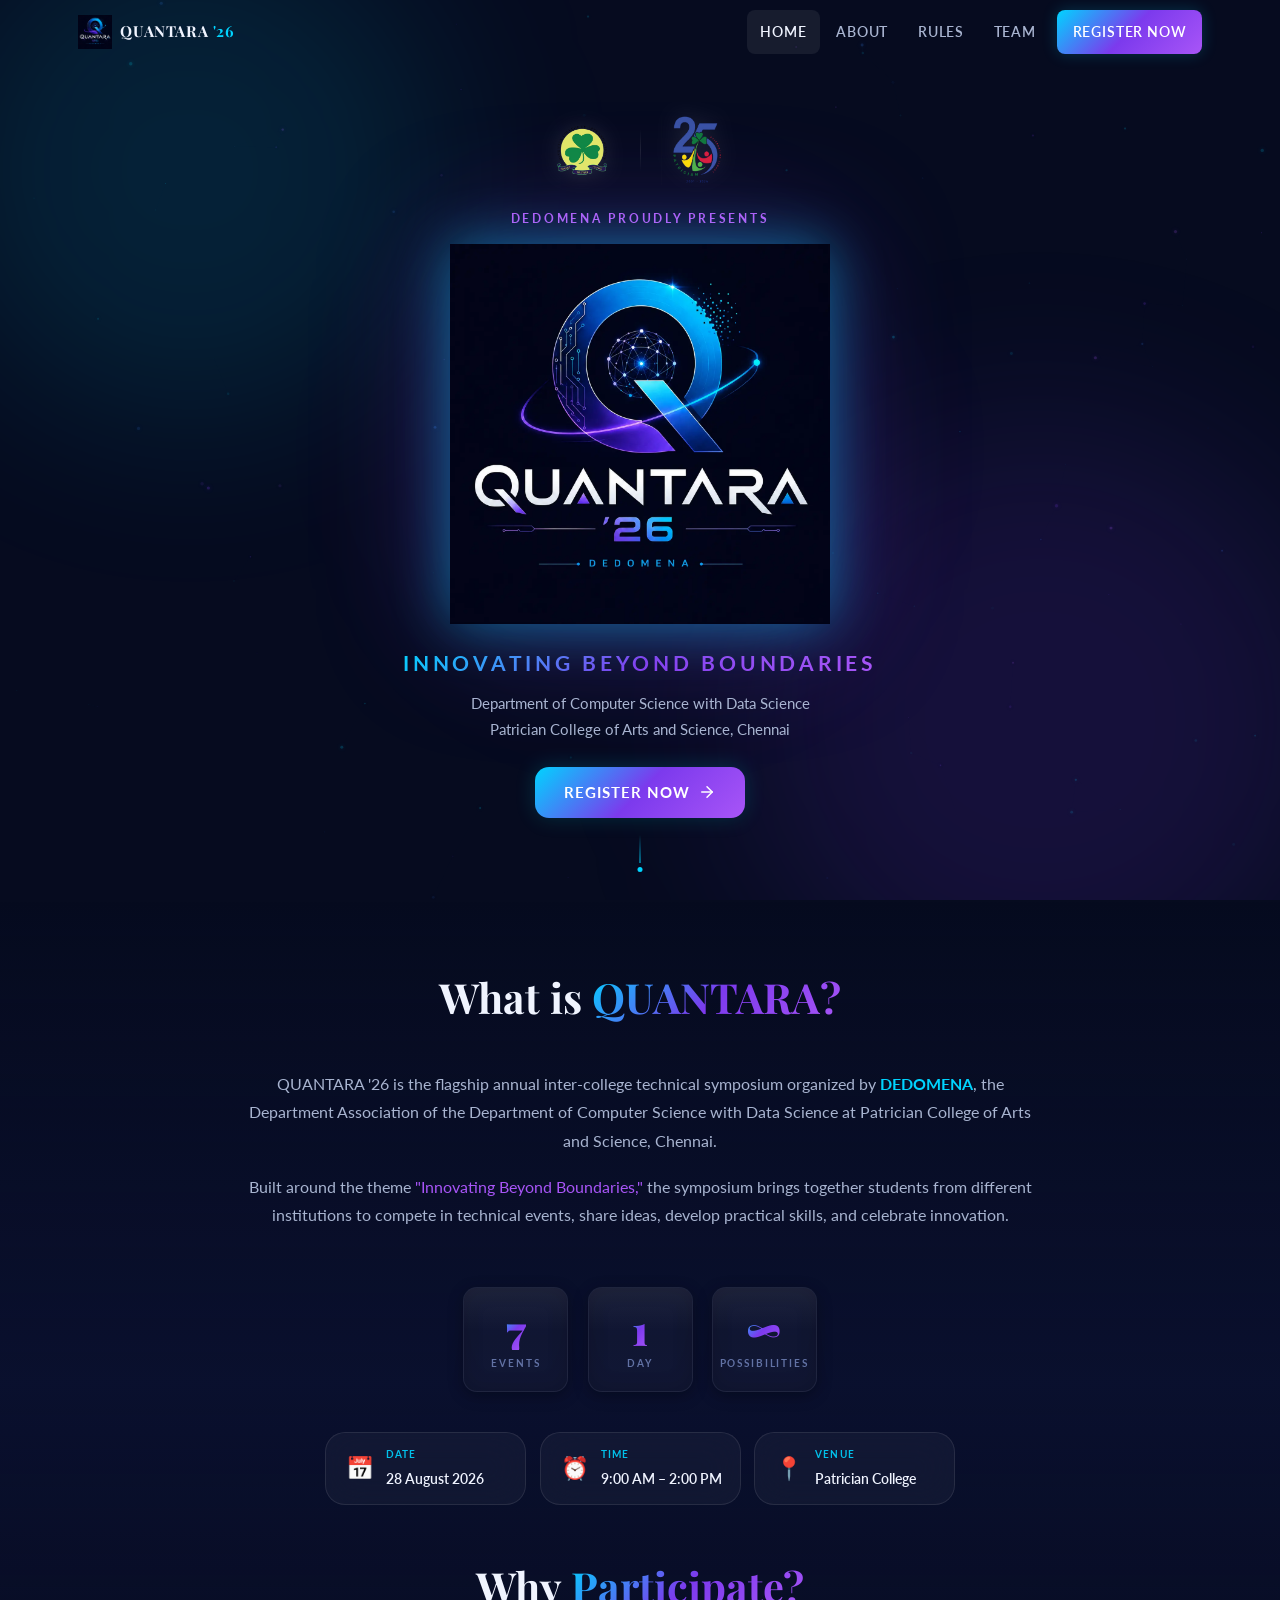
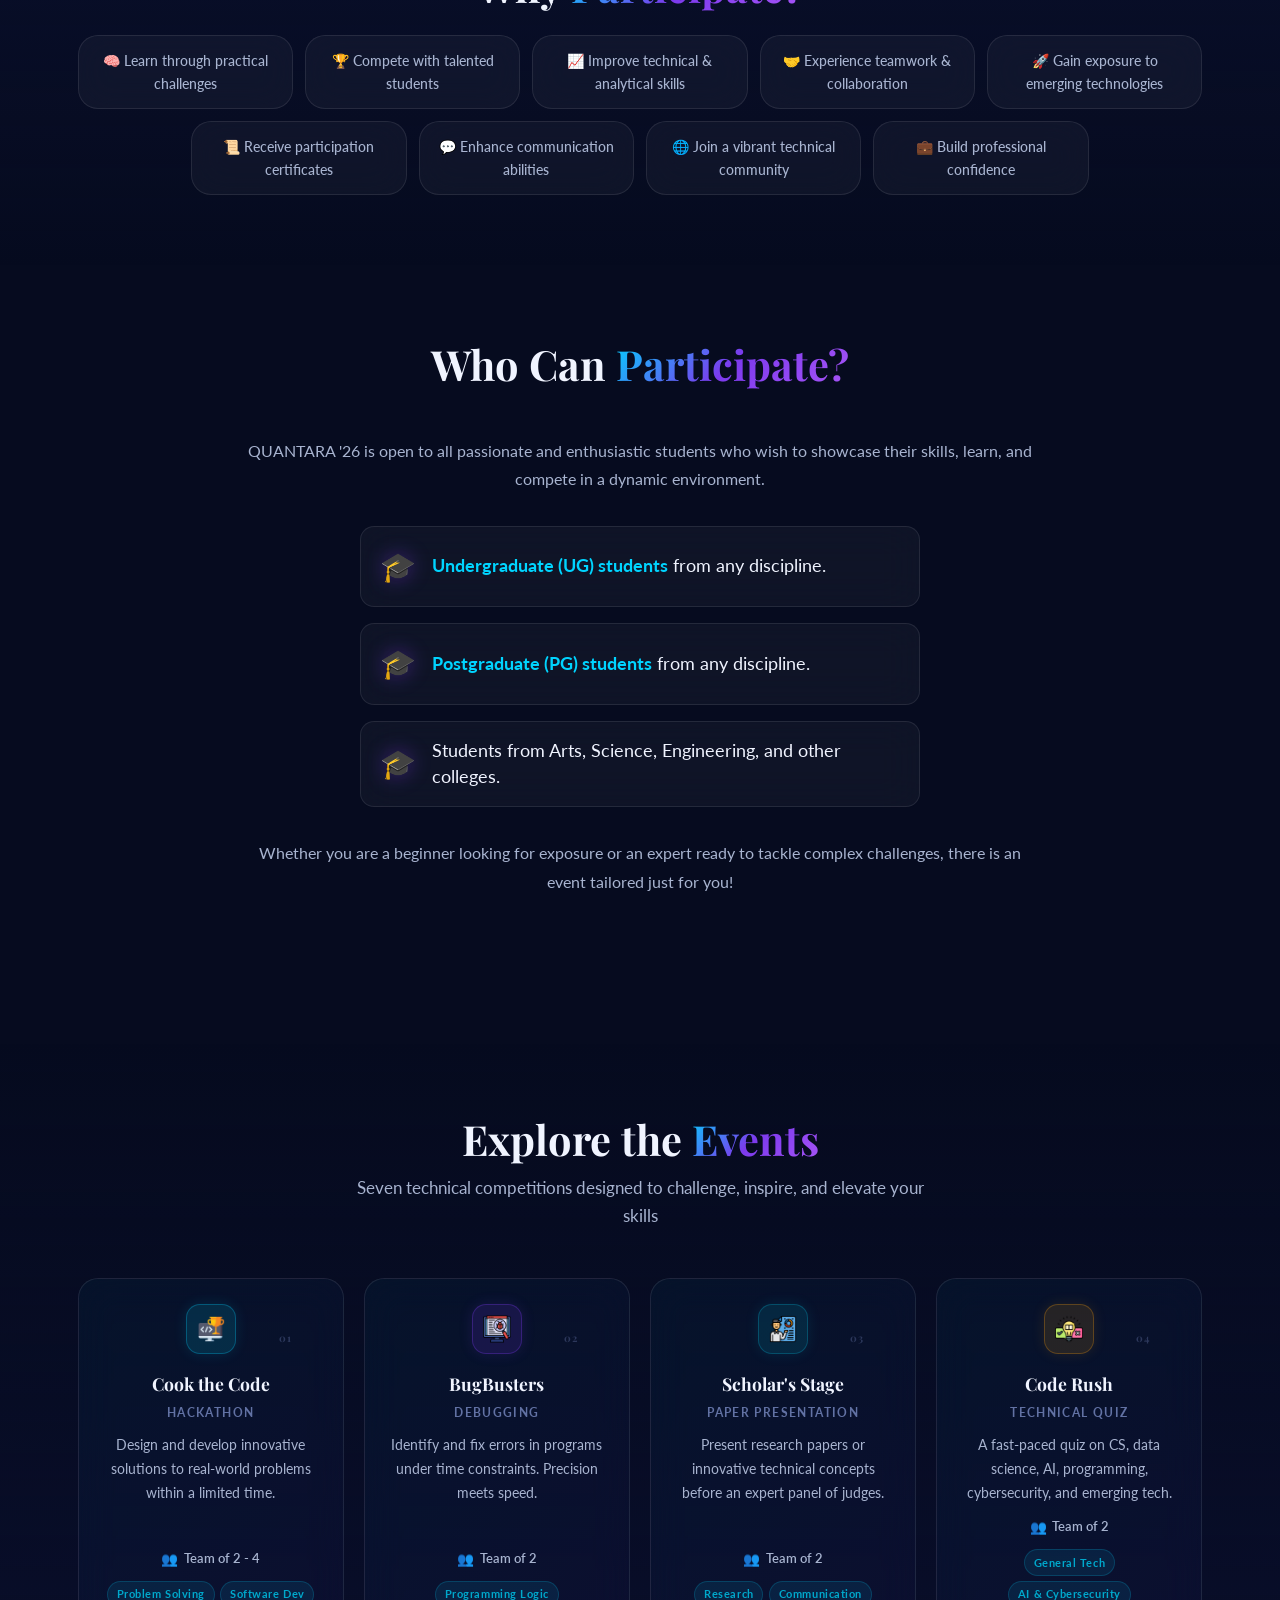
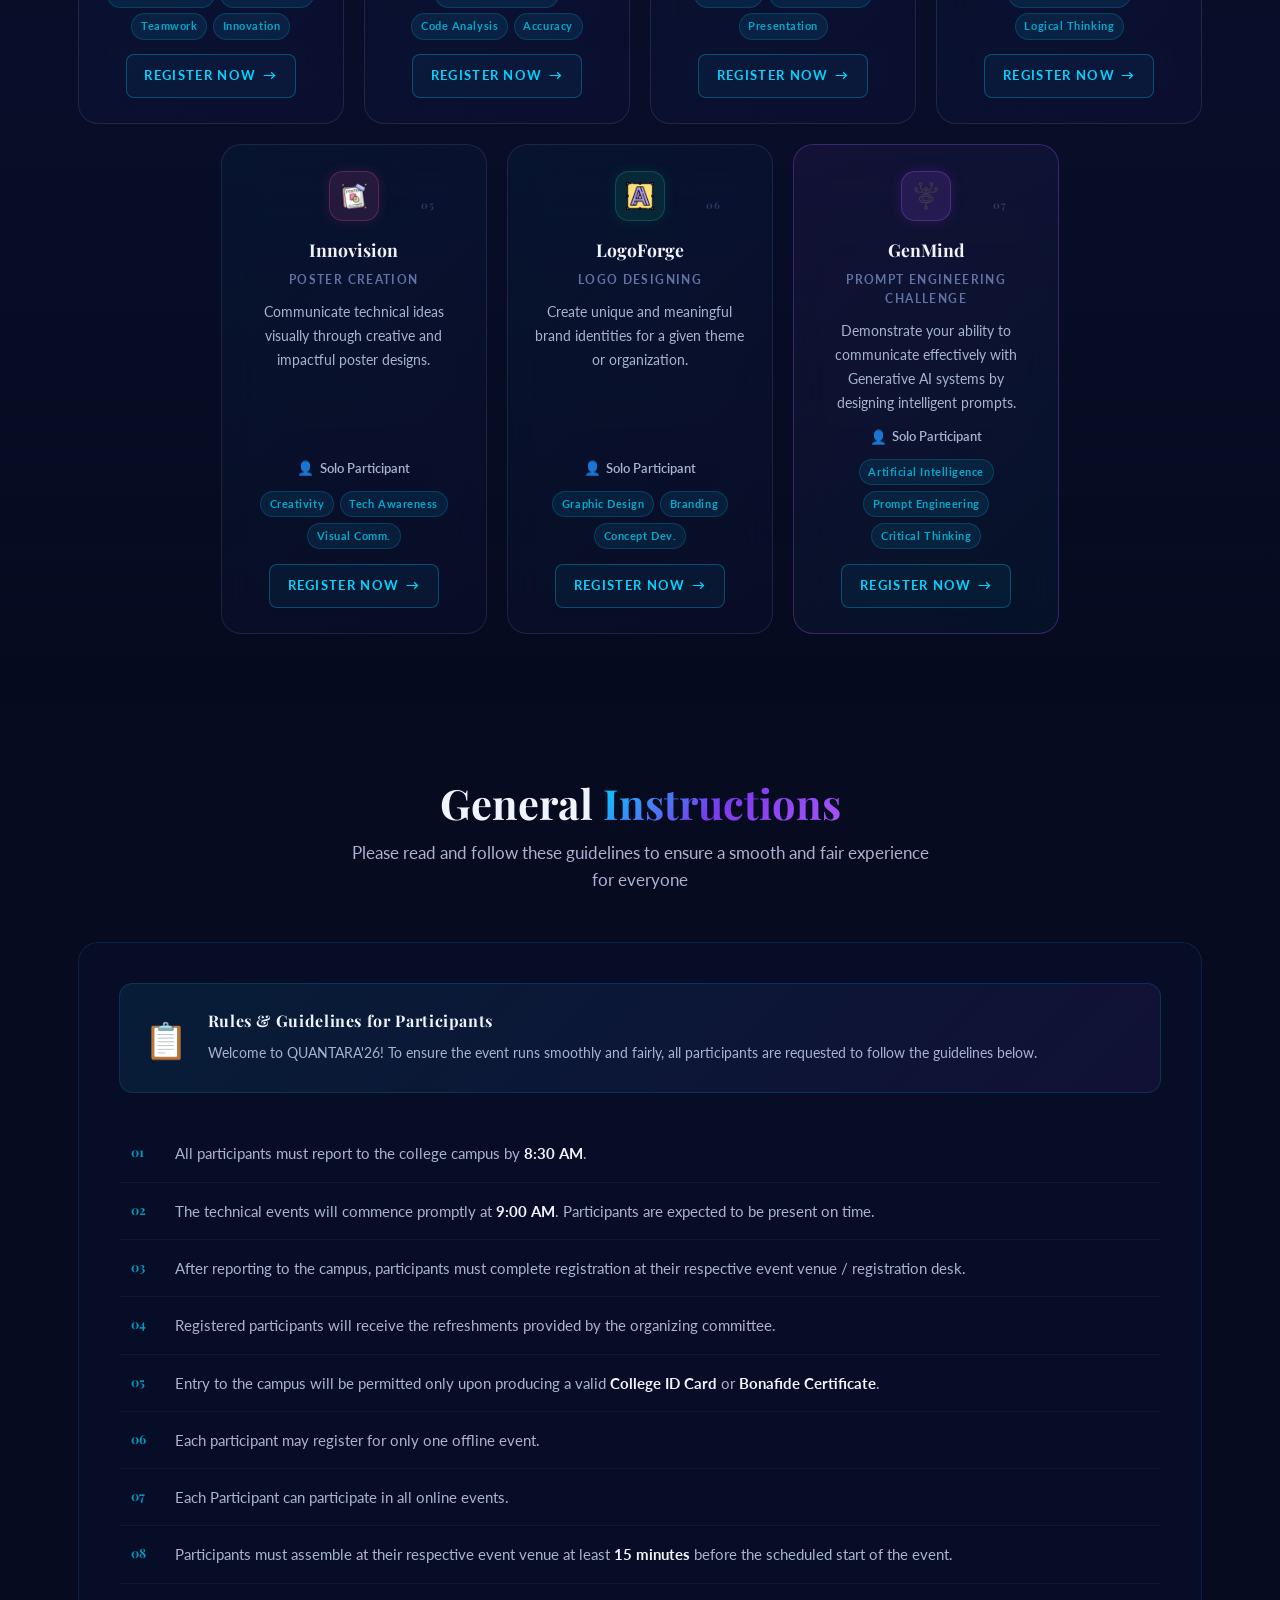
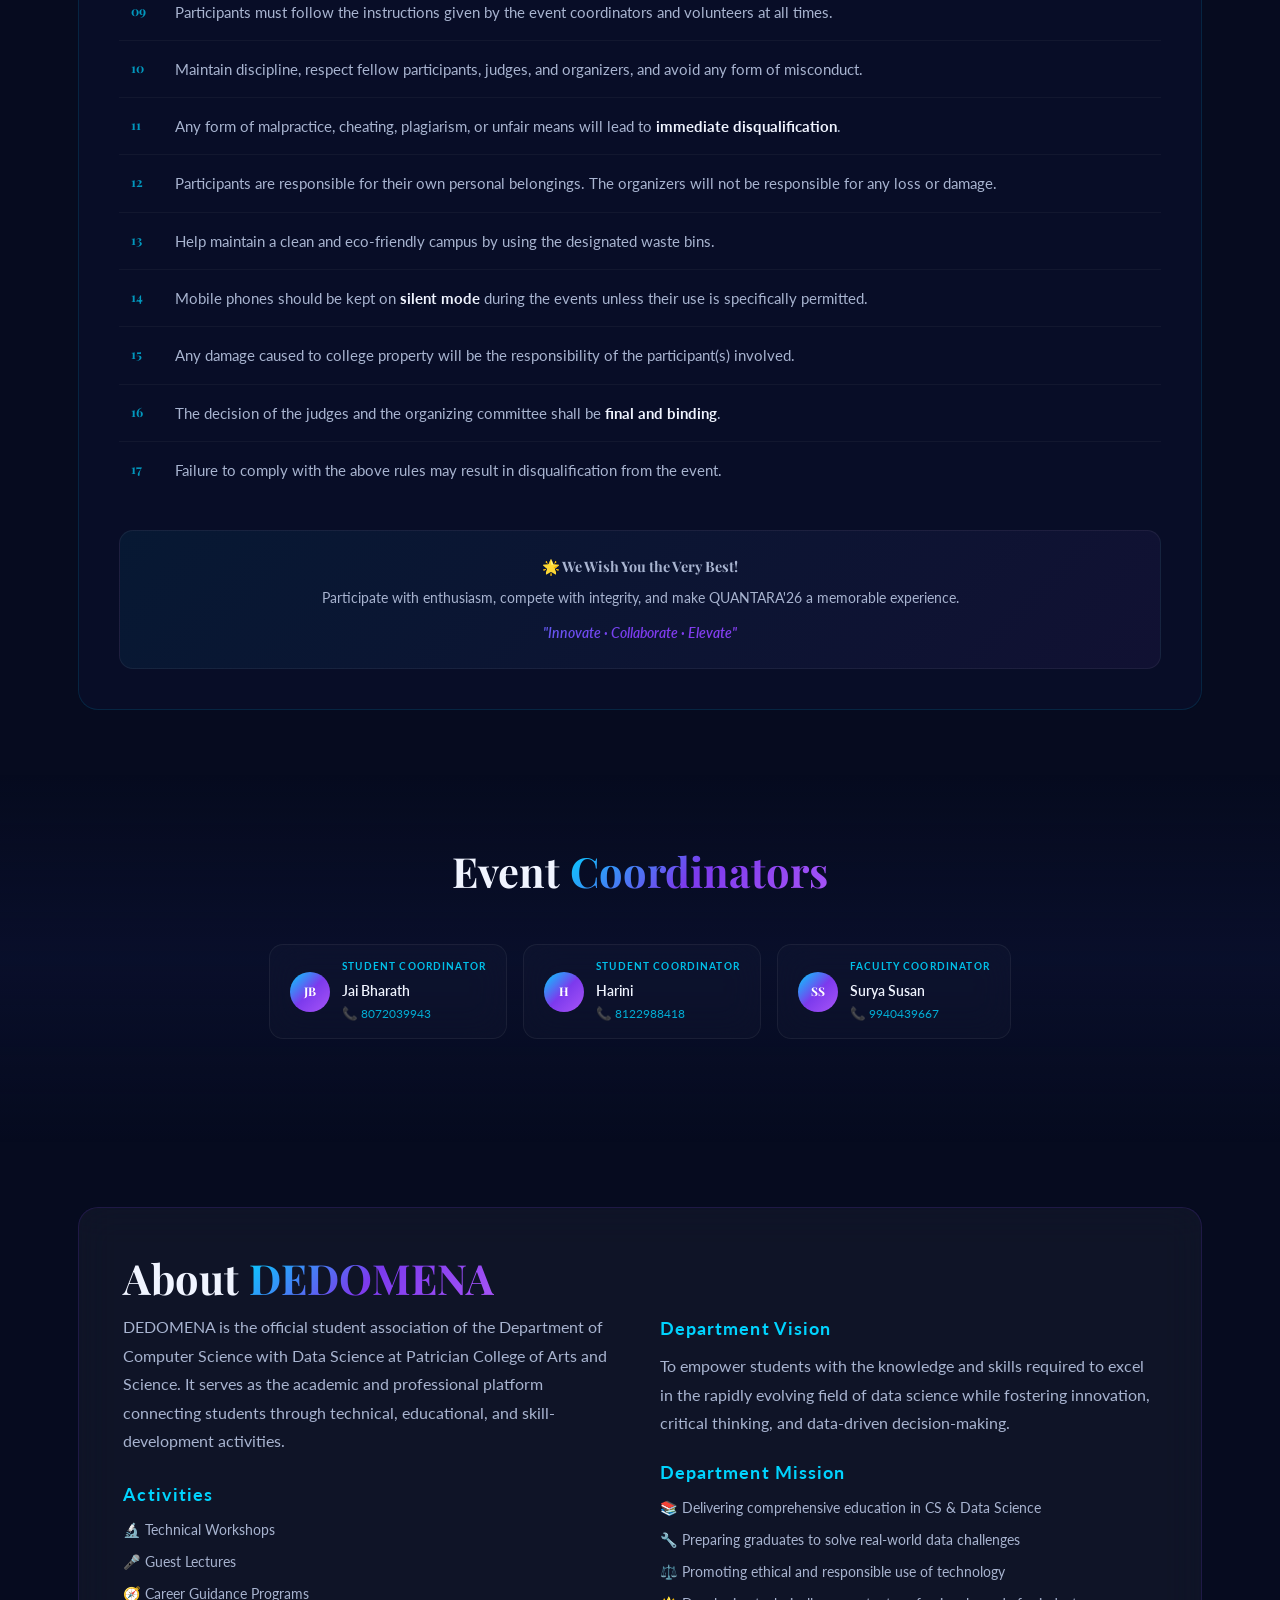
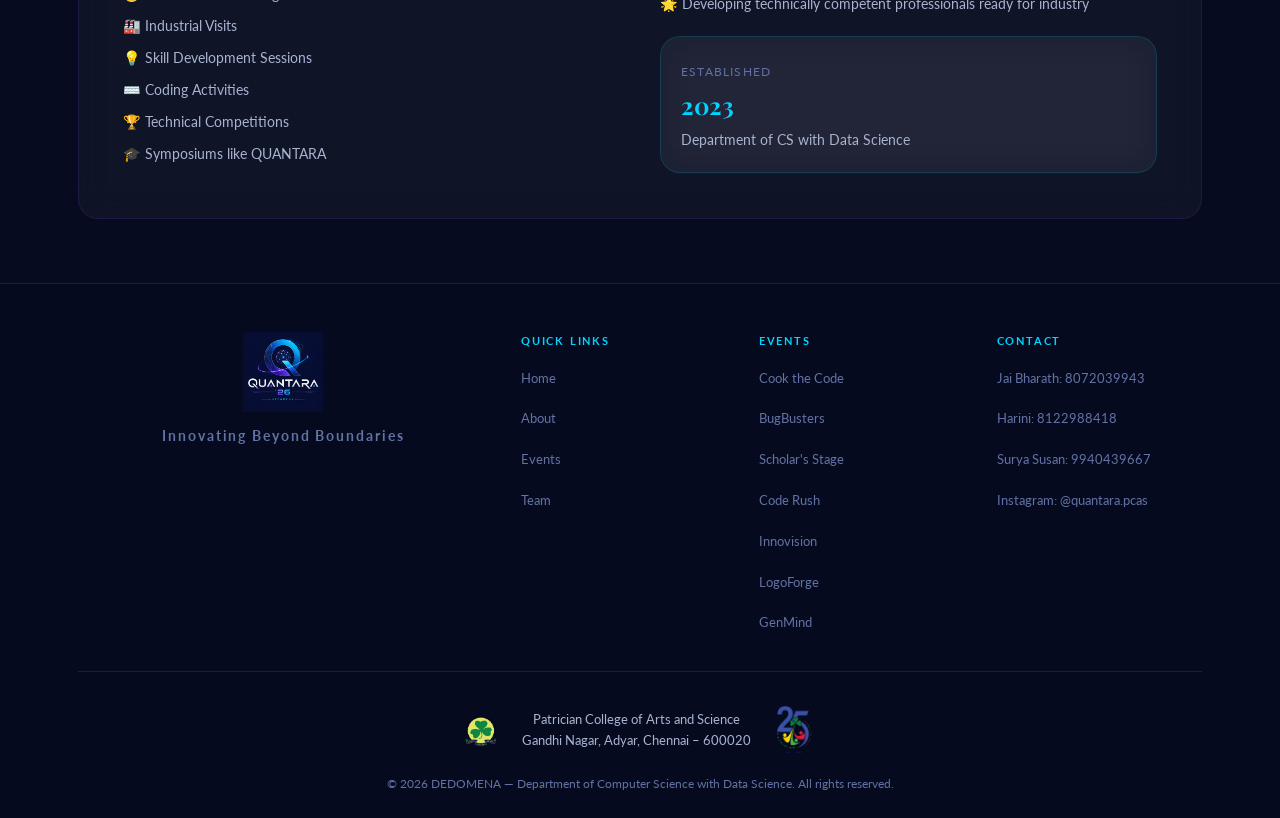
<file: index.html>
<!DOCTYPE html>
<html lang="en">
<head>
  <meta charset="UTF-8" />
  <meta name="viewport" content="width=device-width, initial-scale=1.0" />
  <meta name="google-site-verification" content="fx8BMz5oez5cr_twXdx6aqCPkj9SNU-4wcla9HkwSNA" />
  <!-- Google tag (gtag.js) -->
  <script async src="https://www.googletagmanager.com/gtag/js?id=G-M27L7E10VC"></script>
  <script>
    window.dataLayer = window.dataLayer || [];
    function gtag(){dataLayer.push(arguments);}
    gtag('js', new Date());
    gtag('config', 'G-M27L7E10VC');
  </script>
  <title>QUANTARA '26 — Inter-College Technical Symposium | 28 Aug 2026 | Patrician College, Chennai</title>
  <meta name="description" content="QUANTARA '26: The flagship inter-college tech symposium at Patrician College, Chennai on Aug 28, 2026. Register for Hackathon, Debugging, AI, and Design events!" />
  <meta name="keywords" content="QUANTARA 26, DEDOMENA, Patrician College, technical symposium, hackathon, inter-college event, Chennai" />
  <meta property="og:title" content="QUANTARA '26 — Inter-College Technical Symposium | 28 Aug 2026, Chennai" />
  <meta property="og:description" content="Join the flagship inter-college technical symposium on 28 August 2026 at Patrician College, Chennai." />
  <link rel="preconnect" href="https://fonts.googleapis.com" />
  <link rel="preconnect" href="https://fonts.gstatic.com" crossorigin />
  <link href="https://fonts.googleapis.com/css2?family=Lato:wght@300;400;700&family=Playfair+Display:wght@400;500;600;700&display=swap" rel="stylesheet" />
  <link rel="icon" type="image/png" href="logos/quantara-logo.png" />
  <link rel="stylesheet" href="style.css" />
  
  
  
  <script type="application/ld+json">
  {
    "@context": "https://schema.org",
    "@type": "Event",
    "name": "QUANTARA ’26",
    "description": "QUANTARA ’26 is the flagship national level inter-college technical symposium organized by Patrician College of Arts and Science, Chennai on 28 August 2026. Participate in hackathon, debugging, AI prompt engineering, paper presentation, quiz, poster design, and logo creation events.",
    "startDate": "2026-08-28T09:30:00+05:30",
    "endDate": "2026-08-28T17:30:00+05:30",
    "eventAttendanceMode": "https://schema.org/OfflineEventAttendanceMode",
    "eventStatus": "https://schema.org/EventScheduled",
    "image": [
      "https://quantara.org.in/logos/quantara-logo.png"
    ],
    "location": {
      "@type": "Place",
      "name": "Patrician College of Arts and Science",
      "address": {
        "@type": "PostalAddress",
        "addressLocality": "Chennai",
        "addressRegion": "Tamil Nadu",
        "addressCountry": "IN"
      }
    },
    "organizer": {
      "@type": "Organization",
      "name": "Patrician College of Arts and Science",
      "url": "https://quantara.org.in"
    },
    "offers": {
      "@type": "Offer",
      "url": "https://quantara.org.in/",
      "price": "0",
      "priceCurrency": "INR",
      "availability": "https://schema.org/InStock"
    },
    "url": "https://quantara.org.in/"
  }
  </script>
</head>
<body>

  <!-- ========== PARTICLE BACKGROUND ========== -->
  <canvas id="particleCanvas"></canvas>

  <!-- ========== NAVIGATION ========== -->
  <nav class="navbar" id="navbar">
    <div class="nav-container">
      <div class="nav-brand">
        <img src="logos/quantara-logo.webp" alt="QUANTARA '26 Logo" class="nav-logo" />
        <span class="nav-title">QUANTARA <span class="accent">'26</span></span>
      </div>
      <ul class="nav-links" id="navLinks">
        <li><a href="#home" class="nav-link active" id="nav-home">Home</a></li>
        <li><a href="#about" class="nav-link" id="nav-about">About</a></li>
        <li><a href="#general-rules" class="nav-link" id="nav-rules">Rules</a></li>
        <li><a href="#coordinators" class="nav-link" id="nav-coordinators">Team</a></li>
        <li><a href="#events" class="nav-link register-btn" id="nav-explore">Register Now</a></li>
      </ul>
      <button class="hamburger" id="hamburger" aria-label="Toggle menu">
        <span></span><span></span><span></span>
      </button>
    </div>
  </nav>

  <!-- ========== HERO SECTION ========== -->
  <section class="hero" id="home">
    <div class="hero-glow g1" aria-hidden="true"></div>
    <div class="hero-glow g2" aria-hidden="true"></div>
    <div class="hero-glow g3" aria-hidden="true"></div>

    <div class="hero-content">
      <div class="hero-logos">
        <img src="logos/patrician-logo.webp" alt="Patrician College Logo" class="hero-college-logo" />
        <div class="hero-divider-v"></div>
        <img src="logos/25-years.webp" alt="25 Years Celebrating Legacy" class="hero-anni-logo" />
      </div>

      <div class="hero-badge">DEDOMENA proudly presents</div>

      <div class="hero-main-logo">
        <img src="logos/quantara-logo.webp" alt="QUANTARA '26" class="hero-quantara-logo" />
      </div>

      <p class="hero-tagline">Innovating Beyond Boundaries</p>
      <p class="hero-subtitle">Department of Computer Science with Data Science<br />Patrician College of Arts and Science, Chennai</p>

      <div class="hero-countdown" id="heroCountdown">
        <div class="cd-box">
          <span class="cd-val" id="cdDays">00</span>
          <span class="cd-label">Days</span>
        </div>
        <div class="cd-box">
          <span class="cd-val" id="cdHours">00</span>
          <span class="cd-label">Hours</span>
        </div>
        <div class="cd-box">
          <span class="cd-val" id="cdMinutes">00</span>
          <span class="cd-label">Minutes</span>
        </div>
        <div class="cd-box">
          <span class="cd-val" id="cdSeconds">00</span>
          <span class="cd-label">Seconds</span>
        </div>
      </div>

      <div class="hero-actions">
        <a href="#events" class="btn btn-primary" id="explore-events-btn">
          <span>Register Now</span>
          <svg xmlns="http://www.w3.org/2000/svg" width="18" height="18" viewBox="0 0 24 24" fill="none" stroke="currentColor" stroke-width="2" stroke-linecap="round" stroke-linejoin="round"><path d="M5 12h14"/><path d="m12 5 7 7-7 7"/></svg>
        </a>
      </div>
    </div>

    <div class="scroll-indicator" aria-hidden="true">
      <div class="scroll-line"></div>
      <div class="scroll-dot"></div>
    </div>
  </section>

  <!-- ========== ABOUT SECTION ========== -->
  <section class="section about-section" id="about">
    <div class="container">
      <div class="section-header">

        <h2 class="section-title">What is <span class="gradient-text">QUANTARA?</span></h2>
      </div>

      <div class="about-grid">
        <div class="about-text">
          <p class="about-para">
            QUANTARA '26 is the flagship annual inter-college technical symposium organized by <strong>DEDOMENA</strong>, the Department Association of the Department of Computer Science with Data Science at Patrician College of Arts and Science, Chennai.
          </p>
          <p class="about-para">
            Built around the theme <em>"Innovating Beyond Boundaries,"</em> the symposium brings together students from different institutions to compete in technical events, share ideas, develop practical skills, and celebrate innovation.
          </p>
        </div>

        <!-- Stats — spans full width on desktop, sits between text & cards on mobile -->
        <div class="about-highlights">
          <div class="highlight-item">
            <span class="highlight-number">7</span>
            <span class="highlight-label">Events</span>
          </div>
          <div class="highlight-item">
            <span class="highlight-number">1</span>
            <span class="highlight-label">Day</span>
          </div>
          <div class="highlight-item">
            <span class="highlight-number">∞</span>
            <span class="highlight-label">Possibilities</span>
          </div>
        </div>

        <div class="about-cards">
          <div class="info-card glass-card">
            <div class="info-icon">📅</div>
            <div class="info-content">
              <span class="info-label">Date</span>
              <span class="info-value">28 August 2026</span>
            </div>
          </div>
          <div class="info-card glass-card">
            <div class="info-icon">⏰</div>
            <div class="info-content">
              <span class="info-label">Time</span>
              <span class="info-value">9:00 AM – 2:00 PM</span>
            </div>
          </div>
          <a href="https://maps.google.com/maps?q=Patrician%20College%20of%20Arts%20and%20Science,%20Chennai" target="_blank" rel="noopener noreferrer" class="info-card glass-card" style="text-decoration: none;">
            <div class="info-icon">📍</div>
            <div class="info-content">
              <span class="info-label">Venue</span>
              <span class="info-value">Patrician College</span>
            </div>
          </a>

        </div>
      </div>

      <!-- Why Participate -->

      <div class="why-participate">
        <h3 class="section-title" style="text-align:center;margin-bottom:1.5rem;">Why <span class="gradient-text">Participate?</span></h3>
        <div class="why-grid">
          <div class="why-item glass-card">🧠 Learn through practical challenges</div>
          <div class="why-item glass-card">🏆 Compete with talented students</div>
          <div class="why-item glass-card">📈 Improve technical &amp; analytical skills</div>
          <div class="why-item glass-card">🤝 Experience teamwork &amp; collaboration</div>
          <div class="why-item glass-card">🚀 Gain exposure to emerging technologies</div>
          <div class="why-item glass-card">📜 Receive participation certificates</div>
          <div class="why-item glass-card">💬 Enhance communication abilities</div>
          <div class="why-item glass-card">🌐 Join a vibrant technical community</div>
          <div class="why-item glass-card">💼 Build professional confidence</div>
        </div>
      </div>

    </div>
  </section>

  <!-- ========== ELIGIBILITY SECTION ========== -->
  <section class="section eligibility-section" id="eligibility">
    <div class="container">
      <div class="section-header">
        <h2 class="section-title">Who Can <span class="gradient-text">Participate?</span></h2>
      </div>
      <div class="about-grid">
        <div class="about-text">
          <p class="about-para">
            QUANTARA '26 is open to all passionate and enthusiastic students who wish to showcase their skills, learn, and compete in a dynamic environment.
          </p>
          <div class="eligibility-box-list">
            <div class="glass-card eligibility-box">
              <span class="eligibility-box-icon">🎓</span> 
              <div class="eligibility-box-text"><strong>Undergraduate (UG) students</strong> from any discipline.</div>
            </div>
            <div class="glass-card eligibility-box">
              <span class="eligibility-box-icon">🎓</span> 
              <div class="eligibility-box-text"><strong>Postgraduate (PG) students</strong> from any discipline.</div>
            </div>
            <div class="glass-card eligibility-box">
              <span class="eligibility-box-icon">🎓</span> 
              <div class="eligibility-box-text">Students from Arts, Science, Engineering, and other colleges.</div>
            </div>
          </div>
          <p class="about-para">
            Whether you are a beginner looking for exposure or an expert ready to tackle complex challenges, there is an event tailored just for you!
          </p>
        </div>
      </div>
    </div>
  </section>

  <!-- ========== EVENTS SECTION ========== -->
  <section class="section events-section" id="events">
    <div class="container">
      <div class="section-header">

        <h2 class="section-title">Explore the <span class="gradient-text">Events</span></h2>
        <p class="section-desc">Seven technical competitions designed to challenge, inspire, and elevate your skills</p>
      </div>

      <div class="events-grid">

        <!-- Event 1: Cook the Code -->
        <div class="event-card glass-card" id="event-hackathon">
          <div class="event-card-top">
            <div class="event-icon-wrap" style="background:rgba(0,212,255,0.13);border:1px solid rgba(0,212,255,0.28);box-shadow:0 0 14px rgba(0,212,255,0.12);">
              <img src="logos/hackathon.png" alt="Cook the Code" class="event-icon-img" />
            </div>
            <div class="event-number">01</div>
          </div>
          <h3 class="event-title">Cook the Code</h3>
          <p class="event-subtitle">Hackathon</p>
          <p class="event-desc">Design and develop innovative solutions to real-world problems within a limited time.</p>
          <div class="event-meta">
            <div class="event-team">
              <span class="meta-icon">👥</span>
              <span>Team of 2 - 4</span>
            </div>
          </div>
          <div class="event-focus">
            <span class="focus-tag">Problem Solving</span>
            <span class="focus-tag">Software Dev</span>
            <span class="focus-tag">Teamwork</span>
            <span class="focus-tag">Innovation</span>
          </div>
          <a href="Events/hackathon.html" class="event-register-btn">
            Register Now <span>→</span>
          </a>
        </div>

        <!-- Event 2: BugBusters -->
        <div class="event-card glass-card" id="event-debugging">
          <div class="event-card-top">
            <div class="event-icon-wrap" style="background:rgba(124,58,237,0.15);border:1px solid rgba(124,58,237,0.3);box-shadow:0 0 14px rgba(124,58,237,0.15);">
              <img src="logos/debugging.png" alt="BugBusters" class="event-icon-img" />
            </div>
            <div class="event-number">02</div>
          </div>
          <h3 class="event-title">BugBusters</h3>
          <p class="event-subtitle">Debugging</p>
          <p class="event-desc">Identify and fix errors in programs under time constraints. Precision meets speed.</p>
          <div class="event-meta">
            <div class="event-team">
              <span class="meta-icon">👥</span>
              <span>Team of 2</span>
            </div>
          </div>
          <div class="event-focus">
            <span class="focus-tag">Programming Logic</span>
            <span class="focus-tag">Code Analysis</span>
            <span class="focus-tag">Accuracy</span>
          </div>
          <a href="Events/debugging.html" class="event-register-btn">
            Register Now <span>→</span>
          </a>
        </div>

        <!-- Event 3: Scholar's Stage -->
        <div class="event-card glass-card" id="event-paper">
          <div class="event-card-top">
            <div class="event-icon-wrap" style="background:rgba(6,182,212,0.13);border:1px solid rgba(6,182,212,0.28);box-shadow:0 0 14px rgba(6,182,212,0.12);">
              <img src="logos/paper-presentation.png" alt="Scholar's Stage" class="event-icon-img" />
            </div>
            <div class="event-number">03</div>
          </div>
          <h3 class="event-title">Scholar's Stage</h3>
          <p class="event-subtitle">Paper Presentation</p>
          <p class="event-desc">Present research papers or innovative technical concepts before an expert panel of judges.</p>
          <div class="event-meta">
            <div class="event-team">
              <span class="meta-icon">👥</span>
              <span>Team of 2</span>
            </div>
          </div>
          <div class="event-focus">
            <span class="focus-tag">Research</span>
            <span class="focus-tag">Communication</span>
            <span class="focus-tag">Presentation</span>
          </div>
          <a href="Events/ppt.html" class="event-register-btn">
            Register Now <span>→</span>
          </a>
        </div>

        <!-- Event 4: Code Rush -->
        <div class="event-card glass-card" id="event-quiz">
          <div class="event-card-top">
            <div class="event-icon-wrap" style="background:rgba(245,158,11,0.13);border:1px solid rgba(245,158,11,0.28);box-shadow:0 0 14px rgba(245,158,11,0.12);">
              <img src="logos/quiz.png" alt="Code Rush" class="event-icon-img" />
            </div>
            <div class="event-number">04</div>
          </div>
          <h3 class="event-title">Code Rush</h3>
          <p class="event-subtitle">Technical Quiz</p>
          <p class="event-desc">A fast-paced quiz on CS, data science, AI, programming, cybersecurity, and emerging tech.</p>
          <div class="event-meta">
            <div class="event-team">
              <span class="meta-icon">👥</span>
              <span>Team of 2</span>
            </div>
          </div>
          <div class="event-focus">
            <span class="focus-tag">General Tech</span>
            <span class="focus-tag">AI &amp; Cybersecurity</span>
            <span class="focus-tag">Logical Thinking</span>
          </div>
          <a href="Events/quiz.html" class="event-register-btn">
            Register Now <span>→</span>
          </a>
        </div>

        <!-- Event 5: Innovision -->
        <div class="event-card glass-card" id="event-poster">
          <div class="event-card-top">
            <div class="event-icon-wrap" style="background:rgba(236,72,153,0.13);border:1px solid rgba(236,72,153,0.28);box-shadow:0 0 14px rgba(236,72,153,0.12);">
              <img src="logos/poster-design.png" alt="Innovision" class="event-icon-img" />
            </div>
            <div class="event-number">05</div>
          </div>
          <h3 class="event-title">Innovision</h3>
          <p class="event-subtitle">Poster Creation</p>
          <p class="event-desc">Communicate technical ideas visually through creative and impactful poster designs.</p>
          <div class="event-meta">
            <div class="event-team">
              <span class="meta-icon">👤</span>
              <span>Solo Participant</span>
            </div>
          </div>
          <div class="event-focus">
            <span class="focus-tag">Creativity</span>
            <span class="focus-tag">Tech Awareness</span>
            <span class="focus-tag">Visual Comm.</span>
          </div>
          <a href="Events/postercreation.html" class="event-register-btn">
            Register Now <span>→</span>
          </a>
        </div>

        <!-- Event 6: LogoForge -->
        <div class="event-card glass-card" id="event-logo">
          <div class="event-card-top">
            <div class="event-icon-wrap" style="background:rgba(16,185,129,0.13);border:1px solid rgba(16,185,129,0.28);box-shadow:0 0 14px rgba(16,185,129,0.12);">
              <img src="logos/logo.png" alt="LogoForge" class="event-icon-img" />
            </div>
            <div class="event-number">06</div>
          </div>
          <h3 class="event-title">LogoForge</h3>
          <p class="event-subtitle">Logo Designing</p>
          <p class="event-desc">Create unique and meaningful brand identities for a given theme or organization.</p>
          <div class="event-meta">
            <div class="event-team">
              <span class="meta-icon">👤</span>
              <span>Solo Participant</span>
            </div>
          </div>
          <div class="event-focus">
            <span class="focus-tag">Graphic Design</span>
            <span class="focus-tag">Branding</span>
            <span class="focus-tag">Concept Dev.</span>
          </div>
          <a href="Events/logocreation.html" class="event-register-btn">
            Register Now <span>→</span>
          </a>
        </div>

        <!-- Event 7: GenMind -->
        <div class="event-card glass-card event-card--featured" id="event-genmind">
          <div class="event-card-top">
            <div class="event-icon-wrap" style="background:rgba(168,85,247,0.15);border:1px solid rgba(168,85,247,0.3);box-shadow:0 0 14px rgba(168,85,247,0.15);">
              <img src="logos/Prompt-engineering.png" alt="GenMind" class="event-icon-img" />
            </div>
            <div class="event-number">07</div>
          </div>
          <h3 class="event-title">GenMind</h3>
          <p class="event-subtitle">Prompt Engineering Challenge</p>
          <p class="event-desc">Demonstrate your ability to communicate effectively with Generative AI systems by designing intelligent prompts.</p>
          <div class="event-meta">
            <div class="event-team">
              <span class="meta-icon">👤</span>
              <span>Solo Participant</span>
            </div>
          </div>
          <div class="event-focus">
            <span class="focus-tag">Artificial Intelligence</span>
            <span class="focus-tag">Prompt Engineering</span>
            <span class="focus-tag">Critical Thinking</span>
          </div>
          <a href="Events/promptengineering.html" class="event-register-btn">
            Register Now <span>→</span>
          </a>
        </div>

      </div>
    </div>
  </section>



  <!-- ========== GENERAL INSTRUCTIONS ========== -->
  <section class="section general-rules-section" id="general-rules">
    <div class="container">
      <div class="section-header">
        <h2 class="section-title">General <span class="gradient-text">Instructions</span></h2>
        <p class="section-desc">Please read and follow these guidelines to ensure a smooth and fair experience for everyone</p>
      </div>

      <div class="rules-wrapper glass-card">
        <div class="rules-banner">
          <span class="rules-banner-icon">📋</span>
          <div>
            <h3>Rules &amp; Guidelines for Participants</h3>
            <p>Welcome to QUANTARA'26! To ensure the event runs smoothly and fairly, all participants are requested to follow the guidelines below.</p>
          </div>
        </div>

        <ol class="rules-list">
          <li>All participants must report to the college campus by <strong>8:30 AM</strong>.</li>
          <li>The technical events will commence promptly at <strong>9:00 AM</strong>. Participants are expected to be present on time.</li>
          <li>After reporting to the campus, participants must complete registration at their respective event venue / registration desk.</li>
          <li>Registered participants will receive the refreshments provided by the organizing committee.</li>
          <li>Entry to the campus will be permitted only upon producing a valid <strong>College ID Card</strong> or <strong>Bonafide Certificate</strong>.</li>
          <li>Each participant may register for only one offline event.</li>
          <li>Each Participant can participate in all online events.</li>
          <li>Participants must assemble at their respective event venue at least <strong>15 minutes</strong> before the scheduled start of the event.</li>
          <li>Participants must follow the instructions given by the event coordinators and volunteers at all times.</li>
          <li>Maintain discipline, respect fellow participants, judges, and organizers, and avoid any form of misconduct.</li>
          <li>Any form of malpractice, cheating, plagiarism, or unfair means will lead to <strong>immediate disqualification</strong>.</li>
          <li>Participants are responsible for their own personal belongings. The organizers will not be responsible for any loss or damage.</li>
          <li>Help maintain a clean and eco-friendly campus by using the designated waste bins.</li>
          <li>Mobile phones should be kept on <strong>silent mode</strong> during the events unless their use is specifically permitted.</li>
          <li>Any damage caused to college property will be the responsibility of the participant(s) involved.</li>
          <li>The decision of the judges and the organizing committee shall be <strong>final and binding</strong>.</li>
          <li>Failure to comply with the above rules may result in disqualification from the event.</li>
        </ol>

        <div class="rules-footer-note">
          <p class="rules-wish">🌟 We Wish You the Very Best!</p>
          <p>Participate with enthusiasm, compete with integrity, and make QUANTARA'26 a memorable experience.</p>
          <p class="rules-motto"><em>"Innovate · Collaborate · Elevate"</em></p>
        </div>
      </div>
    </div>
  </section>

  <!-- ========== COORDINATORS SECTION ========== -->
  <section class="section coordinators-section" id="coordinators">
    <div class="container">
      <div class="section-header">

        <h2 class="section-title">Event <span class="gradient-text">Coordinators</span></h2>
      </div>

      <div class="coord-strip" style="margin-bottom: 2rem;">
        <div class="coord-chip glass-card" id="coord-student">
          <div class="cc-avatar">JB</div>
          <div class="cc-info">
            <span class="cc-role">Student Coordinator</span>
            <span class="cc-name">Jai Bharath</span>
            <a href="tel:8072039943" class="cc-phone">📞 8072039943</a>
          </div>
        </div>
        <div class="coord-chip glass-card" id="coord-student-2">
          <div class="cc-avatar">H</div>
          <div class="cc-info">
            <span class="cc-role">Student Coordinator</span>
            <span class="cc-name">Harini</span>
            <a href="tel:8122988418" class="cc-phone">📞 8122988418</a>
          </div>
        </div>
        <div class="coord-chip glass-card" id="coord-faculty">
          <div class="cc-avatar">SS</div>
          <div class="cc-info">
            <span class="cc-role">Faculty Coordinator</span>
            <span class="cc-name">Surya Susan</span>
            <a href="tel:9940439667" class="cc-phone">📞 9940439667</a>
          </div>
        </div>
      </div>


    </div>
  </section>

  <!-- ========== ABOUT DEDOMENA ========== -->
  <section class="section dedomena-section" id="dedomena">
    <div class="container">
      <div class="dedomena-wrap glass-card">
        <div class="dedomena-left">

          <h2 class="section-title">About <span class="gradient-text">DEDOMENA</span></h2>
          <p class="about-para">DEDOMENA is the official student association of the Department of Computer Science with Data Science at Patrician College of Arts and Science. It serves as the academic and professional platform connecting students through technical, educational, and skill-development activities.</p>

          <h3 class="sub-section-title" style="margin-top: 1.5rem;">Activities</h3>
          <ul class="dedomena-list">
            <li>🔬 Technical Workshops</li>
            <li>🎤 Guest Lectures</li>
            <li>🧭 Career Guidance Programs</li>
            <li>🏭 Industrial Visits</li>
            <li>💡 Skill Development Sessions</li>
            <li>⌨️ Coding Activities</li>
            <li>🏆 Technical Competitions</li>
            <li>🎓 Symposiums like QUANTARA</li>
          </ul>
        </div>
        <div class="dedomena-right">
          <div class="dedomena-block">
            <h3 class="sub-section-title">Department Vision</h3>
            <p class="about-para">To empower students with the knowledge and skills required to excel in the rapidly evolving field of data science while fostering innovation, critical thinking, and data-driven decision-making.</p>
          </div>

          <div class="dedomena-block">
            <h3 class="sub-section-title">Department Mission</h3>
            <ul class="dedomena-list">
              <li>📚 Delivering comprehensive education in CS &amp; Data Science</li>
              <li>🔧 Preparing graduates to solve real-world data challenges</li>
              <li>⚖️ Promoting ethical and responsible use of technology</li>
              <li>🌟 Developing technically competent professionals ready for industry</li>
            </ul>
          </div>

          <div class="dept-established glass-card">
            <span style="font-size: 0.75rem; color: var(--text-muted); text-transform: uppercase; letter-spacing: 0.1em;">Established</span>
            <span class="dept-year">2023</span>
            <span style="font-size: 0.85rem; color: var(--text-secondary);">Department of CS with Data Science</span>
          </div>
        </div>
      </div>
    </div>
  </section>

  <!-- ========== FOOTER ========== -->
  <footer class="footer">
    <div class="container">
      <div class="footer-top">
        <div class="footer-brand">
          <img src="logos/quantara-logo.webp" alt="QUANTARA '26" class="footer-logo" />
          <p class="footer-tagline"><b>Innovating Beyond Boundaries</b></p>
        </div>
        <div class="footer-links-col">
          <h4>Quick Links</h4>
          <a href="#home">Home</a>
          <a href="#about">About</a>
          <a href="#events">Events</a>
          <a href="#coordinators">Team</a>

        </div>
        <div class="footer-links-col">
          <h4>Events</h4>
          <a href="Events/hackathon.html">Cook the Code</a>
          <a href="Events/debugging.html">BugBusters</a>
          <a href="Events/ppt.html">Scholar's Stage</a>
          <a href="Events/quiz.html">Code Rush</a>
          <a href="Events/postercreation.html">Innovision</a>
          <a href="Events/logocreation.html">LogoForge</a>
          <a href="Events/promptengineering.html">GenMind</a>
        </div>
        <div class="footer-links-col">
          <h4>Contact</h4>
          <a href="tel:8072039943">Jai Bharath: 8072039943</a>
          <a href="tel:8122988418">Harini: 8122988418</a>
          <a href="tel:9940439667">Surya Susan: 9940439667</a>
          <a href="https://www.instagram.com/quantara.pcas?igsh=Y3Rwamh5ZWlzMXpl" target="_blank" rel="noopener noreferrer">Instagram: @quantara.pcas</a>
        </div>
      </div>
      <div class="footer-bottom">
        <div class="footer-college">
          <img src="logos/patrician-logo.webp" alt="Patrician College" class="footer-college-logo" />
          <div>
            <p>Patrician College of Arts and Science</p>
            <p>Gandhi Nagar, Adyar, Chennai – 600020</p>
          </div>
          <img src="logos/25-years.webp" alt="25 Years Celebrating Legacy" class="footer-anni-logo" />
        </div>
        <p class="footer-copy">© 2026 DEDOMENA — Department of Computer Science with Data Science. All rights reserved.</p>
      </div>
    </div>
  </footer>

  <script src="script.js"></script>
</body>
</html>
</file>
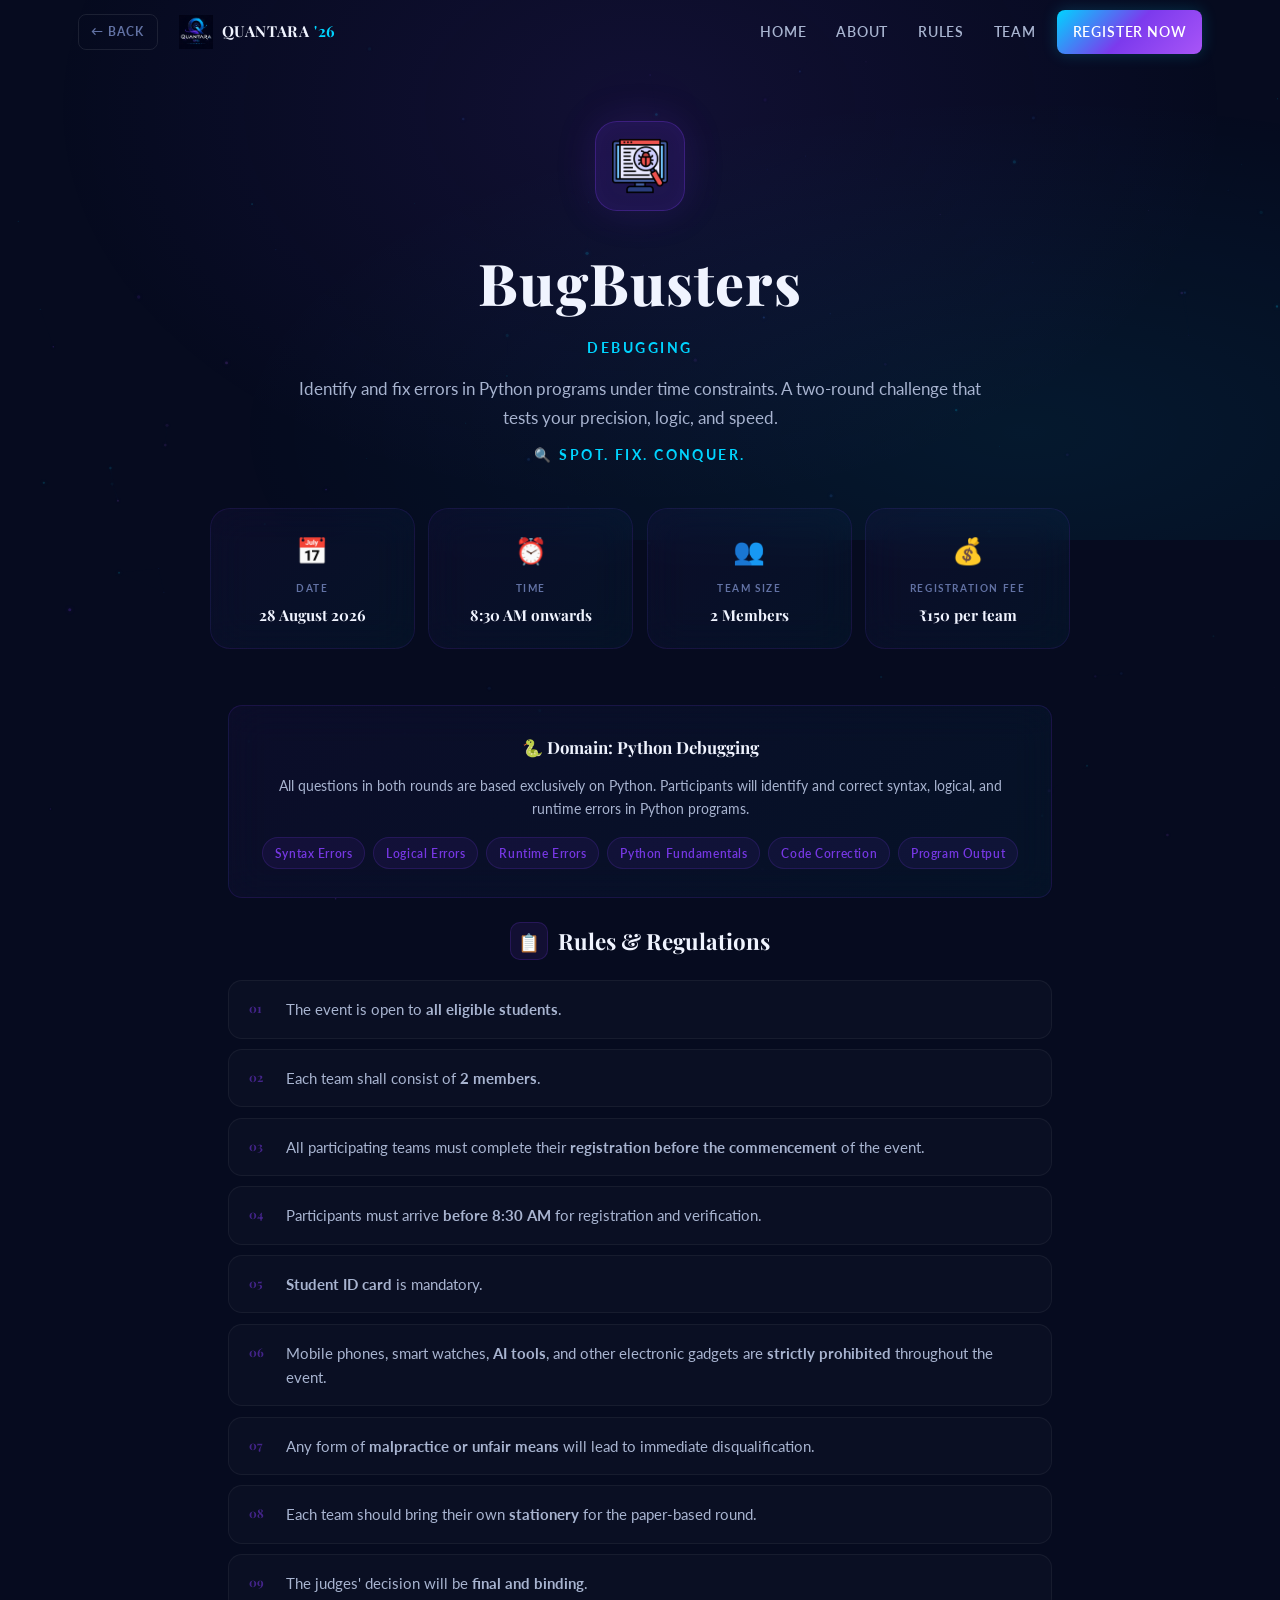
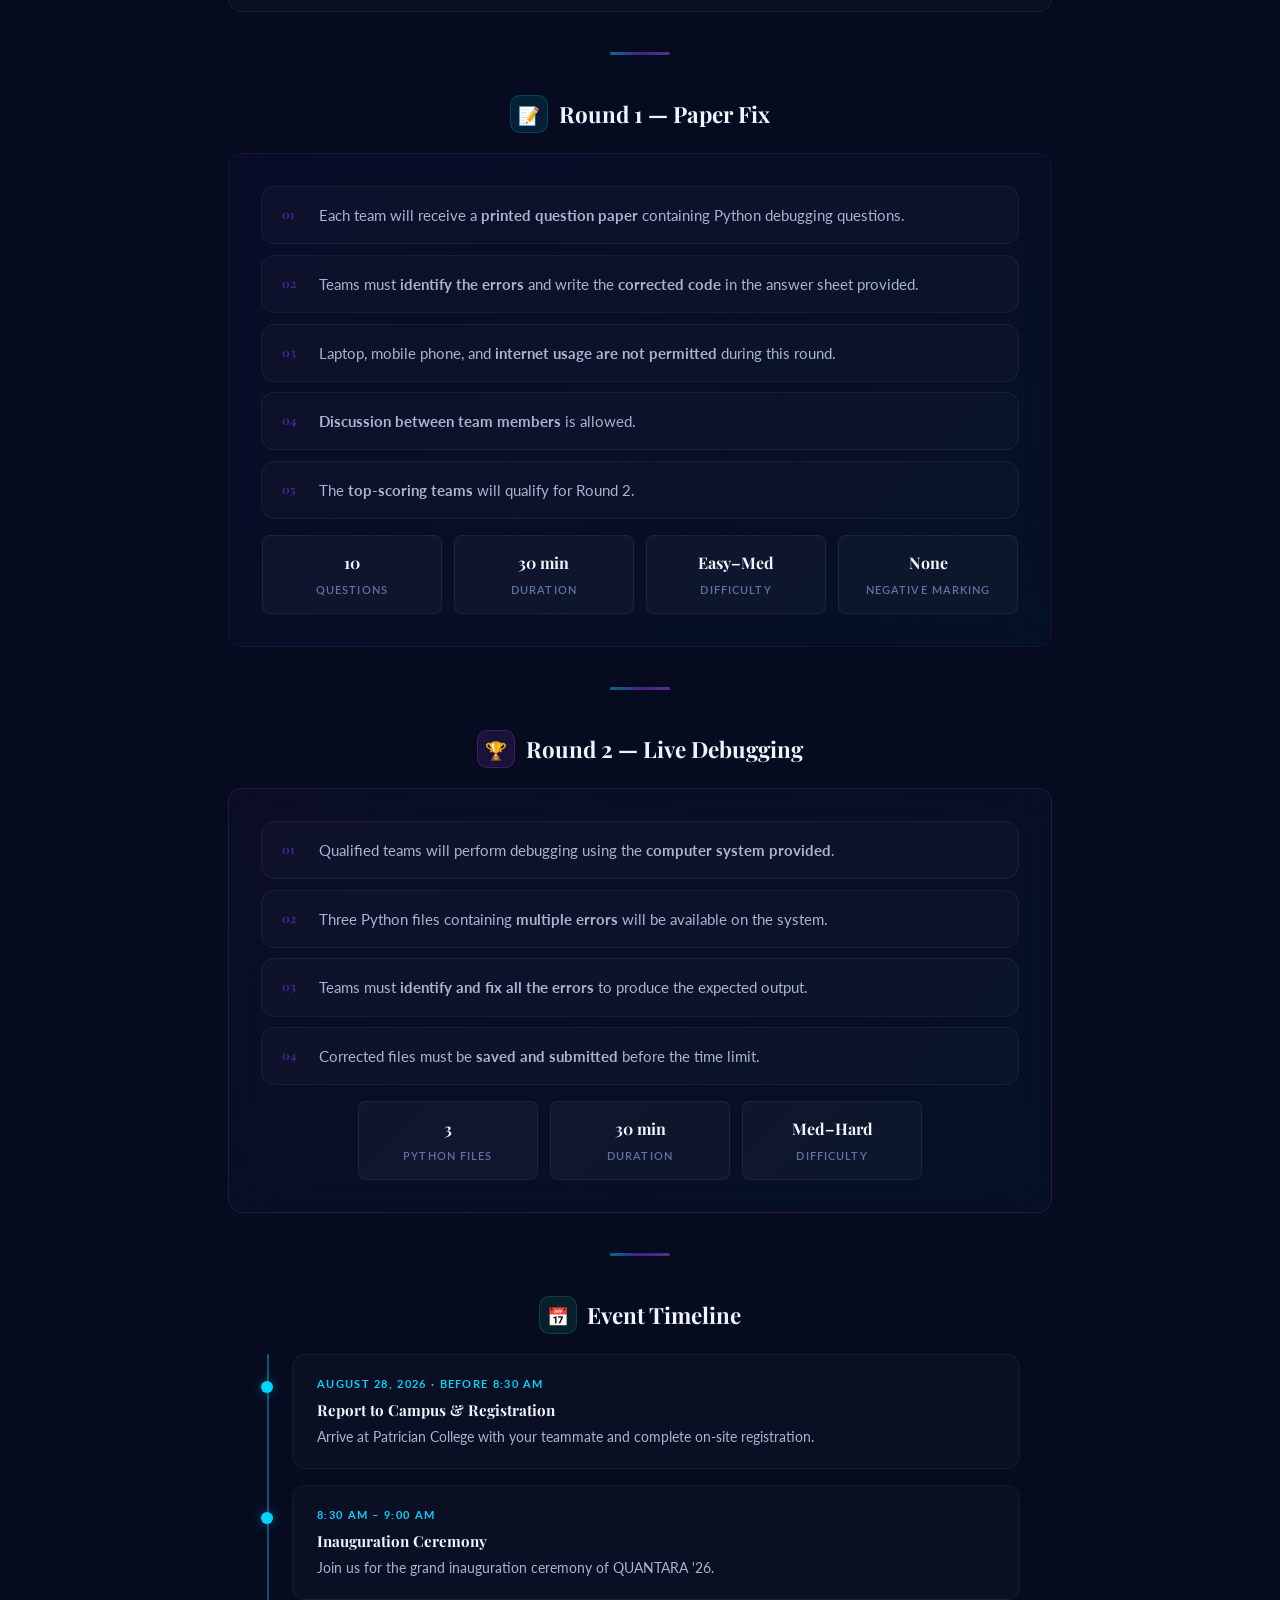
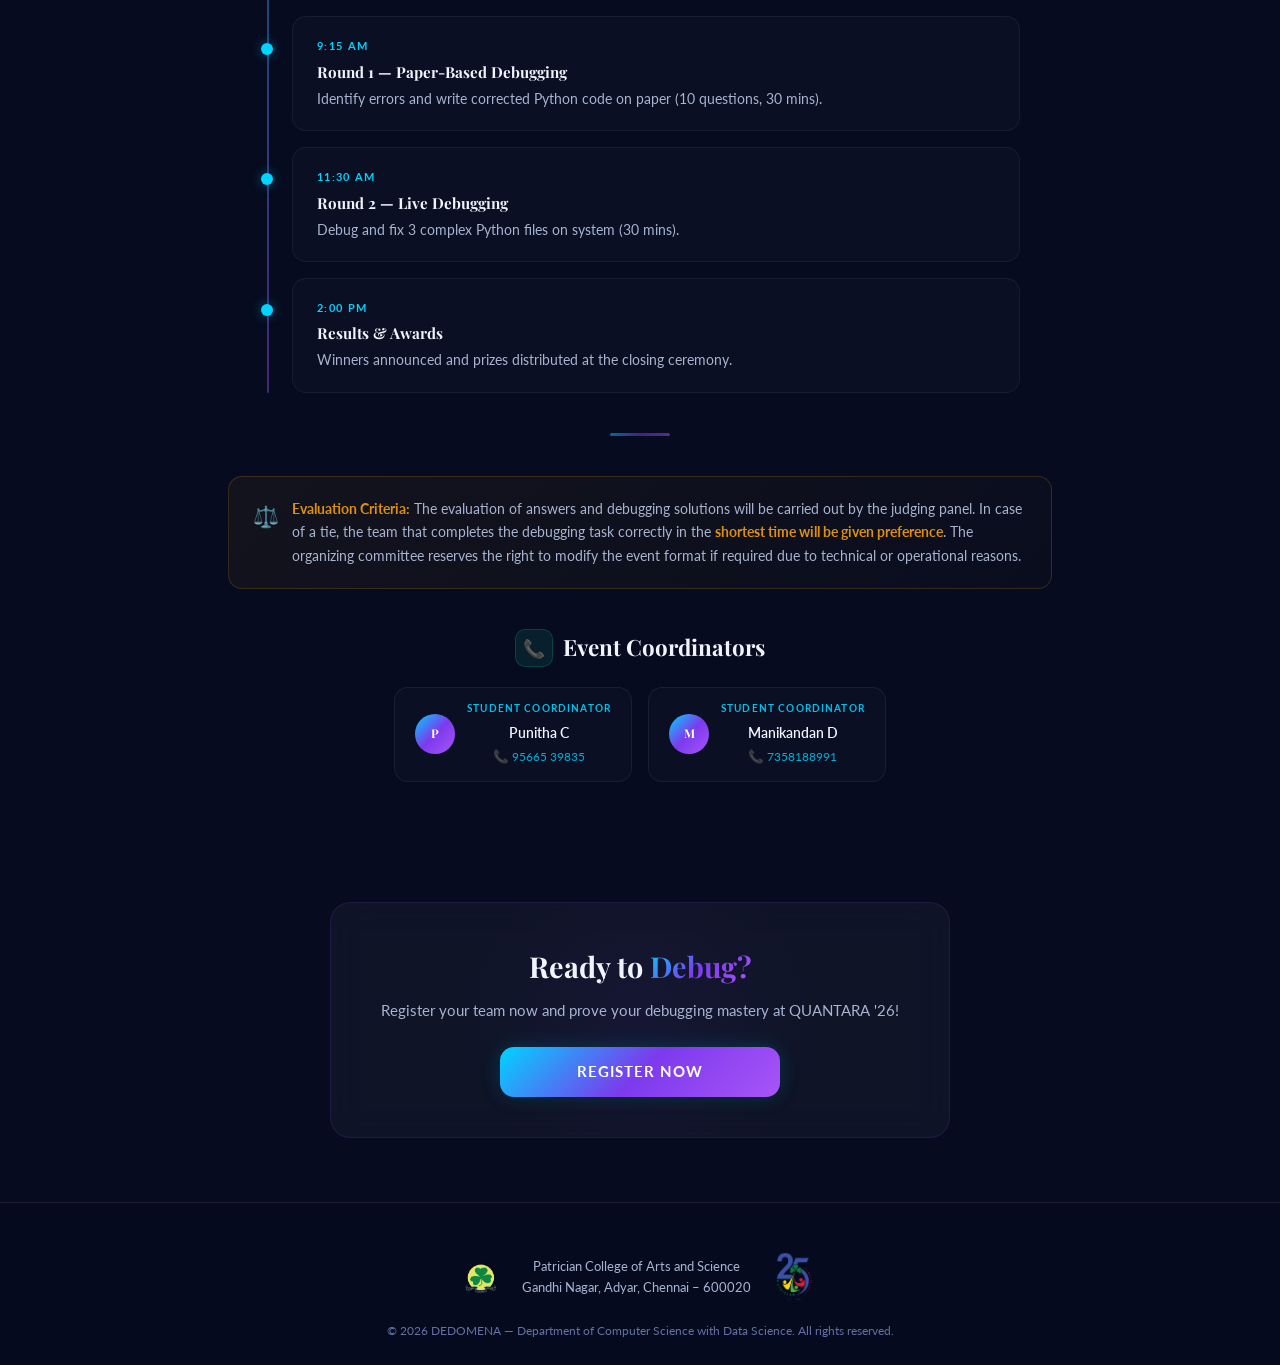
<file: Events/debugging.html>
<!DOCTYPE html>
<html lang="en">
<head>
  <meta charset="UTF-8" />
  <meta name="viewport" content="width=device-width, initial-scale=1.0" />
  <meta name="google-site-verification" content="fx8BMz5oez5cr_twXdx6aqCPkj9SNU-4wcla9HkwSNA" />
  <!-- Google tag (gtag.js) -->
  <script async src="https://www.googletagmanager.com/gtag/js?id=G-M27L7E10VC"></script>
  <script>
    window.dataLayer = window.dataLayer || [];
    function gtag(){dataLayer.push(arguments);}
    gtag('js', new Date());
    gtag('config', 'G-M27L7E10VC');
  </script>
  <title>BugBusters — Debugging Challenge | Rounds, Rules & Marking Scheme | QUANTARA '26</title>
  <meta name="description" content="Join BugBusters Debugging Challenge at QUANTARA '26. Test your Python skills, fix errors under time constraints, and win at Patrician College, Chennai. Register!" />
  <link rel="preconnect" href="https://fonts.googleapis.com" />
  <link rel="preconnect" href="https://fonts.gstatic.com" crossorigin />
  <link href="https://fonts.googleapis.com/css2?family=Lato:wght@300;400;700&family=Playfair+Display:wght@400;500;600;700&display=swap" rel="stylesheet" />
  <link rel="icon" type="image/png" href="../logos/quantara-logo.png" />
  <link rel="stylesheet" href="../style.css" />
  <style>
    /* ── Hero ── */
    .event-page-hero {
      min-height: 60vh;
      display: flex;
      align-items: center;
      justify-content: center;
      text-align: center;
      padding: calc(var(--nav-h) + 3rem) var(--side-pad) 3rem;
      position: relative;
      overflow: hidden;
    }
    .event-page-hero::before {
      content: '';
      position: absolute;
      inset: 0;
      background:
        radial-gradient(ellipse at 50% 20%, rgba(124,58,237,0.1), transparent 65%),
        radial-gradient(ellipse at 80% 80%, rgba(0,212,255,0.07), transparent 55%);
      pointer-events: none;
    }
    .event-hero-content {
      position: relative;
      z-index: 1;
      max-width: 720px;
    }
    .event-hero-icon-img { width: 56px; height: 56px; object-fit: contain; }
    .event-hero-icon {
      width: 90px; height: 90px;
      border-radius: 22px;
      display: inline-flex; align-items: center; justify-content: center;
      font-size: 2.5rem;
      margin-bottom: 1.5rem;
      background: rgba(124,58,237,0.15);
      border: 1px solid rgba(124,58,237,0.3);
      box-shadow: 0 0 40px rgba(124,58,237,0.15), inset 0 0 20px rgba(124,58,237,0.05);
    }
    .event-hero-title {
      font-family: var(--font-heading);
      font-size: clamp(2.2rem, 7vw, 3.6rem);
      font-weight: 800;
      color: var(--text-primary);
      margin-bottom: 0.4rem;
      letter-spacing: 0.02em;
    }
    .event-hero-subtitle {
      font-family: var(--font-sub);
      font-size: 0.85rem;
      font-weight: 700;
      letter-spacing: 0.18em;
      text-transform: uppercase;
      color: var(--cyan);
      margin-bottom: 1rem;
    }
    .event-hero-desc {
      font-size: 1.05rem;
      color: var(--text-secondary);
      line-height: 1.7;
    }
    .mobile-register-btn {
      display: none;
      margin-top: 0.8rem;
      box-shadow: 0 0 25px rgba(0,212,255,0.35), 0 0 60px rgba(0,212,255,0.15), 0 4px 15px rgba(0,0,0,0.3);
    }

    /* ── Quick Info Strip ── */
    .quick-info {
      padding: 0 var(--side-pad);
      margin-top: -2rem;
      position: relative;
      z-index: 2;
    }
    .quick-info-grid {
      display: grid;
      grid-template-columns: repeat(auto-fit, minmax(180px, 1fr));
      gap: 0.85rem;
      max-width: 860px;
      margin: 0 auto;
    }
    .qi-card {
      display: flex;
      flex-direction: column;
      align-items: center;
      text-align: center;
      gap: 0.4rem;
      padding: 1.25rem 1rem;
      border-color: rgba(124,58,237,0.12);
      background: linear-gradient(135deg, rgba(124,58,237,0.05), rgba(0,212,255,0.04));
    }
    .qi-icon {
      font-size: 1.6rem;
      margin-bottom: 0.15rem;
    }
    .qi-label {
      font-family: var(--font-sub);
      font-size: 0.62rem;
      font-weight: 700;
      letter-spacing: 0.16em;
      text-transform: uppercase;
      color: var(--text-muted);
    }
    .qi-value {
      font-family: var(--font-heading);
      font-size: 0.95rem;
      font-weight: 700;
      color: var(--text-primary);
    }

    /* ── Content Sections ── */
    .rules-content {
      max-width: 860px;
      margin: 0 auto;
      padding: 3.5rem var(--side-pad) 2rem;
    }

    .rules-block {
      margin-bottom: 2.5rem;
    }
    .rules-block-title {
      font-family: var(--font-heading);
      font-size: clamp(1.15rem, 3vw, 1.4rem);
      font-weight: 700;
      color: var(--text-primary);
      margin-bottom: 1.25rem;
      display: flex;
      align-items: center;
      justify-content: center;
      gap: 0.65rem;
    }
    .rules-block-title .rb-icon {
      width: 38px; height: 38px;
      border-radius: 10px;
      display: inline-flex;
      align-items: center;
      justify-content: center;
      font-size: 1.1rem;
      background: rgba(124,58,237,0.1);
      border: 1px solid rgba(124,58,237,0.2);
      flex-shrink: 0;
    }

    .rules-list {
      display: flex;
      flex-direction: column;
      gap: 0.65rem;
      list-style: none;
      counter-reset: rule-counter;
    }
    .rules-list li {
      counter-increment: rule-counter;
      display: flex;
      align-items: flex-start;
      gap: 0.85rem;
      padding: 1rem 1.25rem;
      border-radius: var(--radius-md);
      background: rgba(255,255,255,0.02);
      border: 1px solid rgba(255,255,255,0.05);
      transition: border-color 0.3s ease, background 0.3s ease;
    }
    .rules-list li:hover {
      border-color: rgba(124,58,237,0.15);
      background: rgba(124,58,237,0.03);
    }
    .rules-list li::before {
      content: counter(rule-counter, decimal-leading-zero);
      font-family: var(--font-heading);
      font-size: 0.75rem;
      font-weight: 700;
      color: rgba(124,58,237,0.85);
      opacity: 0.6;
      flex-shrink: 0;
      width: 24px;
      padding-top: 2px;
    }
    .rule-text {
      font-size: 0.92rem;
      color: var(--text-secondary);
      line-height: 1.65;
    }

    /* ── Round Detail Cards ── */
    .round-card {
      padding: 2rem;
      border-radius: var(--radius-md);
      background: linear-gradient(135deg, rgba(124,58,237,0.04), rgba(0,212,255,0.03));
      border: 1px solid rgba(124,58,237,0.12);
      margin-bottom: 1.5rem;
    }
    .round-card-title {
      font-family: var(--font-heading);
      font-size: 1.1rem;
      font-weight: 700;
      color: var(--text-primary);
      margin-bottom: 1rem;
      display: flex;
      align-items: center;
      gap: 0.5rem;
    }
    .round-card-title .round-badge {
      display: inline-flex;
      align-items: center;
      justify-content: center;
      padding: 0.25rem 0.65rem;
      border-radius: 6px;
      font-size: 0.65rem;
      font-weight: 700;
      letter-spacing: 0.1em;
      text-transform: uppercase;
      background: rgba(124,58,237,0.15);
      color: rgba(124,58,237,0.95);
      border: 1px solid rgba(124,58,237,0.25);
    }
    .round-stats {
      display: flex;
      flex-wrap: wrap;
      justify-content: center;
      gap: 0.75rem;
      margin-top: 1rem;
    }
    .round-stat {
      flex: 0 1 calc(25% - 0.6rem);
      min-width: 130px;
      display: flex;
      flex-direction: column;
      align-items: center;
      text-align: center;
      gap: 0.3rem;
      padding: 0.85rem 0.5rem;
      border-radius: var(--radius-sm);
      background: rgba(255,255,255,0.03);
      border: 1px solid rgba(255,255,255,0.06);
    }
    .round-stat-value {
      font-family: var(--font-heading);
      font-size: 1rem;
      font-weight: 700;
      color: var(--text-primary);
    }
    .round-stat-label {
      font-size: 0.7rem;
      font-weight: 600;
      letter-spacing: 0.1em;
      text-transform: uppercase;
      color: var(--text-muted);
    }

    /* ── Domain Card ── */
    .domain-card {
      padding: 1.75rem 2rem;
      border-radius: var(--radius-md);
      background: linear-gradient(135deg, rgba(124,58,237,0.05), rgba(0,212,255,0.04));
      border: 1px solid rgba(124,58,237,0.15);
      margin-bottom: 1.5rem;
      text-align: center;
    }
    .domain-title {
      font-family: var(--font-heading);
      font-size: 1.05rem;
      font-weight: 700;
      color: var(--text-primary);
      margin-bottom: 0.75rem;
    }
    .domain-desc {
      font-size: 0.9rem;
      color: var(--text-secondary);
      line-height: 1.65;
    }
    .domain-tags {
      display: flex;
      flex-wrap: wrap;
      gap: 0.5rem;
      justify-content: center;
      margin-top: 1rem;
    }
    .domain-tag {
      padding: 0.35rem 0.75rem;
      border-radius: 20px;
      font-size: 0.72rem;
      font-weight: 600;
      letter-spacing: 0.05em;
      color: rgba(124,58,237,0.95);
      background: rgba(124,58,237,0.08);
      border: 1px solid rgba(124,58,237,0.18);
    }

    /* ── Notice Card ── */
    .notice-card {
      display: flex;
      align-items: flex-start;
      gap: 0.85rem;
      padding: 1.25rem 1.5rem;
      border-radius: var(--radius-md);
      background: linear-gradient(135deg, rgba(245,158,11,0.06), rgba(245,158,11,0.02));
      border: 1px solid rgba(245,158,11,0.18);
      margin-bottom: 2.5rem;
    }
    .notice-icon {
      font-size: 1.3rem;
      flex-shrink: 0;
      padding-top: 2px;
    }
    .notice-text {
      font-size: 0.9rem;
      color: var(--text-secondary);
      line-height: 1.65;
    }
    .notice-text strong {
      color: rgba(245,158,11,0.9);
    }

    /* ── CTA ── */
    .event-cta {
      text-align: center;
      padding: 3rem var(--side-pad) 4rem;
    }
    .cta-card {
      max-width: 620px;
      margin: 0 auto;
      padding: 2.5rem 2rem;
      border-color: rgba(124,58,237,0.15);
      position: relative;
      overflow: hidden;
    }
    .cta-card::before {
      content: '';
      position: absolute;
      width: 350px; height: 350px;
      border-radius: 50%;
      background: radial-gradient(circle, rgba(124,58,237,0.06), transparent 70%);
      top: 50%; left: 50%;
      transform: translate(-50%, -50%);
      pointer-events: none;
    }
    .cta-title {
      font-family: var(--font-heading);
      font-size: clamp(1.3rem, 4vw, 1.8rem);
      font-weight: 700;
      color: var(--text-primary);
      margin-bottom: 0.5rem;
      position: relative;
    }
    .cta-desc {
      font-size: 0.92rem;
      color: var(--text-secondary);
      margin-bottom: 1.5rem;
      position: relative;
    }
    .cta-actions {
      display: flex;
      gap: 0.85rem;
      justify-content: center;
      flex-wrap: wrap;
      position: relative;
    }
    .event-back-link {
      display: inline-flex;
      align-items: center;
      gap: 0.4rem;
      font-family: var(--font-sub);
      font-size: 0.82rem;
      font-weight: 700;
      letter-spacing: 0.08em;
      text-transform: uppercase;
      color: var(--text-muted);
      padding: 0.6rem 1.1rem;
      border-radius: var(--radius-sm);
      border: 1px solid var(--glass-border);
      transition: all 0.3s ease;
      min-height: 44px;
    }
    .event-back-link:hover {
      color: var(--text-primary);
      border-color: rgba(124,58,237,0.3);
      background: rgba(124,58,237,0.06);
    }

    /* ── Divider ── */
    .section-divider {
      width: 60px;
      height: 3px;
      border-radius: 3px;
      background: var(--gradient-brand);
      margin: 0 auto 2.5rem;
      opacity: 0.5;
    }

    /* ── Tablet/Mobile adjustments ── */
    @media (max-width: 1024px) {
      .quick-info-grid {
        grid-template-columns: repeat(2, 1fr);
      }
    }
    @media (max-width: 600px) {
      .coord-strip {
        flex-direction: column;
        align-items: center;
      }
      .rules-list li {
        padding: 0.85rem 1rem;
      }
      .cta-actions {
        flex-direction: column-reverse;
        align-items: center;
      }
      .hide-on-mobile {
        display: none !important;
      }
      .round-stats {
        grid-template-columns: repeat(2, 1fr);
      }
      .mobile-register-btn {
        display: inline-flex;
      }
    }
  </style>
</head>
<body>

  <canvas id="particleCanvas"></canvas>

  <!-- Navigation -->
  <nav class="navbar" id="navbar">
    <div class="nav-container">
      <div class="nav-brand">
        <a href="../index.html#events" class="event-back-link hide-on-mobile" style="margin-right: 0.75rem; padding: 0.4rem 0.8rem; min-height: 36px; font-size: 0.75rem;">← Back</a>
        <img src="../logos/quantara-logo.webp" alt="QUANTARA '26 Logo" class="nav-logo" />
        <span class="nav-title">QUANTARA <span class="accent">'26</span></span>
      </div>
      <ul class="nav-links" id="navLinks">
        <li><a href="../index.html" class="nav-link" id="nav-home">Home</a></li>
        <li><a href="#about" class="nav-link" id="nav-about">About</a></li>
        <li><a href="#rules" class="nav-link" id="nav-rules">Rules</a></li>
        <li><a href="#coordinators" class="nav-link" id="nav-coordinators">Team</a></li>
        <li><a href="https://forms.gle/XWgSEUHi15jCZegK6" target="_blank" rel="noopener noreferrer" class="nav-link register-btn" id="nav-register">Register Now</a></li>
      </ul>
      <button class="hamburger" id="hamburger" aria-label="Toggle menu">
        <span></span><span></span><span></span>
      </button>
    </div>
  </nav>

  <!-- ========== HERO ========== -->
  <section class="event-page-hero">
    <div class="event-hero-content">
      <div class="event-hero-icon"><img src="../logos/debugging.png" alt="BugBusters" class="event-hero-icon-img" /></div>
      <h1 class="event-hero-title">BugBusters</h1>
      <p class="event-hero-subtitle">Debugging</p>
      <p class="event-hero-desc">Identify and fix errors in Python programs under time constraints. A two-round challenge that tests your precision, logic, and speed.</p>
      <p class="event-hero-subtitle" style="margin-top:0.75rem">🔍 Spot. Fix. Conquer.</p>
      <a href="https://forms.gle/XWgSEUHi15jCZegK6" target="_blank" rel="noopener noreferrer" class="btn btn-primary mobile-register-btn" id="hero-mobile-register">Register Now</a>
    </div>
  </section>

  <!-- ========== QUICK INFO ========== -->
  <section class="quick-info" id="about">
    <div class="quick-info-grid">
      <div class="qi-card glass-card">
        <span class="qi-icon">📅</span>
        <span class="qi-label">Date</span>
        <span class="qi-value">28 August 2026</span>
      </div>
      <div class="qi-card glass-card">
        <span class="qi-icon">⏰</span>
        <span class="qi-label">Time</span>
        <span class="qi-value">8:30 AM onwards</span>
      </div>
      <div class="qi-card glass-card">
        <span class="qi-icon">👥</span>
        <span class="qi-label">Team Size</span>
        <span class="qi-value">2 Members</span>
      </div>
      <div class="qi-card glass-card">
        <span class="qi-icon">💰</span>
        <span class="qi-label">Registration Fee</span>
        <span class="qi-value">₹150 per team</span>
      </div>
    </div>
  </section>

  <!-- ========== RULES CONTENT ========== -->
  <div class="rules-content" id="rules">

    <!-- Domain Notice -->
    <div class="domain-card glass-card">
      <h3 class="domain-title">🐍 Domain: Python Debugging</h3>
      <p class="domain-desc">All questions in both rounds are based exclusively on Python. Participants will identify and correct syntax, logical, and runtime errors in Python programs.</p>
      <div class="domain-tags">
        <span class="domain-tag">Syntax Errors</span>
        <span class="domain-tag">Logical Errors</span>
        <span class="domain-tag">Runtime Errors</span>
        <span class="domain-tag">Python Fundamentals</span>
        <span class="domain-tag">Code Correction</span>
        <span class="domain-tag">Program Output</span>
      </div>
    </div>

    <!-- General Rules -->
    <div class="rules-block">
      <h2 class="rules-block-title">
        <span class="rb-icon">📋</span>
        Rules &amp; Regulations
      </h2>
      <ol class="rules-list">
        <li><span class="rule-text">The event is open to <strong>all eligible students</strong>.</span></li>
        <li><span class="rule-text">Each team shall consist of <strong>2 members</strong>.</span></li>
        <li><span class="rule-text">All participating teams must complete their <strong>registration before the commencement</strong> of the event.</span></li>
        <li><span class="rule-text">Participants must arrive <strong>before 8:30 AM</strong> for registration and verification.</span></li>
        <li><span class="rule-text"><strong>Student ID card</strong> is mandatory.</span></li>
        <li><span class="rule-text">Mobile phones, smart watches, <strong>AI tools</strong>, and other electronic gadgets are <strong>strictly prohibited</strong> throughout the event.</span></li>
        <li><span class="rule-text">Any form of <strong>malpractice or unfair means</strong> will lead to immediate disqualification.</span></li>
        <li><span class="rule-text">Each team should bring their own <strong>stationery</strong> for the paper-based round.</span></li>
        <li><span class="rule-text">The judges' decision will be <strong>final and binding</strong>.</span></li>
      </ol>
    </div>

    <div class="section-divider"></div>

    <!-- Round 1 -->
    <div class="rules-block">
      <h2 class="rules-block-title">
        <span class="rb-icon" style="background:rgba(0,212,255,0.1);border-color:rgba(0,212,255,0.2)">📝</span>
        Round 1 — Paper Fix
      </h2>
      <div class="round-card glass-card">
        <ol class="rules-list">
          <li><span class="rule-text">Each team will receive a <strong>printed question paper</strong> containing Python debugging questions.</span></li>
          <li><span class="rule-text">Teams must <strong>identify the errors</strong> and write the <strong>corrected code</strong> in the answer sheet provided.</span></li>
          <li><span class="rule-text">Laptop, mobile phone, and <strong>internet usage are not permitted</strong> during this round.</span></li>
          <li><span class="rule-text"><strong>Discussion between team members</strong> is allowed.</span></li>
          <li><span class="rule-text">The <strong>top-scoring teams</strong> will qualify for Round 2.</span></li>
        </ol>
        <div class="round-stats">
          <div class="round-stat">
            <span class="round-stat-value">10</span>
            <span class="round-stat-label">Questions</span>
          </div>
          <div class="round-stat">
            <span class="round-stat-value">30 min</span>
            <span class="round-stat-label">Duration</span>
          </div>
          <div class="round-stat">
            <span class="round-stat-value">Easy–Med</span>
            <span class="round-stat-label">Difficulty</span>
          </div>
          <div class="round-stat">
            <span class="round-stat-value">None</span>
            <span class="round-stat-label">Negative Marking</span>
          </div>
        </div>
      </div>
    </div>

    <div class="section-divider"></div>

    <!-- Round 2 -->
    <div class="rules-block">
      <h2 class="rules-block-title">
        <span class="rb-icon" style="background:rgba(168,85,247,0.12);border-color:rgba(168,85,247,0.22)">🏆</span>
        Round 2 — Live Debugging
      </h2>
      <div class="round-card glass-card" style="border-color: rgba(168,85,247,0.15); background: linear-gradient(135deg, rgba(168,85,247,0.04), rgba(0,212,255,0.03));">
        <ol class="rules-list">
          <li><span class="rule-text">Qualified teams will perform debugging using the <strong>computer system provided</strong>.</span></li>
          <li><span class="rule-text">Three Python files containing <strong>multiple errors</strong> will be available on the system.</span></li>
          <li><span class="rule-text">Teams must <strong>identify and fix all the errors</strong> to produce the expected output.</span></li>
          <li><span class="rule-text">Corrected files must be <strong>saved and submitted</strong> before the time limit.</span></li>
        </ol>
        <div class="round-stats">
          <div class="round-stat">
            <span class="round-stat-value">3</span>
            <span class="round-stat-label">Python Files</span>
          </div>
          <div class="round-stat">
            <span class="round-stat-value">30 min</span>
            <span class="round-stat-label">Duration</span>
          </div>
          <div class="round-stat">
            <span class="round-stat-value">Med–Hard</span>
            <span class="round-stat-label">Difficulty</span>
          </div>
        </div>
      </div>
    </div>

    <div class="section-divider"></div>

    <!-- Event Timeline -->
    <div class="rules-block">
      <h2 class="rules-block-title">
        <span class="rb-icon" style="background:rgba(16,185,129,0.12);border-color:rgba(16,185,129,0.22)">📅</span>
        Event Timeline
      </h2>
      <div class="timeline-wrap">
        <div class="timeline-item">
          <span class="tl-time">August 28, 2026 · Before 8:30 AM</span>
          <div class="tl-title">Report to Campus &amp; Registration</div>
          <div class="tl-desc">Arrive at Patrician College with your teammate and complete on-site registration.</div>
        </div>
        <div class="timeline-item">
          <span class="tl-time">8:30 AM – 9:00 AM</span>
          <div class="tl-title">Inauguration Ceremony</div>
          <div class="tl-desc">Join us for the grand inauguration ceremony of QUANTARA '26.</div>
        </div>
        <div class="timeline-item">
          <span class="tl-time">9:15 AM</span>
          <div class="tl-title">Round 1 — Paper-Based Debugging</div>
          <div class="tl-desc">Identify errors and write corrected Python code on paper (10 questions, 30 mins).</div>
        </div>
        <div class="timeline-item">
          <span class="tl-time">11:30 AM</span>
          <div class="tl-title">Round 2 — Live Debugging</div>
          <div class="tl-desc">Debug and fix 3 complex Python files on system (30 mins).</div>
        </div>
        <div class="timeline-item">
          <span class="tl-time">2:00 PM</span>
          <div class="tl-title">Results &amp; Awards</div>
          <div class="tl-desc">Winners announced and prizes distributed at the closing ceremony.</div>
        </div>
      </div>
    </div>

    <div class="section-divider"></div>

    <!-- Evaluation Notice -->
    <div class="notice-card" style="display: flex; flex-direction: column; gap: 1rem; align-items: flex-start;">
      <div style="display: flex; gap: 0.85rem; align-items: flex-start;">
        <span class="notice-icon">⚖️</span>
        <p class="notice-text">
          <strong>Evaluation Criteria:</strong> The evaluation of answers and debugging solutions will be carried out by the judging panel. In case of a tie, the team that completes the debugging task correctly in the <strong>shortest time will be given preference</strong>. The organizing committee reserves the right to modify the event format if required due to technical or operational reasons.
        </p>
      </div>
    </div>

    <!-- Coordinators -->
    <div class="rules-block" style="text-align:center" id="coordinators">
      <h2 class="rules-block-title" style="justify-content:center">
        <span class="rb-icon" style="background:rgba(16,185,129,0.12);border-color:rgba(16,185,129,0.22)">📞</span>
        Event Coordinators
      </h2>
      <div class="coord-strip">
        <div class="coord-chip">
          <div class="cc-avatar">P</div>
          <div class="cc-info">
            <span class="cc-role">Student Coordinator</span>
            <span class="cc-name">Punitha C</span>
            <a href="tel:9566539835" class="cc-phone">📞 95665 39835</a>
          </div>
        </div>
        <div class="coord-chip">
          <div class="cc-avatar">M</div>
          <div class="cc-info">
            <span class="cc-role">Student Coordinator</span>
            <span class="cc-name">Manikandan D</span>
            <a href="tel:7358188991" class="cc-phone">📞 7358188991</a>
          </div>
        </div>
      </div>
    </div>

  </div>

  <!-- ========== CTA ========== -->
  <section class="event-cta">
    <div class="cta-card glass-card">
      <h2 class="cta-title">Ready to <span class="gradient-text">Debug?</span></h2>
      <p class="cta-desc">Register your team now and prove your debugging mastery at QUANTARA '26!</p>
      <div class="cta-actions">
        <a href="https://forms.gle/XWgSEUHi15jCZegK6" target="_blank" rel="noopener noreferrer" class="btn btn-primary" style="flex: 1; min-width: 220px; max-width: 280px; justify-content: center;">Register Now</a>
      </div>
    </div>
  </section>

  <!-- Footer -->
  <footer class="footer">
    <div class="container">
      <div class="footer-bottom">
        <div class="footer-college">
          <img src="../logos/patrician-logo.webp" alt="Patrician College" class="footer-college-logo" />
          <div>
            <p>Patrician College of Arts and Science</p>
            <p>Gandhi Nagar, Adyar, Chennai – 600020</p>
          </div>
          <img src="../logos/25-years.webp" alt="25 Years Celebrating Legacy" class="footer-anni-logo" />
        </div>
        <p class="footer-copy">© 2026 DEDOMENA — Department of Computer Science with Data Science. All rights reserved.</p>
      </div>
    </div>
  </footer>

  <script src="../script.js"></script>
</body>
</html>
</file>
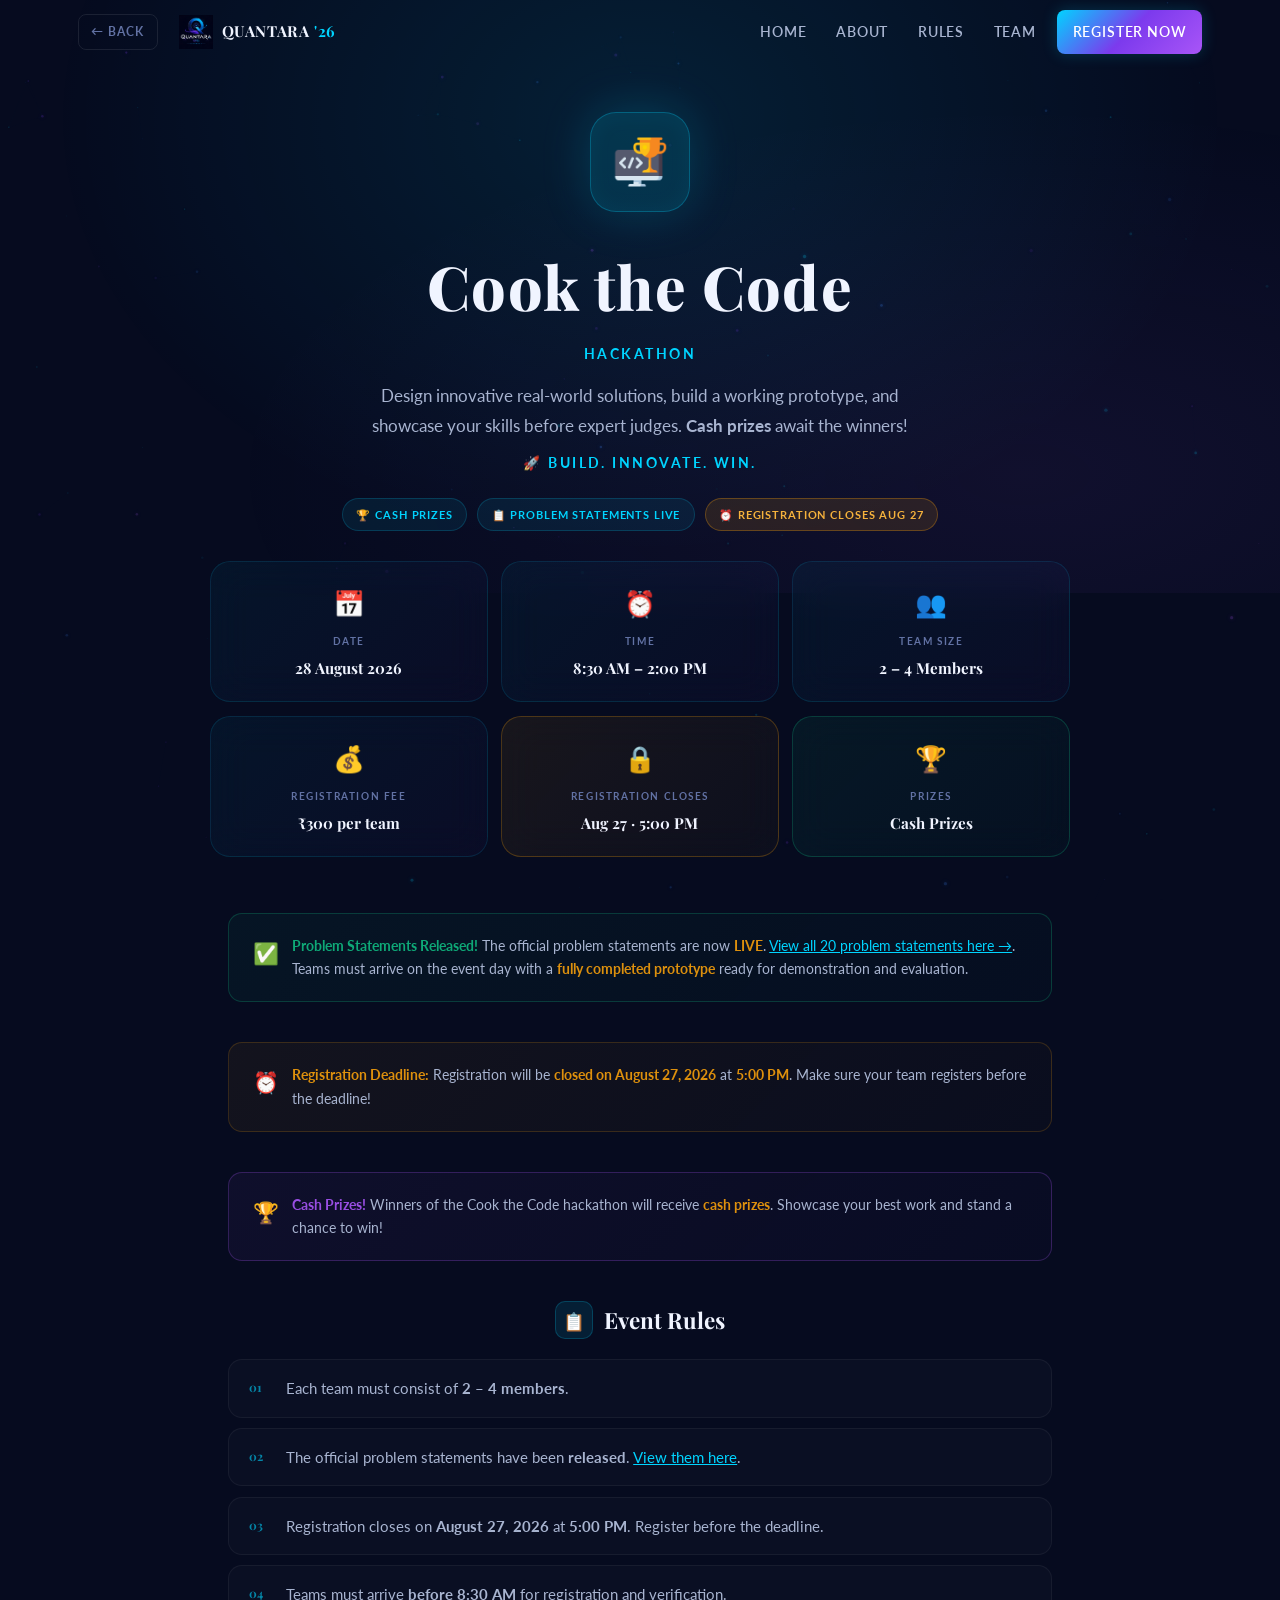
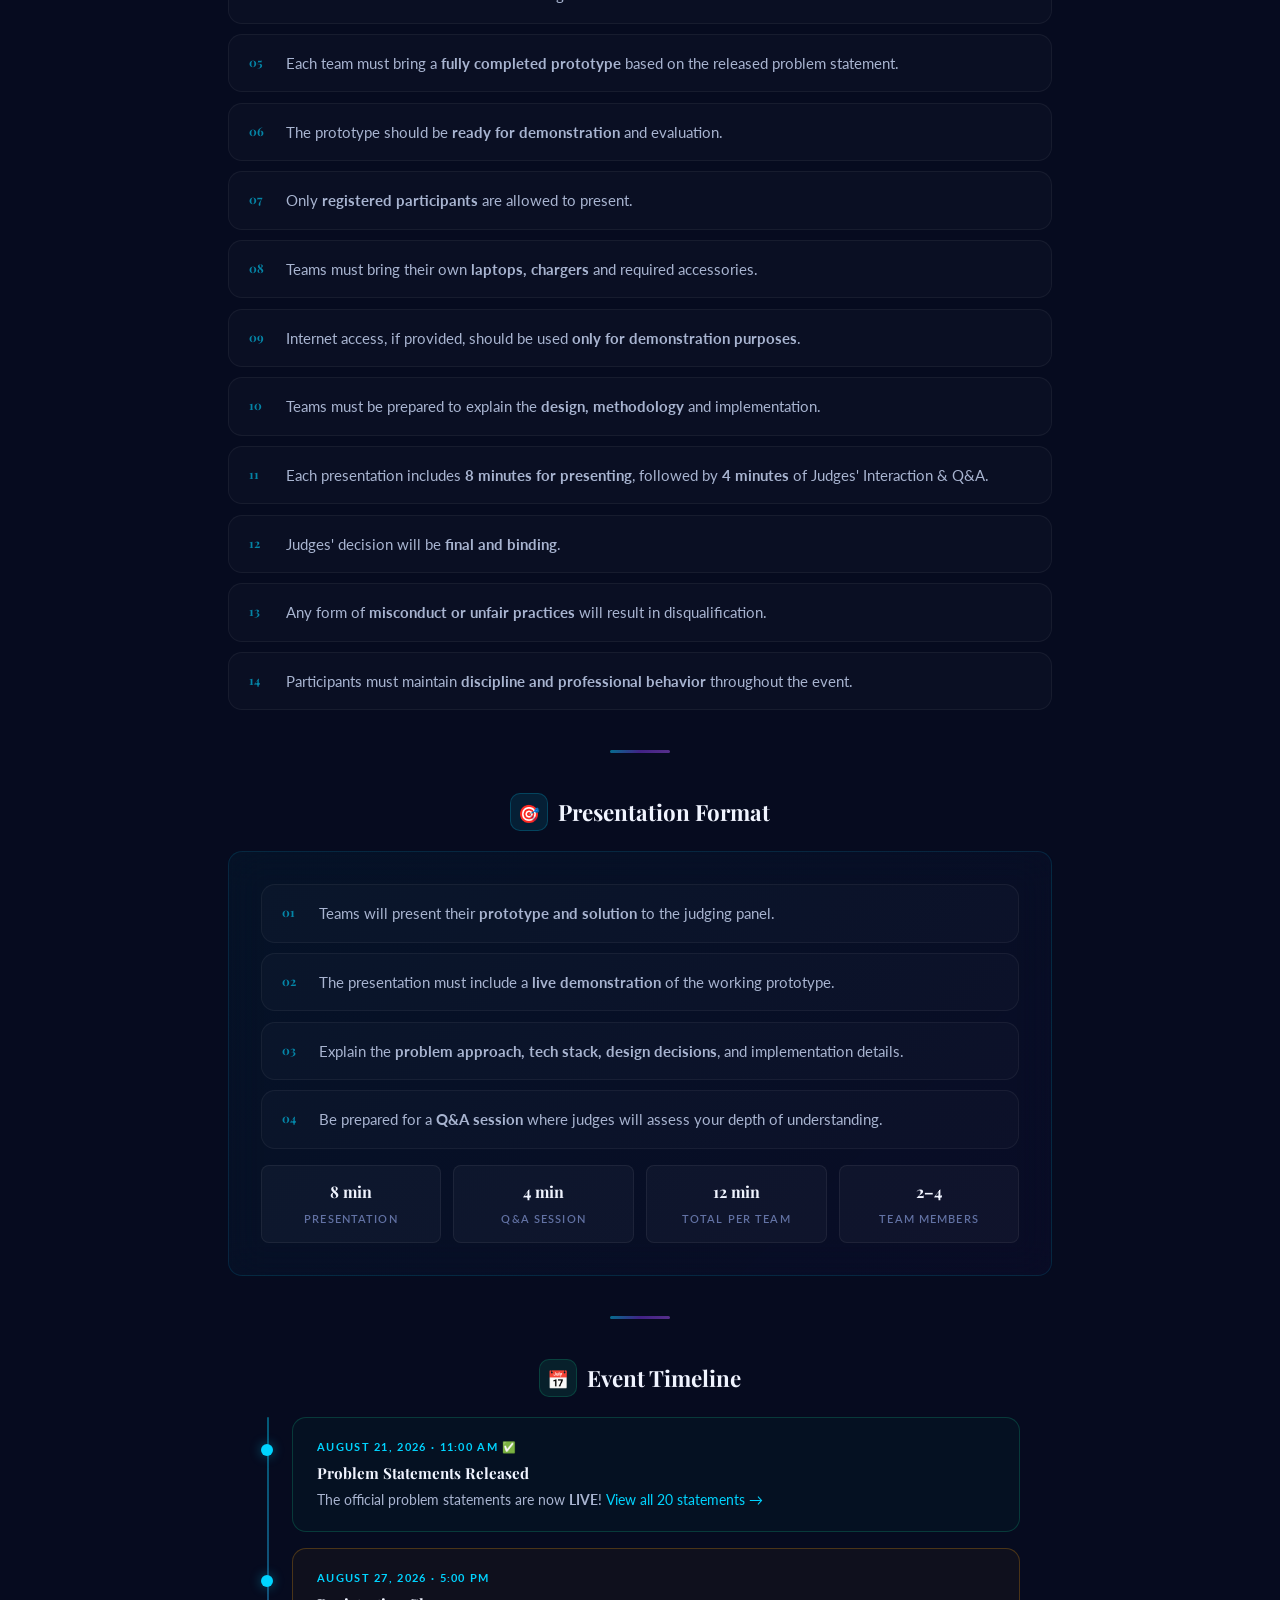
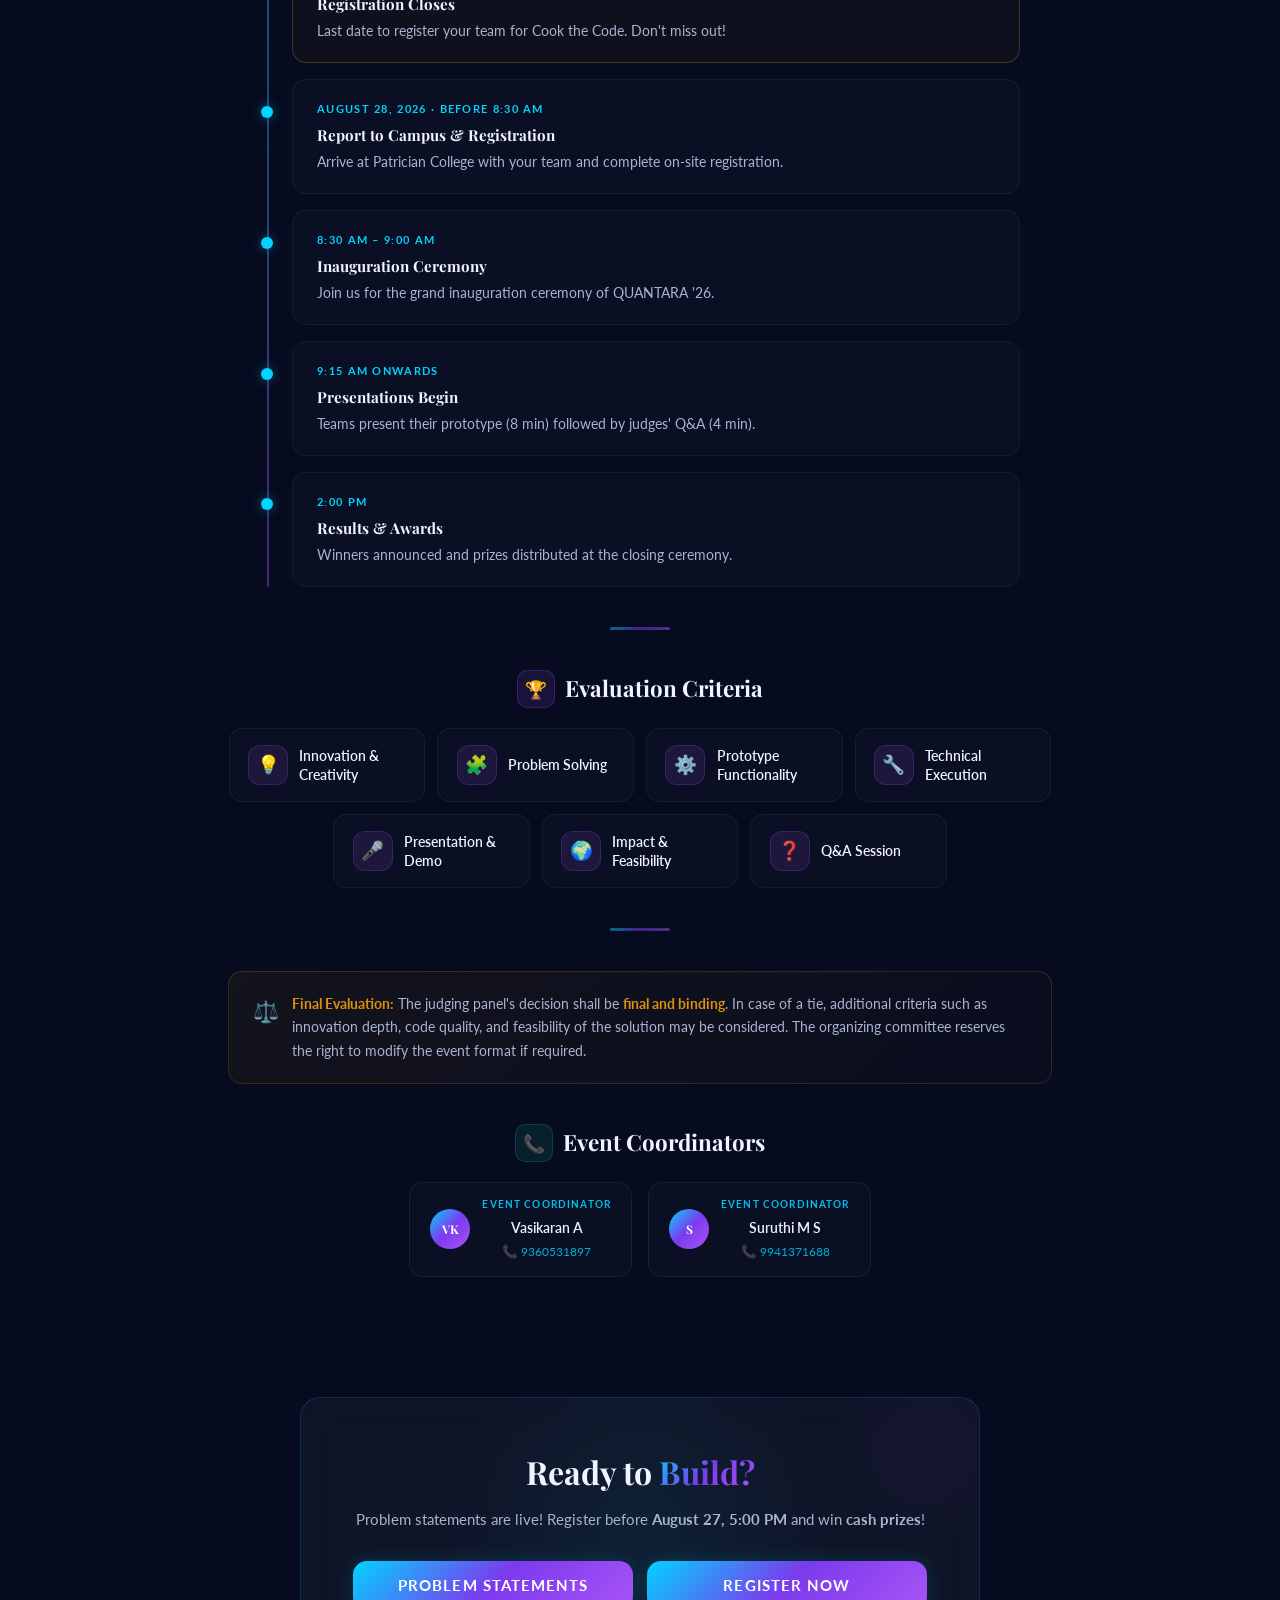
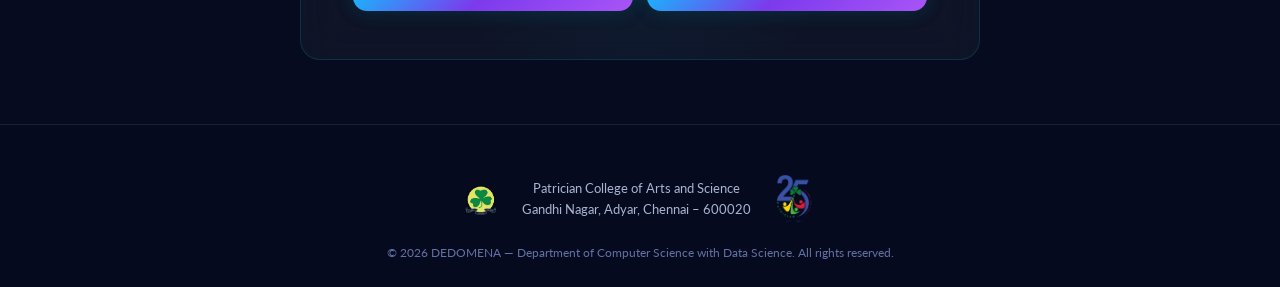
<file: Events/hackathon.html>
<!DOCTYPE html>
<html lang="en">
<head>
  <meta charset="UTF-8" />
  <meta name="viewport" content="width=device-width, initial-scale=1.0" />
  <meta name="google-site-verification" content="fx8BMz5oez5cr_twXdx6aqCPkj9SNU-4wcla9HkwSNA" />
  <!-- Google tag (gtag.js) -->
  <script async src="https://www.googletagmanager.com/gtag/js?id=G-M27L7E10VC"></script>
  <script>
    window.dataLayer = window.dataLayer || [];
    function gtag(){dataLayer.push(arguments);}
    gtag('js', new Date());
    gtag('config', 'G-M27L7E10VC');
  </script>
  <title>Cook the Code — Hackathon | Rules, Team Size & Registration | QUANTARA '26</title>
  <meta name="description" content="Register for Cook the Code Hackathon at QUANTARA '26. Build innovative tech solutions, showcase your coding skills, and win prizes at Patrician College, Chennai." />
  <link rel="preconnect" href="https://fonts.googleapis.com" />
  <link rel="preconnect" href="https://fonts.gstatic.com" crossorigin />
  <link href="https://fonts.googleapis.com/css2?family=Lato:wght@300;400;700&family=Playfair+Display:wght@400;500;600;700&display=swap" rel="stylesheet" />
  <link rel="icon" type="image/png" href="../logos/quantara-logo.png" />
  <link rel="stylesheet" href="../style.css" />
  <style>
    /* ── Hero ── */
    .event-page-hero {
      min-height: 65vh;
      display: flex;
      align-items: center;
      justify-content: center;
      text-align: center;
      padding: calc(var(--nav-h) + 3rem) var(--side-pad) 3rem;
      position: relative;
      overflow: hidden;
    }
    .event-page-hero::before {
      content: '';
      position: absolute;
      inset: 0;
      background:
        radial-gradient(ellipse at 50% 20%, rgba(0,212,255,0.1), transparent 65%),
        radial-gradient(ellipse at 80% 80%, rgba(168,85,247,0.07), transparent 55%);
      pointer-events: none;
    }
    .event-page-hero::after {
      content: '';
      position: absolute;
      bottom: 0;
      left: 0;
      right: 0;
      height: 120px;
      background: linear-gradient(to top, var(--bg-primary), transparent);
      pointer-events: none;
    }
    .event-hero-content {
      position: relative;
      z-index: 1;
      max-width: 720px;
    }
    .event-hero-icon-img { width: 56px; height: 56px; object-fit: contain; }
    .event-hero-icon {
      width: 100px; height: 100px;
      border-radius: 26px;
      display: inline-flex; align-items: center; justify-content: center;
      font-size: 2.8rem;
      margin-bottom: 1.5rem;
      background: rgba(0,212,255,0.13);
      border: 1px solid rgba(0,212,255,0.28);
      box-shadow: 0 0 50px rgba(0,212,255,0.18), inset 0 0 25px rgba(0,212,255,0.05);
      animation: icon-glow 3s ease-in-out infinite;
    }
    @keyframes icon-glow {
      0%, 100% { box-shadow: 0 0 50px rgba(0,212,255,0.18), inset 0 0 25px rgba(0,212,255,0.05); }
      50% { box-shadow: 0 0 70px rgba(0,212,255,0.25), inset 0 0 30px rgba(0,212,255,0.08); }
    }
    .event-hero-title {
      font-family: var(--font-heading);
      font-size: clamp(2.4rem, 7vw, 3.8rem);
      font-weight: 800;
      color: var(--text-primary);
      margin-bottom: 0.4rem;
      letter-spacing: 0.02em;
    }
    .event-hero-subtitle {
      font-family: var(--font-sub);
      font-size: 0.85rem;
      font-weight: 700;
      letter-spacing: 0.18em;
      text-transform: uppercase;
      color: var(--cyan);
      margin-bottom: 1rem;
    }
    .event-hero-desc {
      font-size: 1.08rem;
      color: var(--text-secondary);
      line-height: 1.7;
      max-width: 580px;
      margin: 0 auto;
    }
    .hero-badge-strip {
      display: flex;
      gap: 0.6rem;
      justify-content: center;
      flex-wrap: wrap;
      margin-top: 1.5rem;
    }
    .hero-badge {
      display: inline-flex;
      align-items: center;
      gap: 0.35rem;
      padding: 0.4rem 0.85rem;
      border-radius: 20px;
      font-family: var(--font-sub);
      font-size: 0.68rem;
      font-weight: 700;
      letter-spacing: 0.08em;
      text-transform: uppercase;
      background: rgba(0,212,255,0.08);
      border: 1px solid rgba(0,212,255,0.18);
      color: var(--cyan);
    }
    .mobile-register-btn {
      display: none;
      margin-top: 0.8rem;
      box-shadow: 0 0 25px rgba(0,212,255,0.35), 0 0 60px rgba(0,212,255,0.15), 0 4px 15px rgba(0,0,0,0.3);
    }

    /* ── Quick Info Strip ── */
    .quick-info {
      padding: 0 var(--side-pad);
      margin-top: -2rem;
      position: relative;
      z-index: 2;
    }
    .quick-info-grid {
      display: grid;
      grid-template-columns: repeat(3, 1fr);
      gap: 0.85rem;
      max-width: 860px;
      margin: 0 auto;
    }
    .qi-card {
      display: flex;
      flex-direction: column;
      align-items: center;
      text-align: center;
      gap: 0.4rem;
      padding: 1.25rem 1rem;
      border-color: rgba(0,212,255,0.12);
      background: linear-gradient(135deg, rgba(0,212,255,0.05), rgba(124,58,237,0.04));
      transition: transform 0.3s ease, border-color 0.3s ease;
    }
    .qi-card:hover {
      transform: translateY(-3px);
      border-color: rgba(0,212,255,0.25);
    }
    .qi-icon {
      font-size: 1.6rem;
      margin-bottom: 0.15rem;
    }
    .qi-label {
      font-family: var(--font-sub);
      font-size: 0.62rem;
      font-weight: 700;
      letter-spacing: 0.16em;
      text-transform: uppercase;
      color: var(--text-muted);
    }
    .qi-value {
      font-family: var(--font-heading);
      font-size: 0.95rem;
      font-weight: 700;
      color: var(--text-primary);
    }

    /* ── Content Sections ── */
    .rules-content {
      max-width: 860px;
      margin: 0 auto;
      padding: 3.5rem var(--side-pad) 2rem;
    }

    .rules-block {
      margin-bottom: 2.5rem;
    }
    .rules-block-title {
      font-family: var(--font-heading);
      font-size: clamp(1.15rem, 3vw, 1.4rem);
      font-weight: 700;
      color: var(--text-primary);
      margin-bottom: 1.25rem;
      display: flex;
      align-items: center;
      justify-content: center;
      gap: 0.65rem;
    }
    .rules-block-title .rb-icon {
      width: 38px; height: 38px;
      border-radius: 10px;
      display: inline-flex;
      align-items: center;
      justify-content: center;
      font-size: 1.1rem;
      background: rgba(0,212,255,0.1);
      border: 1px solid rgba(0,212,255,0.2);
      flex-shrink: 0;
    }

    .rules-list {
      display: flex;
      flex-direction: column;
      gap: 0.65rem;
      list-style: none;
      counter-reset: rule-counter;
    }
    .rules-list li {
      counter-increment: rule-counter;
      display: flex;
      align-items: flex-start;
      gap: 0.85rem;
      padding: 1rem 1.25rem;
      border-radius: var(--radius-md);
      background: rgba(255,255,255,0.02);
      border: 1px solid rgba(255,255,255,0.05);
      transition: border-color 0.3s ease, background 0.3s ease, transform 0.2s ease;
    }
    .rules-list li:hover {
      border-color: rgba(0,212,255,0.15);
      background: rgba(0,212,255,0.03);
      transform: translateX(4px);
    }
    .rules-list li::before {
      content: counter(rule-counter, decimal-leading-zero);
      font-family: var(--font-heading);
      font-size: 0.75rem;
      font-weight: 700;
      color: var(--cyan);
      opacity: 0.6;
      flex-shrink: 0;
      width: 24px;
      padding-top: 2px;
    }
    .rule-text {
      font-size: 0.92rem;
      color: var(--text-secondary);
      line-height: 1.65;
    }

    /* ── Presentation Format Card ── */
    .format-card {
      padding: 2rem;
      border-radius: var(--radius-md);
      background: linear-gradient(135deg, rgba(0,212,255,0.04), rgba(124,58,237,0.03));
      border: 1px solid rgba(0,212,255,0.12);
      margin-bottom: 1.5rem;
    }
    .format-stats {
      display: grid;
      grid-template-columns: repeat(auto-fit, minmax(140px, 1fr));
      gap: 0.75rem;
      margin-top: 1rem;
    }
    .format-stat {
      display: flex;
      flex-direction: column;
      align-items: center;
      text-align: center;
      gap: 0.3rem;
      padding: 0.85rem 0.5rem;
      border-radius: var(--radius-sm);
      background: rgba(255,255,255,0.03);
      border: 1px solid rgba(255,255,255,0.06);
      transition: border-color 0.3s ease, transform 0.2s ease;
    }
    .format-stat:hover {
      border-color: rgba(0,212,255,0.18);
      transform: translateY(-2px);
    }
    .format-stat-value {
      font-family: var(--font-heading);
      font-size: 1rem;
      font-weight: 700;
      color: var(--text-primary);
    }
    .format-stat-label {
      font-size: 0.7rem;
      font-weight: 600;
      letter-spacing: 0.1em;
      text-transform: uppercase;
      color: var(--text-muted);
    }

    /* ── Evaluation Grid ── */
    .eval-grid {
      display: flex;
      flex-wrap: wrap;
      justify-content: center;
      gap: 0.75rem;
    }
    .eval-card {
      display: flex;
      align-items: center;
      gap: 0.7rem;
      padding: 1rem 1.15rem;
      border-radius: var(--radius-md);
      background: rgba(255,255,255,0.02);
      border: 1px solid rgba(255,255,255,0.05);
      transition: all 0.3s ease;
      flex: 0 1 calc(25% - 0.6rem);
      min-width: 190px;
    }
    .eval-card:hover {
      border-color: rgba(168,85,247,0.25);
      background: rgba(168,85,247,0.04);
      transform: translateY(-3px);
      box-shadow: 0 8px 25px rgba(168,85,247,0.08);
    }
    .eval-icon {
      width: 40px; height: 40px;
      border-radius: 12px;
      display: flex;
      align-items: center;
      justify-content: center;
      font-size: 1.15rem;
      background: rgba(168,85,247,0.12);
      border: 1px solid rgba(168,85,247,0.2);
      flex-shrink: 0;
    }
    .eval-label {
      font-size: 0.88rem;
      font-weight: 600;
      color: var(--text-primary);
      line-height: 1.35;
    }

    /* ── Timeline Section ── */
    .timeline-wrap {
      position: relative;
      padding-left: 2rem;
    }
    .timeline-wrap::before {
      content: '';
      position: absolute;
      left: 7px;
      top: 0;
      bottom: 0;
      width: 2px;
      background: linear-gradient(to bottom, rgba(0,212,255,0.4), rgba(168,85,247,0.4));
      border-radius: 2px;
    }
    .timeline-item {
      position: relative;
      padding: 1.25rem 1.5rem;
      margin-bottom: 1rem;
      border-radius: var(--radius-md);
      background: rgba(255,255,255,0.02);
      border: 1px solid rgba(255,255,255,0.05);
      transition: border-color 0.3s ease, background 0.3s ease;
    }
    .timeline-item:hover {
      border-color: rgba(0,212,255,0.15);
      background: rgba(0,212,255,0.03);
    }
    .timeline-item::before {
      content: '';
      position: absolute;
      left: -2rem;
      top: 1.6rem;
      width: 12px;
      height: 12px;
      border-radius: 50%;
      background: var(--cyan);
      border: 2px solid var(--bg-primary);
      box-shadow: 0 0 12px rgba(0,212,255,0.4);
      z-index: 1;
    }
    .timeline-item:last-child::after {
      display: none;
    }
    .tl-time {
      font-family: var(--font-sub);
      font-size: 0.68rem;
      font-weight: 700;
      letter-spacing: 0.12em;
      text-transform: uppercase;
      color: var(--cyan);
      margin-bottom: 0.3rem;
      display: block;
    }
    .tl-title {
      font-family: var(--font-heading);
      font-size: 0.95rem;
      font-weight: 700;
      color: var(--text-primary);
      margin-bottom: 0.25rem;
    }
    .tl-desc {
      font-size: 0.85rem;
      color: var(--text-secondary);
      line-height: 1.55;
    }

    /* ── Important Notice ── */
    .notice-card {
      display: flex;
      align-items: flex-start;
      gap: 0.85rem;
      padding: 1.25rem 1.5rem;
      border-radius: var(--radius-md);
      background: linear-gradient(135deg, rgba(245,158,11,0.06), rgba(245,158,11,0.02));
      border: 1px solid rgba(245,158,11,0.18);
      margin-bottom: 2.5rem;
    }
    .notice-icon {
      font-size: 1.3rem;
      flex-shrink: 0;
      padding-top: 2px;
    }
    .notice-text {
      font-size: 0.9rem;
      color: var(--text-secondary);
      line-height: 1.65;
    }
    .notice-text strong {
      color: rgba(245,158,11,0.9);
    }

    /* ── CTA ── */
    .event-cta {
      text-align: center;
      padding: 3rem var(--side-pad) 4rem;
    }
    .cta-card {
      max-width: 680px;
      margin: 0 auto;
      padding: 3rem 2.5rem;
      border-color: rgba(0,212,255,0.15);
      position: relative;
      overflow: hidden;
    }
    .cta-card::before {
      content: '';
      position: absolute;
      width: 400px; height: 400px;
      border-radius: 50%;
      background: radial-gradient(circle, rgba(0,212,255,0.06), transparent 70%);
      top: 50%; left: 50%;
      transform: translate(-50%, -50%);
      pointer-events: none;
    }
    .cta-card::after {
      content: '';
      position: absolute;
      width: 200px; height: 200px;
      border-radius: 50%;
      background: radial-gradient(circle, rgba(168,85,247,0.04), transparent 70%);
      top: -50px; right: -50px;
      pointer-events: none;
    }
    .cta-title {
      font-family: var(--font-heading);
      font-size: clamp(1.4rem, 4vw, 2rem);
      font-weight: 700;
      color: var(--text-primary);
      margin-bottom: 0.5rem;
      position: relative;
    }
    .cta-desc {
      font-size: 0.95rem;
      color: var(--text-secondary);
      margin-bottom: 1.8rem;
      position: relative;
    }
    .cta-actions {
      display: flex;
      gap: 0.85rem;
      justify-content: center;
      flex-wrap: wrap;
      position: relative;
    }
    .event-back-link {
      display: inline-flex;
      align-items: center;
      gap: 0.4rem;
      font-family: var(--font-sub);
      font-size: 0.82rem;
      font-weight: 700;
      letter-spacing: 0.08em;
      text-transform: uppercase;
      color: var(--text-muted);
      padding: 0.6rem 1.1rem;
      border-radius: var(--radius-sm);
      border: 1px solid var(--glass-border);
      transition: all 0.3s ease;
      min-height: 44px;
    }
    .event-back-link:hover {
      color: var(--text-primary);
      border-color: rgba(0,212,255,0.3);
      background: rgba(0,212,255,0.06);
    }

    /* ── Divider ── */
    .section-divider {
      width: 60px;
      height: 3px;
      border-radius: 3px;
      background: var(--gradient-brand);
      margin: 0 auto 2.5rem;
      opacity: 0.5;
    }

    /* ── Tablet/Mobile adjustments ── */
    @media (max-width: 1024px) {
      .quick-info-grid, .format-stats {
        grid-template-columns: repeat(2, 1fr);
      }
    }
    @media (max-width: 600px) {
      .coord-strip {
        flex-direction: column;
        align-items: center;
      }
      .rules-list li {
        padding: 0.85rem 1rem;
      }
      .rules-list li:hover {
        transform: none;
      }
      .cta-actions {
        flex-direction: column-reverse;
        align-items: center;
      }
      .hide-on-mobile {
        display: none !important;
      }
      .eval-card {
        flex: 0 1 calc(50% - 0.4rem);
        min-width: 140px;
      }
      .format-stats {
        grid-template-columns: repeat(2, 1fr);
      }
      .hero-badge-strip {
        gap: 0.4rem;
      }
      .hero-badge {
        font-size: 0.6rem;
        padding: 0.3rem 0.65rem;
      }
      .mobile-register-btn {
        display: inline-flex;
      }
    }
  </style>
</head>
<body>

  <canvas id="particleCanvas"></canvas>

  <!-- Navigation -->
  <nav class="navbar" id="navbar">
    <div class="nav-container">
      <div class="nav-brand">
        <a href="../index.html#events" class="event-back-link hide-on-mobile" style="margin-right: 0.75rem; padding: 0.4rem 0.8rem; min-height: 36px; font-size: 0.75rem;">← Back</a>
        <img src="../logos/quantara-logo.webp" alt="QUANTARA '26 Logo" class="nav-logo" />
        <span class="nav-title">QUANTARA <span class="accent">'26</span></span>
      </div>
      <ul class="nav-links" id="navLinks">
        <li><a href="../index.html" class="nav-link" id="nav-home">Home</a></li>
        <li><a href="#about" class="nav-link" id="nav-about">About</a></li>
        <li><a href="#rules" class="nav-link" id="nav-rules">Rules</a></li>
        <li><a href="#coordinators" class="nav-link" id="nav-coordinators">Team</a></li>
        <li><a href="https://forms.gle/F56Jius7Eom4QaZ18" target="_blank" rel="noopener noreferrer" class="nav-link register-btn" id="nav-register">Register Now</a></li>
      </ul>
      <button class="hamburger" id="hamburger" aria-label="Toggle menu">
        <span></span><span></span><span></span>
      </button>
    </div>
  </nav>

  <!-- ========== HERO ========== -->
  <section class="event-page-hero">
    <div class="event-hero-content">
      <div class="event-hero-icon"><img src="../logos/hackathon.png" alt="Cook the Code" class="event-hero-icon-img" /></div>
      <h1 class="event-hero-title">Cook the Code</h1>
      <p class="event-hero-subtitle">Hackathon</p>
      <p class="event-hero-desc">Design innovative real-world solutions, build a working prototype, and showcase your skills before expert judges. <strong>Cash prizes</strong> await the winners!</p>
      <p class="event-hero-subtitle" style="margin-top:0.75rem">🚀 Build. Innovate. Win.</p>
      <div class="hero-badge-strip">
        <span class="hero-badge">🏆 Cash Prizes</span>
        <span class="hero-badge">📋 Problem Statements Live</span>
        <span class="hero-badge" style="background:rgba(245,158,11,0.12);border-color:rgba(245,158,11,0.3);color:rgba(245,178,60,1)">⏰ Registration closes Aug 27</span>
      </div>
      <a href="https://forms.gle/F56Jius7Eom4QaZ18" target="_blank" rel="noopener noreferrer" class="btn btn-primary mobile-register-btn" id="hero-mobile-register">Register Now</a>
    </div>
  </section>

  <!-- ========== QUICK INFO ========== -->
  <section class="quick-info" id="about">
    <div class="quick-info-grid">
      <div class="qi-card glass-card">
        <span class="qi-icon">📅</span>
        <span class="qi-label">Date</span>
        <span class="qi-value">28 August 2026</span>
      </div>
      <div class="qi-card glass-card">
        <span class="qi-icon">⏰</span>
        <span class="qi-label">Time</span>
        <span class="qi-value">8:30 AM – 2:00 PM</span>
      </div>
      <div class="qi-card glass-card">
        <span class="qi-icon">👥</span>
        <span class="qi-label">Team Size</span>
        <span class="qi-value">2 – 4 Members</span>
      </div>
      <div class="qi-card glass-card">
        <span class="qi-icon">💰</span>
        <span class="qi-label">Registration Fee</span>
        <span class="qi-value">₹300 per team</span>
      </div>
      <div class="qi-card glass-card" style="border-color:rgba(245,158,11,0.25);background:linear-gradient(135deg,rgba(245,158,11,0.08),rgba(245,158,11,0.03))">
        <span class="qi-icon">🔒</span>
        <span class="qi-label">Registration Closes</span>
        <span class="qi-value">Aug 27 · 5:00 PM</span>
      </div>
      <div class="qi-card glass-card" style="border-color:rgba(16,185,129,0.25);background:linear-gradient(135deg,rgba(16,185,129,0.08),rgba(16,185,129,0.03))">
        <span class="qi-icon">🏆</span>
        <span class="qi-label">Prizes</span>
        <span class="qi-value">Cash Prizes</span>
      </div>
    </div>
  </section>

  <!-- ========== RULES CONTENT ========== -->
  <div class="rules-content" id="rules">

    <!-- Important Notice -->
    <div class="notice-card" style="display: flex; flex-direction: column; gap: 1rem; align-items: flex-start; border-color: rgba(16,185,129,0.25); background: linear-gradient(135deg, rgba(16,185,129,0.06), rgba(16,185,129,0.02));">
      <div style="display: flex; gap: 0.85rem; align-items: flex-start;">
        <span class="notice-icon">✅</span>
        <p class="notice-text">
          <strong style="color:rgba(16,185,129,0.9)">Problem Statements Released!</strong> The official problem statements are now <strong>LIVE</strong>. <a href="problem-statement.html" style="color:var(--cyan);text-decoration:underline">View all 20 problem statements here →</a>. Teams must arrive on the event day with a <strong>fully completed prototype</strong> ready for demonstration and evaluation.
        </p>
      </div>
    </div>

    <div class="notice-card" style="display: flex; flex-direction: column; gap: 1rem; align-items: flex-start;">
      <div style="display: flex; gap: 0.85rem; align-items: flex-start;">
        <span class="notice-icon">⏰</span>
        <p class="notice-text">
          <strong>Registration Deadline:</strong> Registration will be <strong>closed on August 27, 2026</strong> at <strong>5:00 PM</strong>. Make sure your team registers before the deadline!
        </p>
      </div>
    </div>

    <div class="notice-card" style="display: flex; flex-direction: column; gap: 1rem; align-items: flex-start; border-color: rgba(168,85,247,0.25); background: linear-gradient(135deg, rgba(168,85,247,0.06), rgba(168,85,247,0.02));">
      <div style="display: flex; gap: 0.85rem; align-items: flex-start;">
        <span class="notice-icon">🏆</span>
        <p class="notice-text">
          <strong style="color:rgba(168,85,247,0.9)">Cash Prizes!</strong> Winners of the Cook the Code hackathon will receive <strong>cash prizes</strong>. Showcase your best work and stand a chance to win!
        </p>
      </div>
    </div>

    <!-- Event Rules -->
    <div class="rules-block">
      <h2 class="rules-block-title">
        <span class="rb-icon">📋</span>
        Event Rules
      </h2>
      <ol class="rules-list">
        <li><span class="rule-text">Each team must consist of <strong>2 – 4 members</strong>.</span></li>
        <li><span class="rule-text">The official problem statements have been <strong>released</strong>. <a href="problem-statement.html" style="color:var(--cyan);text-decoration:underline">View them here</a>.</span></li>
        <li><span class="rule-text">Registration closes on <strong>August 27, 2026</strong> at <strong>5:00 PM</strong>. Register before the deadline.</span></li>
        <li><span class="rule-text">Teams must arrive <strong>before 8:30 AM</strong> for registration and verification.</span></li>
        <li><span class="rule-text">Each team must bring a <strong>fully completed prototype</strong> based on the released problem statement.</span></li>
        <li><span class="rule-text">The prototype should be <strong>ready for demonstration</strong> and evaluation.</span></li>
        <li><span class="rule-text">Only <strong>registered participants</strong> are allowed to present.</span></li>
        <li><span class="rule-text">Teams must bring their own <strong>laptops, chargers</strong> and required accessories.</span></li>
        <li><span class="rule-text">Internet access, if provided, should be used <strong>only for demonstration purposes</strong>.</span></li>
        <li><span class="rule-text">Teams must be prepared to explain the <strong>design, methodology</strong> and implementation.</span></li>
        <li><span class="rule-text">Each presentation includes <strong>8 minutes for presenting</strong>, followed by <strong>4 minutes</strong> of Judges' Interaction &amp; Q&amp;A.</span></li>
        <li><span class="rule-text">Judges' decision will be <strong>final and binding</strong>.</span></li>
        <li><span class="rule-text">Any form of <strong>misconduct or unfair practices</strong> will result in disqualification.</span></li>
        <li><span class="rule-text">Participants must maintain <strong>discipline and professional behavior</strong> throughout the event.</span></li>
      </ol>
    </div>

    <div class="section-divider"></div>

    <!-- Presentation Format -->
    <div class="rules-block">
      <h2 class="rules-block-title">
        <span class="rb-icon" style="background:rgba(0,212,255,0.1);border-color:rgba(0,212,255,0.2)">🎯</span>
        Presentation Format
      </h2>
      <div class="format-card glass-card">
        <ol class="rules-list">
          <li><span class="rule-text">Teams will present their <strong>prototype and solution</strong> to the judging panel.</span></li>
          <li><span class="rule-text">The presentation must include a <strong>live demonstration</strong> of the working prototype.</span></li>
          <li><span class="rule-text">Explain the <strong>problem approach, tech stack, design decisions</strong>, and implementation details.</span></li>
          <li><span class="rule-text">Be prepared for a <strong>Q&amp;A session</strong> where judges will assess your depth of understanding.</span></li>
        </ol>
        <div class="format-stats">
          <div class="format-stat">
            <span class="format-stat-value">8 min</span>
            <span class="format-stat-label">Presentation</span>
          </div>
          <div class="format-stat">
            <span class="format-stat-value">4 min</span>
            <span class="format-stat-label">Q&amp;A Session</span>
          </div>
          <div class="format-stat">
            <span class="format-stat-value">12 min</span>
            <span class="format-stat-label">Total Per Team</span>
          </div>
          <div class="format-stat">
            <span class="format-stat-value">2–4</span>
            <span class="format-stat-label">Team Members</span>
          </div>
        </div>
      </div>
    </div>

    <div class="section-divider"></div>

    <!-- Event Timeline -->
    <div class="rules-block">
      <h2 class="rules-block-title">
        <span class="rb-icon" style="background:rgba(16,185,129,0.12);border-color:rgba(16,185,129,0.22)">📅</span>
        Event Timeline
      </h2>
      <div class="timeline-wrap">
        <div class="timeline-item" style="border-color:rgba(16,185,129,0.25);background:rgba(16,185,129,0.04)">
          <span class="tl-time">August 21, 2026 · 11:00 AM ✅</span>
          <div class="tl-title">Problem Statements Released</div>
          <div class="tl-desc">The official problem statements are now <strong>LIVE</strong>! <a href="problem-statement.html" style="color:var(--cyan)">View all 20 statements →</a></div>
        </div>
        <div class="timeline-item" style="border-color:rgba(245,158,11,0.25);background:rgba(245,158,11,0.04)">
          <span class="tl-time">August 27, 2026 · 5:00 PM</span>
          <div class="tl-title">Registration Closes</div>
          <div class="tl-desc">Last date to register your team for Cook the Code. Don't miss out!</div>
        </div>
        <div class="timeline-item">
          <span class="tl-time">August 28, 2026 · Before 8:30 AM</span>
          <div class="tl-title">Report to Campus &amp; Registration</div>
          <div class="tl-desc">Arrive at Patrician College with your team and complete on-site registration.</div>
        </div>
        <div class="timeline-item">
          <span class="tl-time">8:30 AM – 9:00 AM</span>
          <div class="tl-title">Inauguration Ceremony</div>
          <div class="tl-desc">Join us for the grand inauguration ceremony of QUANTARA '26.</div>
        </div>
        <div class="timeline-item">
          <span class="tl-time">9:15 AM onwards</span>
          <div class="tl-title">Presentations Begin</div>
          <div class="tl-desc">Teams present their prototype (8 min) followed by judges' Q&amp;A (4 min).</div>
        </div>
        <div class="timeline-item">
          <span class="tl-time">2:00 PM</span>
          <div class="tl-title">Results &amp; Awards</div>
          <div class="tl-desc">Winners announced and prizes distributed at the closing ceremony.</div>
        </div>
      </div>
    </div>

    <div class="section-divider"></div>

    <!-- Evaluation Criteria -->
    <div class="rules-block">
      <h2 class="rules-block-title">
        <span class="rb-icon" style="background:rgba(168,85,247,0.12);border-color:rgba(168,85,247,0.22)">🏆</span>
        Evaluation Criteria
      </h2>
      <div class="eval-grid">
        <div class="eval-card">
          <div class="eval-icon">💡</div>
          <span class="eval-label">Innovation &amp; Creativity</span>
        </div>
        <div class="eval-card">
          <div class="eval-icon">🧩</div>
          <span class="eval-label">Problem Solving</span>
        </div>
        <div class="eval-card">
          <div class="eval-icon">⚙️</div>
          <span class="eval-label">Prototype Functionality</span>
        </div>
        <div class="eval-card">
          <div class="eval-icon">🔧</div>
          <span class="eval-label">Technical Execution</span>
        </div>
        <div class="eval-card">
          <div class="eval-icon">🎤</div>
          <span class="eval-label">Presentation &amp; Demo</span>
        </div>
        <div class="eval-card">
          <div class="eval-icon">🌍</div>
          <span class="eval-label">Impact &amp; Feasibility</span>
        </div>
        <div class="eval-card">
          <div class="eval-icon">❓</div>
          <span class="eval-label">Q&amp;A Session</span>
        </div>
      </div>
    </div>

    <div class="section-divider"></div>

    <!-- Judge's Decision -->
    <div class="notice-card" style="display: flex; flex-direction: column; gap: 1rem; align-items: flex-start;">
      <div style="display: flex; gap: 0.85rem; align-items: flex-start;">
        <span class="notice-icon">⚖️</span>
        <p class="notice-text">
          <strong>Final Evaluation:</strong> The judging panel's decision shall be <strong>final and binding</strong>. In case of a tie, additional criteria such as innovation depth, code quality, and feasibility of the solution may be considered. The organizing committee reserves the right to modify the event format if required.
        </p>
      </div>
    </div>

    <!-- Coordinators -->
    <div class="rules-block" style="text-align:center" id="coordinators">
      <h2 class="rules-block-title" style="justify-content:center">
        <span class="rb-icon" style="background:rgba(16,185,129,0.12);border-color:rgba(16,185,129,0.22)">📞</span>
        Event Coordinators
      </h2>
      <div class="coord-strip">
        <div class="coord-chip">
          <div class="cc-avatar">VK</div>
          <div class="cc-info">
            <span class="cc-role">Event Coordinator</span>
            <span class="cc-name">Vasikaran A</span>
            <a href="tel:9360531897" class="cc-phone">📞 9360531897</a>
          </div>
        </div>
        <div class="coord-chip">
          <div class="cc-avatar">S</div>
          <div class="cc-info">
            <span class="cc-role">Event Coordinator</span>
            <span class="cc-name">Suruthi M S</span>
            <a href="tel:9941371688" class="cc-phone">📞 9941371688</a>
          </div>
        </div>
      </div>
    </div>

  </div>

  <!-- ========== CTA ========== -->
  <section class="event-cta">
    <div class="cta-card glass-card">
      <h2 class="cta-title">Ready to <span class="gradient-text">Build?</span></h2>
      <p class="cta-desc">Problem statements are live! Register before <strong>August 27, 5:00 PM</strong> and win <strong>cash prizes</strong>!</p>
      <div class="cta-actions">
        <a href="problem-statement.html" class="btn btn-primary" style="flex: 1; min-width: 220px; max-width: 280px; justify-content: center;">Problem Statements</a>
        <a href="https://forms.gle/F56Jius7Eom4QaZ18" target="_blank" rel="noopener noreferrer" class="btn btn-primary" style="flex: 1; min-width: 220px; max-width: 280px; justify-content: center;">Register Now</a>
      </div>
    </div>
  </section>

  <!-- Footer -->
  <footer class="footer">
    <div class="container">
      <div class="footer-bottom">
        <div class="footer-college">
          <img src="../logos/patrician-logo.webp" alt="Patrician College" class="footer-college-logo" />
          <div>
            <p>Patrician College of Arts and Science</p>
            <p>Gandhi Nagar, Adyar, Chennai – 600020</p>
          </div>
          <img src="../logos/25-years.webp" alt="25 Years Celebrating Legacy" class="footer-anni-logo" />
        </div>
        <p class="footer-copy">© 2026 DEDOMENA — Department of Computer Science with Data Science. All rights reserved.</p>
      </div>
    </div>
  </footer>

  <script src="../script.js"></script>
</body>
</html>
</file>
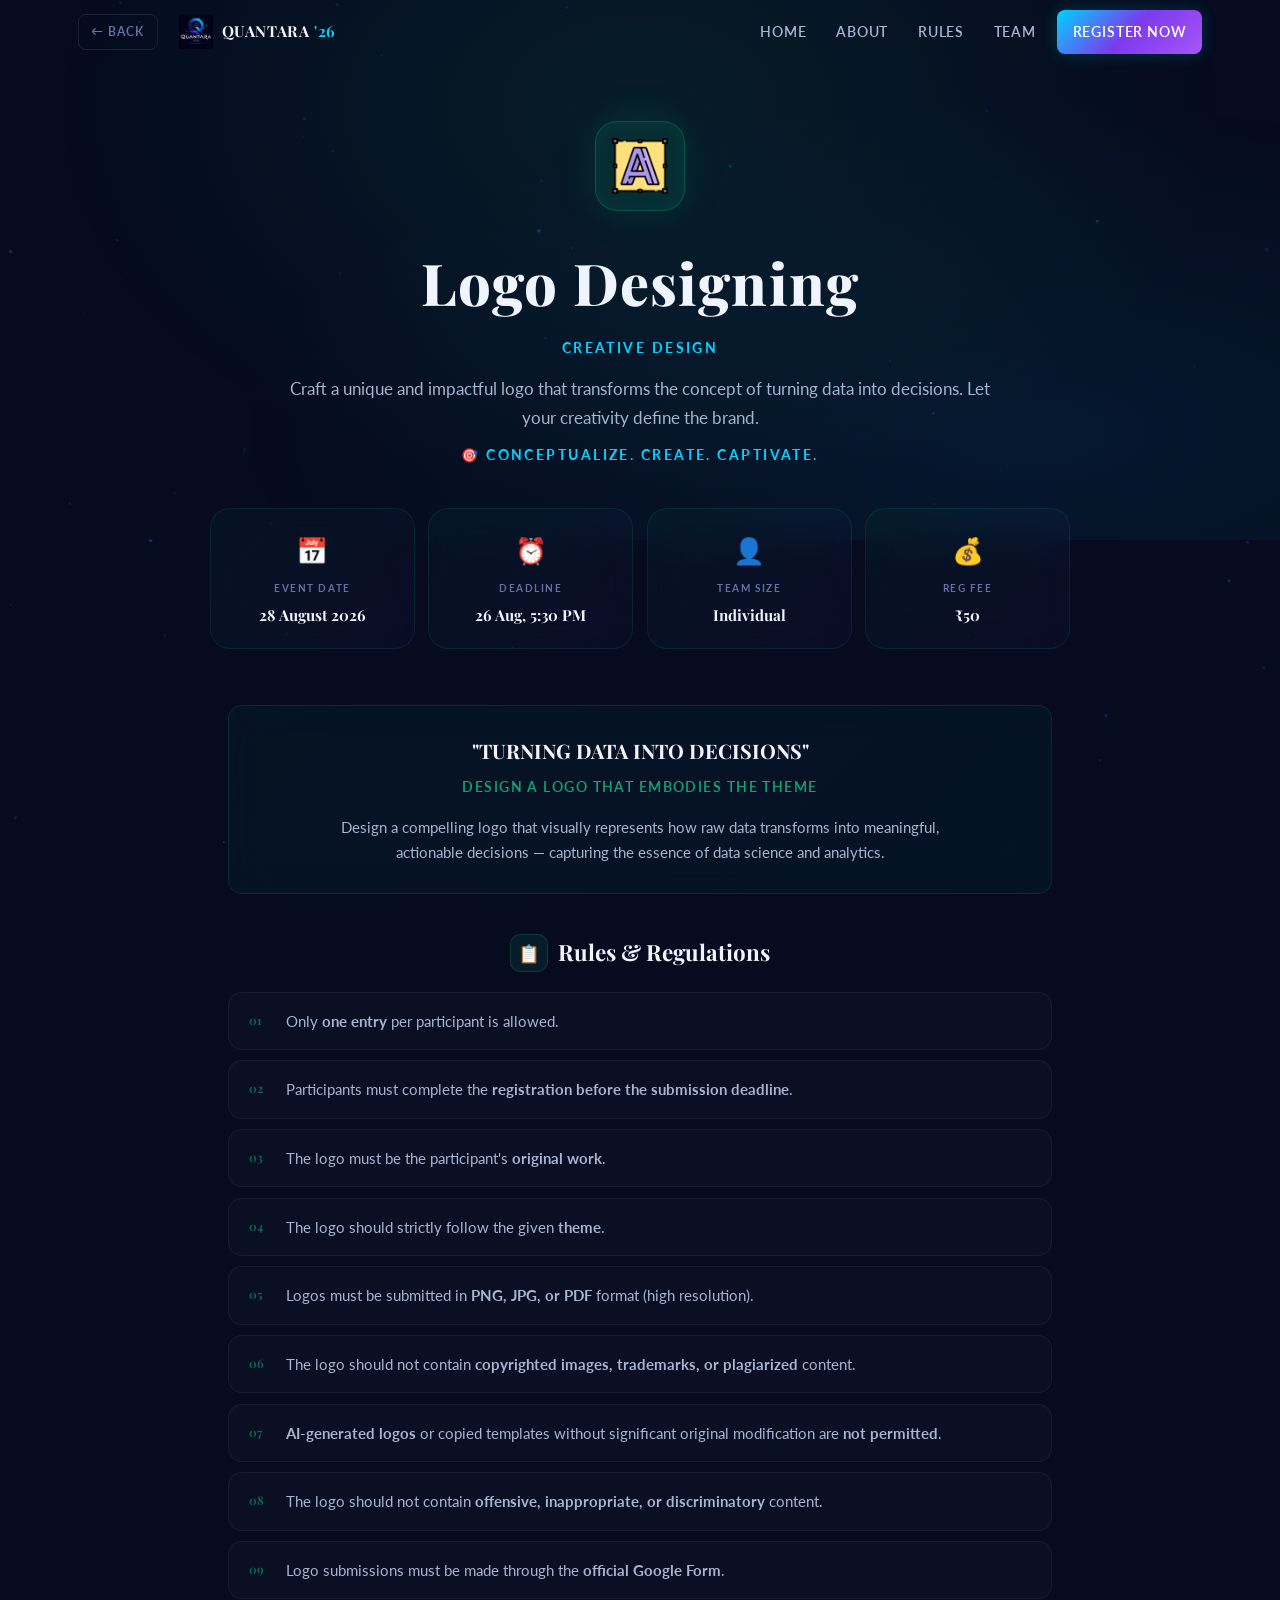
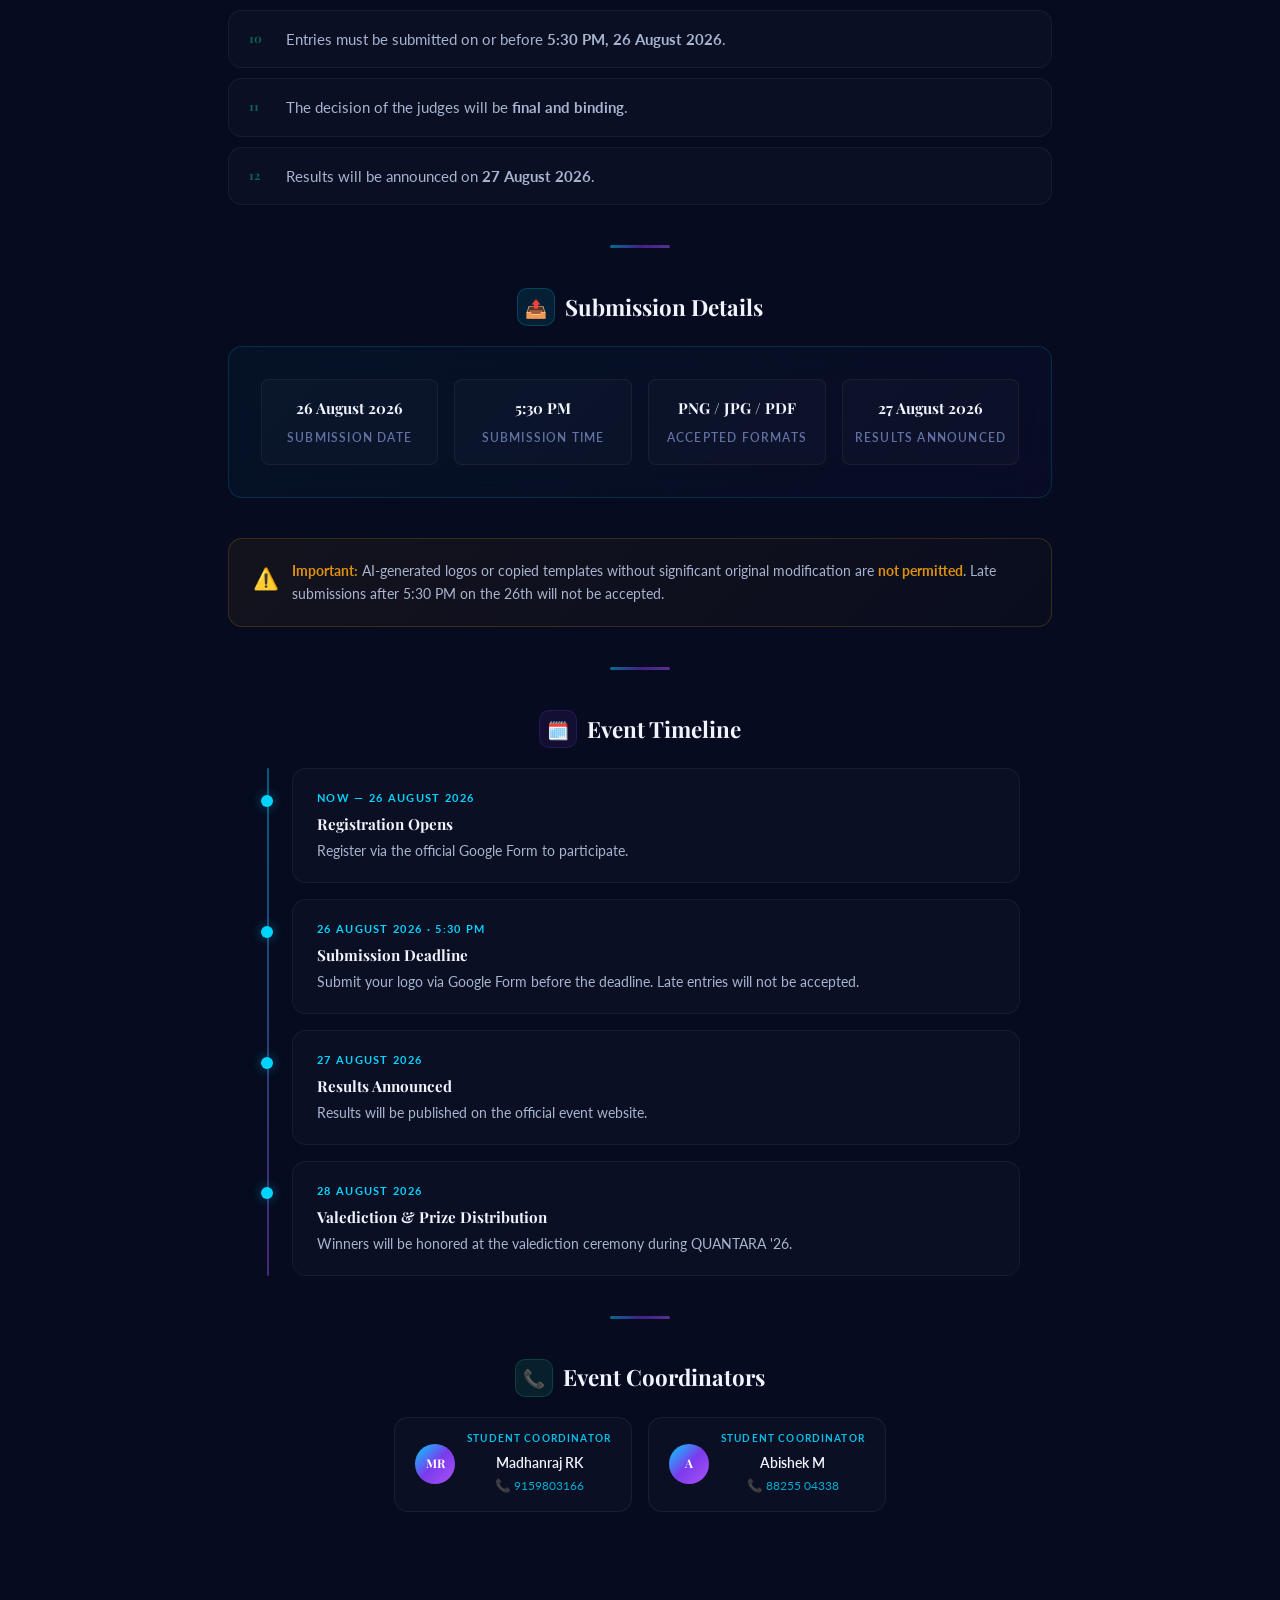
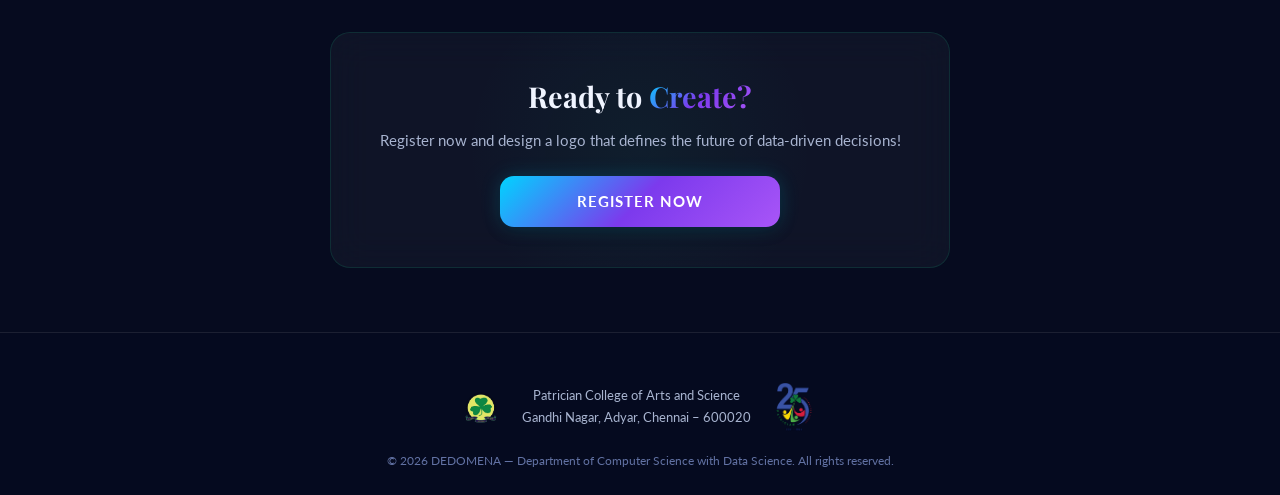
<file: Events/logocreation.html>
<!DOCTYPE html>
<html lang="en">
<head>
  <meta charset="UTF-8" />
  <meta name="viewport" content="width=device-width, initial-scale=1.0" />
  <meta name="google-site-verification" content="fx8BMz5oez5cr_twXdx6aqCPkj9SNU-4wcla9HkwSNA" />
  <!-- Google tag (gtag.js) -->
  <script async src="https://www.googletagmanager.com/gtag/js?id=G-M27L7E10VC"></script>
  <script>
    window.dataLayer = window.dataLayer || [];
    function gtag(){dataLayer.push(arguments);}
    gtag('js', new Date());
    gtag('config', 'G-M27L7E10VC');
  </script>
  <title>Logo Designing — Creative Design Contest | Theme, Rules & Guidelines | QUANTARA '26</title>
  <meta name="description" content="Join LogoForge at QUANTARA '26 and create meaningful brand identities. Test your graphic design skills at this premier tech symposium in Patrician College." />
  <link rel="preconnect" href="https://fonts.googleapis.com" />
  <link rel="preconnect" href="https://fonts.gstatic.com" crossorigin />
  <link href="https://fonts.googleapis.com/css2?family=Lato:wght@300;400;700&family=Playfair+Display:wght@400;500;600;700&display=swap" rel="stylesheet" />
  <link rel="icon" type="image/png" href="../logos/quantara-logo.webp" />
  <link rel="stylesheet" href="../style.css" />
  <style>
    /* ── Hero ── */
    .event-page-hero {
      min-height: 60vh;
      display: flex;
      align-items: center;
      justify-content: center;
      text-align: center;
      padding: calc(var(--nav-h) + 3rem) var(--side-pad) 3rem;
      position: relative;
      overflow: hidden;
    }
    .event-page-hero::before {
      content: '';
      position: absolute;
      inset: 0;
      background:
        radial-gradient(ellipse at 50% 20%, rgba(16,185,129,0.1), transparent 65%),
        radial-gradient(ellipse at 80% 80%, rgba(0,212,255,0.07), transparent 55%);
      pointer-events: none;
    }
    .event-hero-content {
      position: relative;
      z-index: 1;
      max-width: 720px;
    }
    .event-hero-icon-img { width: 56px; height: 56px; object-fit: contain; }
    .event-hero-icon {
      width: 90px; height: 90px;
      border-radius: 22px;
      display: inline-flex; align-items: center; justify-content: center;
      font-size: 2.5rem;
      margin-bottom: 1.5rem;
      background: rgba(16,185,129,0.13);
      border: 1px solid rgba(16,185,129,0.28);
      box-shadow: 0 0 40px rgba(16,185,129,0.15), inset 0 0 20px rgba(16,185,129,0.05);
    }
    .event-hero-title {
      font-family: var(--font-heading);
      font-size: clamp(2.2rem, 7vw, 3.6rem);
      font-weight: 800;
      color: var(--text-primary);
      margin-bottom: 0.4rem;
      letter-spacing: 0.02em;
    }
    .event-hero-subtitle {
      font-family: var(--font-sub);
      font-size: 0.85rem;
      font-weight: 700;
      letter-spacing: 0.18em;
      text-transform: uppercase;
      color: var(--cyan);
      margin-bottom: 1rem;
    }
    .event-hero-desc {
      font-size: 1.05rem;
      color: var(--text-secondary);
      line-height: 1.7;
    }
    .mobile-register-btn {
      display: none;
      margin-top: 0.8rem;
      box-shadow: 0 0 25px rgba(0,212,255,0.35), 0 0 60px rgba(0,212,255,0.15), 0 4px 15px rgba(0,0,0,0.3);
    }

    /* ── Quick Info Strip ── */
    .quick-info {
      padding: 0 var(--side-pad);
      margin-top: -2rem;
      position: relative;
      z-index: 2;
    }
    .quick-info-grid {
      display: grid;
      grid-template-columns: repeat(auto-fit, minmax(180px, 1fr));
      gap: 0.85rem;
      max-width: 860px;
      margin: 0 auto;
    }
    .qi-card {
      display: flex;
      flex-direction: column;
      align-items: center;
      text-align: center;
      gap: 0.4rem;
      padding: 1.25rem 1rem;
      border-color: rgba(16,185,129,0.12);
      background: linear-gradient(135deg, rgba(16,185,129,0.05), rgba(124,58,237,0.04));
    }
    .qi-icon {
      font-size: 1.6rem;
      margin-bottom: 0.15rem;
    }
    .qi-label {
      font-family: var(--font-sub);
      font-size: 0.62rem;
      font-weight: 700;
      letter-spacing: 0.16em;
      text-transform: uppercase;
      color: var(--text-muted);
    }
    .qi-value {
      font-family: var(--font-heading);
      font-size: 0.95rem;
      font-weight: 700;
      color: var(--text-primary);
    }

    /* ── Content Sections ── */
    .rules-content {
      max-width: 860px;
      margin: 0 auto;
      padding: 3.5rem var(--side-pad) 2rem;
    }

    .rules-block {
      margin-bottom: 2.5rem;
    }
    .rules-block-title {
      font-family: var(--font-heading);
      font-size: clamp(1.15rem, 3vw, 1.4rem);
      font-weight: 700;
      color: var(--text-primary);
      margin-bottom: 1.25rem;
      display: flex;
      align-items: center;
      justify-content: center;
      gap: 0.65rem;
    }
    .rules-block-title .rb-icon {
      width: 38px; height: 38px;
      border-radius: 10px;
      display: inline-flex;
      align-items: center;
      justify-content: center;
      font-size: 1.1rem;
      background: rgba(16,185,129,0.1);
      border: 1px solid rgba(16,185,129,0.2);
      flex-shrink: 0;
    }

    .rules-list {
      display: flex;
      flex-direction: column;
      gap: 0.65rem;
      list-style: none;
      counter-reset: rule-counter;
    }
    .rules-list li {
      counter-increment: rule-counter;
      display: flex;
      align-items: flex-start;
      gap: 0.85rem;
      padding: 1rem 1.25rem;
      border-radius: var(--radius-md);
      background: rgba(255,255,255,0.02);
      border: 1px solid rgba(255,255,255,0.05);
      transition: border-color 0.3s ease, background 0.3s ease;
    }
    .rules-list li:hover {
      border-color: rgba(16,185,129,0.15);
      background: rgba(16,185,129,0.03);
    }
    .rules-list li::before {
      content: counter(rule-counter, decimal-leading-zero);
      font-family: var(--font-heading);
      font-size: 0.75rem;
      font-weight: 700;
      color: rgba(16,185,129,0.85);
      opacity: 0.6;
      flex-shrink: 0;
      width: 24px;
      padding-top: 2px;
    }
    .rule-text {
      font-size: 0.92rem;
      color: var(--text-secondary);
      line-height: 1.65;
    }

    /* ── Theme Card ── */
    .domain-card {
      padding: 1.75rem 2rem;
      border-radius: var(--radius-md);
      background: linear-gradient(135deg, rgba(16,185,129,0.05), rgba(0,212,255,0.04));
      border: 1px solid rgba(16,185,129,0.15);
      margin-bottom: 2.5rem;
      text-align: center;
    }
    .domain-title {
      font-family: var(--font-heading);
      font-size: 1.25rem;
      font-weight: 700;
      color: var(--text-primary);
      margin-bottom: 0.5rem;
    }
    .domain-subtitle {
      font-family: var(--font-sub);
      font-size: 0.9rem;
      font-weight: 600;
      letter-spacing: 0.1em;
      text-transform: uppercase;
      color: rgba(16,185,129,0.9);
      margin-bottom: 1rem;
    }
    .domain-desc {
      font-size: 0.95rem;
      color: var(--text-secondary);
      line-height: 1.65;
      max-width: 600px;
      margin: 0 auto;
    }

    /* ── Submission Details Card ── */
    .submission-card {
      padding: 2rem;
      border-radius: var(--radius-md);
      background: linear-gradient(135deg, rgba(0,212,255,0.04), rgba(124,58,237,0.03));
      border: 1px solid rgba(0,212,255,0.15);
      margin-bottom: 1.5rem;
    }
    .sub-stats {
      display: grid;
      grid-template-columns: repeat(auto-fit, minmax(160px, 1fr));
      gap: 1rem;
    }
    .sub-stat {
      display: flex;
      flex-direction: column;
      align-items: center;
      text-align: center;
      gap: 0.4rem;
      padding: 1rem 0.5rem;
      border-radius: var(--radius-sm);
      background: rgba(255,255,255,0.02);
      border: 1px solid rgba(255,255,255,0.05);
    }
    .sub-stat-value {
      font-family: var(--font-heading);
      font-size: 0.95rem;
      font-weight: 700;
      color: var(--text-primary);
    }
    .sub-stat-label {
      font-size: 0.75rem;
      font-weight: 600;
      letter-spacing: 0.1em;
      text-transform: uppercase;
      color: var(--text-muted);
    }

    /* ── Notice Card ── */
    .notice-card {
      display: flex;
      align-items: flex-start;
      gap: 0.85rem;
      padding: 1.25rem 1.5rem;
      border-radius: var(--radius-md);
      background: linear-gradient(135deg, rgba(245,158,11,0.06), rgba(245,158,11,0.02));
      border: 1px solid rgba(245,158,11,0.18);
      margin-bottom: 2.5rem;
    }
    .notice-icon {
      font-size: 1.3rem;
      flex-shrink: 0;
      padding-top: 2px;
    }
    .notice-text {
      font-size: 0.9rem;
      color: var(--text-secondary);
      line-height: 1.65;
    }
    .notice-text strong {
      color: rgba(245,158,11,0.9);
    }

    /* ── CTA ── */
    .event-cta {
      text-align: center;
      padding: 3rem var(--side-pad) 4rem;
    }
    .cta-card {
      max-width: 620px;
      margin: 0 auto;
      padding: 2.5rem 2rem;
      border-color: rgba(16,185,129,0.15);
      position: relative;
      overflow: hidden;
    }
    .cta-card::before {
      content: '';
      position: absolute;
      width: 350px; height: 350px;
      border-radius: 50%;
      background: radial-gradient(circle, rgba(16,185,129,0.06), transparent 70%);
      top: 50%; left: 50%;
      transform: translate(-50%, -50%);
      pointer-events: none;
    }
    .cta-title {
      font-family: var(--font-heading);
      font-size: clamp(1.3rem, 4vw, 1.8rem);
      font-weight: 700;
      color: var(--text-primary);
      margin-bottom: 0.5rem;
      position: relative;
    }
    .cta-desc {
      font-size: 0.92rem;
      color: var(--text-secondary);
      margin-bottom: 1.5rem;
      position: relative;
    }
    .cta-actions {
      display: flex;
      gap: 0.85rem;
      justify-content: center;
      flex-wrap: wrap;
      position: relative;
    }
    .event-back-link {
      display: inline-flex;
      align-items: center;
      gap: 0.4rem;
      font-family: var(--font-sub);
      font-size: 0.82rem;
      font-weight: 700;
      letter-spacing: 0.08em;
      text-transform: uppercase;
      color: var(--text-muted);
      padding: 0.6rem 1.1rem;
      border-radius: var(--radius-sm);
      border: 1px solid var(--glass-border);
      transition: all 0.3s ease;
      min-height: 44px;
    }
    .event-back-link:hover {
      color: var(--text-primary);
      border-color: rgba(16,185,129,0.3);
      background: rgba(16,185,129,0.06);
    }

    /* ── Timeline Section ── */
    .timeline-wrap {
      position: relative;
      padding-left: 2rem;
    }
    .timeline-wrap::before {
      content: '';
      position: absolute;
      left: 7px;
      top: 0;
      bottom: 0;
      width: 2px;
      background: linear-gradient(to bottom, rgba(0,212,255,0.4), rgba(168,85,247,0.4));
      border-radius: 2px;
    }
    .timeline-item {
      position: relative;
      padding: 1.25rem 1.5rem;
      margin-bottom: 1rem;
      border-radius: var(--radius-md);
      background: rgba(255,255,255,0.02);
      border: 1px solid rgba(255,255,255,0.05);
      transition: border-color 0.3s ease, background 0.3s ease;
    }
    .timeline-item:hover {
      border-color: rgba(0,212,255,0.15);
      background: rgba(0,212,255,0.03);
    }
    .timeline-item::before {
      content: '';
      position: absolute;
      left: -2rem;
      top: 1.6rem;
      width: 12px;
      height: 12px;
      border-radius: 50%;
      background: var(--cyan);
      border: 2px solid var(--bg-primary);
      box-shadow: 0 0 12px rgba(0,212,255,0.4);
      z-index: 1;
    }
    .timeline-item:last-child::after {
      display: none;
    }
    .tl-time {
      font-family: var(--font-sub);
      font-size: 0.68rem;
      font-weight: 700;
      letter-spacing: 0.12em;
      text-transform: uppercase;
      color: var(--cyan);
      margin-bottom: 0.3rem;
      display: block;
    }
    .tl-title {
      font-family: var(--font-heading);
      font-size: 0.95rem;
      font-weight: 700;
      color: var(--text-primary);
      margin-bottom: 0.25rem;
    }
    .tl-desc {
      font-size: 0.85rem;
      color: var(--text-secondary);
      line-height: 1.55;
    }

    /* ── Divider ── */
    .section-divider {
      width: 60px;
      height: 3px;
      border-radius: 3px;
      background: var(--gradient-brand);
      margin: 0 auto 2.5rem;
      opacity: 0.5;
    }

    /* ── Tablet/Mobile adjustments ── */
    @media (max-width: 1024px) {
      .quick-info-grid {
        grid-template-columns: repeat(2, 1fr);
      }
      .sub-stats {
        display: flex;
        flex-wrap: wrap;
        justify-content: center;
      }
      .sub-stats .sub-stat {
        flex: 0 1 calc(50% - 0.6rem);
        width: calc(50% - 0.6rem);
      }
    }
    @media (max-width: 600px) {
      .coord-strip {
        flex-direction: column;
        align-items: center;
      }
      .rules-list li {
        padding: 0.85rem 1rem;
      }
      .cta-actions {
        flex-direction: column-reverse;
        align-items: center;
      }
      .hide-on-mobile {
        display: none !important;
      }
      .sub-stats {
        display: flex;
        flex-direction: column;
      }
      .sub-stats .sub-stat {
        width: 100%;
        flex: 1 1 100%;
      }

      .mobile-register-btn {
        display: inline-flex;
      }
    }
  </style>
</head>
<body>

  <canvas id="particleCanvas"></canvas>

  <!-- Navigation -->
  <nav class="navbar" id="navbar">
    <div class="nav-container">
      <div class="nav-brand">
        <a href="../index.html#events" class="event-back-link hide-on-mobile" style="margin-right: 0.75rem; padding: 0.4rem 0.8rem; min-height: 36px; font-size: 0.75rem;">← Back</a>
        <img src="../logos/quantara-logo.webp" alt="QUANTARA '26 Logo" class="nav-logo" />
        <span class="nav-title">QUANTARA <span class="accent">'26</span></span>
      </div>
      <ul class="nav-links" id="navLinks">
        <li><a href="../index.html" class="nav-link" id="nav-home">Home</a></li>
        <li><a href="../index.html#about" class="nav-link" id="nav-about">About</a></li>
        <li><a href="../index.html#general-rules" class="nav-link" id="nav-rules">Rules</a></li>
        <li><a href="../index.html#coordinators" class="nav-link" id="nav-coordinators">Team</a></li>
        <li><a href="https://forms.gle/unV1zcFVtqHB2Tz5A" target="_blank" rel="noopener noreferrer" class="nav-link register-btn" id="nav-register">Register Now</a></li>
      </ul>
      <button class="hamburger" id="hamburger" aria-label="Toggle menu">
        <span></span><span></span><span></span>
      </button>
    </div>
  </nav>

  <!-- ========== HERO ========== -->
  <section class="event-page-hero">
    <div class="event-hero-content">
      <div class="event-hero-icon"><img src="../logos/logo.png" alt="LogoForge" class="event-hero-icon-img" /></div>
      <h1 class="event-hero-title">Logo Designing</h1>
      <p class="event-hero-subtitle">Creative Design</p>
      <p class="event-hero-desc">Craft a unique and impactful logo that transforms the concept of turning data into decisions. Let your creativity define the brand.</p>
      <p class="event-hero-subtitle" style="margin-top:0.75rem">🎯 Conceptualize. Create. Captivate.</p>
      <a href="https://forms.gle/unV1zcFVtqHB2Tz5A" target="_blank" rel="noopener noreferrer" class="btn btn-primary mobile-register-btn" id="hero-mobile-register">Register Now</a>
    </div>
  </section>

  <!-- ========== QUICK INFO ========== -->
  <section class="quick-info">
    <div class="quick-info-grid">
      <div class="qi-card glass-card">
        <span class="qi-icon">📅</span>
        <span class="qi-label">Event Date</span>
        <span class="qi-value">28 August 2026</span>
      </div>
      <div class="qi-card glass-card">
        <span class="qi-icon">⏰</span>
        <span class="qi-label">Deadline</span>
        <span class="qi-value">26 Aug, 5:30 PM</span>
      </div>
      <div class="qi-card glass-card">
        <span class="qi-icon">👤</span>
        <span class="qi-label">Team Size</span>
        <span class="qi-value">Individual</span>
      </div>
      <div class="qi-card glass-card">
        <span class="qi-icon">💰</span>
        <span class="qi-label">Reg Fee</span>
        <span class="qi-value">₹50</span>
      </div>
    </div>
  </section>

  <!-- ========== RULES CONTENT ========== -->
  <div class="rules-content">

    <!-- Theme Card -->
    <div class="domain-card glass-card">
      <h3 class="domain-title">"TURNING DATA INTO DECISIONS"</h3>
      <p class="domain-subtitle">Design a logo that embodies the theme</p>
      <p class="domain-desc">Design a compelling logo that visually represents how raw data transforms into meaningful, actionable decisions — capturing the essence of data science and analytics.</p>
    </div>

    <!-- Rules -->
    <div class="rules-block">
      <h2 class="rules-block-title">
        <span class="rb-icon">📋</span>
        Rules &amp; Regulations
      </h2>
      <ol class="rules-list">
        <li><span class="rule-text">Only <strong>one entry</strong> per participant is allowed.</span></li>
        <li><span class="rule-text">Participants must complete the <strong>registration before the submission deadline</strong>.</span></li>
        <li><span class="rule-text">The logo must be the participant's <strong>original work</strong>.</span></li>
        <li><span class="rule-text">The logo should strictly follow the given <strong>theme</strong>.</span></li>
        <li><span class="rule-text">Logos must be submitted in <strong>PNG, JPG, or PDF</strong> format (high resolution).</span></li>
        <li><span class="rule-text">The logo should not contain <strong>copyrighted images, trademarks, or plagiarized</strong> content.</span></li>
        <li><span class="rule-text"><strong>AI-generated logos</strong> or copied templates without significant original modification are <strong>not permitted</strong>.</span></li>
        <li><span class="rule-text">The logo should not contain <strong>offensive, inappropriate, or discriminatory</strong> content.</span></li>
        <li><span class="rule-text">Logo submissions must be made through the <strong>official Google Form</strong>.</span></li>
        <li><span class="rule-text">Entries must be submitted on or before <strong>5:30 PM, 26 August 2026</strong>.</span></li>
        <li><span class="rule-text">The decision of the judges will be <strong>final and binding</strong>.</span></li>
        <li><span class="rule-text">Results will be announced on <strong>27 August 2026</strong>.</span></li>
      </ol>
    </div>

    <div class="section-divider"></div>

    <!-- Submission Details -->
    <div class="rules-block">
      <h2 class="rules-block-title">
        <span class="rb-icon" style="background:rgba(0,212,255,0.1);border-color:rgba(0,212,255,0.2)">📤</span>
        Submission Details
      </h2>
      <div class="submission-card glass-card">
        <div class="sub-stats">
          <div class="sub-stat">
            <span class="sub-stat-value">26 August 2026</span>
            <span class="sub-stat-label">Submission Date</span>
          </div>
          <div class="sub-stat">
            <span class="sub-stat-value">5:30 PM</span>
            <span class="sub-stat-label">Submission Time</span>
          </div>
          <div class="sub-stat">
            <span class="sub-stat-value">PNG / JPG / PDF</span>
            <span class="sub-stat-label">Accepted Formats</span>
          </div>
          <div class="sub-stat">
            <span class="sub-stat-value">27 August 2026</span>
            <span class="sub-stat-label">Results Announced</span>
          </div>
        </div>
      </div>
    </div>

    <!-- Notice -->
    <div class="notice-card" style="display: flex; flex-direction: column; gap: 1rem; align-items: flex-start;">
      <div style="display: flex; gap: 0.85rem; align-items: flex-start;">
        <span class="notice-icon">⚠️</span>
        <p class="notice-text">
          <strong>Important:</strong> AI-generated logos or copied templates without significant original modification are <strong>not permitted</strong>. Late submissions after 5:30 PM on the 26th will not be accepted.
        </p>
      </div>
    </div>

    <div class="section-divider"></div>

    <!-- Event Timeline -->
    <div class="rules-block">
      <h2 class="rules-block-title">
        <span class="rb-icon" style="background:rgba(124,58,237,0.1);border-color:rgba(124,58,237,0.2)">🗓️</span>
        Event Timeline
      </h2>
      <div class="timeline-wrap">
        <div class="timeline-item">
          <span class="tl-time">Now — 26 August 2026</span>
          <div class="tl-title">Registration Opens</div>
          <div class="tl-desc">Register via the official Google Form to participate.</div>
        </div>
        <div class="timeline-item">
          <span class="tl-time">26 August 2026 · 5:30 PM</span>
          <div class="tl-title">Submission Deadline</div>
          <div class="tl-desc">Submit your logo via Google Form before the deadline. Late entries will not be accepted.</div>
        </div>
        <div class="timeline-item">
          <span class="tl-time">27 August 2026</span>
          <div class="tl-title">Results Announced</div>
          <div class="tl-desc">Results will be published on the official event website.</div>
        </div>
        <div class="timeline-item">
          <span class="tl-time">28 August 2026</span>
          <div class="tl-title">Valediction &amp; Prize Distribution</div>
          <div class="tl-desc">Winners will be honored at the valediction ceremony during QUANTARA '26.</div>
        </div>
      </div>
    </div>

    <div class="section-divider"></div>

    <!-- Coordinators -->
    <div class="rules-block" style="text-align:center">
      <h2 class="rules-block-title" style="justify-content:center">
        <span class="rb-icon" style="background:rgba(16,185,129,0.12);border-color:rgba(16,185,129,0.22)">📞</span>
        Event Coordinators
      </h2>
      <div class="coord-strip">
        <div class="coord-chip">
          <div class="cc-avatar">MR</div>
          <div class="cc-info">
            <span class="cc-role">Student Coordinator</span>
            <span class="cc-name">Madhanraj RK</span>
            <a href="tel:9159803166" class="cc-phone">📞 9159803166</a>
          </div>
        </div>
        <div class="coord-chip">
          <div class="cc-avatar">A</div>
          <div class="cc-info">
            <span class="cc-role">Student Coordinator</span>
            <span class="cc-name">Abishek M</span>
            <a href="tel:8825504338" class="cc-phone">📞 88255 04338</a>
          </div>
        </div>
      </div>
    </div>

  </div>

  <!-- ========== CTA ========== -->
  <section class="event-cta">
    <div class="cta-card glass-card">
      <h2 class="cta-title">Ready to <span class="gradient-text">Create?</span></h2>
      <p class="cta-desc">Register now and design a logo that defines the future of data-driven decisions!</p>
      <div class="cta-actions">
        <a href="https://forms.gle/unV1zcFVtqHB2Tz5A" target="_blank" rel="noopener noreferrer" class="btn btn-primary" style="flex: 1; min-width: 220px; max-width: 280px; justify-content: center;">Register Now</a>
      </div>
    </div>
  </section>

  <!-- Footer -->
  <footer class="footer">
    <div class="container">
      <div class="footer-bottom">
        <div class="footer-college">
          <img src="../logos/patrician-logo.webp" alt="Patrician College" class="footer-college-logo" />
          <div>
            <p>Patrician College of Arts and Science</p>
            <p>Gandhi Nagar, Adyar, Chennai – 600020</p>
          </div>
          <img src="../logos/25-years.webp" alt="25 Years Celebrating Legacy" class="footer-anni-logo" />
        </div>
        <p class="footer-copy">© 2026 DEDOMENA — Department of Computer Science with Data Science. All rights reserved.</p>
      </div>
    </div>
  </footer>

  <script src="../script.js"></script>
</body>
</html>
</file>
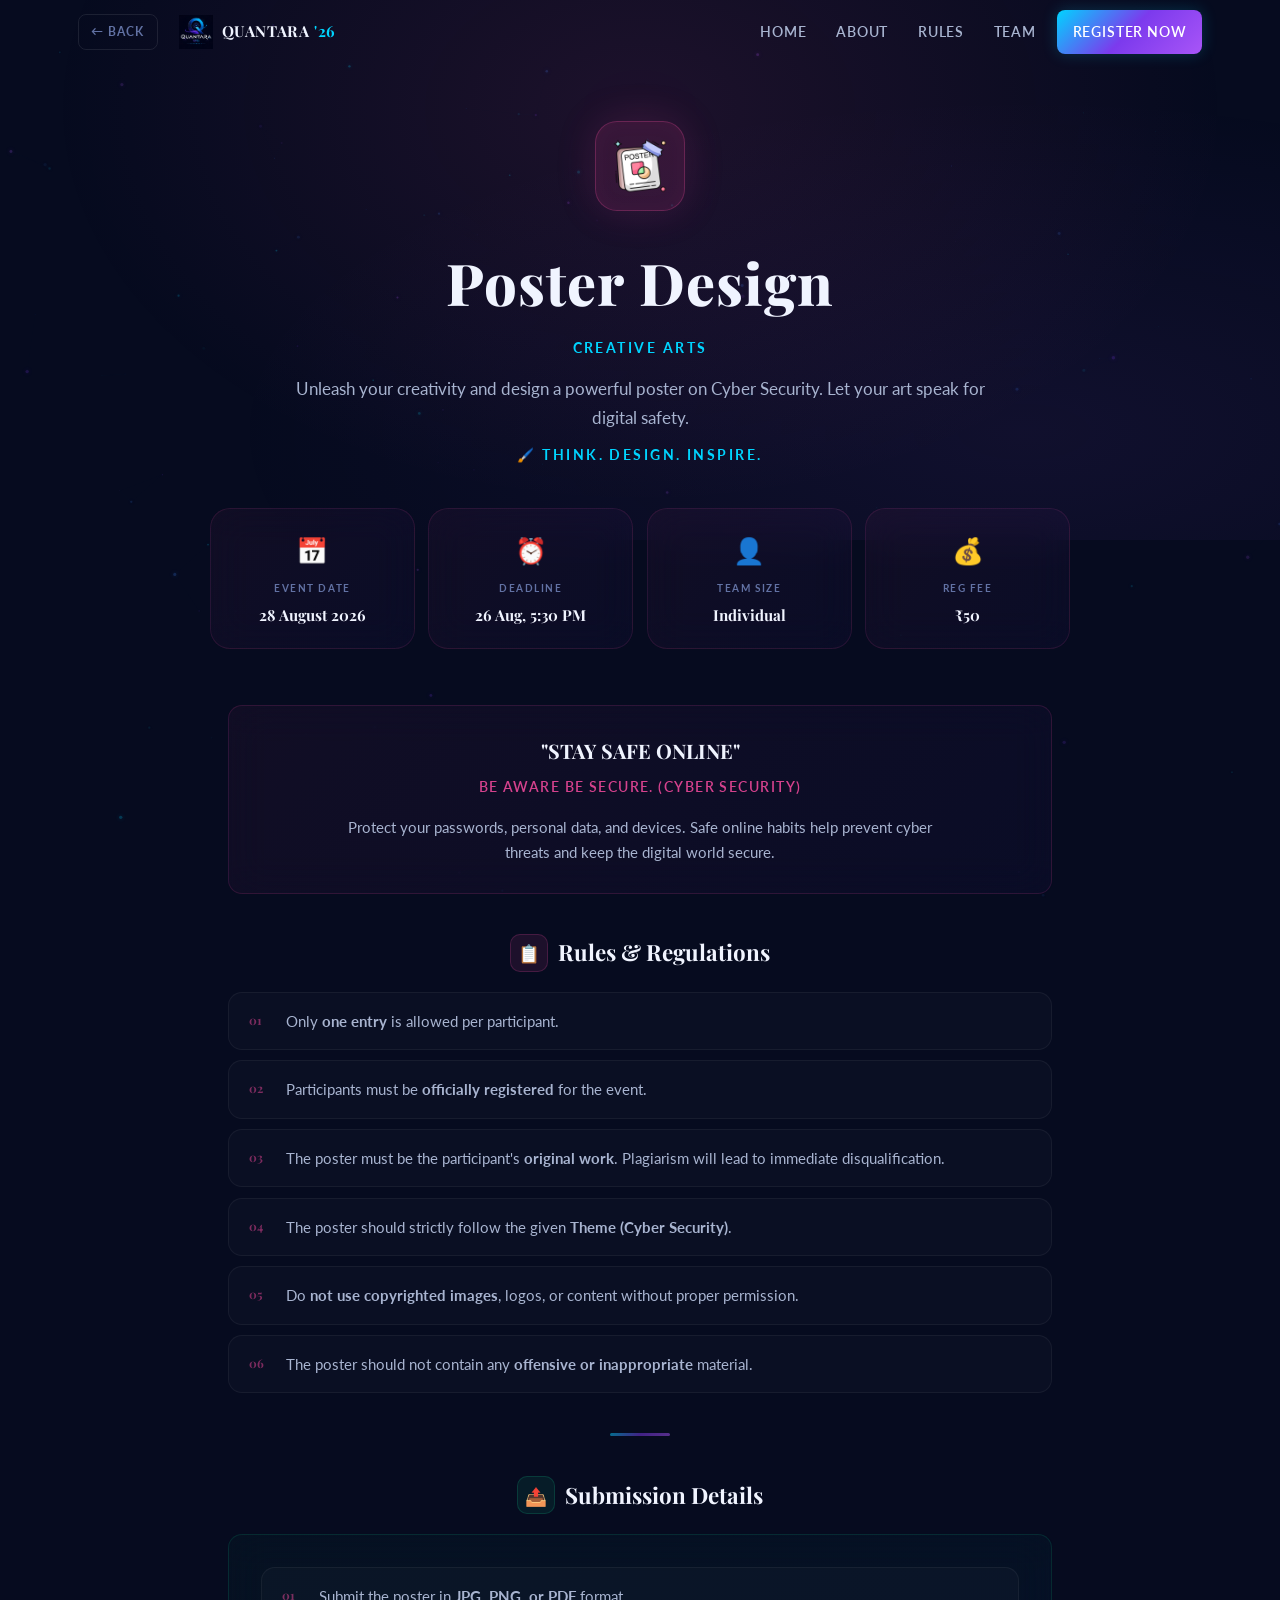
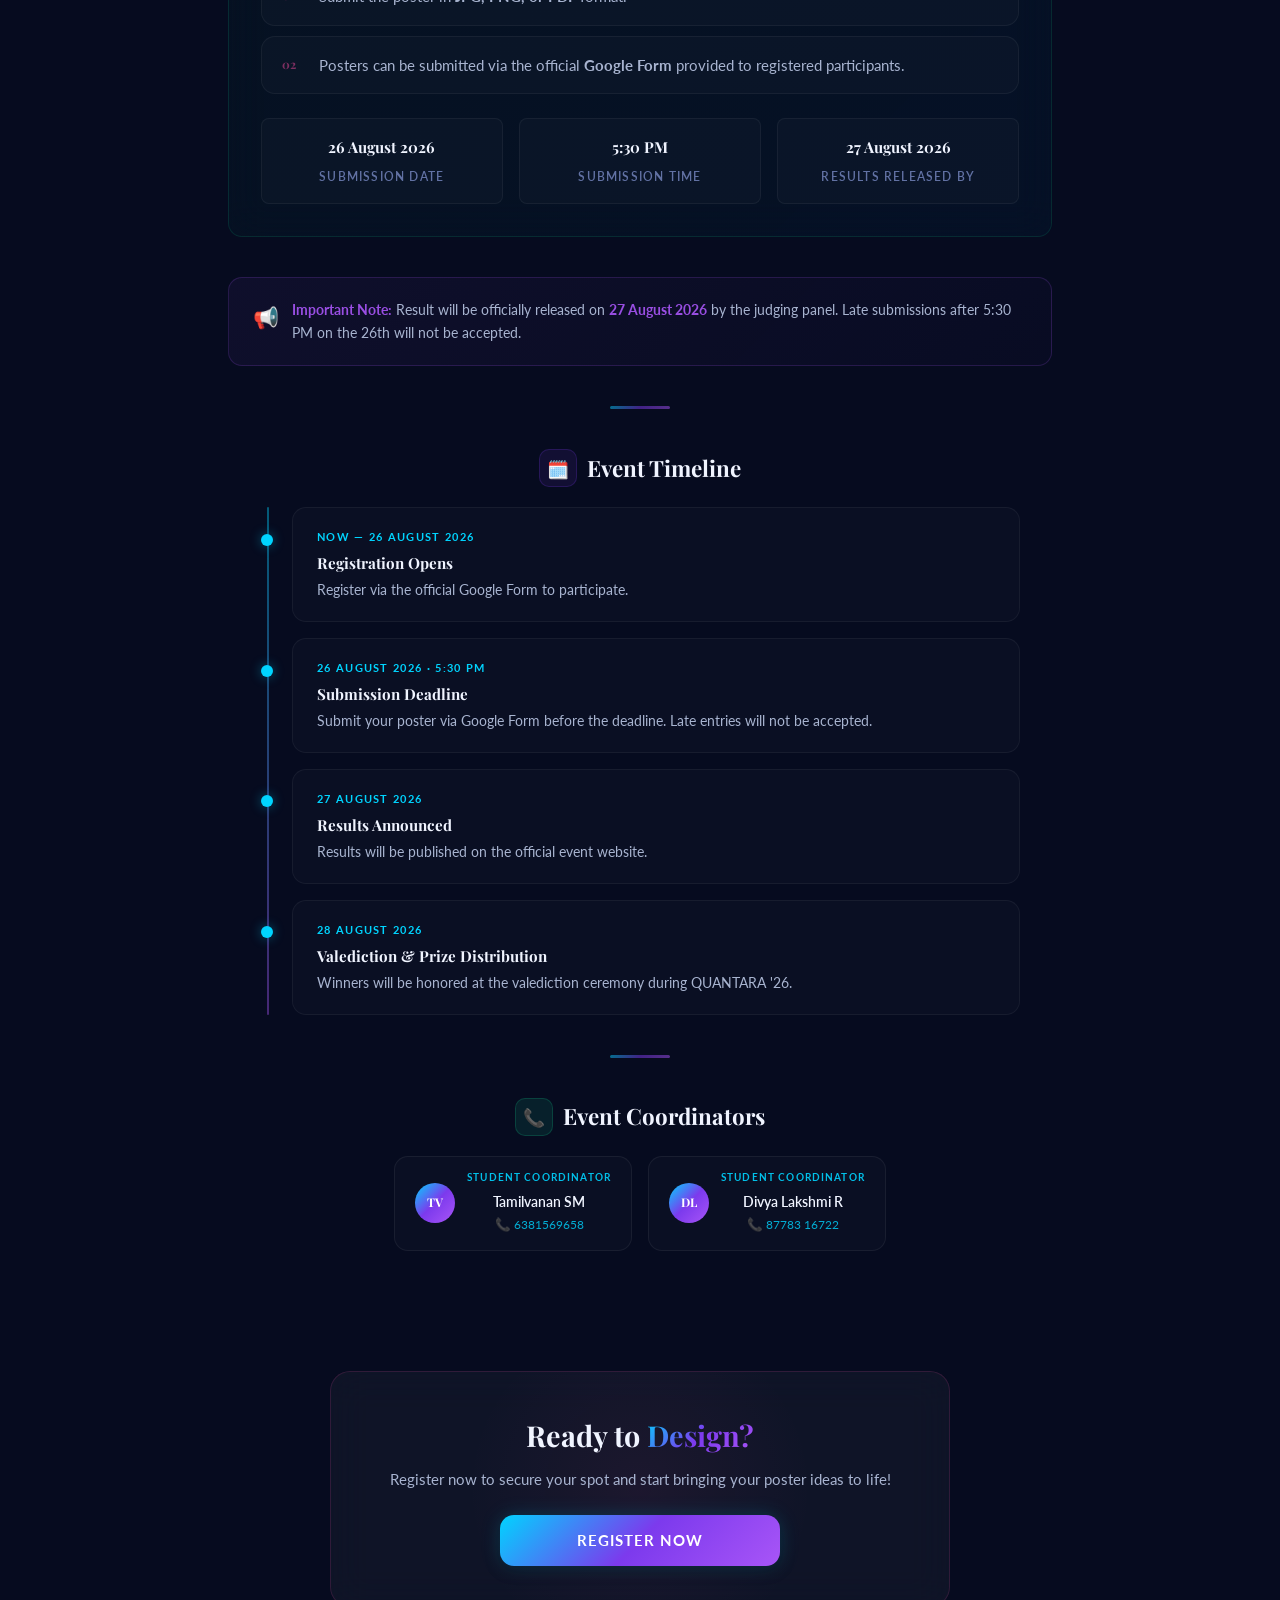
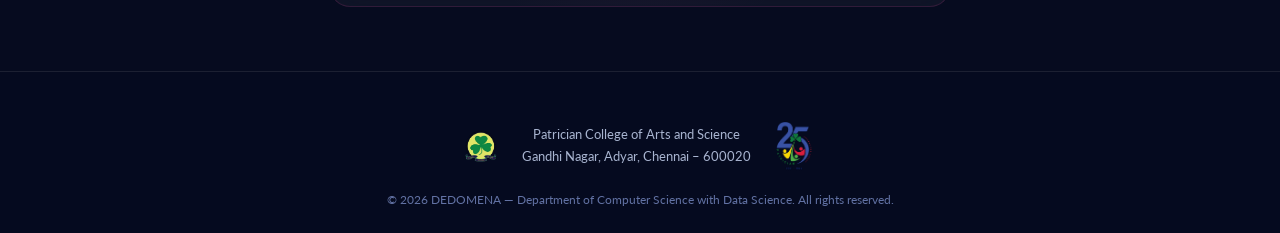
<file: Events/postercreation.html>
<!DOCTYPE html>
<html lang="en">
<head>
  <meta charset="UTF-8" />
  <meta name="viewport" content="width=device-width, initial-scale=1.0" />
  <meta name="google-site-verification" content="fx8BMz5oez5cr_twXdx6aqCPkj9SNU-4wcla9HkwSNA" />
  <!-- Google tag (gtag.js) -->
  <script async src="https://www.googletagmanager.com/gtag/js?id=G-M27L7E10VC"></script>
  <script>
    window.dataLayer = window.dataLayer || [];
    function gtag(){dataLayer.push(arguments);}
    gtag('js', new Date());
    gtag('config', 'G-M27L7E10VC');
  </script>
  <title>Poster Design Contest | Theme, Submission Rules & Guidelines | QUANTARA '26</title>
  <meta name="description" content="Showcase your creativity in the Innovision Poster Design event at QUANTARA '26. Visually communicate technical ideas and win at Patrician College, Chennai." />
  <link rel="preconnect" href="https://fonts.googleapis.com" />
  <link rel="preconnect" href="https://fonts.gstatic.com" crossorigin />
  <link href="https://fonts.googleapis.com/css2?family=Lato:wght@300;400;700&family=Playfair+Display:wght@400;500;600;700&display=swap" rel="stylesheet" />
  <link rel="icon" type="image/png" href="../logos/quantara-logo.webp" />
  <link rel="stylesheet" href="../style.css" />
  <style>
    /* ── Hero ── */
    .event-page-hero {
      min-height: 60vh;
      display: flex;
      align-items: center;
      justify-content: center;
      text-align: center;
      padding: calc(var(--nav-h) + 3rem) var(--side-pad) 3rem;
      position: relative;
      overflow: hidden;
    }
    .event-page-hero::before {
      content: '';
      position: absolute;
      inset: 0;
      background:
        radial-gradient(ellipse at 50% 20%, rgba(236,72,153,0.1), transparent 65%),
        radial-gradient(ellipse at 80% 80%, rgba(168,85,247,0.07), transparent 55%);
      pointer-events: none;
    }
    .event-hero-content {
      position: relative;
      z-index: 1;
      max-width: 720px;
    }
    .event-hero-icon-img { width: 56px; height: 56px; object-fit: contain; }
    .event-hero-icon {
      width: 90px; height: 90px;
      border-radius: 22px;
      display: inline-flex; align-items: center; justify-content: center;
      font-size: 2.5rem;
      margin-bottom: 1.5rem;
      background: rgba(236,72,153,0.13);
      border: 1px solid rgba(236,72,153,0.28);
      box-shadow: 0 0 40px rgba(236,72,153,0.15), inset 0 0 20px rgba(236,72,153,0.05);
    }
    .event-hero-title {
      font-family: var(--font-heading);
      font-size: clamp(2.2rem, 7vw, 3.6rem);
      font-weight: 800;
      color: var(--text-primary);
      margin-bottom: 0.4rem;
      letter-spacing: 0.02em;
    }
    .event-hero-subtitle {
      font-family: var(--font-sub);
      font-size: 0.85rem;
      font-weight: 700;
      letter-spacing: 0.18em;
      text-transform: uppercase;
      color: var(--cyan);
      margin-bottom: 1rem;
    }
    .event-hero-desc {
      font-size: 1.05rem;
      color: var(--text-secondary);
      line-height: 1.7;
    }
    .mobile-register-btn {
      display: none;
      margin-top: 0.8rem;
      box-shadow: 0 0 25px rgba(0,212,255,0.35), 0 0 60px rgba(0,212,255,0.15), 0 4px 15px rgba(0,0,0,0.3);
    }

    /* ── Quick Info Strip ── */
    .quick-info {
      padding: 0 var(--side-pad);
      margin-top: -2rem;
      position: relative;
      z-index: 2;
    }
    .quick-info-grid {
      display: grid;
      grid-template-columns: repeat(auto-fit, minmax(180px, 1fr));
      gap: 0.85rem;
      max-width: 860px;
      margin: 0 auto;
    }
    .qi-card {
      display: flex;
      flex-direction: column;
      align-items: center;
      text-align: center;
      gap: 0.4rem;
      padding: 1.25rem 1rem;
      border-color: rgba(236,72,153,0.12);
      background: linear-gradient(135deg, rgba(236,72,153,0.05), rgba(124,58,237,0.04));
    }
    .qi-icon {
      font-size: 1.6rem;
      margin-bottom: 0.15rem;
    }
    .qi-label {
      font-family: var(--font-sub);
      font-size: 0.62rem;
      font-weight: 700;
      letter-spacing: 0.16em;
      text-transform: uppercase;
      color: var(--text-muted);
    }
    .qi-value {
      font-family: var(--font-heading);
      font-size: 0.95rem;
      font-weight: 700;
      color: var(--text-primary);
    }

    /* ── Content Sections ── */
    .rules-content {
      max-width: 860px;
      margin: 0 auto;
      padding: 3.5rem var(--side-pad) 2rem;
    }

    .rules-block {
      margin-bottom: 2.5rem;
    }
    .rules-block-title {
      font-family: var(--font-heading);
      font-size: clamp(1.15rem, 3vw, 1.4rem);
      font-weight: 700;
      color: var(--text-primary);
      margin-bottom: 1.25rem;
      display: flex;
      align-items: center;
      justify-content: center;
      gap: 0.65rem;
    }
    .rules-block-title .rb-icon {
      width: 38px; height: 38px;
      border-radius: 10px;
      display: inline-flex;
      align-items: center;
      justify-content: center;
      font-size: 1.1rem;
      background: rgba(236,72,153,0.1);
      border: 1px solid rgba(236,72,153,0.2);
      flex-shrink: 0;
    }

    .rules-list {
      display: flex;
      flex-direction: column;
      gap: 0.65rem;
      list-style: none;
      counter-reset: rule-counter;
    }
    .rules-list li {
      counter-increment: rule-counter;
      display: flex;
      align-items: flex-start;
      gap: 0.85rem;
      padding: 1rem 1.25rem;
      border-radius: var(--radius-md);
      background: rgba(255,255,255,0.02);
      border: 1px solid rgba(255,255,255,0.05);
      transition: border-color 0.3s ease, background 0.3s ease;
    }
    .rules-list li:hover {
      border-color: rgba(236,72,153,0.15);
      background: rgba(236,72,153,0.03);
    }
    .rules-list li::before {
      content: counter(rule-counter, decimal-leading-zero);
      font-family: var(--font-heading);
      font-size: 0.75rem;
      font-weight: 700;
      color: rgba(236,72,153,0.85);
      opacity: 0.6;
      flex-shrink: 0;
      width: 24px;
      padding-top: 2px;
    }
    .rule-text {
      font-size: 0.92rem;
      color: var(--text-secondary);
      line-height: 1.65;
    }

    /* ── Domain Card ── */
    .domain-card {
      padding: 1.75rem 2rem;
      border-radius: var(--radius-md);
      background: linear-gradient(135deg, rgba(236,72,153,0.05), rgba(124,58,237,0.04));
      border: 1px solid rgba(236,72,153,0.15);
      margin-bottom: 2.5rem;
      text-align: center;
    }
    .domain-title {
      font-family: var(--font-heading);
      font-size: 1.25rem;
      font-weight: 700;
      color: var(--text-primary);
      margin-bottom: 0.5rem;
    }
    .domain-subtitle {
      font-family: var(--font-sub);
      font-size: 0.9rem;
      font-weight: 600;
      letter-spacing: 0.1em;
      text-transform: uppercase;
      color: rgba(236,72,153,0.9);
      margin-bottom: 1rem;
    }
    .domain-desc {
      font-size: 0.95rem;
      color: var(--text-secondary);
      line-height: 1.65;
      max-width: 600px;
      margin: 0 auto;
    }

    /* ── Submission Details Card ── */
    .submission-card {
      padding: 2rem;
      border-radius: var(--radius-md);
      background: linear-gradient(135deg, rgba(16,185,129,0.04), rgba(0,212,255,0.03));
      border: 1px solid rgba(16,185,129,0.15);
      margin-bottom: 1.5rem;
    }
    .sub-stats {
      display: grid;
      grid-template-columns: repeat(auto-fit, minmax(160px, 1fr));
      gap: 1rem;
    }
    .sub-stat {
      display: flex;
      flex-direction: column;
      align-items: center;
      text-align: center;
      gap: 0.4rem;
      padding: 1rem 0.5rem;
      border-radius: var(--radius-sm);
      background: rgba(255,255,255,0.02);
      border: 1px solid rgba(255,255,255,0.05);
    }
    .sub-stat-value {
      font-family: var(--font-heading);
      font-size: 0.95rem;
      font-weight: 700;
      color: var(--text-primary);
    }
    .sub-stat-label {
      font-size: 0.75rem;
      font-weight: 600;
      letter-spacing: 0.1em;
      text-transform: uppercase;
      color: var(--text-muted);
    }

    /* ── Notice Card ── */
    .notice-card {
      display: flex;
      align-items: flex-start;
      gap: 0.85rem;
      padding: 1.25rem 1.5rem;
      border-radius: var(--radius-md);
      background: linear-gradient(135deg, rgba(168,85,247,0.06), rgba(168,85,247,0.02));
      border: 1px solid rgba(168,85,247,0.18);
      margin-bottom: 2.5rem;
    }
    .notice-icon {
      font-size: 1.3rem;
      flex-shrink: 0;
      padding-top: 2px;
    }
    .notice-text {
      font-size: 0.9rem;
      color: var(--text-secondary);
      line-height: 1.65;
    }
    .notice-text strong {
      color: rgba(168,85,247,0.9);
    }

    /* ── CTA ── */
    .event-cta {
      text-align: center;
      padding: 3rem var(--side-pad) 4rem;
    }
    .cta-card {
      max-width: 620px;
      margin: 0 auto;
      padding: 2.5rem 2rem;
      border-color: rgba(236,72,153,0.15);
      position: relative;
      overflow: hidden;
    }
    .cta-card::before {
      content: '';
      position: absolute;
      width: 350px; height: 350px;
      border-radius: 50%;
      background: radial-gradient(circle, rgba(236,72,153,0.06), transparent 70%);
      top: 50%; left: 50%;
      transform: translate(-50%, -50%);
      pointer-events: none;
    }
    .cta-title {
      font-family: var(--font-heading);
      font-size: clamp(1.3rem, 4vw, 1.8rem);
      font-weight: 700;
      color: var(--text-primary);
      margin-bottom: 0.5rem;
      position: relative;
    }
    .cta-desc {
      font-size: 0.92rem;
      color: var(--text-secondary);
      margin-bottom: 1.5rem;
      position: relative;
    }
    .cta-actions {
      display: flex;
      gap: 0.85rem;
      justify-content: center;
      flex-wrap: wrap;
      position: relative;
    }
    .event-back-link {
      display: inline-flex;
      align-items: center;
      gap: 0.4rem;
      font-family: var(--font-sub);
      font-size: 0.82rem;
      font-weight: 700;
      letter-spacing: 0.08em;
      text-transform: uppercase;
      color: var(--text-muted);
      padding: 0.6rem 1.1rem;
      border-radius: var(--radius-sm);
      border: 1px solid var(--glass-border);
      transition: all 0.3s ease;
      min-height: 44px;
    }
    .event-back-link:hover {
      color: var(--text-primary);
      border-color: rgba(236,72,153,0.3);
      background: rgba(236,72,153,0.06);
    }

    /* ── Timeline Section ── */
    .timeline-wrap {
      position: relative;
      padding-left: 2rem;
    }
    .timeline-wrap::before {
      content: '';
      position: absolute;
      left: 7px;
      top: 0;
      bottom: 0;
      width: 2px;
      background: linear-gradient(to bottom, rgba(0,212,255,0.4), rgba(168,85,247,0.4));
      border-radius: 2px;
    }
    .timeline-item {
      position: relative;
      padding: 1.25rem 1.5rem;
      margin-bottom: 1rem;
      border-radius: var(--radius-md);
      background: rgba(255,255,255,0.02);
      border: 1px solid rgba(255,255,255,0.05);
      transition: border-color 0.3s ease, background 0.3s ease;
    }
    .timeline-item:hover {
      border-color: rgba(0,212,255,0.15);
      background: rgba(0,212,255,0.03);
    }
    .timeline-item::before {
      content: '';
      position: absolute;
      left: -2rem;
      top: 1.6rem;
      width: 12px;
      height: 12px;
      border-radius: 50%;
      background: var(--cyan);
      border: 2px solid var(--bg-primary);
      box-shadow: 0 0 12px rgba(0,212,255,0.4);
      z-index: 1;
    }
    .timeline-item:last-child::after {
      display: none;
    }
    .tl-time {
      font-family: var(--font-sub);
      font-size: 0.68rem;
      font-weight: 700;
      letter-spacing: 0.12em;
      text-transform: uppercase;
      color: var(--cyan);
      margin-bottom: 0.3rem;
      display: block;
    }
    .tl-title {
      font-family: var(--font-heading);
      font-size: 0.95rem;
      font-weight: 700;
      color: var(--text-primary);
      margin-bottom: 0.25rem;
    }
    .tl-desc {
      font-size: 0.85rem;
      color: var(--text-secondary);
      line-height: 1.55;
    }

    /* ── Divider ── */
    .section-divider {
      width: 60px;
      height: 3px;
      border-radius: 3px;
      background: var(--gradient-brand);
      margin: 0 auto 2.5rem;
      opacity: 0.5;
    }

    /* ── Tablet/Mobile adjustments ── */
    @media (max-width: 1024px) {
      .quick-info-grid {
        grid-template-columns: repeat(2, 1fr);
      }
      .sub-stats {
        display: flex;
        flex-wrap: wrap;
        justify-content: center;
      }
      .sub-stats .sub-stat {
        flex: 0 1 calc(50% - 0.6rem);
        width: calc(50% - 0.6rem);
      }
    }
    @media (max-width: 600px) {
      .coord-strip {
        flex-direction: column;
        align-items: center;
      }
      .rules-list li {
        padding: 0.85rem 1rem;
      }
      .cta-actions {
        flex-direction: column-reverse;
        align-items: center;
      }
      .hide-on-mobile {
        display: none !important;
      }
      .sub-stats {
        display: flex;
        flex-direction: column;
      }
      .sub-stats .sub-stat {
        width: 100%;
        flex: 1 1 100%;
      }

      .mobile-register-btn {
        display: inline-flex;
      }
    }
  </style>
</head>
<body>

  <canvas id="particleCanvas"></canvas>

  <!-- Navigation -->
  <nav class="navbar" id="navbar">
    <div class="nav-container">
      <div class="nav-brand">
        <a href="../index.html#events" class="event-back-link hide-on-mobile" style="margin-right: 0.75rem; padding: 0.4rem 0.8rem; min-height: 36px; font-size: 0.75rem;">← Back</a>
        <img src="../logos/quantara-logo.webp" alt="QUANTARA '26 Logo" class="nav-logo" />
        <span class="nav-title">QUANTARA <span class="accent">'26</span></span>
      </div>
      <ul class="nav-links" id="navLinks">
        <li><a href="../index.html" class="nav-link" id="nav-home">Home</a></li>
        <li><a href="../index.html#about" class="nav-link" id="nav-about">About</a></li>
        <li><a href="../index.html#general-rules" class="nav-link" id="nav-rules">Rules</a></li>
        <li><a href="../index.html#coordinators" class="nav-link" id="nav-coordinators">Team</a></li>
        <li><a href="https://forms.gle/xi9LrcSHXQjbvgHw5" target="_blank" rel="noopener noreferrer" class="nav-link register-btn" id="nav-register">Register Now</a></li>
      </ul>
      <button class="hamburger" id="hamburger" aria-label="Toggle menu">
        <span></span><span></span><span></span>
      </button>
    </div>
  </nav>

  <!-- ========== HERO ========== -->
  <section class="event-page-hero">
    <div class="event-hero-content">
      <div class="event-hero-icon"><img src="../logos/poster-design.png" alt="Innovision" class="event-hero-icon-img" /></div>
      <h1 class="event-hero-title">Poster Design</h1>
      <p class="event-hero-subtitle">Creative Arts</p>
      <p class="event-hero-desc">Unleash your creativity and design a powerful poster on Cyber Security. Let your art speak for digital safety.</p>
      <p class="event-hero-subtitle" style="margin-top:0.75rem">🖌️ Think. Design. Inspire.</p>
      <a href="https://forms.gle/xi9LrcSHXQjbvgHw5" target="_blank" rel="noopener noreferrer" class="btn btn-primary mobile-register-btn" id="hero-mobile-register">Register Now</a>
    </div>
  </section>

  <!-- ========== QUICK INFO ========== -->
  <section class="quick-info">
    <div class="quick-info-grid">
      <div class="qi-card glass-card">
        <span class="qi-icon">📅</span>
        <span class="qi-label">Event Date</span>
        <span class="qi-value">28 August 2026</span>
      </div>
      <div class="qi-card glass-card">
        <span class="qi-icon">⏰</span>
        <span class="qi-label">Deadline</span>
        <span class="qi-value">26 Aug, 5:30 PM</span>
      </div>
      <div class="qi-card glass-card">
        <span class="qi-icon">👤</span>
        <span class="qi-label">Team Size</span>
        <span class="qi-value">Individual</span>
      </div>
      <div class="qi-card glass-card">
        <span class="qi-icon">💰</span>
        <span class="qi-label">Reg Fee</span>
        <span class="qi-value">₹50</span>
      </div>
    </div>
  </section>

  <!-- ========== RULES CONTENT ========== -->
  <div class="rules-content">

    <!-- Theme Notice -->
    <div class="domain-card glass-card">
      <h3 class="domain-title">"STAY SAFE ONLINE"</h3>
      <p class="domain-subtitle">BE AWARE BE SECURE. (Cyber Security)</p>
      <p class="domain-desc">Protect your passwords, personal data, and devices. Safe online habits help prevent cyber threats and keep the digital world secure.</p>
    </div>

    <!-- General Rules -->
    <div class="rules-block">
      <h2 class="rules-block-title">
        <span class="rb-icon">📋</span>
        Rules &amp; Regulations
      </h2>
      <ol class="rules-list">
        <li><span class="rule-text">Only <strong>one entry</strong> is allowed per participant.</span></li>
        <li><span class="rule-text">Participants must be <strong>officially registered</strong> for the event.</span></li>
        <li><span class="rule-text">The poster must be the participant's <strong>original work</strong>. Plagiarism will lead to immediate disqualification.</span></li>
        <li><span class="rule-text">The poster should strictly follow the given <strong>Theme (Cyber Security)</strong>.</span></li>
        <li><span class="rule-text">Do <strong>not use copyrighted images</strong>, logos, or content without proper permission.</span></li>
        <li><span class="rule-text">The poster should not contain any <strong>offensive or inappropriate</strong> material.</span></li>
      </ol>
    </div>

    <div class="section-divider"></div>

    <!-- Submission -->
    <div class="rules-block">
      <h2 class="rules-block-title">
        <span class="rb-icon" style="background:rgba(16,185,129,0.1);border-color:rgba(16,185,129,0.2)">📤</span>
        Submission Details
      </h2>
      <div class="submission-card glass-card">
        <ol class="rules-list" style="margin-bottom: 1.5rem;">
          <li><span class="rule-text">Submit the poster in <strong>JPG, PNG, or PDF</strong> format.</span></li>
          <li><span class="rule-text">Posters can be submitted via the official <strong>Google Form</strong> provided to registered participants.</span></li>
        </ol>
        <div class="sub-stats">
          <div class="sub-stat">
            <span class="sub-stat-value">26 August 2026</span>
            <span class="sub-stat-label">Submission Date</span>
          </div>
          <div class="sub-stat">
            <span class="sub-stat-value">5:30 PM</span>
            <span class="sub-stat-label">Submission Time</span>
          </div>
          <div class="sub-stat">
            <span class="sub-stat-value">27 August 2026</span>
            <span class="sub-stat-label">Results Released By</span>
          </div>
        </div>
      </div>
    </div>

    <!-- Notice -->
    <div class="notice-card" style="display: flex; flex-direction: column; gap: 1rem; align-items: flex-start;">
      <div style="display: flex; gap: 0.85rem; align-items: flex-start;">
        <span class="notice-icon">📢</span>
        <p class="notice-text">
          <strong>Important Note:</strong> Result will be officially released on <strong>27 August 2026</strong> by the judging panel. Late submissions after 5:30 PM on the 26th will not be accepted.
        </p>
      </div>
    </div>

    <div class="section-divider"></div>

    <!-- Event Timeline -->
    <div class="rules-block">
      <h2 class="rules-block-title">
        <span class="rb-icon" style="background:rgba(124,58,237,0.1);border-color:rgba(124,58,237,0.2)">🗓️</span>
        Event Timeline
      </h2>
      <div class="timeline-wrap">
        <div class="timeline-item">
          <span class="tl-time">Now — 26 August 2026</span>
          <div class="tl-title">Registration Opens</div>
          <div class="tl-desc">Register via the official Google Form to participate.</div>
        </div>
        <div class="timeline-item">
          <span class="tl-time">26 August 2026 · 5:30 PM</span>
          <div class="tl-title">Submission Deadline</div>
          <div class="tl-desc">Submit your poster via Google Form before the deadline. Late entries will not be accepted.</div>
        </div>
        <div class="timeline-item">
          <span class="tl-time">27 August 2026</span>
          <div class="tl-title">Results Announced</div>
          <div class="tl-desc">Results will be published on the official event website.</div>
        </div>
        <div class="timeline-item">
          <span class="tl-time">28 August 2026</span>
          <div class="tl-title">Valediction &amp; Prize Distribution</div>
          <div class="tl-desc">Winners will be honored at the valediction ceremony during QUANTARA '26.</div>
        </div>
      </div>
    </div>

    <div class="section-divider"></div>

    <!-- Coordinators -->
    <div class="rules-block" style="text-align:center">
      <h2 class="rules-block-title" style="justify-content:center">
        <span class="rb-icon" style="background:rgba(16,185,129,0.12);border-color:rgba(16,185,129,0.22)">📞</span>
        Event Coordinators
      </h2>
      <div class="coord-strip">
        <div class="coord-chip">
          <div class="cc-avatar">TV</div>
          <div class="cc-info">
            <span class="cc-role">Student Coordinator</span>
            <span class="cc-name">Tamilvanan SM</span>
            <a href="tel:6381569658" class="cc-phone">📞 6381569658</a>
          </div>
        </div>
        <div class="coord-chip">
          <div class="cc-avatar">DL</div>
          <div class="cc-info">
            <span class="cc-role">Student Coordinator</span>
            <span class="cc-name">Divya Lakshmi R</span>
            <a href="tel:8778316722" class="cc-phone">📞 87783 16722</a>
          </div>
        </div>
      </div>
    </div>

  </div>

  <!-- ========== CTA ========== -->
  <section class="event-cta">
    <div class="cta-card glass-card">
      <h2 class="cta-title">Ready to <span class="gradient-text">Design?</span></h2>
      <p class="cta-desc">Register now to secure your spot and start bringing your poster ideas to life!</p>
      <div class="cta-actions">
        <a href="https://forms.gle/xi9LrcSHXQjbvgHw5" target="_blank" rel="noopener noreferrer" class="btn btn-primary" style="flex: 1; min-width: 220px; max-width: 280px; justify-content: center;">Register Now</a>
      </div>
    </div>
  </section>

  <!-- Footer -->
  <footer class="footer">
    <div class="container">
      <div class="footer-bottom">
        <div class="footer-college">
          <img src="../logos/patrician-logo.webp" alt="Patrician College" class="footer-college-logo" />
          <div>
            <p>Patrician College of Arts and Science</p>
            <p>Gandhi Nagar, Adyar, Chennai – 600020</p>
          </div>
          <img src="../logos/25-years.webp" alt="25 Years Celebrating Legacy" class="footer-anni-logo" />
        </div>
        <p class="footer-copy">© 2026 DEDOMENA — Department of Computer Science with Data Science. All rights reserved.</p>
      </div>
    </div>
  </footer>

  <script src="../script.js"></script>
</body>
</html>
</file>
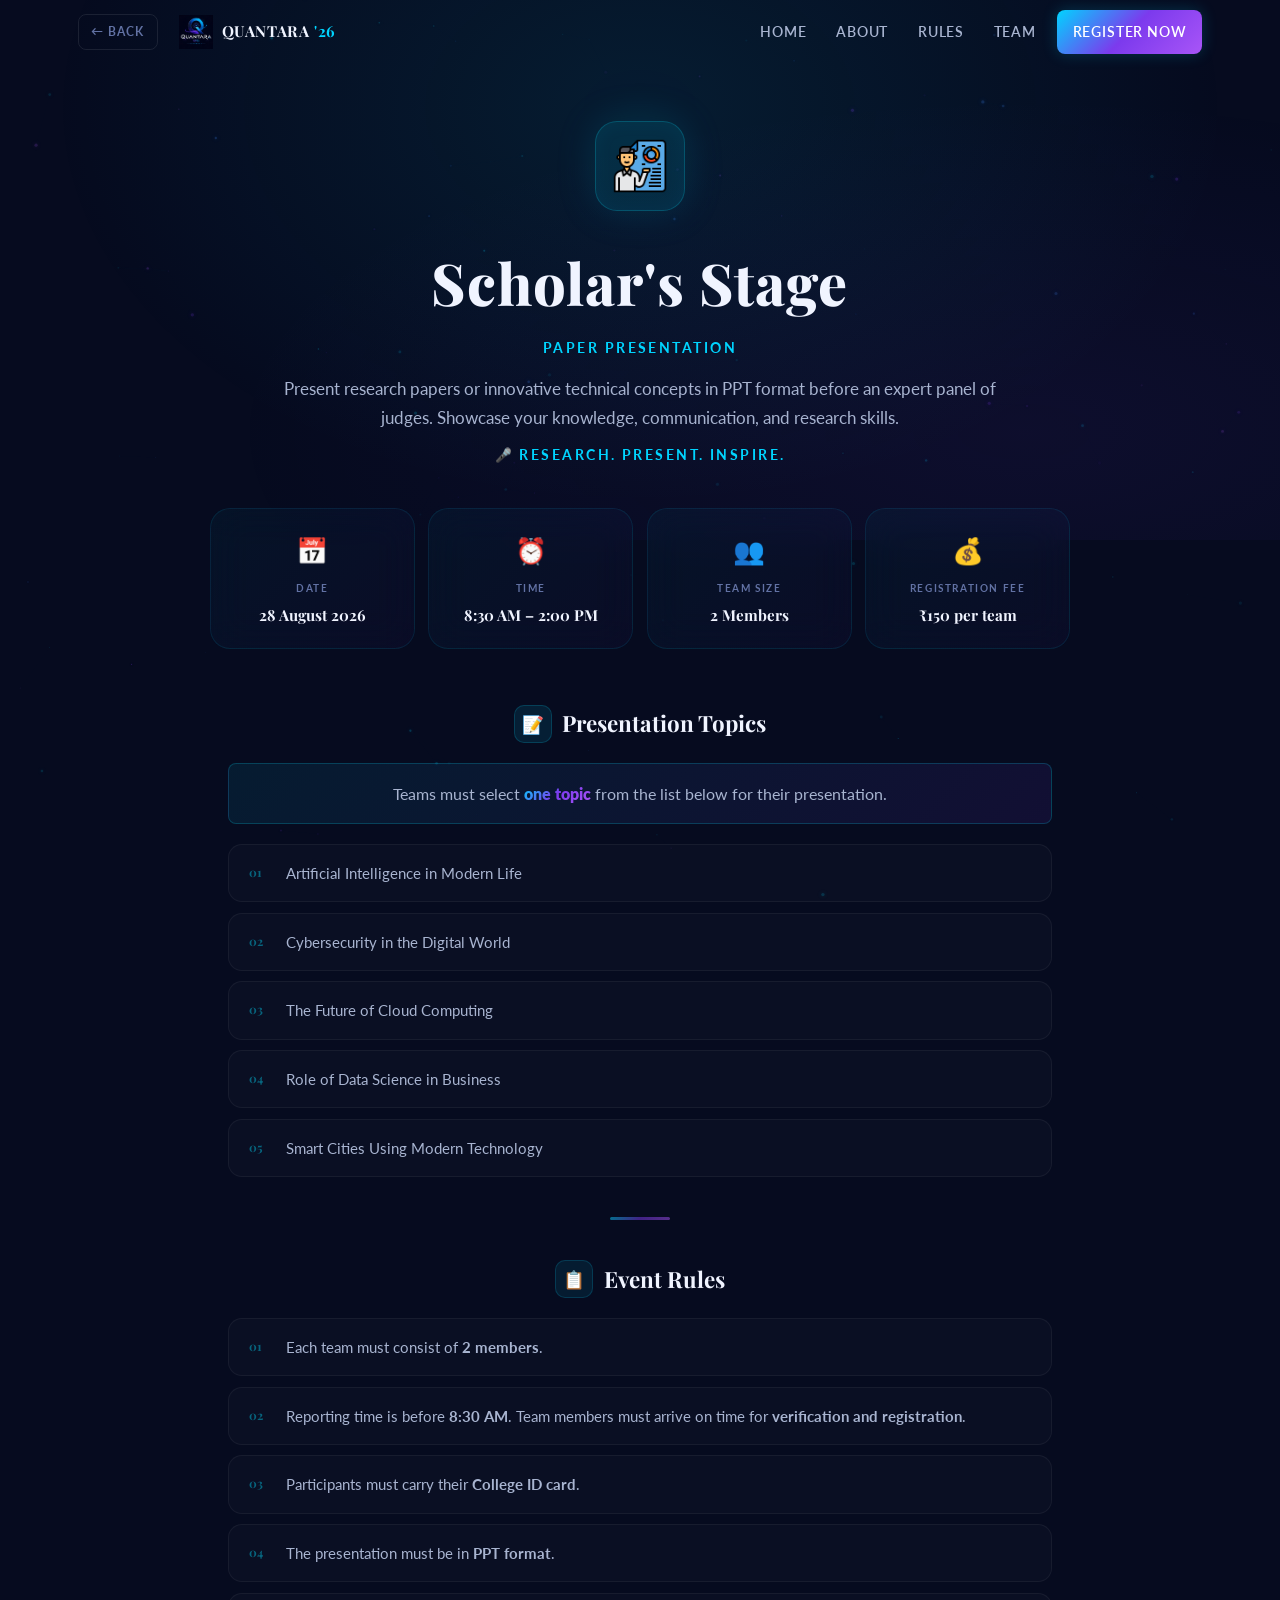
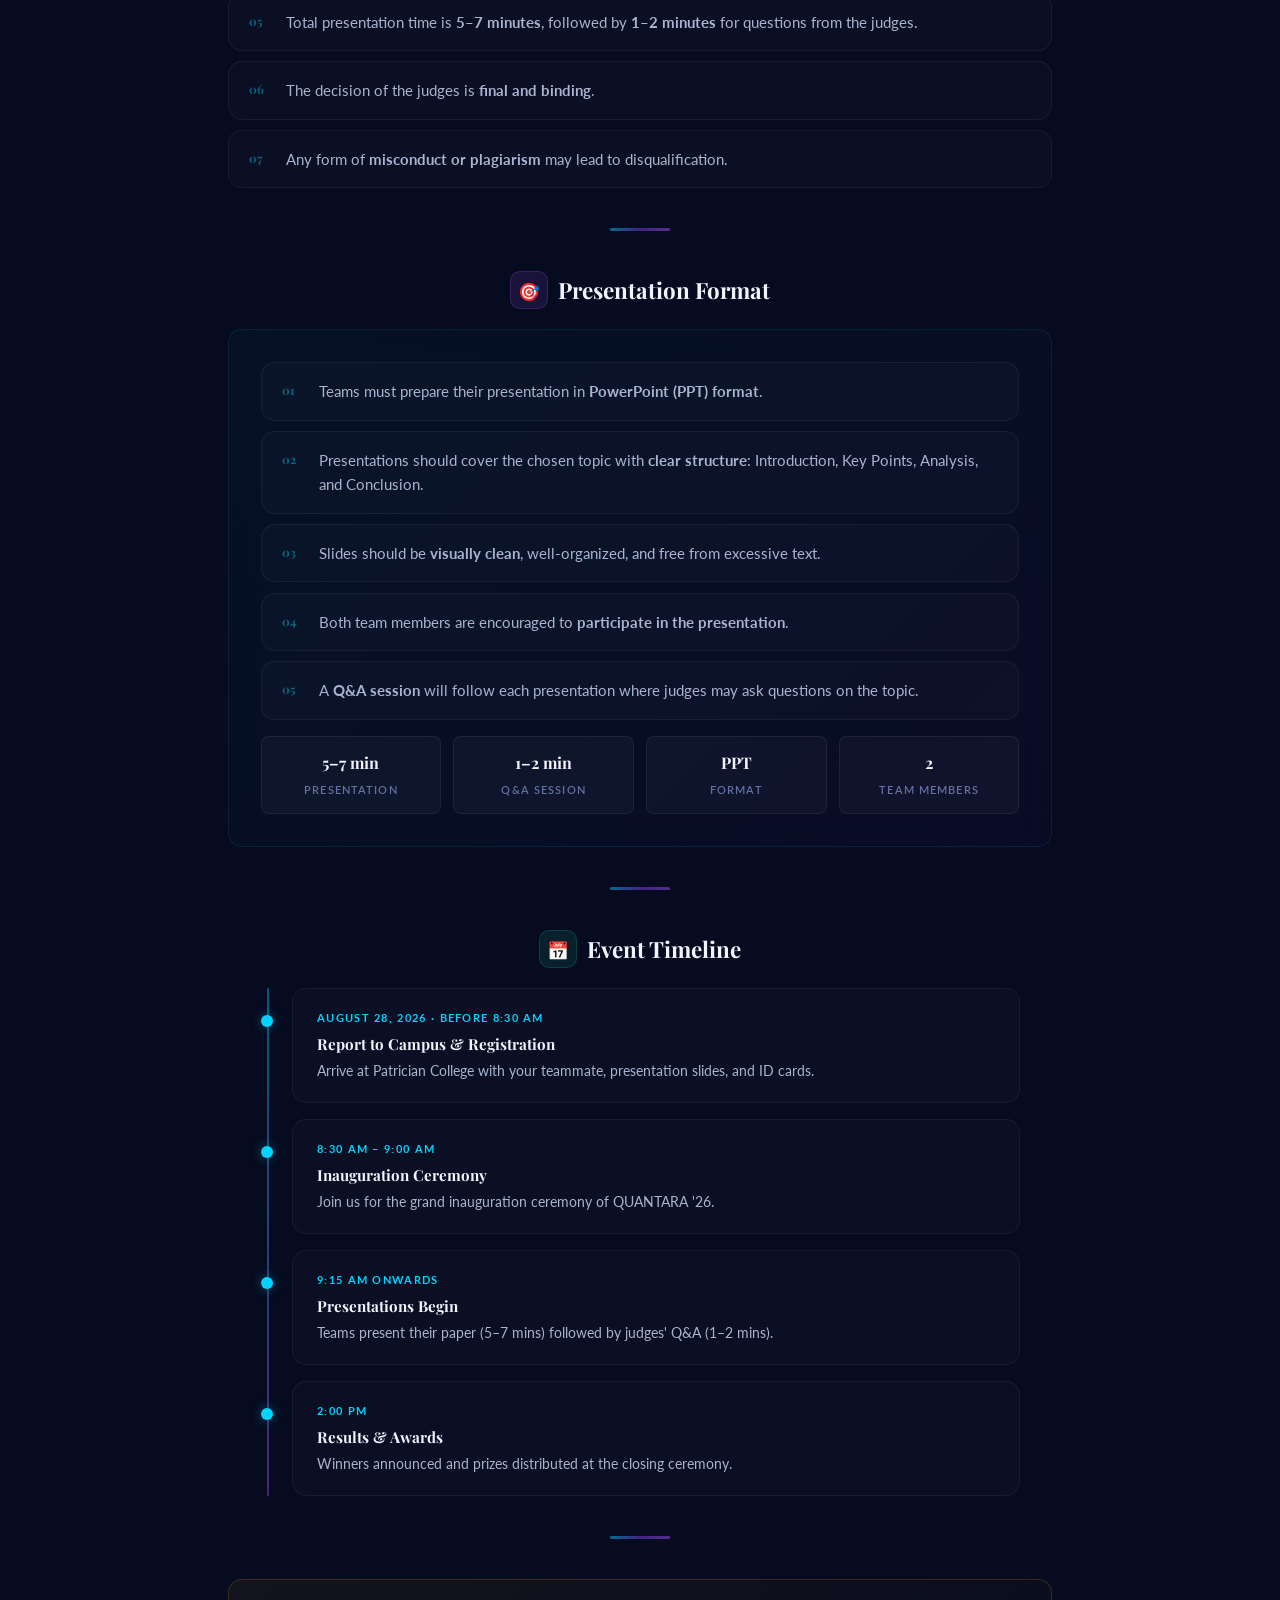
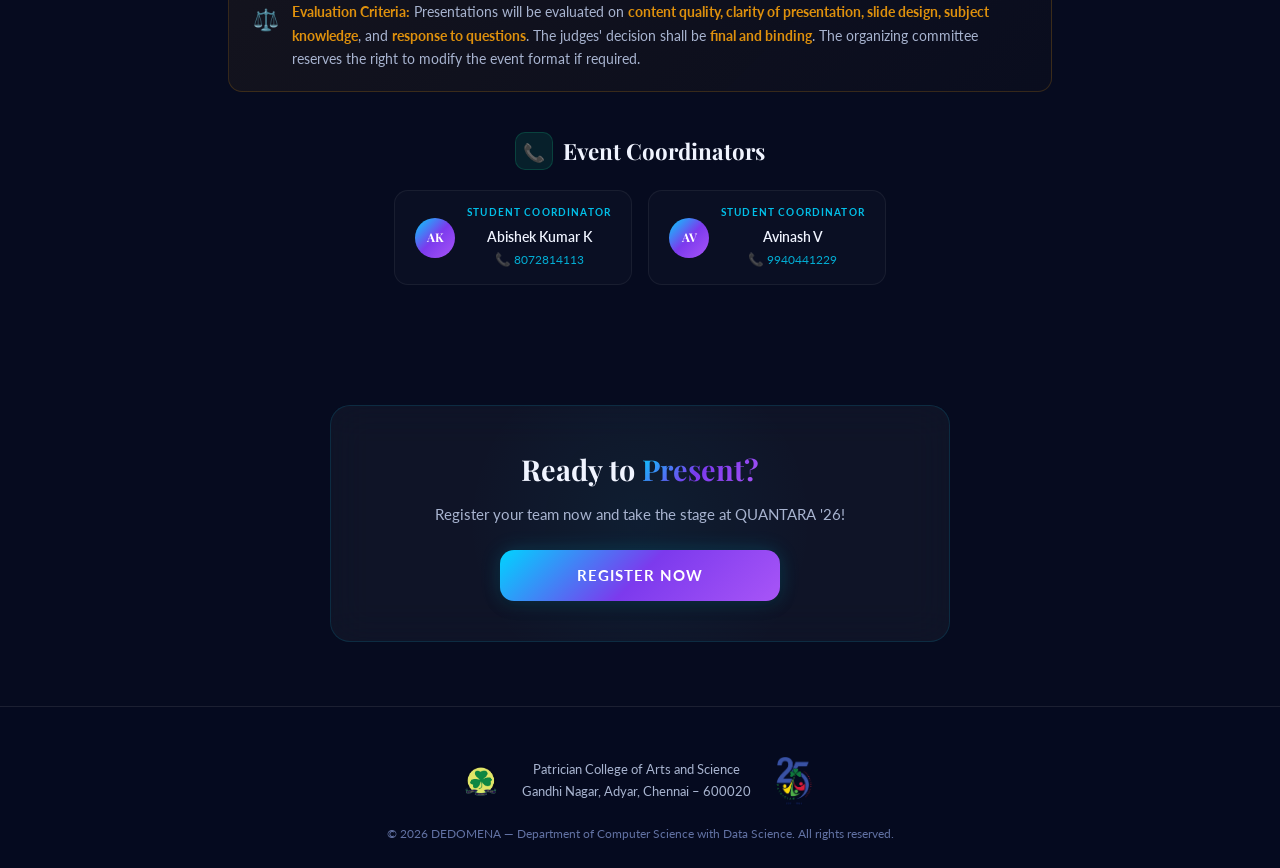
<file: Events/ppt.html>
<!DOCTYPE html>
<html lang="en">
<head>
  <meta charset="UTF-8" />
  <meta name="viewport" content="width=device-width, initial-scale=1.0" />
  <meta name="google-site-verification" content="fx8BMz5oez5cr_twXdx6aqCPkj9SNU-4wcla9HkwSNA" />
  <!-- Google tag (gtag.js) -->
  <script async src="https://www.googletagmanager.com/gtag/js?id=G-M27L7E10VC"></script>
  <script>
    window.dataLayer = window.dataLayer || [];
    function gtag(){dataLayer.push(arguments);}
    gtag('js', new Date());
    gtag('config', 'G-M27L7E10VC');
  </script>
  <title>Scholar's Stage — Paper Presentation | Topics, Format & Evaluation | QUANTARA '26</title>
  <meta name="description" content="Present your research at Scholar's Stage - Paper Presentation at QUANTARA '26. Showcase technical innovations to expert judges at Patrician College, Chennai." />
  <link rel="preconnect" href="https://fonts.googleapis.com" />
  <link rel="preconnect" href="https://fonts.gstatic.com" crossorigin />
  <link href="https://fonts.googleapis.com/css2?family=Lato:wght@300;400;700&family=Playfair+Display:wght@400;500;600;700&display=swap" rel="stylesheet" />
  <link rel="icon" type="image/png" href="../logos/quantara-logo.png" />
  <link rel="stylesheet" href="../style.css" />
  <style>
    /* ── Hero ── */
    .event-page-hero {
      min-height: 60vh;
      display: flex;
      align-items: center;
      justify-content: center;
      text-align: center;
      padding: calc(var(--nav-h) + 3rem) var(--side-pad) 3rem;
      position: relative;
      overflow: hidden;
    }
    .event-page-hero::before {
      content: '';
      position: absolute;
      inset: 0;
      background:
        radial-gradient(ellipse at 50% 20%, rgba(6,182,212,0.1), transparent 65%),
        radial-gradient(ellipse at 80% 80%, rgba(124,58,237,0.07), transparent 55%);
      pointer-events: none;
    }
    .event-hero-content {
      position: relative;
      z-index: 1;
      max-width: 720px;
    }
    .event-hero-icon-img { width: 56px; height: 56px; object-fit: contain; }
    .event-hero-icon {
      width: 90px; height: 90px;
      border-radius: 22px;
      display: inline-flex; align-items: center; justify-content: center;
      font-size: 2.5rem;
      margin-bottom: 1.5rem;
      background: rgba(6,182,212,0.13);
      border: 1px solid rgba(6,182,212,0.28);
      box-shadow: 0 0 40px rgba(6,182,212,0.15), inset 0 0 20px rgba(6,182,212,0.05);
    }
    .event-hero-title {
      font-family: var(--font-heading);
      font-size: clamp(2.2rem, 7vw, 3.6rem);
      font-weight: 800;
      color: var(--text-primary);
      margin-bottom: 0.4rem;
      letter-spacing: 0.02em;
    }
    .event-hero-subtitle {
      font-family: var(--font-sub);
      font-size: 0.85rem;
      font-weight: 700;
      letter-spacing: 0.18em;
      text-transform: uppercase;
      color: var(--cyan);
      margin-bottom: 1rem;
    }
    .event-hero-desc {
      font-size: 1.05rem;
      color: var(--text-secondary);
      line-height: 1.7;
    }
    .mobile-register-btn {
      display: none;
      margin-top: 0.8rem;
      box-shadow: 0 0 25px rgba(0,212,255,0.35), 0 0 60px rgba(0,212,255,0.15), 0 4px 15px rgba(0,0,0,0.3);
    }

    /* ── Quick Info Strip ── */
    .quick-info {
      padding: 0 var(--side-pad);
      margin-top: -2rem;
      position: relative;
      z-index: 2;
    }
    .quick-info-grid {
      display: grid;
      grid-template-columns: repeat(auto-fit, minmax(180px, 1fr));
      gap: 0.85rem;
      max-width: 860px;
      margin: 0 auto;
    }
    .qi-card {
      display: flex;
      flex-direction: column;
      align-items: center;
      text-align: center;
      gap: 0.4rem;
      padding: 1.25rem 1rem;
      border-color: rgba(6,182,212,0.12);
      background: linear-gradient(135deg, rgba(6,182,212,0.05), rgba(124,58,237,0.04));
    }
    .qi-icon {
      font-size: 1.6rem;
      margin-bottom: 0.15rem;
    }
    .qi-label {
      font-family: var(--font-sub);
      font-size: 0.62rem;
      font-weight: 700;
      letter-spacing: 0.16em;
      text-transform: uppercase;
      color: var(--text-muted);
    }
    .qi-value {
      font-family: var(--font-heading);
      font-size: 0.95rem;
      font-weight: 700;
      color: var(--text-primary);
    }

    /* ── Content Sections ── */
    .rules-content {
      max-width: 860px;
      margin: 0 auto;
      padding: 3.5rem var(--side-pad) 2rem;
    }

    .rules-block {
      margin-bottom: 2.5rem;
    }
    .rules-block-title {
      font-family: var(--font-heading);
      font-size: clamp(1.15rem, 3vw, 1.4rem);
      font-weight: 700;
      color: var(--text-primary);
      margin-bottom: 1.25rem;
      display: flex;
      align-items: center;
      justify-content: center;
      gap: 0.65rem;
    }
    .rules-block-title .rb-icon {
      width: 38px; height: 38px;
      border-radius: 10px;
      display: inline-flex;
      align-items: center;
      justify-content: center;
      font-size: 1.1rem;
      background: rgba(6,182,212,0.1);
      border: 1px solid rgba(6,182,212,0.2);
      flex-shrink: 0;
    }

    .rules-list {
      display: flex;
      flex-direction: column;
      gap: 0.65rem;
      list-style: none;
      counter-reset: rule-counter;
    }
    .rules-list li {
      counter-increment: rule-counter;
      display: flex;
      align-items: flex-start;
      gap: 0.85rem;
      padding: 1rem 1.25rem;
      border-radius: var(--radius-md);
      background: rgba(255,255,255,0.02);
      border: 1px solid rgba(255,255,255,0.05);
      transition: border-color 0.3s ease, background 0.3s ease;
    }
    .rules-list li:hover {
      border-color: rgba(6,182,212,0.15);
      background: rgba(6,182,212,0.03);
    }
    .rules-list li::before {
      content: counter(rule-counter, decimal-leading-zero);
      font-family: var(--font-heading);
      font-size: 0.75rem;
      font-weight: 700;
      color: rgba(6,182,212,0.85);
      opacity: 0.6;
      flex-shrink: 0;
      width: 24px;
      padding-top: 2px;
    }
    .rule-text {
      font-size: 0.92rem;
      color: var(--text-secondary);
      line-height: 1.65;
    }

    /* ── Presentation Format Card ── */
    .format-card {
      padding: 2rem;
      border-radius: var(--radius-md);
      background: linear-gradient(135deg, rgba(6,182,212,0.04), rgba(124,58,237,0.03));
      border: 1px solid rgba(6,182,212,0.12);
      margin-bottom: 1.5rem;
    }
    .format-card-title {
      font-family: var(--font-heading);
      font-size: 1.1rem;
      font-weight: 700;
      color: var(--text-primary);
      margin-bottom: 1rem;
      display: flex;
      align-items: center;
      gap: 0.5rem;
    }
    .format-stats {
      display: grid;
      grid-template-columns: repeat(auto-fit, minmax(160px, 1fr));
      gap: 0.75rem;
      margin-top: 1rem;
    }
    .format-stat {
      display: flex;
      flex-direction: column;
      align-items: center;
      text-align: center;
      gap: 0.3rem;
      padding: 0.85rem 0.5rem;
      border-radius: var(--radius-sm);
      background: rgba(255,255,255,0.03);
      border: 1px solid rgba(255,255,255,0.06);
    }
    .format-stat-value {
      font-family: var(--font-heading);
      font-size: 1rem;
      font-weight: 700;
      color: var(--text-primary);
    }
    .format-stat-label {
      font-size: 0.7rem;
      font-weight: 600;
      letter-spacing: 0.1em;
      text-transform: uppercase;
      color: var(--text-muted);
    }

    /* ── Notice Card ── */
    .notice-card {
      display: flex;
      align-items: flex-start;
      gap: 0.85rem;
      padding: 1.25rem 1.5rem;
      border-radius: var(--radius-md);
      background: linear-gradient(135deg, rgba(245,158,11,0.06), rgba(245,158,11,0.02));
      border: 1px solid rgba(245,158,11,0.18);
      margin-bottom: 2.5rem;
    }
    .notice-icon {
      font-size: 1.3rem;
      flex-shrink: 0;
      padding-top: 2px;
    }
    .notice-text {
      font-size: 0.9rem;
      color: var(--text-secondary);
      line-height: 1.65;
    }
    .notice-text strong {
      color: rgba(245,158,11,0.9);
    }

    /* ── CTA ── */
    .event-cta {
      text-align: center;
      padding: 3rem var(--side-pad) 4rem;
    }
    .cta-card {
      max-width: 620px;
      margin: 0 auto;
      padding: 2.5rem 2rem;
      border-color: rgba(6,182,212,0.15);
      position: relative;
      overflow: hidden;
    }
    .cta-card::before {
      content: '';
      position: absolute;
      width: 350px; height: 350px;
      border-radius: 50%;
      background: radial-gradient(circle, rgba(6,182,212,0.06), transparent 70%);
      top: 50%; left: 50%;
      transform: translate(-50%, -50%);
      pointer-events: none;
    }
    .cta-title {
      font-family: var(--font-heading);
      font-size: clamp(1.3rem, 4vw, 1.8rem);
      font-weight: 700;
      color: var(--text-primary);
      margin-bottom: 0.5rem;
      position: relative;
    }
    .cta-desc {
      font-size: 0.92rem;
      color: var(--text-secondary);
      margin-bottom: 1.5rem;
      position: relative;
    }
    .cta-actions {
      display: flex;
      gap: 0.85rem;
      justify-content: center;
      flex-wrap: wrap;
      position: relative;
    }
    .event-back-link {
      display: inline-flex;
      align-items: center;
      gap: 0.4rem;
      font-family: var(--font-sub);
      font-size: 0.82rem;
      font-weight: 700;
      letter-spacing: 0.08em;
      text-transform: uppercase;
      color: var(--text-muted);
      padding: 0.6rem 1.1rem;
      border-radius: var(--radius-sm);
      border: 1px solid var(--glass-border);
      transition: all 0.3s ease;
      min-height: 44px;
    }
    .event-back-link:hover {
      color: var(--text-primary);
      border-color: rgba(6,182,212,0.3);
      background: rgba(6,182,212,0.06);
    }

    /* ── Divider ── */
    .section-divider {
      width: 60px;
      height: 3px;
      border-radius: 3px;
      background: var(--gradient-brand);
      margin: 0 auto 2.5rem;
      opacity: 0.5;
    }

    /* ── Tablet/Mobile adjustments ── */
    @media (max-width: 1024px) {
      .quick-info-grid, .format-stats {
        grid-template-columns: repeat(2, 1fr);
      }
    }
    @media (max-width: 600px) {
      .coord-strip {
        flex-direction: column;
        align-items: center;
      }
      .rules-list li {
        padding: 0.85rem 1rem;
      }
      .cta-actions {
        flex-direction: column-reverse;
        align-items: center;
      }
      .hide-on-mobile {
        display: none !important;
      }
      .format-stats {
        grid-template-columns: repeat(2, 1fr);
      }
      .mobile-register-btn {
        display: inline-flex;
      }
    }
  </style>
</head>
<body>

  <canvas id="particleCanvas"></canvas>

  <!-- Navigation -->
  <nav class="navbar" id="navbar">
    <div class="nav-container">
      <div class="nav-brand">
        <a href="../index.html#events" class="event-back-link hide-on-mobile" style="margin-right: 0.75rem; padding: 0.4rem 0.8rem; min-height: 36px; font-size: 0.75rem;">← Back</a>
        <img src="../logos/quantara-logo.webp" alt="QUANTARA '26 Logo" class="nav-logo" />
        <span class="nav-title">QUANTARA <span class="accent">'26</span></span>
      </div>
      <ul class="nav-links" id="navLinks">
        <li><a href="../index.html" class="nav-link" id="nav-home">Home</a></li>
        <li><a href="#about" class="nav-link" id="nav-about">About</a></li>
        <li><a href="#rules" class="nav-link" id="nav-rules">Rules</a></li>
        <li><a href="#coordinators" class="nav-link" id="nav-coordinators">Team</a></li>
        <li><a href="https://forms.gle/XAnrfBXxquN5QdSE6" target="_blank" rel="noopener noreferrer" class="nav-link register-btn" id="nav-register">Register Now</a></li>
      </ul>
      <button class="hamburger" id="hamburger" aria-label="Toggle menu">
        <span></span><span></span><span></span>
      </button>
    </div>
  </nav>

  <!-- ========== HERO ========== -->
  <section class="event-page-hero">
    <div class="event-hero-content">
      <div class="event-hero-icon"><img src="../logos/paper-presentation.png" alt="Scholar's Stage" class="event-hero-icon-img" /></div>
      <h1 class="event-hero-title">Scholar's Stage</h1>
      <p class="event-hero-subtitle">Paper Presentation</p>
      <p class="event-hero-desc">Present research papers or innovative technical concepts in PPT format before an expert panel of judges. Showcase your knowledge, communication, and research skills.</p>
      <p class="event-hero-subtitle" style="margin-top:0.75rem">🎤 Research. Present. Inspire.</p>
      <a href="https://forms.gle/XAnrfBXxquN5QdSE6" target="_blank" rel="noopener noreferrer" class="btn btn-primary mobile-register-btn" id="hero-mobile-register">Register Now</a>
    </div>
  </section>

  <!-- ========== QUICK INFO ========== -->
  <section class="quick-info" id="about">
    <div class="quick-info-grid">
      <div class="qi-card glass-card">
        <span class="qi-icon">📅</span>
        <span class="qi-label">Date</span>
        <span class="qi-value">28 August 2026</span>
      </div>
      <div class="qi-card glass-card">
        <span class="qi-icon">⏰</span>
        <span class="qi-label">Time</span>
        <span class="qi-value">8:30 AM – 2:00 PM</span>
      </div>
      <div class="qi-card glass-card">
        <span class="qi-icon">👥</span>
        <span class="qi-label">Team Size</span>
        <span class="qi-value">2 Members</span>
      </div>
      <div class="qi-card glass-card">
        <span class="qi-icon">💰</span>
        <span class="qi-label">Registration Fee</span>
        <span class="qi-value">₹150 per team</span>
      </div>
    </div>
  </section>

  <!-- ========== RULES CONTENT ========== -->
  <div class="rules-content" id="rules">

    <!-- Presentation Topics -->
    <div class="rules-block">
      <h2 class="rules-block-title">
        <span class="rb-icon" style="background:rgba(6,182,212,0.12);border-color:rgba(6,182,212,0.22)">📝</span>
        Presentation Topics
      </h2>
      <p class="topic-highlight">Teams must select <strong>one topic</strong> from the list below for their presentation.</p>
      <style>
        .topic-highlight {
          background: linear-gradient(135deg, rgba(6,182,212,0.1), rgba(124,58,237,0.1));
          border: 1px solid rgba(6,182,212,0.25);
          border-radius: var(--radius-sm);
          padding: 1rem 1.5rem;
          margin-bottom: 1.25rem;
          line-height: 1.7;
          color: var(--text-secondary);
          font-size: 1rem;
          text-align: center;
          position: relative;
          overflow: hidden;
          animation: highlightPulse 3s ease-in-out infinite;
        }
        .topic-highlight strong {
          background: var(--gradient-brand);
          -webkit-background-clip: text;
          -webkit-text-fill-color: transparent;
          background-clip: text;
          font-weight: 800;
        }
        @keyframes highlightPulse {
          0%, 100% {
            border-color: rgba(6,182,212,0.25);
            box-shadow: 0 0 15px rgba(6,182,212,0.08), inset 0 0 15px rgba(6,182,212,0.03);
          }
          50% {
            border-color: rgba(124,58,237,0.35);
            box-shadow: 0 0 25px rgba(124,58,237,0.12), inset 0 0 20px rgba(124,58,237,0.05);
          }
        }
      </style>
      <ol class="rules-list">
        <li><span class="rule-text">Artificial Intelligence in Modern Life</span></li>
        <li><span class="rule-text">Cybersecurity in the Digital World</span></li>
        <li><span class="rule-text">The Future of Cloud Computing</span></li>
        <li><span class="rule-text">Role of Data Science in Business</span></li>
        <li><span class="rule-text">Smart Cities Using Modern Technology</span></li>
      </ol>
    </div>

    <div class="section-divider"></div>

    <!-- Event Rules -->
    <div class="rules-block">
      <h2 class="rules-block-title">
        <span class="rb-icon">📋</span>
        Event Rules
      </h2>
      <ol class="rules-list">
        <li><span class="rule-text">Each team must consist of <strong>2 members</strong>.</span></li>
        <li><span class="rule-text">Reporting time is before <strong>8:30 AM</strong>. Team members must arrive on time for <strong>verification and registration</strong>.</span></li>
        <li><span class="rule-text">Participants must carry their <strong>College ID card</strong>.</span></li>
        <li><span class="rule-text">The presentation must be in <strong>PPT format</strong>.</span></li>
        <li><span class="rule-text">Total presentation time is <strong>5–7 minutes</strong>, followed by <strong>1–2 minutes</strong> for questions from the judges.</span></li>
        <li><span class="rule-text">The decision of the judges is <strong>final and binding</strong>.</span></li>
        <li><span class="rule-text">Any form of <strong>misconduct or plagiarism</strong> may lead to disqualification.</span></li>
      </ol>
    </div>

    <div class="section-divider"></div>

    <!-- Presentation Format -->
    <div class="rules-block">
      <h2 class="rules-block-title">
        <span class="rb-icon" style="background:rgba(168,85,247,0.12);border-color:rgba(168,85,247,0.22)">🎯</span>
        Presentation Format
      </h2>
      <div class="format-card glass-card">
        <ol class="rules-list">
          <li><span class="rule-text">Teams must prepare their presentation in <strong>PowerPoint (PPT) format</strong>.</span></li>
          <li><span class="rule-text">Presentations should cover the chosen topic with <strong>clear structure</strong>: Introduction, Key Points, Analysis, and Conclusion.</span></li>
          <li><span class="rule-text">Slides should be <strong>visually clean</strong>, well-organized, and free from excessive text.</span></li>
          <li><span class="rule-text">Both team members are encouraged to <strong>participate in the presentation</strong>.</span></li>
          <li><span class="rule-text">A <strong>Q&amp;A session</strong> will follow each presentation where judges may ask questions on the topic.</span></li>
        </ol>
        <div class="format-stats">
          <div class="format-stat">
            <span class="format-stat-value">5–7 min</span>
            <span class="format-stat-label">Presentation</span>
          </div>
          <div class="format-stat">
            <span class="format-stat-value">1–2 min</span>
            <span class="format-stat-label">Q&amp;A Session</span>
          </div>
          <div class="format-stat">
            <span class="format-stat-value">PPT</span>
            <span class="format-stat-label">Format</span>
          </div>
          <div class="format-stat">
            <span class="format-stat-value">2</span>
            <span class="format-stat-label">Team Members</span>
          </div>
        </div>
      </div>
    </div>

    <div class="section-divider"></div>

    <!-- Event Timeline -->
    <div class="rules-block">
      <h2 class="rules-block-title">
        <span class="rb-icon" style="background:rgba(16,185,129,0.12);border-color:rgba(16,185,129,0.22)">📅</span>
        Event Timeline
      </h2>
      <div class="timeline-wrap">
        <div class="timeline-item">
          <span class="tl-time">August 28, 2026 · Before 8:30 AM</span>
          <div class="tl-title">Report to Campus &amp; Registration</div>
          <div class="tl-desc">Arrive at Patrician College with your teammate, presentation slides, and ID cards.</div>
        </div>
        <div class="timeline-item">
          <span class="tl-time">8:30 AM – 9:00 AM</span>
          <div class="tl-title">Inauguration Ceremony</div>
          <div class="tl-desc">Join us for the grand inauguration ceremony of QUANTARA '26.</div>
        </div>
        <div class="timeline-item">
          <span class="tl-time">9:15 AM onwards</span>
          <div class="tl-title">Presentations Begin</div>
          <div class="tl-desc">Teams present their paper (5–7 mins) followed by judges' Q&amp;A (1–2 mins).</div>
        </div>
        <div class="timeline-item">
          <span class="tl-time">2:00 PM</span>
          <div class="tl-title">Results &amp; Awards</div>
          <div class="tl-desc">Winners announced and prizes distributed at the closing ceremony.</div>
        </div>
      </div>
    </div>

    <div class="section-divider"></div>

    <!-- Judge's Decision -->
    <div class="notice-card" style="display: flex; flex-direction: column; gap: 1rem; align-items: flex-start;">
      <div style="display: flex; gap: 0.85rem; align-items: flex-start;">
        <span class="notice-icon">⚖️</span>
        <p class="notice-text">
          <strong>Evaluation Criteria:</strong> Presentations will be evaluated on <strong>content quality, clarity of presentation, slide design, subject knowledge</strong>, and <strong>response to questions</strong>. The judges' decision shall be <strong>final and binding</strong>. The organizing committee reserves the right to modify the event format if required.
        </p>
      </div>
    </div>

    <!-- Coordinators -->
    <div class="rules-block" style="text-align:center" id="coordinators">
      <h2 class="rules-block-title" style="justify-content:center">
        <span class="rb-icon" style="background:rgba(16,185,129,0.12);border-color:rgba(16,185,129,0.22)">📞</span>
        Event Coordinators
      </h2>
      <div class="coord-strip">
        <div class="coord-chip">
          <div class="cc-avatar">AK</div>
          <div class="cc-info">
            <span class="cc-role">Student Coordinator</span>
            <span class="cc-name">Abishek Kumar K</span>
            <a href="tel:8072814113" class="cc-phone">📞 8072814113</a>
          </div>
        </div>
        <div class="coord-chip">
          <div class="cc-avatar">AV</div>
          <div class="cc-info">
            <span class="cc-role">Student Coordinator</span>
            <span class="cc-name">Avinash V</span>
            <a href="tel:9940441229" class="cc-phone">📞 9940441229</a>
          </div>
        </div>
      </div>
    </div>

  </div>

  <!-- ========== CTA ========== -->
  <section class="event-cta">
    <div class="cta-card glass-card">
      <h2 class="cta-title">Ready to <span class="gradient-text">Present?</span></h2>
      <p class="cta-desc">Register your team now and take the stage at QUANTARA '26!</p>
      <div class="cta-actions">

        <a href="https://forms.gle/XAnrfBXxquN5QdSE6" target="_blank" rel="noopener noreferrer" class="btn btn-primary" style="flex: 1; min-width: 220px; max-width: 280px; justify-content: center;">Register Now</a>
      </div>
    </div>
  </section>

  <!-- Footer -->
  <footer class="footer">
    <div class="container">
      <div class="footer-bottom">
        <div class="footer-college">
          <img src="../logos/patrician-logo.webp" alt="Patrician College" class="footer-college-logo" />
          <div>
            <p>Patrician College of Arts and Science</p>
            <p>Gandhi Nagar, Adyar, Chennai – 600020</p>
          </div>
          <img src="../logos/25-years.webp" alt="25 Years Celebrating Legacy" class="footer-anni-logo" />
        </div>
        <p class="footer-copy">© 2026 DEDOMENA — Department of Computer Science with Data Science. All rights reserved.</p>
      </div>
    </div>
  </footer>

  <script src="../script.js"></script>
</body>
</html>
</file>
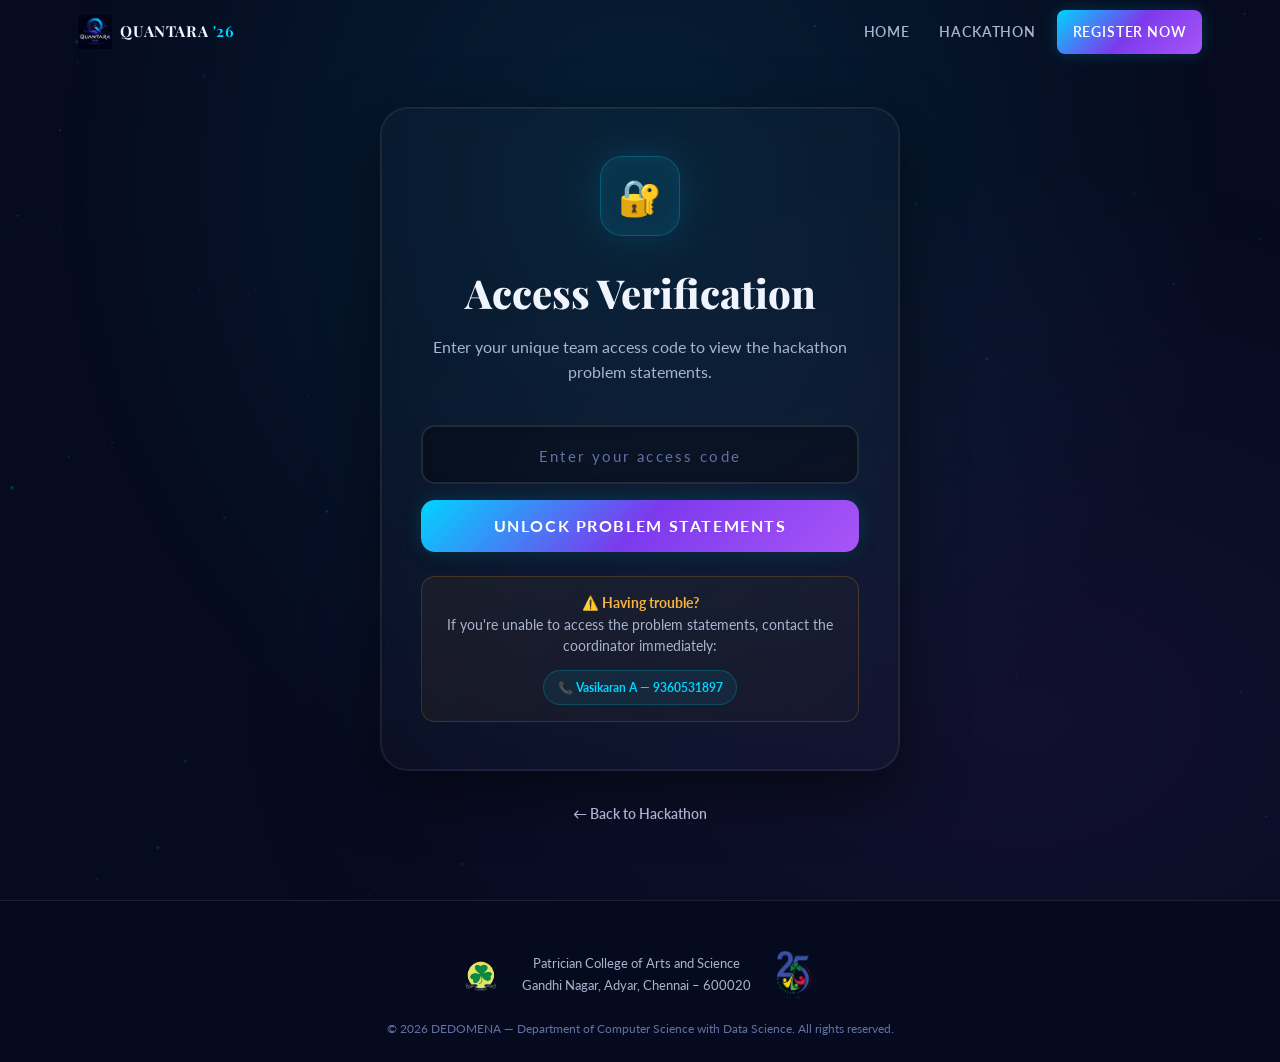
<file: Events/problem-statement.html>
<!DOCTYPE html>
<html lang="en">
<head>
  <meta charset="UTF-8" />
  <meta name="viewport" content="width=device-width, initial-scale=1.0" />
  <meta name="google-site-verification" content="fx8BMz5oez5cr_twXdx6aqCPkj9SNU-4wcla9HkwSNA" />
  <!-- Google tag (gtag.js) -->
  <script async src="https://www.googletagmanager.com/gtag/js?id=G-M27L7E10VC"></script>
  <script>
    window.dataLayer = window.dataLayer || [];
    function gtag(){dataLayer.push(arguments);}
    gtag('js', new Date());
    gtag('config', 'G-M27L7E10VC');
  </script>
  <title>Hackathon Problem Statements | QUANTARA '26</title>
  <meta name="description" content="View the official problem statements for the Cook the Code Hackathon at QUANTARA '26." />
  <link rel="preconnect" href="https://fonts.googleapis.com" />
  <link rel="preconnect" href="https://fonts.gstatic.com" crossorigin />
  <link href="https://fonts.googleapis.com/css2?family=Lato:wght@300;400;700&family=Playfair+Display:wght@400;500;600;700&display=swap" rel="stylesheet" />
  <link rel="icon" type="image/png" href="../logos/quantara-logo.png" />
  <link rel="stylesheet" href="../style.css" />
  <style>
    .statements-hero {
      min-height: 100vh;
      display: flex;
      flex-direction: column;
      align-items: center;
      padding: calc(var(--nav-h) + 3rem) var(--side-pad) 4rem;
      position: relative;
      overflow: hidden;
    }
    .statements-hero::before {
      content: '';
      position: absolute;
      inset: 0;
      background:
        radial-gradient(ellipse at 50% 20%, rgba(0,212,255,0.05), transparent 65%),
        radial-gradient(ellipse at 80% 80%, rgba(168,85,247,0.04), transparent 55%);
      pointer-events: none;
    }

    .statements-header {
      text-align: center;
      margin-bottom: 3rem;
      position: relative;
      z-index: 1;
    }
    .statements-title {
      font-family: var(--font-heading);
      font-size: clamp(2rem, 5vw, 3.5rem);
      font-weight: 800;
      color: var(--text-primary);
      margin-bottom: 1rem;
    }
    .statements-desc {
      font-size: 1.1rem;
      color: var(--text-secondary);
      max-width: 600px;
      margin: 0 auto;
    }

    .statements-grid {
      display: flex;
      flex-direction: column;
      gap: 1.5rem;
      width: 100%;
      max-width: 900px;
      margin: 0 auto;
      position: relative;
      z-index: 1;
    }

    .statement-card {
      background: linear-gradient(145deg, rgba(255,255,255,0.03), rgba(255,255,255,0.01));
      border: 1px solid rgba(255,255,255,0.08);
      border-radius: var(--radius-lg);
      padding: 1.5rem 2rem;
      backdrop-filter: blur(16px);
      box-shadow: 0 4px 20px rgba(0,0,0,0.2);
      transition: all 0.4s cubic-bezier(0.175, 0.885, 0.32, 1.275);
      display: flex;
      align-items: center;
      gap: 1.5rem;
      position: relative;
      overflow: hidden;
    }
    
    .statement-card::before {
      content: '';
      position: absolute;
      top: 0;
      left: 0;
      width: 4px;
      height: 100%;
      background: linear-gradient(to bottom, var(--cyan, #00d4ff), var(--purple, #7c3aed));
      opacity: 0;
      transition: opacity 0.3s ease;
    }

    .statement-card:hover {
      background: linear-gradient(145deg, rgba(255,255,255,0.06), rgba(255,255,255,0.02));
      border-color: rgba(0,212,255,0.4);
      transform: translateX(10px);
      box-shadow: 0 15px 40px rgba(0,0,0,0.4), inset 0 0 20px rgba(0,212,255,0.05);
    }
    
    .statement-card:hover::before {
      opacity: 1;
    }
    
    .statement-number {
      font-family: var(--font-heading);
      font-size: 1.6rem;
      font-weight: 800;
      color: #fff;
      background: linear-gradient(135deg, var(--cyan, #00d4ff), var(--purple, #7c3aed));
      width: 48px;
      height: 48px;
      display: flex;
      align-items: center;
      justify-content: center;
      border-radius: 12px;
      flex-shrink: 0;
      box-shadow: 0 4px 15px rgba(0,212,255,0.3);
      text-shadow: 0 2px 4px rgba(0,0,0,0.2);
      line-height: 1;
      padding-bottom: 4px;
      box-sizing: border-box;
    }
    
    .statement-text {
      font-size: 1.15rem;
      color: var(--text-primary);
      line-height: 1.6;
      font-weight: 500;
      letter-spacing: 0.3px;
    }

    @media (max-width: 768px) {
      .statement-card {
        padding: 1.2rem;
        gap: 1rem;
        align-items: flex-start;
      }
      .statement-number {
        width: 40px;
        height: 40px;
        font-size: 1.3rem;
        border-radius: 10px;
      }
      .statement-text {
        font-size: 1rem;
      }
      .statement-card:hover {
        transform: translateY(-5px);
      }
    }

    .back-btn-container {
      margin-top: 4rem;
      position: relative;
      z-index: 1;
    }
  </style>
</head>
<body>

  <!-- Access Protection: redirect unverified users to the verification page -->
  <script>
    if (sessionStorage.getItem('q26_verified') !== 'true') {
      window.location.href = 'verify-access.html';
    }
  </script>

  <canvas id="particleCanvas"></canvas>

  <!-- Navigation -->
  <nav class="navbar" id="navbar">
    <div class="nav-container">
      <div class="nav-brand">
        <img src="../logos/quantara-logo.webp" alt="QUANTARA '26 Logo" class="nav-logo" />
        <span class="nav-title">QUANTARA <span class="accent">'26</span></span>
      </div>
      <ul class="nav-links" id="navLinks">
        <li><a href="../index.html" class="nav-link" id="nav-home">Home</a></li>
        <li><a href="#about" class="nav-link" id="nav-about">About</a></li>
        <li><a href="#rules" class="nav-link" id="nav-rules">Rules</a></li>
        <li><a href="#coordinators" class="nav-link" id="nav-coordinators">Team</a></li>
        <li><a href="https://forms.gle/F56Jius7Eom4QaZ18" target="_blank" rel="noopener noreferrer" class="nav-link register-btn" id="nav-register">Register Now</a></li>
      </ul>
      <button class="hamburger" id="hamburger" aria-label="Toggle menu">
        <span></span><span></span><span></span>
      </button>
    </div>
  </nav>

  <!-- Statements Section -->
  <section class="statements-hero" id="statements">
    <div class="statements-header">
      <h1 class="statements-title">Hackathon Problem Statements</h1>
      <p class="statements-desc">Choose from our curated list of 20 problem statements. Build innovative solutions that create real-world impact!</p>
    </div>

    <div class="statements-grid">
      <div class="statement-card">
        <div class="statement-number">1</div>
        <div class="statement-text">Smart Community Health Monitoring and Early Warning System for Water-Borne Diseases in Rural Areas</div>
      </div>
      <div class="statement-card">
        <div class="statement-number">2</div>
        <div class="statement-text">Smart Tourist Safety Monitoring and Incident Response System using AI, Geo-Fencing, and Blockchain-based Digital ID</div>
      </div>
      <div class="statement-card">
        <div class="statement-number">3</div>
        <div class="statement-text">Disaster Preparedness and Response Education System for Schools and Colleges</div>
      </div>
      <div class="statement-card">
        <div class="statement-number">4</div>
        <div class="statement-text">Gamified Environmental Education Platform for Schools and Colleges</div>
      </div>
      <div class="statement-card">
        <div class="statement-number">5</div>
        <div class="statement-text">Smart Crop Advisory System for Small and Marginal Farmers</div>
      </div>
      <div class="statement-card">
        <div class="statement-number">6</div>
        <div class="statement-text">Real-Time Public Transport Tracking System for Small Cities</div>
      </div>
      <div class="statement-card">
        <div class="statement-number">7</div>
        <div class="statement-text">Telemedicine Access for Rural Healthcare</div>
      </div>
      <div class="statement-card">
        <div class="statement-number">8</div>
        <div class="statement-text">Smart Classroom and Timetable Scheduler</div>
      </div>
      <div class="statement-card">
        <div class="statement-number">9</div>
        <div class="statement-text">Authenticity Validator for Academia</div>
      </div>
      <div class="statement-card">
        <div class="statement-number">10</div>
        <div class="statement-text">Crowdsourced Civic Issue Reporting and Resolution System</div>
      </div>
      <div class="statement-card">
        <div class="statement-number">11</div>
        <div class="statement-text">AI-Based Smart Allocation Engine for Internship Management</div>
      </div>
      <div class="statement-card">
        <div class="statement-number">12</div>
        <div class="statement-text">AI-Based Internship Recommendation Engine</div>
      </div>
      <div class="statement-card">
        <div class="statement-number">13</div>
        <div class="statement-text">AI-Powered Crop Yield Prediction and Optimization</div>
      </div>
      <div class="statement-card">
        <div class="statement-number">14</div>
        <div class="statement-text">AI-Driven Public Health Chatbot for Disease Awareness</div>
      </div>
      <div class="statement-card">
        <div class="statement-number">15</div>
        <div class="statement-text">Smart Traffic Management System for Urban Congestion</div>
      </div>
      <div class="statement-card">
        <div class="statement-number">16</div>
        <div class="statement-text">AI-Powered Mobile Platform for Sports Talent Assessment</div>
      </div>
      <div class="statement-card">
        <div class="statement-number">17</div>
        <div class="statement-text">AI-Based Farmer Query Support and Advisory System</div>
      </div>
      <div class="statement-card">
        <div class="statement-number">18</div>
        <div class="statement-text">Digital Health Record Management System for Migrant Workers</div>
      </div>
      <div class="statement-card">
        <div class="statement-number">19</div>
        <div class="statement-text">Digital Mental Health and Psychological Support System for Students</div>
      </div>
      <div class="statement-card">
        <div class="statement-number">20</div>
        <div class="statement-text">Language-Agnostic AI Chatbot</div>
      </div>
    </div>

    <div class="back-btn-container">
      <a href="hackathon.html" class="btn btn-primary" style="font-size: 0.9rem; padding: 0.75rem 1.5rem;">← Back to Hackathon Rules</a>
    </div>
  </section>

  <!-- Footer -->
  <footer class="footer">
    <div class="container">
      <div class="footer-bottom">
        <div class="footer-college">
          <img src="../logos/patrician-logo.webp" alt="Patrician College" class="footer-college-logo" />
          <div>
            <p>Patrician College of Arts and Science</p>
            <p>Gandhi Nagar, Adyar, Chennai – 600020</p>
          </div>
          <img src="../logos/25-years.webp" alt="25 Years Celebrating Legacy" class="footer-anni-logo" />
        </div>
        <p class="footer-copy">© 2026 DEDOMENA — Department of Computer Science with Data Science. All rights reserved.</p>
      </div>
    </div>
  </footer>

  <script src="../script.js"></script>

</body>
</html>
</file>
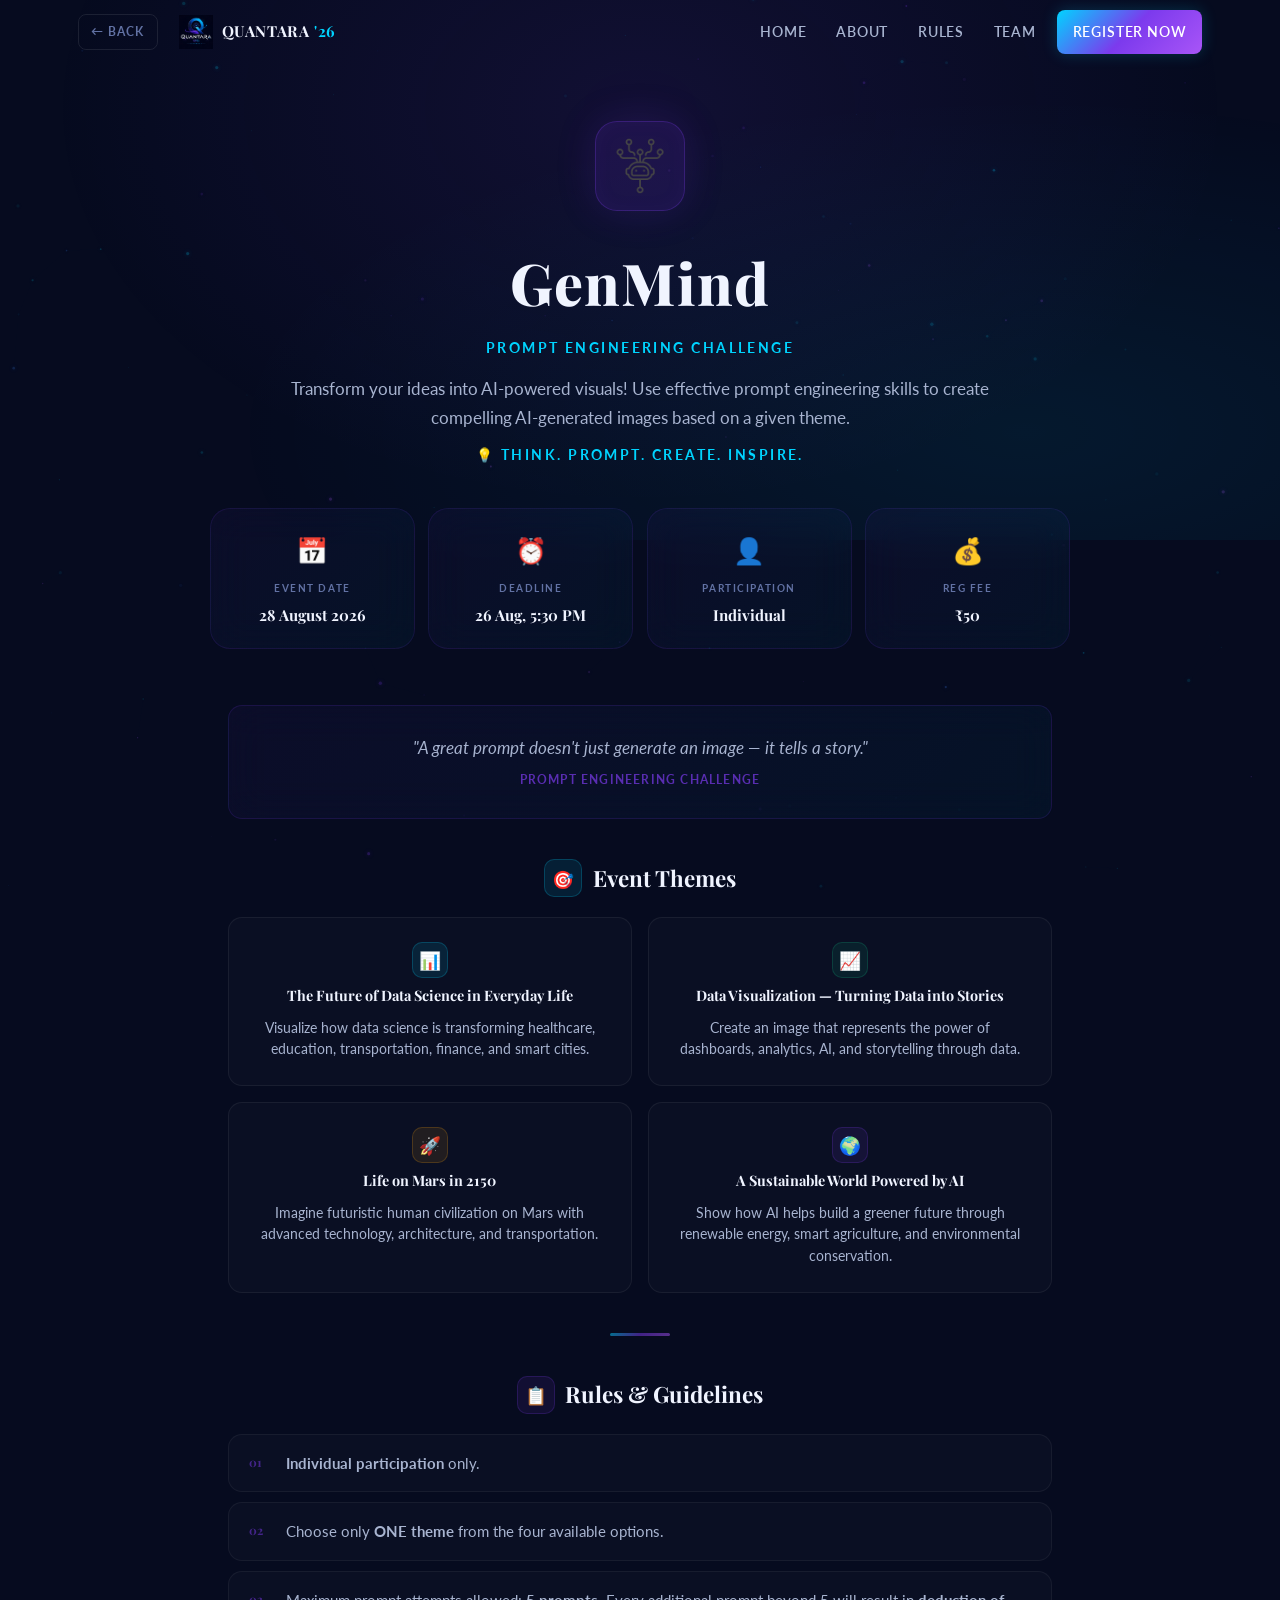
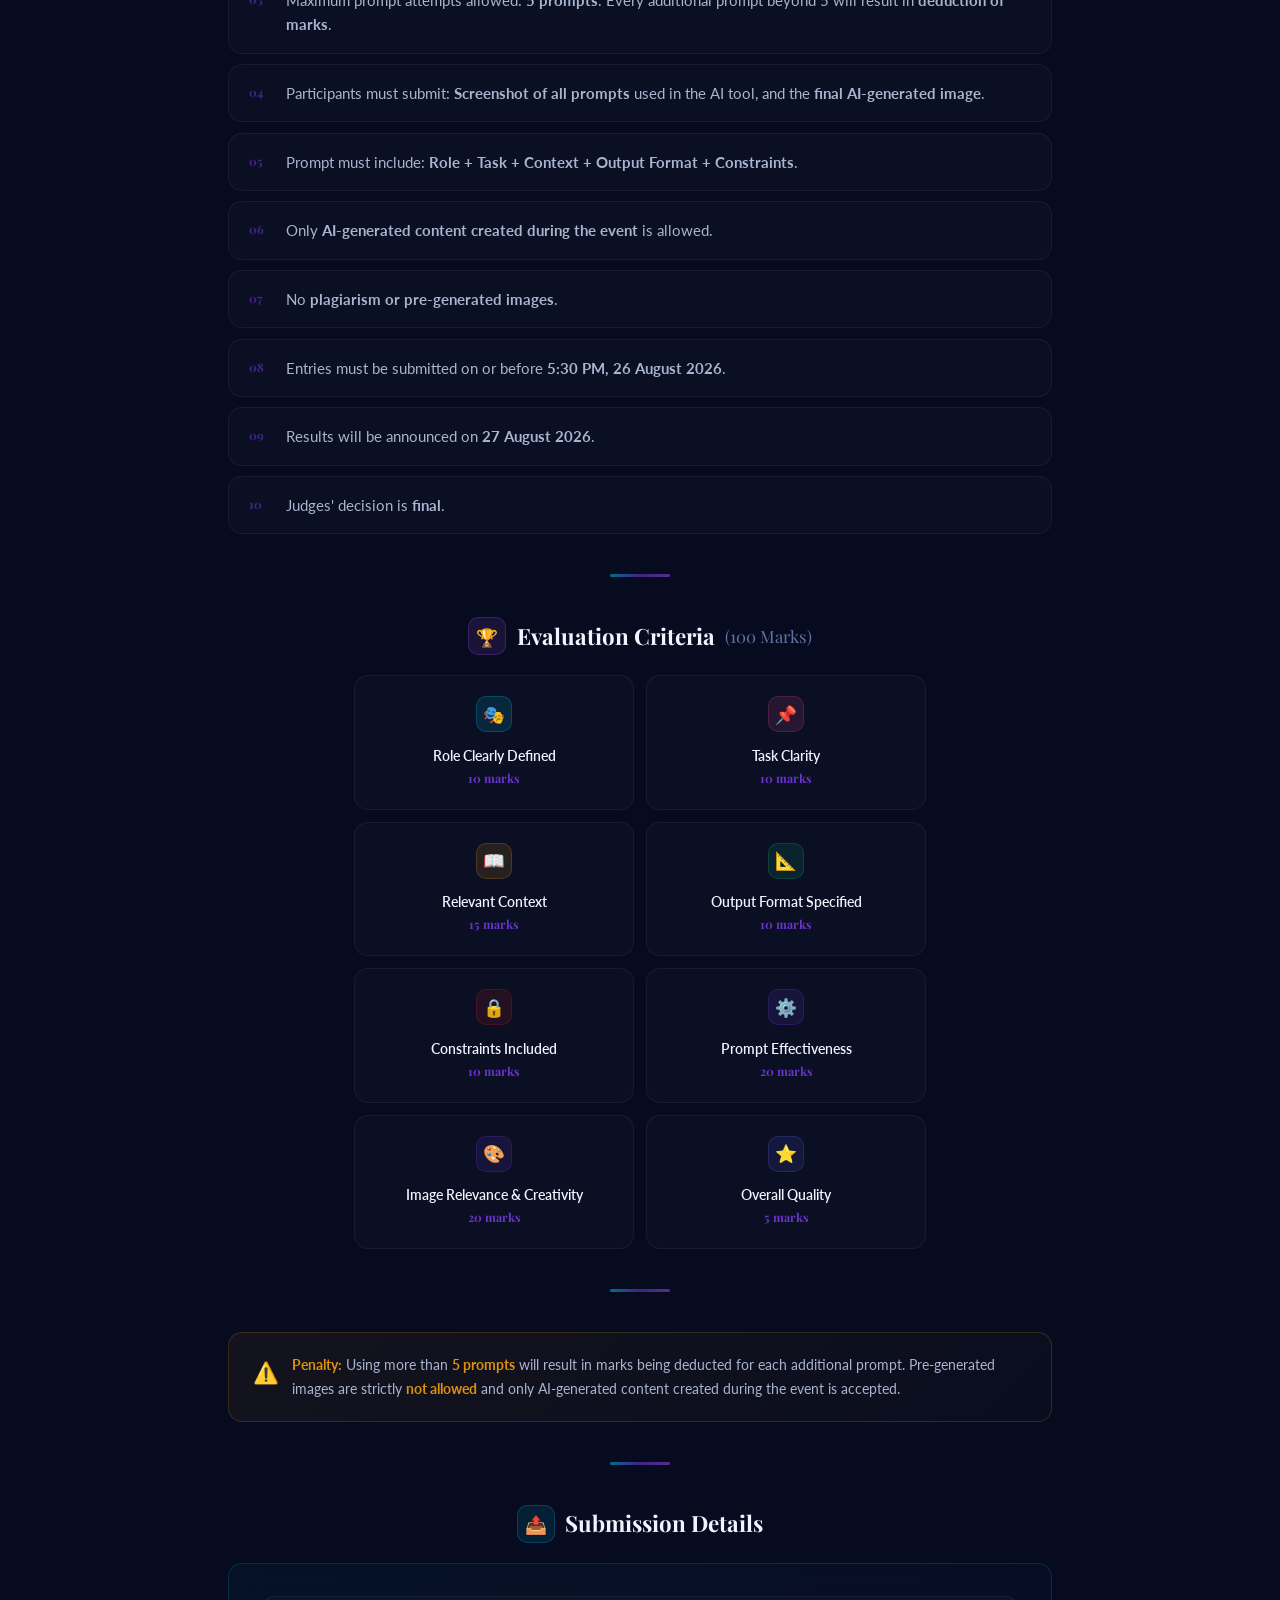
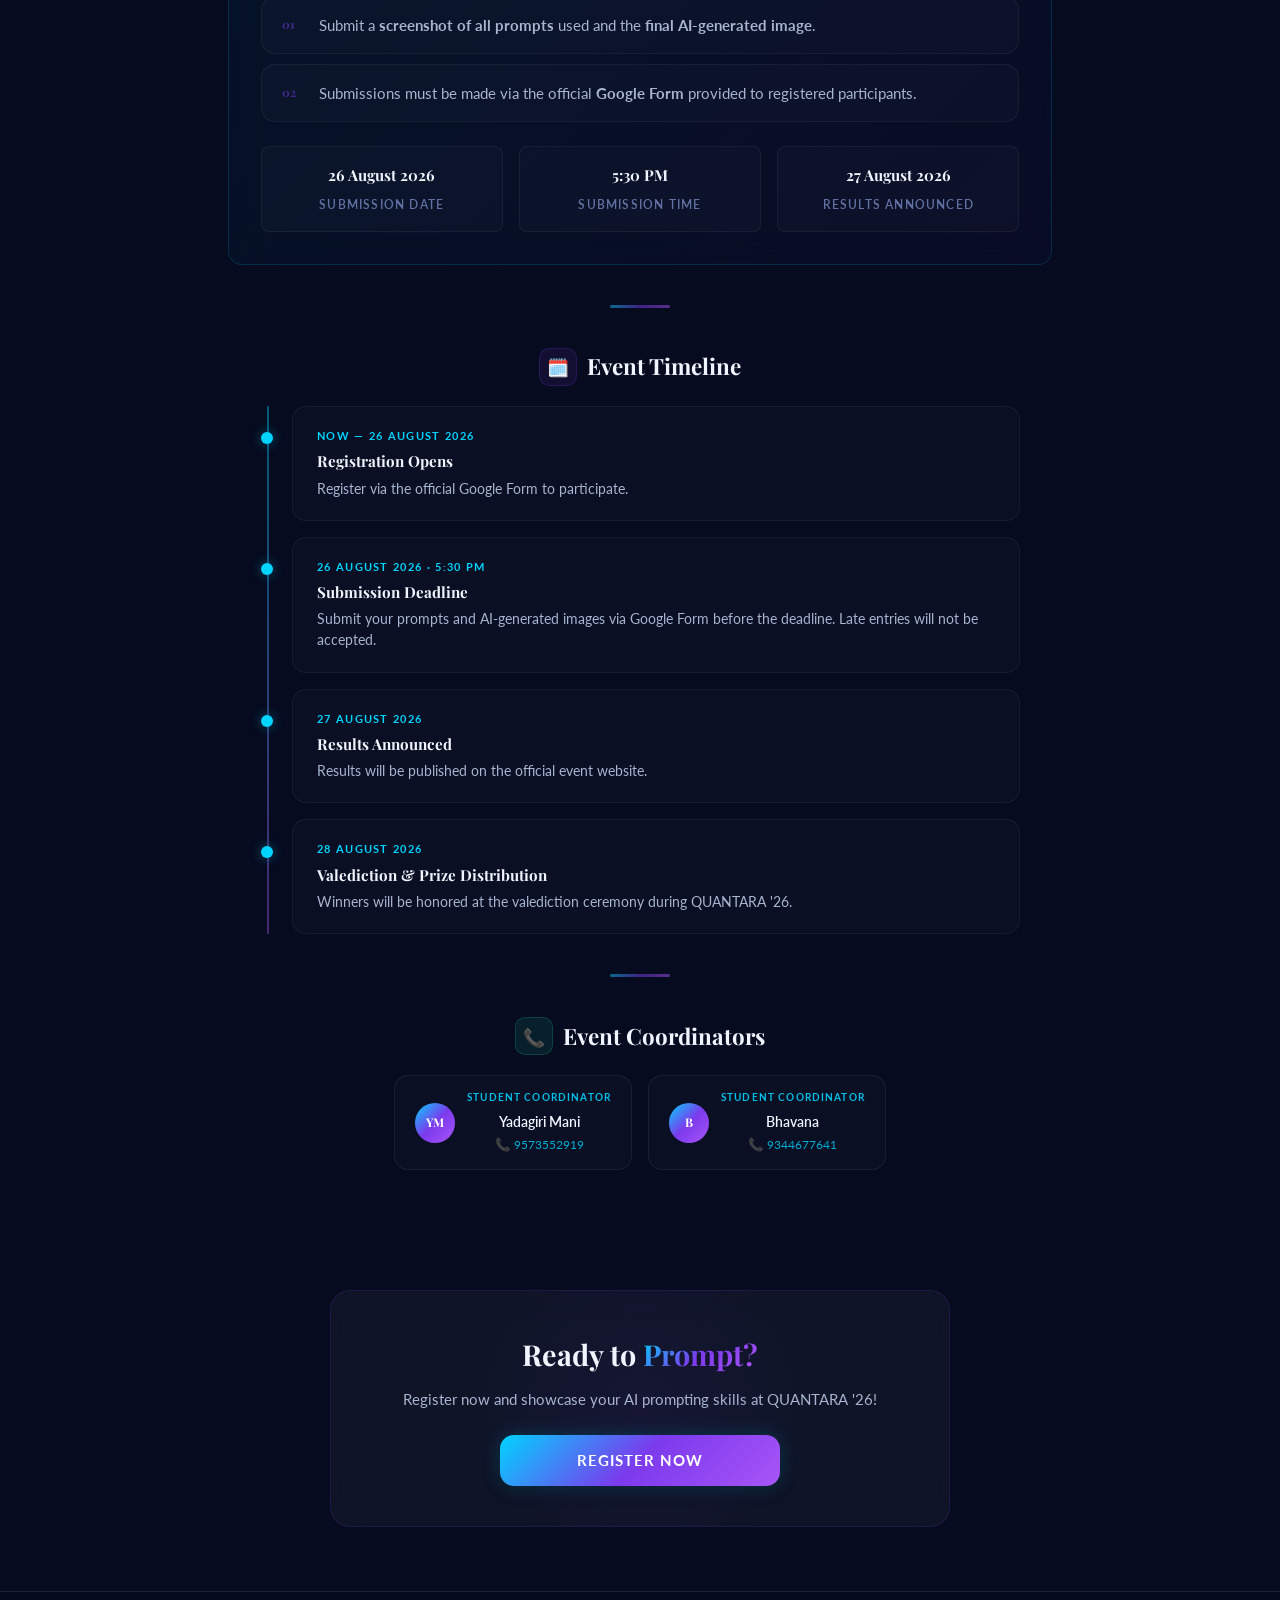
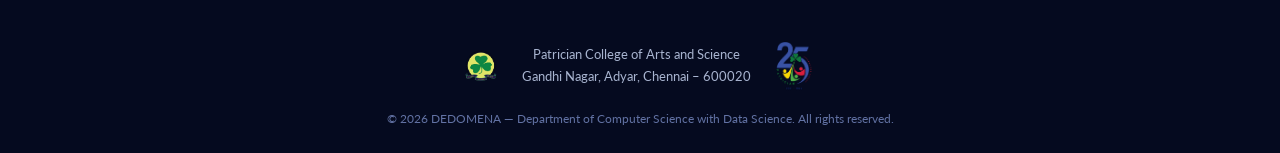
<file: Events/promptengineering.html>
<!DOCTYPE html>
<html lang="en">
<head>
  <meta charset="UTF-8" />
  <meta name="viewport" content="width=device-width, initial-scale=1.0" />
  <meta name="google-site-verification" content="fx8BMz5oez5cr_twXdx6aqCPkj9SNU-4wcla9HkwSNA" />
  <!-- Google tag (gtag.js) -->
  <script async src="https://www.googletagmanager.com/gtag/js?id=G-M27L7E10VC"></script>
  <script>
    window.dataLayer = window.dataLayer || [];
    function gtag(){dataLayer.push(arguments);}
    gtag('js', new Date());
    gtag('config', 'G-M27L7E10VC');
  </script>
  <title>GenMind — AI Prompt Engineering Challenge | Rules & Judging Criteria | QUANTARA '26</title>
  <meta name="description" content="Master Generative AI at the GenMind Prompt Engineering Challenge at QUANTARA '26. Design intelligent prompts and win exciting prizes at Patrician College." />
  <link rel="preconnect" href="https://fonts.googleapis.com" />
  <link rel="preconnect" href="https://fonts.gstatic.com" crossorigin />
  <link href="https://fonts.googleapis.com/css2?family=Lato:wght@300;400;700&family=Playfair+Display:wght@400;500;600;700&display=swap" rel="stylesheet" />
  <link rel="icon" type="image/png" href="../logos/quantara-logo.webp" />
  <link rel="stylesheet" href="../style.css" />
  <style>
    /* ── Hero ── */
    .event-page-hero {
      min-height: 60vh;
      display: flex;
      align-items: center;
      justify-content: center;
      text-align: center;
      padding: calc(var(--nav-h) + 3rem) var(--side-pad) 3rem;
      position: relative;
      overflow: hidden;
    }
    .event-page-hero::before {
      content: '';
      position: absolute;
      inset: 0;
      background:
        radial-gradient(ellipse at 50% 20%, rgba(124,58,237,0.1), transparent 65%),
        radial-gradient(ellipse at 80% 80%, rgba(0,212,255,0.07), transparent 55%);
      pointer-events: none;
    }
    .event-hero-content {
      position: relative;
      z-index: 1;
      max-width: 720px;
    }
    .event-hero-icon-img { width: 56px; height: 56px; object-fit: contain; }
    .event-hero-icon {
      width: 90px; height: 90px;
      border-radius: 22px;
      display: inline-flex; align-items: center; justify-content: center;
      font-size: 2.5rem;
      margin-bottom: 1.5rem;
      background: rgba(124,58,237,0.13);
      border: 1px solid rgba(124,58,237,0.28);
      box-shadow: 0 0 40px rgba(124,58,237,0.15), inset 0 0 20px rgba(124,58,237,0.05);
    }
    .event-hero-title {
      font-family: var(--font-heading);
      font-size: clamp(2.2rem, 7vw, 3.6rem);
      font-weight: 800;
      color: var(--text-primary);
      margin-bottom: 0.4rem;
      letter-spacing: 0.02em;
    }
    .event-hero-subtitle {
      font-family: var(--font-sub);
      font-size: 0.85rem;
      font-weight: 700;
      letter-spacing: 0.18em;
      text-transform: uppercase;
      color: var(--cyan);
      margin-bottom: 1rem;
    }
    .event-hero-desc {
      font-size: 1.05rem;
      color: var(--text-secondary);
      line-height: 1.7;
    }
    .mobile-register-btn {
      display: none;
      margin-top: 0.8rem;
      box-shadow: 0 0 25px rgba(0,212,255,0.35), 0 0 60px rgba(0,212,255,0.15), 0 4px 15px rgba(0,0,0,0.3);
    }

    /* ── Quick Info Strip ── */
    .quick-info {
      padding: 0 var(--side-pad);
      margin-top: -2rem;
      position: relative;
      z-index: 2;
    }
    .quick-info-grid {
      display: grid;
      grid-template-columns: repeat(auto-fit, minmax(180px, 1fr));
      gap: 0.85rem;
      max-width: 860px;
      margin: 0 auto;
    }
    .qi-card {
      display: flex;
      flex-direction: column;
      align-items: center;
      text-align: center;
      gap: 0.4rem;
      padding: 1.25rem 1rem;
      border-color: rgba(124,58,237,0.12);
      background: linear-gradient(135deg, rgba(124,58,237,0.05), rgba(0,212,255,0.04));
    }
    .qi-icon {
      font-size: 1.6rem;
      margin-bottom: 0.15rem;
    }
    .qi-label {
      font-family: var(--font-sub);
      font-size: 0.62rem;
      font-weight: 700;
      letter-spacing: 0.16em;
      text-transform: uppercase;
      color: var(--text-muted);
    }
    .qi-value {
      font-family: var(--font-heading);
      font-size: 0.95rem;
      font-weight: 700;
      color: var(--text-primary);
    }

    /* ── Content Sections ── */
    .rules-content {
      max-width: 860px;
      margin: 0 auto;
      padding: 3.5rem var(--side-pad) 2rem;
    }

    .rules-block {
      margin-bottom: 2.5rem;
    }
    .rules-block-title {
      font-family: var(--font-heading);
      font-size: clamp(1.15rem, 3vw, 1.4rem);
      font-weight: 700;
      color: var(--text-primary);
      margin-bottom: 1.25rem;
      display: flex;
      align-items: center;
      justify-content: center;
      gap: 0.65rem;
    }
    .rules-block-title .rb-icon {
      width: 38px; height: 38px;
      border-radius: 10px;
      display: inline-flex;
      align-items: center;
      justify-content: center;
      font-size: 1.1rem;
      background: rgba(124,58,237,0.1);
      border: 1px solid rgba(124,58,237,0.2);
      flex-shrink: 0;
    }

    .rules-list {
      display: flex;
      flex-direction: column;
      gap: 0.65rem;
      list-style: none;
      counter-reset: rule-counter;
    }
    .rules-list li {
      counter-increment: rule-counter;
      display: flex;
      align-items: flex-start;
      gap: 0.85rem;
      padding: 1rem 1.25rem;
      border-radius: var(--radius-md);
      background: rgba(255,255,255,0.02);
      border: 1px solid rgba(255,255,255,0.05);
      transition: border-color 0.3s ease, background 0.3s ease;
    }
    .rules-list li:hover {
      border-color: rgba(124,58,237,0.15);
      background: rgba(124,58,237,0.03);
    }
    .rules-list li::before {
      content: counter(rule-counter, decimal-leading-zero);
      font-family: var(--font-heading);
      font-size: 0.75rem;
      font-weight: 700;
      color: rgba(124,58,237,0.85);
      opacity: 0.6;
      flex-shrink: 0;
      width: 24px;
      padding-top: 2px;
    }
    .rule-text {
      font-size: 0.92rem;
      color: var(--text-secondary);
      line-height: 1.65;
    }

    /* ── Theme Cards ── */
    .themes-grid {
      display: grid;
      grid-template-columns: repeat(auto-fit, minmax(340px, 1fr));
      gap: 1rem;
      margin-bottom: 1rem;
    }
    .theme-card {
      padding: 1.5rem 1.75rem;
      border-radius: var(--radius-md);
      background: rgba(255,255,255,0.02);
      border: 1px solid rgba(255,255,255,0.06);
      transition: all 0.3s ease;
      text-align: center;
    }
    .theme-card:hover {
      border-color: rgba(124,58,237,0.2);
      background: rgba(124,58,237,0.03);
      transform: translateY(-2px);
    }
    .theme-card-header {
      display: flex;
      flex-direction: column;
      align-items: center;
      justify-content: center;
      gap: 0.5rem;
      margin-bottom: 0.75rem;
    }
    .theme-card-icon {
      width: 36px; height: 36px;
      border-radius: 10px;
      display: flex;
      align-items: center;
      justify-content: center;
      font-size: 1.1rem;
      flex-shrink: 0;
    }
    .theme-card-title {
      font-family: var(--font-heading);
      font-size: 0.9rem;
      font-weight: 700;
      color: var(--text-primary);
      line-height: 1.35;
    }
    .theme-card-desc {
      font-size: 0.85rem;
      color: var(--text-secondary);
      line-height: 1.6;
    }

    /* ── Judging Grid ── */
    .eval-grid {
      display: flex;
      flex-wrap: wrap;
      justify-content: center;
      gap: 0.75rem;
    }
    .eval-card {
      display: flex;
      flex-direction: column;
      align-items: center;
      justify-content: center;
      text-align: center;
      gap: 0.85rem;
      padding: 1.25rem 1.5rem;
      border-radius: var(--radius-md);
      background: rgba(255,255,255,0.02);
      border: 1px solid rgba(255,255,255,0.05);
      transition: all 0.3s ease;
      flex: 0 1 280px;
      min-width: 260px;
    }
    .eval-card:hover {
      border-color: rgba(124,58,237,0.25);
      background: rgba(124,58,237,0.04);
      transform: translateY(-2px);
    }
    .eval-icon {
      width: 36px; height: 36px;
      border-radius: 10px;
      display: flex;
      align-items: center;
      justify-content: center;
      font-size: 1.1rem;
      background: rgba(124,58,237,0.12);
      border: 1px solid rgba(124,58,237,0.2);
      flex-shrink: 0;
    }
    .eval-info {
      display: flex;
      flex-direction: column;
      align-items: center;
      gap: 0.25rem;
    }
    .eval-label {
      font-size: 0.88rem;
      font-weight: 600;
      color: var(--text-primary);
      line-height: 1.35;
    }
    .eval-weight {
      font-family: var(--font-heading);
      font-size: 0.75rem;
      font-weight: 700;
      color: rgba(124,58,237,0.85);
    }

    /* ── Notice Card ── */
    .notice-card {
      display: flex;
      align-items: flex-start;
      gap: 0.85rem;
      padding: 1.25rem 1.5rem;
      border-radius: var(--radius-md);
      background: linear-gradient(135deg, rgba(245,158,11,0.06), rgba(245,158,11,0.02));
      border: 1px solid rgba(245,158,11,0.18);
      margin-bottom: 2.5rem;
    }
    .notice-icon {
      font-size: 1.3rem;
      flex-shrink: 0;
      padding-top: 2px;
    }
    .notice-text {
      font-size: 0.9rem;
      color: var(--text-secondary);
      line-height: 1.65;
    }
    .notice-text strong {
      color: rgba(245,158,11,0.9);
    }

    /* ── Quote Card ── */
    .quote-card {
      padding: 1.75rem 2rem;
      border-radius: var(--radius-md);
      background: linear-gradient(135deg, rgba(124,58,237,0.05), rgba(0,212,255,0.04));
      border: 1px solid rgba(124,58,237,0.15);
      margin-bottom: 2.5rem;
      text-align: center;
    }
    .quote-text {
      font-size: 1.05rem;
      font-style: italic;
      color: var(--text-secondary);
      line-height: 1.7;
      margin-bottom: 0.5rem;
    }
    .quote-author {
      font-family: var(--font-sub);
      font-size: 0.75rem;
      font-weight: 700;
      letter-spacing: 0.1em;
      text-transform: uppercase;
      color: rgba(124,58,237,0.7);
    }

    /* ── CTA ── */
    .event-cta {
      text-align: center;
      padding: 3rem var(--side-pad) 4rem;
    }
    .cta-card {
      max-width: 620px;
      margin: 0 auto;
      padding: 2.5rem 2rem;
      border-color: rgba(124,58,237,0.15);
      position: relative;
      overflow: hidden;
    }
    .cta-card::before {
      content: '';
      position: absolute;
      width: 350px; height: 350px;
      border-radius: 50%;
      background: radial-gradient(circle, rgba(124,58,237,0.06), transparent 70%);
      top: 50%; left: 50%;
      transform: translate(-50%, -50%);
      pointer-events: none;
    }
    .cta-title {
      font-family: var(--font-heading);
      font-size: clamp(1.3rem, 4vw, 1.8rem);
      font-weight: 700;
      color: var(--text-primary);
      margin-bottom: 0.5rem;
      position: relative;
    }
    .cta-desc {
      font-size: 0.92rem;
      color: var(--text-secondary);
      margin-bottom: 1.5rem;
      position: relative;
    }
    .cta-actions {
      display: flex;
      gap: 0.85rem;
      justify-content: center;
      flex-wrap: wrap;
      position: relative;
    }
    .event-back-link {
      display: inline-flex;
      align-items: center;
      gap: 0.4rem;
      font-family: var(--font-sub);
      font-size: 0.82rem;
      font-weight: 700;
      letter-spacing: 0.08em;
      text-transform: uppercase;
      color: var(--text-muted);
      padding: 0.6rem 1.1rem;
      border-radius: var(--radius-sm);
      border: 1px solid var(--glass-border);
      transition: all 0.3s ease;
      min-height: 44px;
    }
    .event-back-link:hover {
      color: var(--text-primary);
      border-color: rgba(124,58,237,0.3);
      background: rgba(124,58,237,0.06);
    }

    /* ── Submission Card ── */
    .submission-card {
      padding: 2rem;
      border-radius: var(--radius-md);
      background: linear-gradient(135deg, rgba(0,212,255,0.04), rgba(124,58,237,0.03));
      border: 1px solid rgba(0,212,255,0.15);
      margin-bottom: 1.5rem;
    }
    .sub-stats {
      display: grid;
      grid-template-columns: repeat(auto-fit, minmax(160px, 1fr));
      gap: 1rem;
    }
    .sub-stat {
      display: flex;
      flex-direction: column;
      align-items: center;
      text-align: center;
      gap: 0.4rem;
      padding: 1rem 0.5rem;
      border-radius: var(--radius-sm);
      background: rgba(255,255,255,0.02);
      border: 1px solid rgba(255,255,255,0.05);
    }
    .sub-stat-value {
      font-family: var(--font-heading);
      font-size: 0.95rem;
      font-weight: 700;
      color: var(--text-primary);
    }
    .sub-stat-label {
      font-size: 0.75rem;
      font-weight: 600;
      letter-spacing: 0.1em;
      text-transform: uppercase;
      color: var(--text-muted);
    }

    /* ── Timeline Section ── */
    .timeline-wrap {
      position: relative;
      padding-left: 2rem;
    }
    .timeline-wrap::before {
      content: '';
      position: absolute;
      left: 7px;
      top: 0;
      bottom: 0;
      width: 2px;
      background: linear-gradient(to bottom, rgba(0,212,255,0.4), rgba(168,85,247,0.4));
      border-radius: 2px;
    }
    .timeline-item {
      position: relative;
      padding: 1.25rem 1.5rem;
      margin-bottom: 1rem;
      border-radius: var(--radius-md);
      background: rgba(255,255,255,0.02);
      border: 1px solid rgba(255,255,255,0.05);
      transition: border-color 0.3s ease, background 0.3s ease;
    }
    .timeline-item:hover {
      border-color: rgba(0,212,255,0.15);
      background: rgba(0,212,255,0.03);
    }
    .timeline-item::before {
      content: '';
      position: absolute;
      left: -2rem;
      top: 1.6rem;
      width: 12px;
      height: 12px;
      border-radius: 50%;
      background: var(--cyan);
      border: 2px solid var(--bg-primary);
      box-shadow: 0 0 12px rgba(0,212,255,0.4);
      z-index: 1;
    }
    .timeline-item:last-child::after {
      display: none;
    }
    .tl-time {
      font-family: var(--font-sub);
      font-size: 0.68rem;
      font-weight: 700;
      letter-spacing: 0.12em;
      text-transform: uppercase;
      color: var(--cyan);
      margin-bottom: 0.3rem;
      display: block;
    }
    .tl-title {
      font-family: var(--font-heading);
      font-size: 0.95rem;
      font-weight: 700;
      color: var(--text-primary);
      margin-bottom: 0.25rem;
    }
    .tl-desc {
      font-size: 0.85rem;
      color: var(--text-secondary);
      line-height: 1.55;
    }

    /* ── Divider ── */
    .section-divider {
      width: 60px;
      height: 3px;
      border-radius: 3px;
      background: var(--gradient-brand);
      margin: 0 auto 2.5rem;
      opacity: 0.5;
    }

    /* ── Tablet/Mobile adjustments ── */
    @media (max-width: 1024px) {
      .quick-info-grid {
        grid-template-columns: repeat(2, 1fr);
      }
      .sub-stats {
        display: flex;
        flex-wrap: wrap;
        justify-content: center;
      }
      .sub-stats .sub-stat {
        flex: 0 1 calc(50% - 0.6rem);
        width: calc(50% - 0.6rem);
      }
    }
    @media (max-width: 600px) {
      .themes-grid {
        grid-template-columns: 1fr;
      }
      .coord-strip {
        flex-direction: column;
        align-items: center;
      }
      .rules-list li {
        padding: 0.85rem 1rem;
      }
      .eval-grid {
        flex-direction: column;
        align-items: center;
      }
      .eval-card {
        flex: 0 1 auto;
        min-width: 0;
        width: 250px;
        justify-content: center;
        flex-direction: column;
        align-items: center;
        text-align: center;
      }
      .eval-info {
        align-items: center;
      }
      .cta-actions {
        flex-direction: column-reverse;
        align-items: center;
      }
      .hide-on-mobile {
        display: none !important;
      }
      .sub-stats {
        display: flex;
        flex-direction: column;
      }
      .sub-stats .sub-stat {
        width: 100%;
        flex: 1 1 100%;
      }

      .mobile-register-btn {
        display: inline-flex;
      }
    }
  </style>
</head>
<body>

  <canvas id="particleCanvas"></canvas>

  <!-- Navigation -->
  <nav class="navbar" id="navbar">
    <div class="nav-container">
      <div class="nav-brand">
        <a href="../index.html#events" class="event-back-link hide-on-mobile" style="margin-right: 0.75rem; padding: 0.4rem 0.8rem; min-height: 36px; font-size: 0.75rem;">← Back</a>
        <img src="../logos/quantara-logo.webp" alt="QUANTARA '26 Logo" class="nav-logo" />
        <span class="nav-title">QUANTARA <span class="accent">'26</span></span>
      </div>
      <ul class="nav-links" id="navLinks">
        <li><a href="../index.html" class="nav-link" id="nav-home">Home</a></li>
        <li><a href="../index.html#about" class="nav-link" id="nav-about">About</a></li>
        <li><a href="../index.html#general-rules" class="nav-link" id="nav-rules">Rules</a></li>
        <li><a href="../index.html#coordinators" class="nav-link" id="nav-coordinators">Team</a></li>
        <li><a href="https://forms.gle/RJf527dmuYpyG8vD8" target="_blank" rel="noopener noreferrer" class="nav-link register-btn" id="nav-register">Register Now</a></li>
      </ul>
      <button class="hamburger" id="hamburger" aria-label="Toggle menu">
        <span></span><span></span><span></span>
      </button>
    </div>
  </nav>

  <!-- ========== HERO ========== -->
  <section class="event-page-hero">
    <div class="event-hero-content">
      <div class="event-hero-icon"><img src="../logos/Prompt-engineering.png" alt="GenMind" class="event-hero-icon-img" /></div>
      <h1 class="event-hero-title">GenMind</h1>
      <p class="event-hero-subtitle">Prompt Engineering Challenge</p>
      <p class="event-hero-desc">Transform your ideas into AI-powered visuals! Use effective prompt engineering skills to create compelling AI-generated images based on a given theme.</p>
      <p class="event-hero-subtitle" style="margin-top:0.75rem">💡 Think. Prompt. Create. Inspire.</p>
      <a href="https://forms.gle/RJf527dmuYpyG8vD8" target="_blank" rel="noopener noreferrer" class="btn btn-primary mobile-register-btn" id="hero-mobile-register">Register Now</a>
    </div>
  </section>

  <!-- ========== QUICK INFO ========== -->
  <section class="quick-info">
    <div class="quick-info-grid">
      <div class="qi-card glass-card">
        <span class="qi-icon">📅</span>
        <span class="qi-label">Event Date</span>
        <span class="qi-value">28 August 2026</span>
      </div>
      <div class="qi-card glass-card">
        <span class="qi-icon">⏰</span>
        <span class="qi-label">Deadline</span>
        <span class="qi-value">26 Aug, 5:30 PM</span>
      </div>
      <div class="qi-card glass-card">
        <span class="qi-icon">👤</span>
        <span class="qi-label">Participation</span>
        <span class="qi-value">Individual</span>
      </div>
      <div class="qi-card glass-card">
        <span class="qi-icon">💰</span>
        <span class="qi-label">Reg Fee</span>
        <span class="qi-value">₹50</span>
      </div>
    </div>
  </section>

  <!-- ========== RULES CONTENT ========== -->
  <div class="rules-content">

    <!-- Quote -->
    <div class="quote-card glass-card">
      <p class="quote-text">"A great prompt doesn't just generate an image — it tells a story."</p>
      <p class="quote-author">Prompt Engineering Challenge</p>
    </div>

    <!-- Themes -->
    <div class="rules-block">
      <h2 class="rules-block-title">
        <span class="rb-icon" style="background:rgba(0,212,255,0.1);border-color:rgba(0,212,255,0.2)">🎯</span>
        Event Themes
      </h2>
      <div class="themes-grid">
        <div class="theme-card">
          <div class="theme-card-header">
            <div class="theme-card-icon" style="background:rgba(0,212,255,0.1);border:1px solid rgba(0,212,255,0.2)">📊</div>
            <span class="theme-card-title">The Future of Data Science in Everyday Life</span>
          </div>
          <p class="theme-card-desc">Visualize how data science is transforming healthcare, education, transportation, finance, and smart cities.</p>
        </div>
        <div class="theme-card">
          <div class="theme-card-header">
            <div class="theme-card-icon" style="background:rgba(16,185,129,0.1);border:1px solid rgba(16,185,129,0.2)">📈</div>
            <span class="theme-card-title">Data Visualization — Turning Data into Stories</span>
          </div>
          <p class="theme-card-desc">Create an image that represents the power of dashboards, analytics, AI, and storytelling through data.</p>
        </div>
        <div class="theme-card">
          <div class="theme-card-header">
            <div class="theme-card-icon" style="background:rgba(245,158,11,0.1);border:1px solid rgba(245,158,11,0.2)">🚀</div>
            <span class="theme-card-title">Life on Mars in 2150</span>
          </div>
          <p class="theme-card-desc">Imagine futuristic human civilization on Mars with advanced technology, architecture, and transportation.</p>
        </div>
        <div class="theme-card">
          <div class="theme-card-header">
            <div class="theme-card-icon" style="background:rgba(124,58,237,0.1);border:1px solid rgba(124,58,237,0.2)">🌍</div>
            <span class="theme-card-title">A Sustainable World Powered by AI</span>
          </div>
          <p class="theme-card-desc">Show how AI helps build a greener future through renewable energy, smart agriculture, and environmental conservation.</p>
        </div>
      </div>
    </div>

    <div class="section-divider"></div>

    <!-- Rules & Guidelines -->
    <div class="rules-block">
      <h2 class="rules-block-title">
        <span class="rb-icon">📋</span>
        Rules &amp; Guidelines
      </h2>
      <ol class="rules-list">
        <li><span class="rule-text"><strong>Individual participation</strong> only.</span></li>
        <li><span class="rule-text">Choose only <strong>ONE theme</strong> from the four available options.</span></li>
        <li><span class="rule-text">Maximum prompt attempts allowed: <strong>5 prompts</strong>. Every additional prompt beyond 5 will result in <strong>deduction of marks</strong>.</span></li>
        <li><span class="rule-text">Participants must submit: <strong>Screenshot of all prompts</strong> used in the AI tool, and the <strong>final AI-generated image</strong>.</span></li>
        <li><span class="rule-text">Prompt must include: <strong>Role + Task + Context + Output Format + Constraints</strong>.</span></li>
        <li><span class="rule-text">Only <strong>AI-generated content created during the event</strong> is allowed.</span></li>
        <li><span class="rule-text">No <strong>plagiarism or pre-generated images</strong>.</span></li>
        <li><span class="rule-text">Entries must be submitted on or before <strong>5:30 PM, 26 August 2026</strong>.</span></li>
        <li><span class="rule-text">Results will be announced on <strong>27 August 2026</strong>.</span></li>
        <li><span class="rule-text">Judges' decision is <strong>final</strong>.</span></li>
      </ol>
    </div>

    <div class="section-divider"></div>

    <!-- Evaluation Criteria (100 Marks) -->
    <div class="rules-block">
      <h2 class="rules-block-title">
        <span class="rb-icon" style="background:rgba(168,85,247,0.12);border-color:rgba(168,85,247,0.22)">🏆</span>
        Evaluation Criteria <span style="font-size:0.75em;font-weight:400;color:var(--text-muted)">(100 Marks)</span>
      </h2>
      <div class="eval-grid">
        <div class="eval-card">
          <div class="eval-icon" style="background:rgba(0,212,255,0.12);border-color:rgba(0,212,255,0.2)">🎭</div>
          <div class="eval-info">
            <span class="eval-label">Role Clearly Defined</span>
            <span class="eval-weight">10 marks</span>
          </div>
        </div>
        <div class="eval-card">
          <div class="eval-icon" style="background:rgba(236,72,153,0.12);border-color:rgba(236,72,153,0.2)">📌</div>
          <div class="eval-info">
            <span class="eval-label">Task Clarity</span>
            <span class="eval-weight">10 marks</span>
          </div>
        </div>
        <div class="eval-card">
          <div class="eval-icon" style="background:rgba(245,158,11,0.12);border-color:rgba(245,158,11,0.2)">📖</div>
          <div class="eval-info">
            <span class="eval-label">Relevant Context</span>
            <span class="eval-weight">15 marks</span>
          </div>
        </div>
        <div class="eval-card">
          <div class="eval-icon" style="background:rgba(16,185,129,0.12);border-color:rgba(16,185,129,0.2)">📐</div>
          <div class="eval-info">
            <span class="eval-label">Output Format Specified</span>
            <span class="eval-weight">10 marks</span>
          </div>
        </div>
        <div class="eval-card">
          <div class="eval-icon" style="background:rgba(220,38,38,0.12);border-color:rgba(220,38,38,0.2)">🔒</div>
          <div class="eval-info">
            <span class="eval-label">Constraints Included</span>
            <span class="eval-weight">10 marks</span>
          </div>
        </div>
        <div class="eval-card">
          <div class="eval-icon">⚙️</div>
          <div class="eval-info">
            <span class="eval-label">Prompt Effectiveness</span>
            <span class="eval-weight">20 marks</span>
          </div>
        </div>
        <div class="eval-card">
          <div class="eval-icon" style="background:rgba(124,58,237,0.12);border-color:rgba(124,58,237,0.2)">🎨</div>
          <div class="eval-info">
            <span class="eval-label">Image Relevance &amp; Creativity</span>
            <span class="eval-weight">20 marks</span>
          </div>
        </div>
        <div class="eval-card">
          <div class="eval-icon" style="background:rgba(99,102,241,0.12);border-color:rgba(99,102,241,0.2)">⭐</div>
          <div class="eval-info">
            <span class="eval-label">Overall Quality</span>
            <span class="eval-weight">5 marks</span>
          </div>
        </div>
      </div>
    </div>

    <div class="section-divider"></div>

    <!-- Penalty Notice -->
    <div class="notice-card" style="display: flex; flex-direction: column; gap: 1rem; align-items: flex-start;">
      <div style="display: flex; gap: 0.85rem; align-items: flex-start;">
        <span class="notice-icon">⚠️</span>
        <p class="notice-text">
          <strong>Penalty:</strong> Using more than <strong>5 prompts</strong> will result in marks being deducted for each additional prompt. Pre-generated images are strictly <strong>not allowed</strong> and only AI-generated content created during the event is accepted.
        </p>
      </div>
    </div>

    <div class="section-divider"></div>

    <!-- Submission Details -->
    <div class="rules-block">
      <h2 class="rules-block-title">
        <span class="rb-icon" style="background:rgba(0,212,255,0.1);border-color:rgba(0,212,255,0.2)">📤</span>
        Submission Details
      </h2>
      <div class="submission-card glass-card">
        <ol class="rules-list" style="margin-bottom: 1.5rem;">
          <li><span class="rule-text">Submit a <strong>screenshot of all prompts</strong> used and the <strong>final AI-generated image</strong>.</span></li>
          <li><span class="rule-text">Submissions must be made via the official <strong>Google Form</strong> provided to registered participants.</span></li>
        </ol>
        <div class="sub-stats">
          <div class="sub-stat">
            <span class="sub-stat-value">26 August 2026</span>
            <span class="sub-stat-label">Submission Date</span>
          </div>
          <div class="sub-stat">
            <span class="sub-stat-value">5:30 PM</span>
            <span class="sub-stat-label">Submission Time</span>
          </div>
          <div class="sub-stat">
            <span class="sub-stat-value">27 August 2026</span>
            <span class="sub-stat-label">Results Announced</span>
          </div>
        </div>
      </div>
    </div>

    <div class="section-divider"></div>

    <!-- Event Timeline -->
    <div class="rules-block">
      <h2 class="rules-block-title">
        <span class="rb-icon" style="background:rgba(124,58,237,0.1);border-color:rgba(124,58,237,0.2)">🗓️</span>
        Event Timeline
      </h2>
      <div class="timeline-wrap">
        <div class="timeline-item">
          <span class="tl-time">Now — 26 August 2026</span>
          <div class="tl-title">Registration Opens</div>
          <div class="tl-desc">Register via the official Google Form to participate.</div>
        </div>
        <div class="timeline-item">
          <span class="tl-time">26 August 2026 · 5:30 PM</span>
          <div class="tl-title">Submission Deadline</div>
          <div class="tl-desc">Submit your prompts and AI-generated images via Google Form before the deadline. Late entries will not be accepted.</div>
        </div>
        <div class="timeline-item">
          <span class="tl-time">27 August 2026</span>
          <div class="tl-title">Results Announced</div>
          <div class="tl-desc">Results will be published on the official event website.</div>
        </div>
        <div class="timeline-item">
          <span class="tl-time">28 August 2026</span>
          <div class="tl-title">Valediction &amp; Prize Distribution</div>
          <div class="tl-desc">Winners will be honored at the valediction ceremony during QUANTARA '26.</div>
        </div>
      </div>
    </div>

    <div class="section-divider"></div>

    <!-- Coordinators -->
    <div class="rules-block" style="text-align:center">
      <h2 class="rules-block-title" style="justify-content:center">
        <span class="rb-icon" style="background:rgba(16,185,129,0.12);border-color:rgba(16,185,129,0.22)">📞</span>
        Event Coordinators
      </h2>
      <div class="coord-strip">
        <div class="coord-chip">
          <div class="cc-avatar">YM</div>
          <div class="cc-info">
            <span class="cc-role">Student Coordinator</span>
            <span class="cc-name">Yadagiri Mani</span>
            <a href="tel:9573552919" class="cc-phone">📞 9573552919</a>
          </div>
        </div>
        <div class="coord-chip">
          <div class="cc-avatar">B</div>
          <div class="cc-info">
            <span class="cc-role">Student Coordinator</span>
            <span class="cc-name">Bhavana</span>
            <a href="tel:9344677641" class="cc-phone">📞 9344677641</a>
          </div>
        </div>
      </div>
    </div>

  </div>

  <!-- ========== CTA ========== -->
  <section class="event-cta">
    <div class="cta-card glass-card">
      <h2 class="cta-title">Ready to <span class="gradient-text">Prompt?</span></h2>
      <p class="cta-desc">Register now and showcase your AI prompting skills at QUANTARA '26!</p>
      <div class="cta-actions">
        <a href="https://forms.gle/RJf527dmuYpyG8vD8" target="_blank" rel="noopener noreferrer" class="btn btn-primary" style="flex: 1; min-width: 220px; max-width: 280px; justify-content: center;">Register Now</a>
      </div>
    </div>
  </section>

  <!-- Footer -->
  <footer class="footer">
    <div class="container">
      <div class="footer-bottom">
        <div class="footer-college">
          <img src="../logos/patrician-logo.webp" alt="Patrician College" class="footer-college-logo" />
          <div>
            <p>Patrician College of Arts and Science</p>
            <p>Gandhi Nagar, Adyar, Chennai – 600020</p>
          </div>
          <img src="../logos/25-years.webp" alt="25 Years Celebrating Legacy" class="footer-anni-logo" />
        </div>
        <p class="footer-copy">© 2026 DEDOMENA — Department of Computer Science with Data Science. All rights reserved.</p>
      </div>
    </div>
  </footer>

  <script src="../script.js"></script>
</body>
</html>
</file>
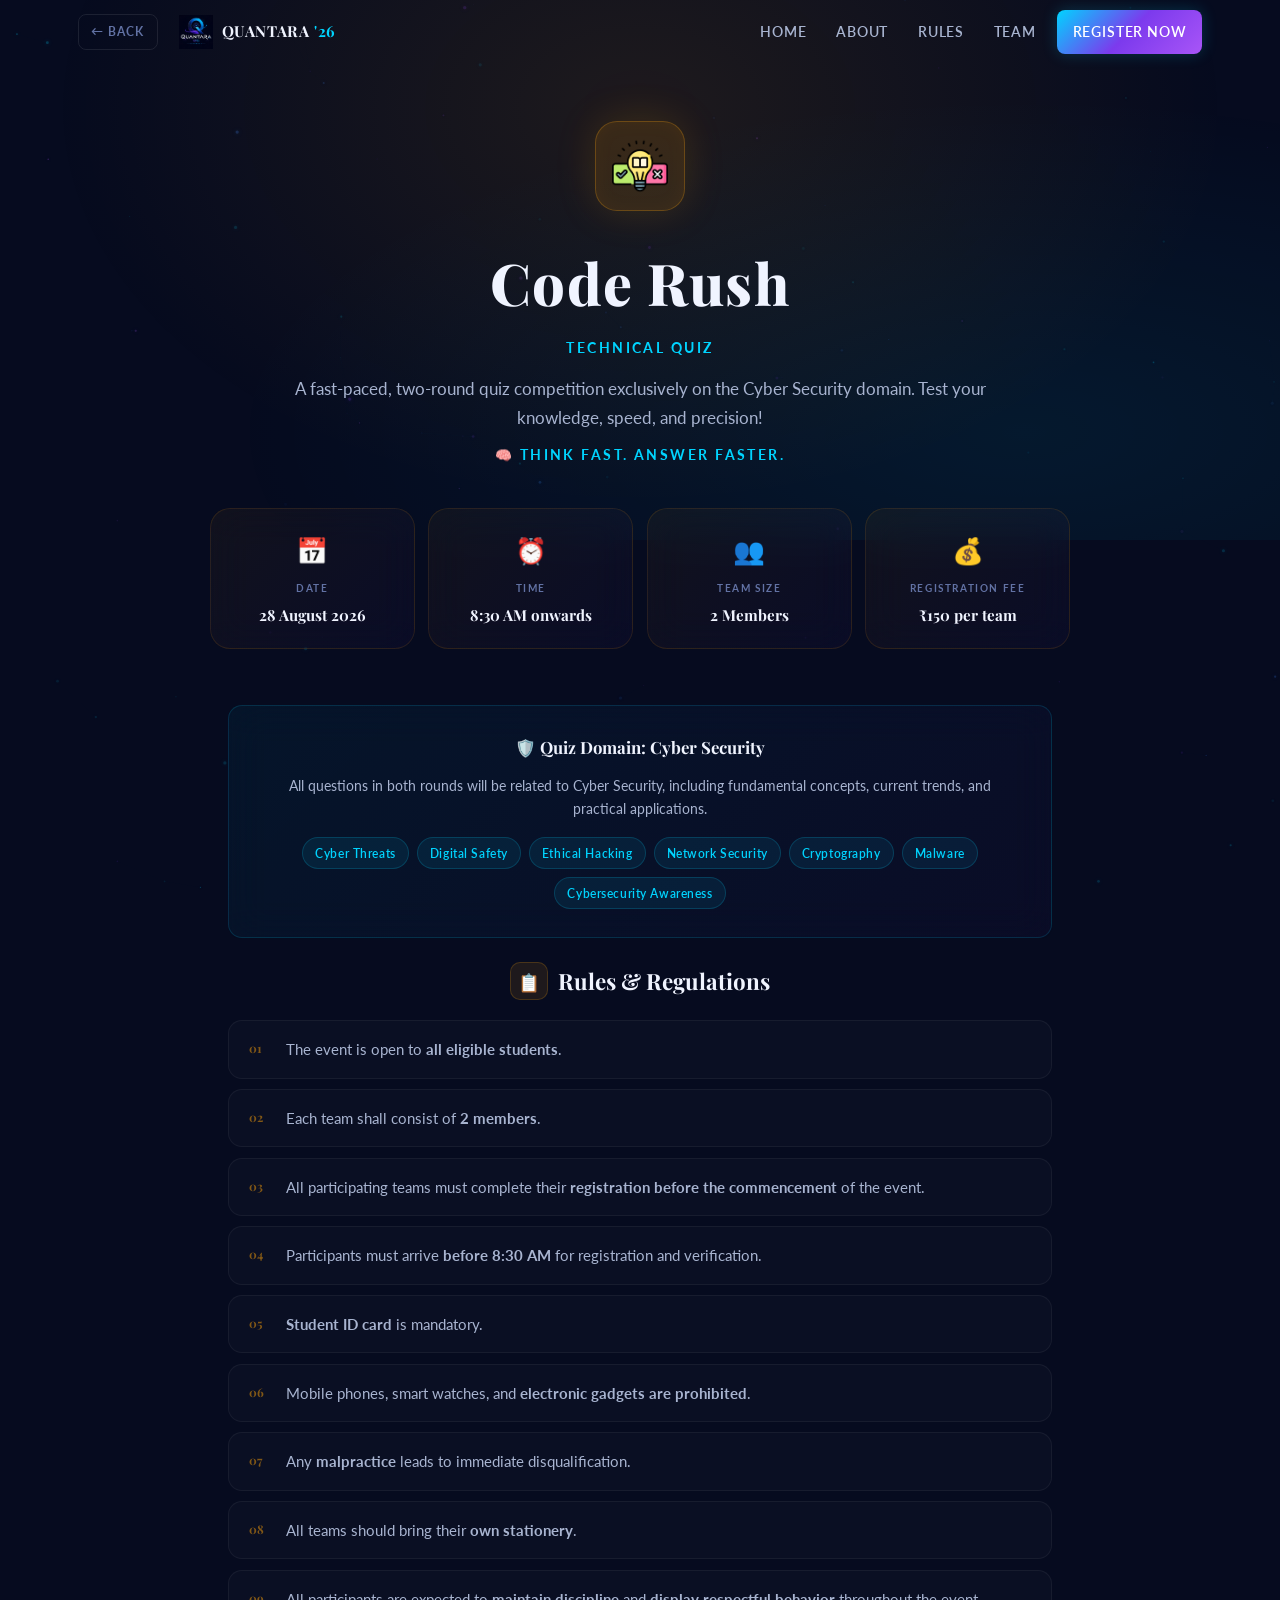
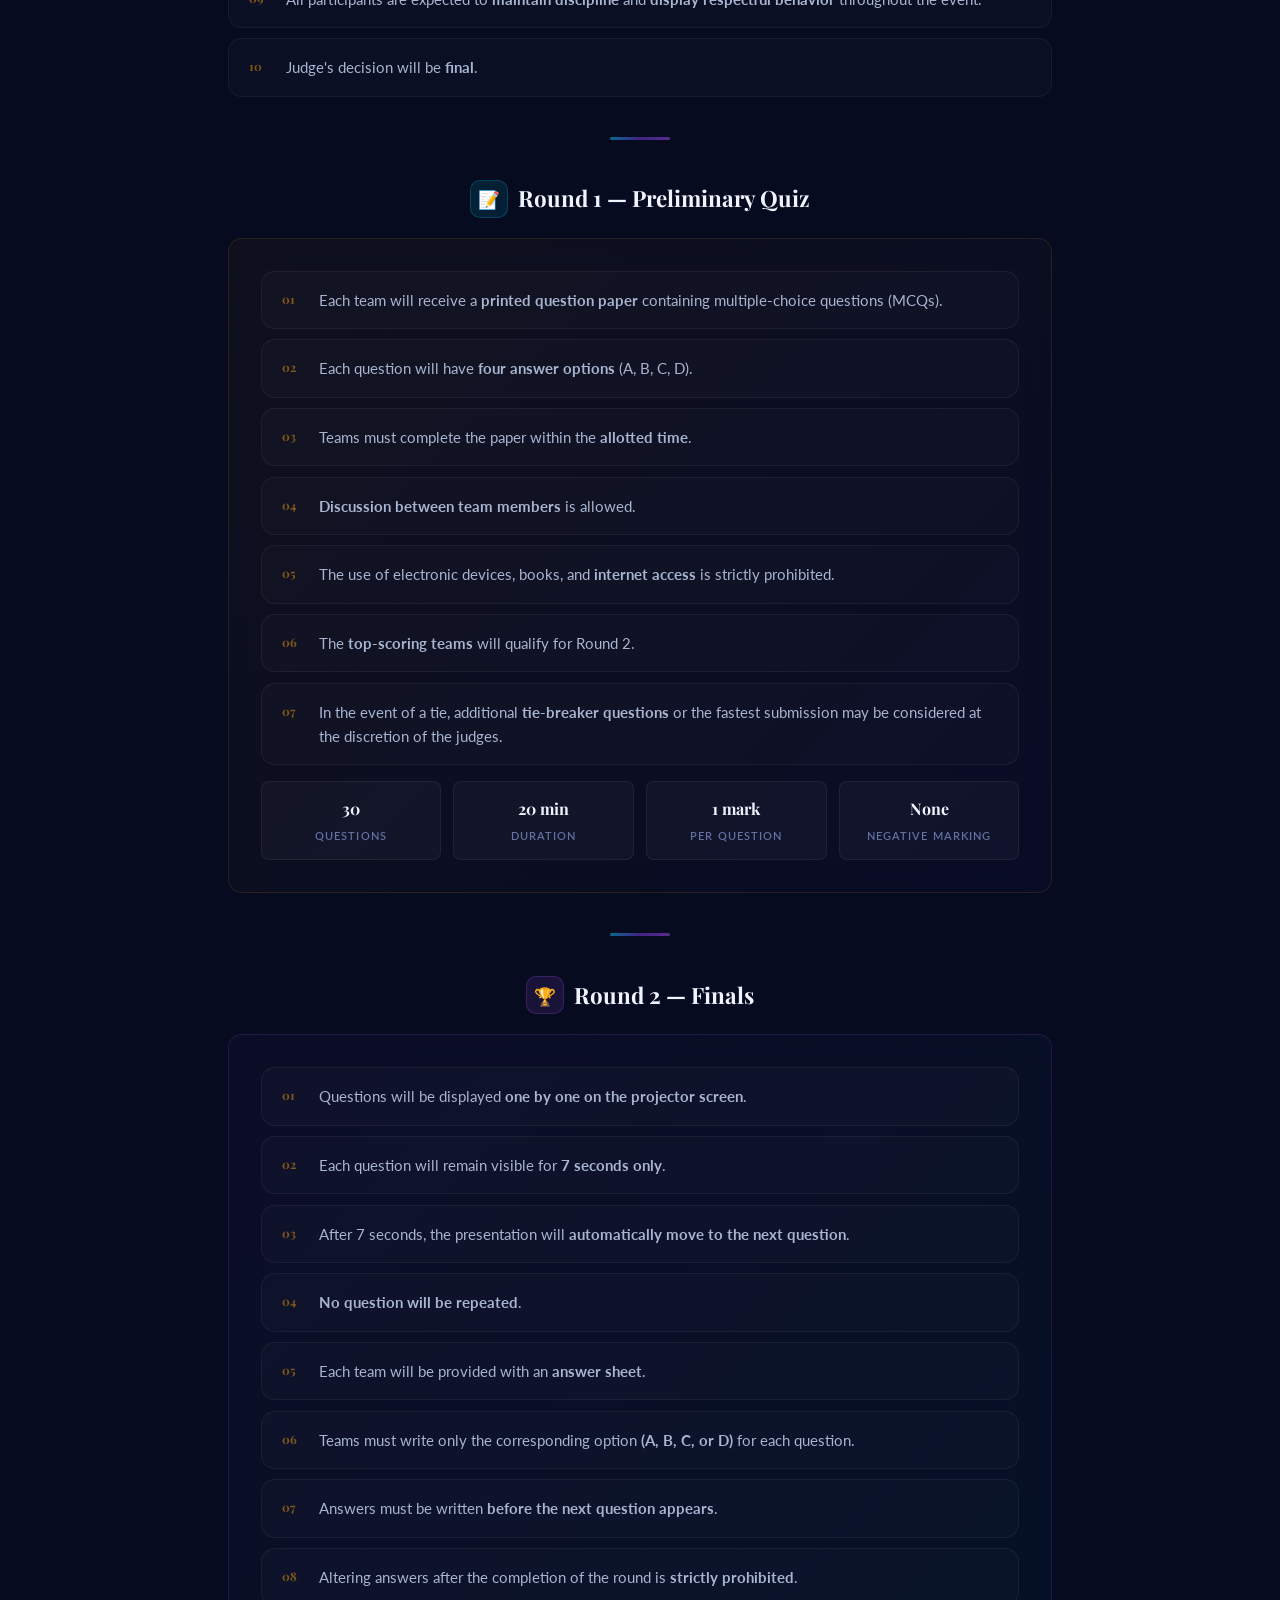
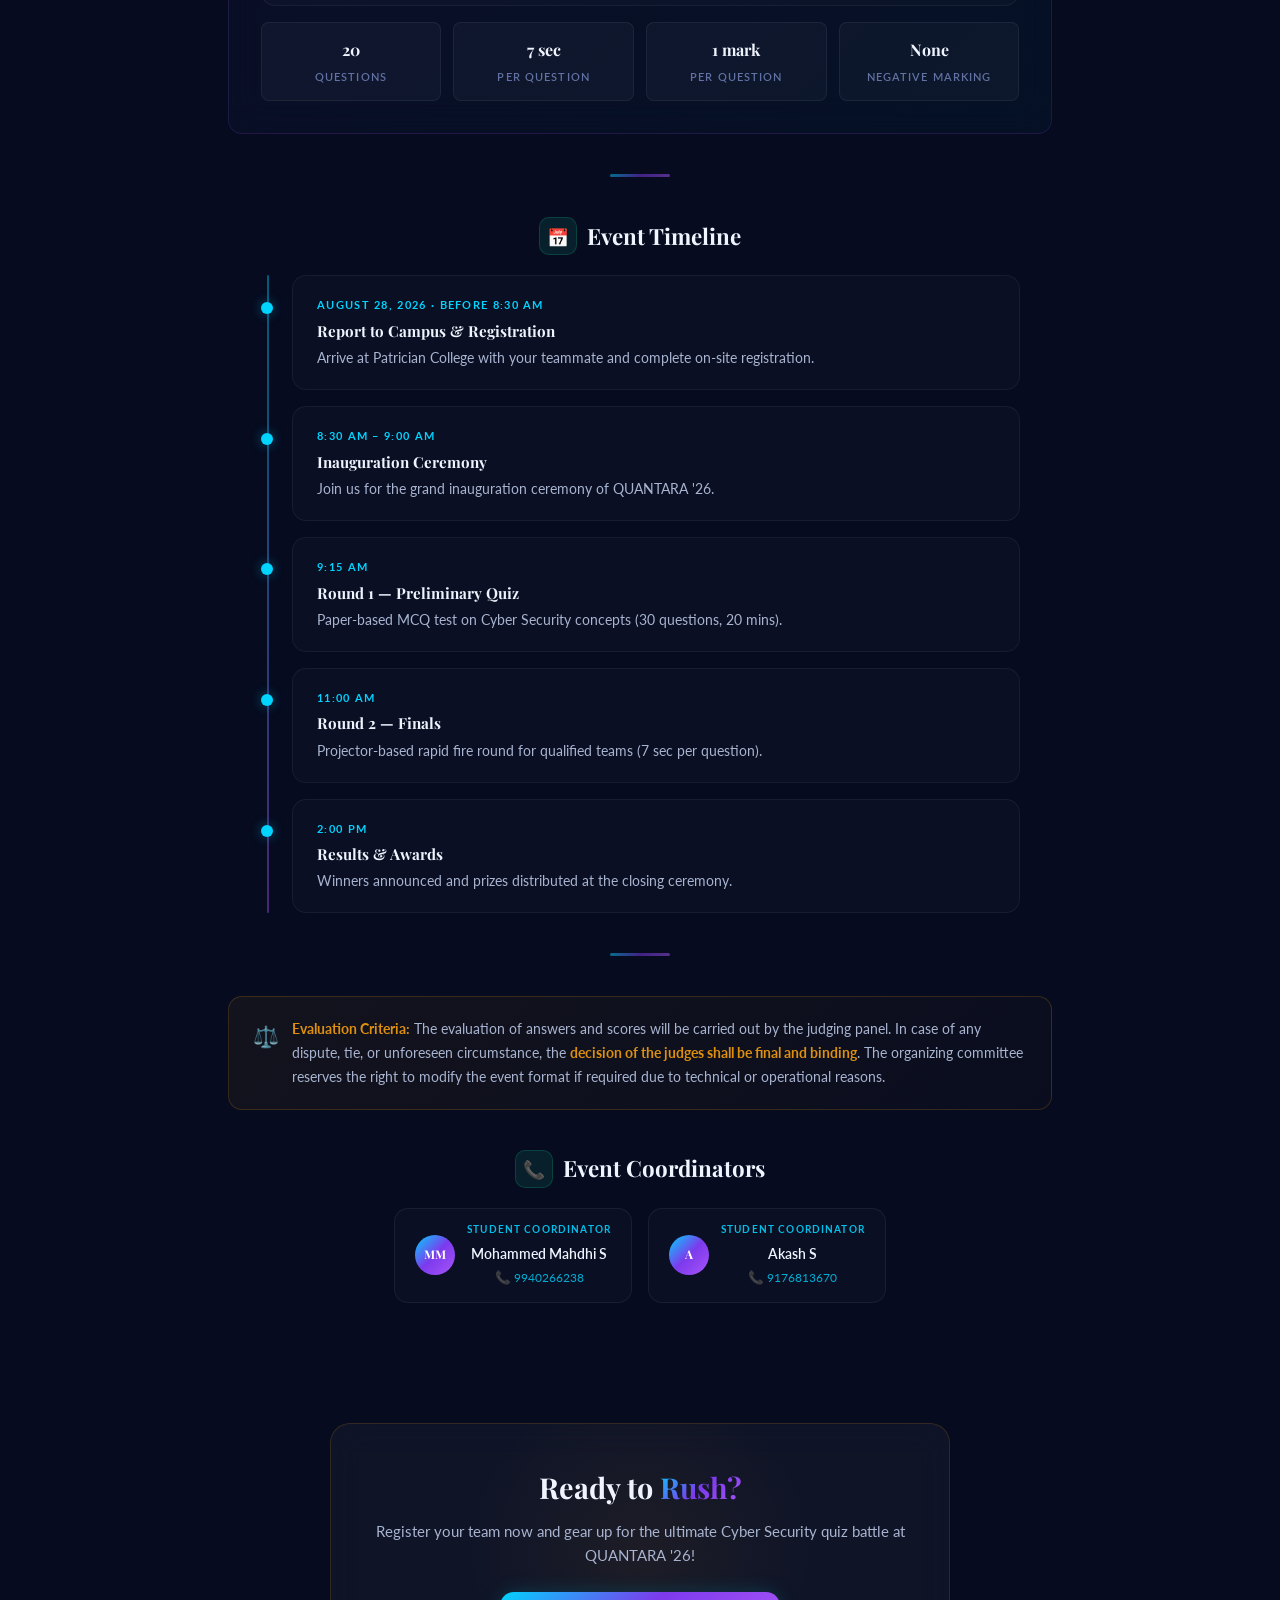
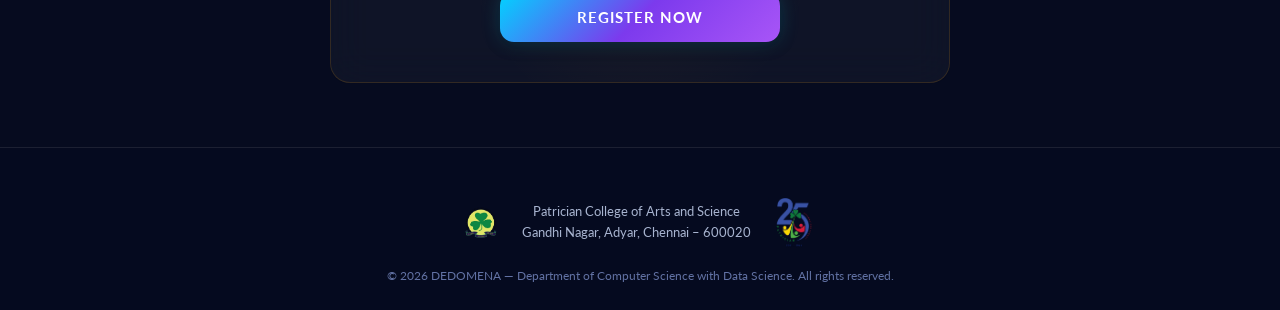
<file: Events/quiz.html>
<!DOCTYPE html>
<html lang="en">
<head>
  <meta charset="UTF-8" />
  <meta name="viewport" content="width=device-width, initial-scale=1.0" />
  <meta name="google-site-verification" content="fx8BMz5oez5cr_twXdx6aqCPkj9SNU-4wcla9HkwSNA" />
  <!-- Google tag (gtag.js) -->
  <script async src="https://www.googletagmanager.com/gtag/js?id=G-M27L7E10VC"></script>
  <script>
    window.dataLayer = window.dataLayer || [];
    function gtag(){dataLayer.push(arguments);}
    gtag('js', new Date());
    gtag('config', 'G-M27L7E10VC');
  </script>
  <title>Code Rush — Technical Quiz | Rounds, Domains & Marking Scheme | QUANTARA '26</title>
  <meta name="description" content="Compete in Code Rush Technical Quiz at QUANTARA '26. Test your knowledge in CS, AI, and Cybersecurity at the ultimate tech symposium in Patrician College." />
  <link rel="preconnect" href="https://fonts.googleapis.com" />
  <link rel="preconnect" href="https://fonts.gstatic.com" crossorigin />
  <link href="https://fonts.googleapis.com/css2?family=Lato:wght@300;400;700&family=Playfair+Display:wght@400;500;600;700&display=swap" rel="stylesheet" />
  <link rel="icon" type="image/png" href="../logos/quantara-logo.png" />
  <link rel="stylesheet" href="../style.css" />
  <style>
    /* ── Hero ── */
    .event-page-hero {
      min-height: 60vh;
      display: flex;
      align-items: center;
      justify-content: center;
      text-align: center;
      padding: calc(var(--nav-h) + 3rem) var(--side-pad) 3rem;
      position: relative;
      overflow: hidden;
    }
    .event-page-hero::before {
      content: '';
      position: absolute;
      inset: 0;
      background:
        radial-gradient(ellipse at 50% 20%, rgba(245,158,11,0.1), transparent 65%),
        radial-gradient(ellipse at 80% 80%, rgba(0,212,255,0.07), transparent 55%);
      pointer-events: none;
    }
    .event-hero-content {
      position: relative;
      z-index: 1;
      max-width: 720px;
    }
    .event-hero-icon-img { width: 56px; height: 56px; object-fit: contain; }
    .event-hero-icon {
      width: 90px; height: 90px;
      border-radius: 22px;
      display: inline-flex; align-items: center; justify-content: center;
      font-size: 2.5rem;
      margin-bottom: 1.5rem;
      background: rgba(245,158,11,0.13);
      border: 1px solid rgba(245,158,11,0.28);
      box-shadow: 0 0 40px rgba(245,158,11,0.15), inset 0 0 20px rgba(245,158,11,0.05);
    }
    .event-hero-title {
      font-family: var(--font-heading);
      font-size: clamp(2.2rem, 7vw, 3.6rem);
      font-weight: 800;
      color: var(--text-primary);
      margin-bottom: 0.4rem;
      letter-spacing: 0.02em;
    }
    .event-hero-subtitle {
      font-family: var(--font-sub);
      font-size: 0.85rem;
      font-weight: 700;
      letter-spacing: 0.18em;
      text-transform: uppercase;
      color: var(--cyan);
      margin-bottom: 1rem;
    }
    .event-hero-desc {
      font-size: 1.05rem;
      color: var(--text-secondary);
      line-height: 1.7;
    }
    .mobile-register-btn {
      display: none;
      margin-top: 0.8rem;
      box-shadow: 0 0 25px rgba(0,212,255,0.35), 0 0 60px rgba(0,212,255,0.15), 0 4px 15px rgba(0,0,0,0.3);
    }

    /* ── Quick Info Strip ── */
    .quick-info {
      padding: 0 var(--side-pad);
      margin-top: -2rem;
      position: relative;
      z-index: 2;
    }
    .quick-info-grid {
      display: grid;
      grid-template-columns: repeat(auto-fit, minmax(180px, 1fr));
      gap: 0.85rem;
      max-width: 860px;
      margin: 0 auto;
    }
    .qi-card {
      display: flex;
      flex-direction: column;
      align-items: center;
      text-align: center;
      gap: 0.4rem;
      padding: 1.25rem 1rem;
      border-color: rgba(245,158,11,0.12);
      background: linear-gradient(135deg, rgba(245,158,11,0.05), rgba(124,58,237,0.04));
    }
    .qi-icon {
      font-size: 1.6rem;
      margin-bottom: 0.15rem;
    }
    .qi-label {
      font-family: var(--font-sub);
      font-size: 0.62rem;
      font-weight: 700;
      letter-spacing: 0.16em;
      text-transform: uppercase;
      color: var(--text-muted);
    }
    .qi-value {
      font-family: var(--font-heading);
      font-size: 0.95rem;
      font-weight: 700;
      color: var(--text-primary);
    }

    /* ── Content Sections ── */
    .rules-content {
      max-width: 860px;
      margin: 0 auto;
      padding: 3.5rem var(--side-pad) 2rem;
    }

    .rules-block {
      margin-bottom: 2.5rem;
    }
    .rules-block-title {
      font-family: var(--font-heading);
      font-size: clamp(1.15rem, 3vw, 1.4rem);
      font-weight: 700;
      color: var(--text-primary);
      margin-bottom: 1.25rem;
      display: flex;
      align-items: center;
      justify-content: center;
      gap: 0.65rem;
    }
    .rules-block-title .rb-icon {
      width: 38px; height: 38px;
      border-radius: 10px;
      display: inline-flex;
      align-items: center;
      justify-content: center;
      font-size: 1.1rem;
      background: rgba(245,158,11,0.1);
      border: 1px solid rgba(245,158,11,0.2);
      flex-shrink: 0;
    }

    .rules-list {
      display: flex;
      flex-direction: column;
      gap: 0.65rem;
      list-style: none;
      counter-reset: rule-counter;
    }
    .rules-list li {
      counter-increment: rule-counter;
      display: flex;
      align-items: flex-start;
      gap: 0.85rem;
      padding: 1rem 1.25rem;
      border-radius: var(--radius-md);
      background: rgba(255,255,255,0.02);
      border: 1px solid rgba(255,255,255,0.05);
      transition: border-color 0.3s ease, background 0.3s ease;
    }
    .rules-list li:hover {
      border-color: rgba(245,158,11,0.15);
      background: rgba(245,158,11,0.03);
    }
    .rules-list li::before {
      content: counter(rule-counter, decimal-leading-zero);
      font-family: var(--font-heading);
      font-size: 0.75rem;
      font-weight: 700;
      color: rgba(245,158,11,0.85);
      opacity: 0.6;
      flex-shrink: 0;
      width: 24px;
      padding-top: 2px;
    }
    .rule-text {
      font-size: 0.92rem;
      color: var(--text-secondary);
      line-height: 1.65;
    }

    /* ── Round Detail Cards ── */
    .round-card {
      padding: 2rem;
      border-radius: var(--radius-md);
      background: linear-gradient(135deg, rgba(245,158,11,0.04), rgba(124,58,237,0.03));
      border: 1px solid rgba(245,158,11,0.12);
      margin-bottom: 1.5rem;
    }
    .round-card-title {
      font-family: var(--font-heading);
      font-size: 1.1rem;
      font-weight: 700;
      color: var(--text-primary);
      margin-bottom: 1rem;
      display: flex;
      align-items: center;
      gap: 0.5rem;
    }
    .round-card-title .round-badge {
      display: inline-flex;
      align-items: center;
      justify-content: center;
      padding: 0.25rem 0.65rem;
      border-radius: 6px;
      font-size: 0.65rem;
      font-weight: 700;
      letter-spacing: 0.1em;
      text-transform: uppercase;
      background: rgba(245,158,11,0.15);
      color: rgba(245,158,11,0.95);
      border: 1px solid rgba(245,158,11,0.25);
    }
    .round-stats {
      display: grid;
      grid-template-columns: repeat(auto-fit, minmax(140px, 1fr));
      gap: 0.75rem;
      margin-top: 1rem;
    }
    .round-stat {
      display: flex;
      flex-direction: column;
      align-items: center;
      text-align: center;
      gap: 0.3rem;
      padding: 0.85rem 0.5rem;
      border-radius: var(--radius-sm);
      background: rgba(255,255,255,0.03);
      border: 1px solid rgba(255,255,255,0.06);
    }
    .round-stat-value {
      font-family: var(--font-heading);
      font-size: 1rem;
      font-weight: 700;
      color: var(--text-primary);
    }
    .round-stat-label {
      font-size: 0.7rem;
      font-weight: 600;
      letter-spacing: 0.1em;
      text-transform: uppercase;
      color: var(--text-muted);
    }

    /* ── Domain Card ── */
    .domain-card {
      padding: 1.75rem 2rem;
      border-radius: var(--radius-md);
      background: linear-gradient(135deg, rgba(0,212,255,0.05), rgba(124,58,237,0.04));
      border: 1px solid rgba(0,212,255,0.15);
      margin-bottom: 1.5rem;
      text-align: center;
    }
    .domain-title {
      font-family: var(--font-heading);
      font-size: 1.05rem;
      font-weight: 700;
      color: var(--text-primary);
      margin-bottom: 0.75rem;
    }
    .domain-desc {
      font-size: 0.9rem;
      color: var(--text-secondary);
      line-height: 1.65;
    }
    .domain-tags {
      display: flex;
      flex-wrap: wrap;
      gap: 0.5rem;
      justify-content: center;
      margin-top: 1rem;
    }
    .domain-tag {
      padding: 0.35rem 0.75rem;
      border-radius: 20px;
      font-size: 0.72rem;
      font-weight: 600;
      letter-spacing: 0.05em;
      color: var(--cyan);
      background: rgba(0,212,255,0.08);
      border: 1px solid rgba(0,212,255,0.18);
    }

    /* ── Notice Card ── */
    .notice-card {
      display: flex;
      align-items: flex-start;
      gap: 0.85rem;
      padding: 1.25rem 1.5rem;
      border-radius: var(--radius-md);
      background: linear-gradient(135deg, rgba(245,158,11,0.06), rgba(245,158,11,0.02));
      border: 1px solid rgba(245,158,11,0.18);
      margin-bottom: 2.5rem;
    }
    .notice-icon {
      font-size: 1.3rem;
      flex-shrink: 0;
      padding-top: 2px;
    }
    .notice-text {
      font-size: 0.9rem;
      color: var(--text-secondary);
      line-height: 1.65;
    }
    .notice-text strong {
      color: rgba(245,158,11,0.9);
    }

    /* ── CTA ── */
    .event-cta {
      text-align: center;
      padding: 3rem var(--side-pad) 4rem;
    }
    .cta-card {
      max-width: 620px;
      margin: 0 auto;
      padding: 2.5rem 2rem;
      border-color: rgba(245,158,11,0.15);
      position: relative;
      overflow: hidden;
    }
    .cta-card::before {
      content: '';
      position: absolute;
      width: 350px; height: 350px;
      border-radius: 50%;
      background: radial-gradient(circle, rgba(245,158,11,0.06), transparent 70%);
      top: 50%; left: 50%;
      transform: translate(-50%, -50%);
      pointer-events: none;
    }
    .cta-title {
      font-family: var(--font-heading);
      font-size: clamp(1.3rem, 4vw, 1.8rem);
      font-weight: 700;
      color: var(--text-primary);
      margin-bottom: 0.5rem;
      position: relative;
    }
    .cta-desc {
      font-size: 0.92rem;
      color: var(--text-secondary);
      margin-bottom: 1.5rem;
      position: relative;
    }
    .cta-actions {
      display: flex;
      gap: 0.85rem;
      justify-content: center;
      flex-wrap: wrap;
      position: relative;
    }
    .event-back-link {
      display: inline-flex;
      align-items: center;
      gap: 0.4rem;
      font-family: var(--font-sub);
      font-size: 0.82rem;
      font-weight: 700;
      letter-spacing: 0.08em;
      text-transform: uppercase;
      color: var(--text-muted);
      padding: 0.6rem 1.1rem;
      border-radius: var(--radius-sm);
      border: 1px solid var(--glass-border);
      transition: all 0.3s ease;
      min-height: 44px;
    }
    .event-back-link:hover {
      color: var(--text-primary);
      border-color: rgba(245,158,11,0.3);
      background: rgba(245,158,11,0.06);
    }

    /* ── Divider ── */
    .section-divider {
      width: 60px;
      height: 3px;
      border-radius: 3px;
      background: var(--gradient-brand);
      margin: 0 auto 2.5rem;
      opacity: 0.5;
    }

    /* ── Tablet/Mobile adjustments ── */
    @media (max-width: 1024px) {
      .quick-info-grid {
        grid-template-columns: repeat(2, 1fr);
      }
    }
    @media (max-width: 600px) {
      .coord-strip {
        flex-direction: column;
        align-items: center;
      }
      .rules-list li {
        padding: 0.85rem 1rem;
      }
      .cta-actions {
        flex-direction: column-reverse;
        align-items: center;
      }
      .hide-on-mobile {
        display: none !important;
      }
      .round-stats {
        grid-template-columns: repeat(2, 1fr);
      }
      .mobile-register-btn {
        display: inline-flex;
      }
    }
  </style>
</head>
<body>

  <canvas id="particleCanvas"></canvas>

  <!-- Navigation -->
  <nav class="navbar" id="navbar">
    <div class="nav-container">
      <div class="nav-brand">
        <a href="../index.html#events" class="event-back-link hide-on-mobile" style="margin-right: 0.75rem; padding: 0.4rem 0.8rem; min-height: 36px; font-size: 0.75rem;">← Back</a>
        <img src="../logos/quantara-logo.webp" alt="QUANTARA '26 Logo" class="nav-logo" />
        <span class="nav-title">QUANTARA <span class="accent">'26</span></span>
      </div>
      <ul class="nav-links" id="navLinks">
        <li><a href="../index.html" class="nav-link" id="nav-home">Home</a></li>
        <li><a href="#about" class="nav-link" id="nav-about">About</a></li>
        <li><a href="#rules" class="nav-link" id="nav-rules">Rules</a></li>
        <li><a href="#coordinators" class="nav-link" id="nav-coordinators">Team</a></li>
        <li><a href="https://forms.gle/dkk6o7jm5HYv6HCq9" target="_blank" rel="noopener noreferrer" class="nav-link register-btn" id="nav-register">Register Now</a></li>
      </ul>
      <button class="hamburger" id="hamburger" aria-label="Toggle menu">
        <span></span><span></span><span></span>
      </button>
    </div>
  </nav>

  <!-- ========== HERO ========== -->
  <section class="event-page-hero">
    <div class="event-hero-content">
      <div class="event-hero-icon"><img src="../logos/quiz.png" alt="Code Rush" class="event-hero-icon-img" /></div>
      <h1 class="event-hero-title">Code Rush</h1>
      <p class="event-hero-subtitle">Technical Quiz</p>
      <p class="event-hero-desc">A fast-paced, two-round quiz competition exclusively on the Cyber Security domain. Test your knowledge, speed, and precision!</p>
      <p class="event-hero-subtitle" style="margin-top:0.75rem">🧠 Think Fast. Answer Faster.</p>
      <a href="https://forms.gle/dkk6o7jm5HYv6HCq9" target="_blank" rel="noopener noreferrer" class="btn btn-primary mobile-register-btn" id="hero-mobile-register">Register Now</a>
    </div>
  </section>

  <!-- ========== QUICK INFO ========== -->
  <section class="quick-info" id="about">
    <div class="quick-info-grid">
      <div class="qi-card glass-card">
        <span class="qi-icon">📅</span>
        <span class="qi-label">Date</span>
        <span class="qi-value">28 August 2026</span>
      </div>
      <div class="qi-card glass-card">
        <span class="qi-icon">⏰</span>
        <span class="qi-label">Time</span>
        <span class="qi-value">8:30 AM onwards</span>
      </div>
      <div class="qi-card glass-card">
        <span class="qi-icon">👥</span>
        <span class="qi-label">Team Size</span>
        <span class="qi-value">2 Members</span>
      </div>
      <div class="qi-card glass-card">
        <span class="qi-icon">💰</span>
        <span class="qi-label">Registration Fee</span>
        <span class="qi-value">₹150 per team</span>
      </div>
    </div>
  </section>

  <!-- ========== RULES CONTENT ========== -->
  <div class="rules-content" id="rules">

    <!-- Domain Notice -->
    <div class="domain-card glass-card">
      <h3 class="domain-title">🛡️ Quiz Domain: Cyber Security</h3>
      <p class="domain-desc">All questions in both rounds will be related to Cyber Security, including fundamental concepts, current trends, and practical applications.</p>
      <div class="domain-tags">
        <span class="domain-tag">Cyber Threats</span>
        <span class="domain-tag">Digital Safety</span>
        <span class="domain-tag">Ethical Hacking</span>
        <span class="domain-tag">Network Security</span>
        <span class="domain-tag">Cryptography</span>
        <span class="domain-tag">Malware</span>
        <span class="domain-tag">Cybersecurity Awareness</span>
      </div>
    </div>

    <!-- General Rules -->
    <div class="rules-block">
      <h2 class="rules-block-title">
        <span class="rb-icon">📋</span>
        Rules &amp; Regulations
      </h2>
      <ol class="rules-list">
        <li><span class="rule-text">The event is open to <strong>all eligible students</strong>.</span></li>
        <li><span class="rule-text">Each team shall consist of <strong>2 members</strong>.</span></li>
        <li><span class="rule-text">All participating teams must complete their <strong>registration before the commencement</strong> of the event.</span></li>
        <li><span class="rule-text">Participants must arrive <strong>before 8:30 AM</strong> for registration and verification.</span></li>
        <li><span class="rule-text"><strong>Student ID card</strong> is mandatory.</span></li>
        <li><span class="rule-text">Mobile phones, smart watches, and <strong>electronic gadgets are prohibited</strong>.</span></li>
        <li><span class="rule-text">Any <strong>malpractice</strong> leads to immediate disqualification.</span></li>
        <li><span class="rule-text">All teams should bring their <strong>own stationery</strong>.</span></li>
        <li><span class="rule-text">All participants are expected to <strong>maintain discipline</strong> and <strong>display respectful behavior</strong> throughout the event.</span></li>
        <li><span class="rule-text">Judge's decision will be <strong>final</strong>.</span></li>
      </ol>
    </div>

    <div class="section-divider"></div>

    <!-- Round 1 -->
    <div class="rules-block">
      <h2 class="rules-block-title">
        <span class="rb-icon" style="background:rgba(0,212,255,0.1);border-color:rgba(0,212,255,0.2)">📝</span>
        Round 1 — Preliminary Quiz
      </h2>
      <div class="round-card glass-card">
        <ol class="rules-list">
          <li><span class="rule-text">Each team will receive a <strong>printed question paper</strong> containing multiple-choice questions (MCQs).</span></li>
          <li><span class="rule-text">Each question will have <strong>four answer options</strong> (A, B, C, D).</span></li>
          <li><span class="rule-text">Teams must complete the paper within the <strong>allotted time</strong>.</span></li>
          <li><span class="rule-text"><strong>Discussion between team members</strong> is allowed.</span></li>
          <li><span class="rule-text">The use of electronic devices, books, and <strong>internet access</strong> is strictly prohibited.</span></li>
          <li><span class="rule-text">The <strong>top-scoring teams</strong> will qualify for Round 2.</span></li>
          <li><span class="rule-text">In the event of a tie, additional <strong>tie-breaker questions</strong> or the fastest submission may be considered at the discretion of the judges.</span></li>
        </ol>
        <div class="round-stats">
          <div class="round-stat">
            <span class="round-stat-value">30</span>
            <span class="round-stat-label">Questions</span>
          </div>
          <div class="round-stat">
            <span class="round-stat-value">20 min</span>
            <span class="round-stat-label">Duration</span>
          </div>
          <div class="round-stat">
            <span class="round-stat-value">1 mark</span>
            <span class="round-stat-label">Per Question</span>
          </div>
          <div class="round-stat">
            <span class="round-stat-value">None</span>
            <span class="round-stat-label">Negative Marking</span>
          </div>
        </div>
      </div>
    </div>

    <div class="section-divider"></div>

    <!-- Round 2 -->
    <div class="rules-block">
      <h2 class="rules-block-title">
        <span class="rb-icon" style="background:rgba(168,85,247,0.12);border-color:rgba(168,85,247,0.22)">🏆</span>
        Round 2 — Finals
      </h2>
      <div class="round-card glass-card" style="border-color: rgba(168,85,247,0.15); background: linear-gradient(135deg, rgba(168,85,247,0.04), rgba(0,212,255,0.03));">
        <ol class="rules-list">
          <li><span class="rule-text">Questions will be displayed <strong>one by one on the projector screen</strong>.</span></li>
          <li><span class="rule-text">Each question will remain visible for <strong>7 seconds only</strong>.</span></li>
          <li><span class="rule-text">After 7 seconds, the presentation will <strong>automatically move to the next question</strong>.</span></li>
          <li><span class="rule-text"><strong>No question will be repeated</strong>.</span></li>
          <li><span class="rule-text">Each team will be provided with an <strong>answer sheet</strong>.</span></li>
          <li><span class="rule-text">Teams must write only the corresponding option <strong>(A, B, C, or D)</strong> for each question.</span></li>
          <li><span class="rule-text">Answers must be written <strong>before the next question appears</strong>.</span></li>
          <li><span class="rule-text">Altering answers after the completion of the round is <strong>strictly prohibited</strong>.</span></li>
        </ol>
        <div class="round-stats">
          <div class="round-stat">
            <span class="round-stat-value">20</span>
            <span class="round-stat-label">Questions</span>
          </div>
          <div class="round-stat">
            <span class="round-stat-value">7 sec</span>
            <span class="round-stat-label">Per Question</span>
          </div>
          <div class="round-stat">
            <span class="round-stat-value">1 mark</span>
            <span class="round-stat-label">Per Question</span>
          </div>
          <div class="round-stat">
            <span class="round-stat-value">None</span>
            <span class="round-stat-label">Negative Marking</span>
          </div>
        </div>
      </div>
    </div>

    <div class="section-divider"></div>

    <!-- Event Timeline -->
    <div class="rules-block">
      <h2 class="rules-block-title">
        <span class="rb-icon" style="background:rgba(16,185,129,0.12);border-color:rgba(16,185,129,0.22)">📅</span>
        Event Timeline
      </h2>
      <div class="timeline-wrap">
        <div class="timeline-item">
          <span class="tl-time">August 28, 2026 · Before 8:30 AM</span>
          <div class="tl-title">Report to Campus &amp; Registration</div>
          <div class="tl-desc">Arrive at Patrician College with your teammate and complete on-site registration.</div>
        </div>
        <div class="timeline-item">
          <span class="tl-time">8:30 AM – 9:00 AM</span>
          <div class="tl-title">Inauguration Ceremony</div>
          <div class="tl-desc">Join us for the grand inauguration ceremony of QUANTARA '26.</div>
        </div>
        <div class="timeline-item">
          <span class="tl-time">9:15 AM</span>
          <div class="tl-title">Round 1 — Preliminary Quiz</div>
          <div class="tl-desc">Paper-based MCQ test on Cyber Security concepts (30 questions, 20 mins).</div>
        </div>
        <div class="timeline-item">
          <span class="tl-time">11:00 AM</span>
          <div class="tl-title">Round 2 — Finals</div>
          <div class="tl-desc">Projector-based rapid fire round for qualified teams (7 sec per question).</div>
        </div>
        <div class="timeline-item">
          <span class="tl-time">2:00 PM</span>
          <div class="tl-title">Results &amp; Awards</div>
          <div class="tl-desc">Winners announced and prizes distributed at the closing ceremony.</div>
        </div>
      </div>
    </div>

    <div class="section-divider"></div>

    <!-- Judge's Decision -->
    <div class="notice-card" style="display: flex; flex-direction: column; gap: 1rem; align-items: flex-start;">
      <div style="display: flex; gap: 0.85rem; align-items: flex-start;">
        <span class="notice-icon">⚖️</span>
        <p class="notice-text">
          <strong>Evaluation Criteria:</strong> The evaluation of answers and scores will be carried out by the judging panel. In case of any dispute, tie, or unforeseen circumstance, the <strong>decision of the judges shall be final and binding</strong>. The organizing committee reserves the right to modify the event format if required due to technical or operational reasons.
        </p>
      </div>
    </div>

    <!-- Coordinators -->
    <div class="rules-block" style="text-align:center" id="coordinators">
      <h2 class="rules-block-title" style="justify-content:center">
        <span class="rb-icon" style="background:rgba(16,185,129,0.12);border-color:rgba(16,185,129,0.22)">📞</span>
        Event Coordinators
      </h2>
      <div class="coord-strip">
        <div class="coord-chip">
          <div class="cc-avatar">MM</div>
          <div class="cc-info">
            <span class="cc-role">Student Coordinator</span>
            <span class="cc-name">Mohammed Mahdhi S</span>
            <a href="tel:9940266238" class="cc-phone">📞 9940266238</a>
          </div>
        </div>
        <div class="coord-chip">
          <div class="cc-avatar">A</div>
          <div class="cc-info">
            <span class="cc-role">Student Coordinator</span>
            <span class="cc-name">Akash S</span>
            <a href="tel:9176813670" class="cc-phone">📞 9176813670</a>
          </div>
        </div>
      </div>
    </div>

  </div>

  <!-- ========== CTA ========== -->
  <section class="event-cta">
    <div class="cta-card glass-card">
      <h2 class="cta-title">Ready to <span class="gradient-text">Rush?</span></h2>
      <p class="cta-desc">Register your team now and gear up for the ultimate Cyber Security quiz battle at QUANTARA '26!</p>
      <div class="cta-actions">
        <a href="https://forms.gle/dkk6o7jm5HYv6HCq9" target="_blank" rel="noopener noreferrer" class="btn btn-primary" style="flex: 1; min-width: 220px; max-width: 280px; justify-content: center;">Register Now</a>
      </div>
    </div>
  </section>

  <!-- Footer -->
  <footer class="footer">
    <div class="container">
      <div class="footer-bottom">
        <div class="footer-college">
          <img src="../logos/patrician-logo.webp" alt="Patrician College" class="footer-college-logo" />
          <div>
            <p>Patrician College of Arts and Science</p>
            <p>Gandhi Nagar, Adyar, Chennai – 600020</p>
          </div>
          <img src="../logos/25-years.webp" alt="25 Years Celebrating Legacy" class="footer-anni-logo" />
        </div>
        <p class="footer-copy">© 2026 DEDOMENA — Department of Computer Science with Data Science. All rights reserved.</p>
      </div>
    </div>
  </footer>

  <script src="../script.js"></script>
</body>
</html>
</file>
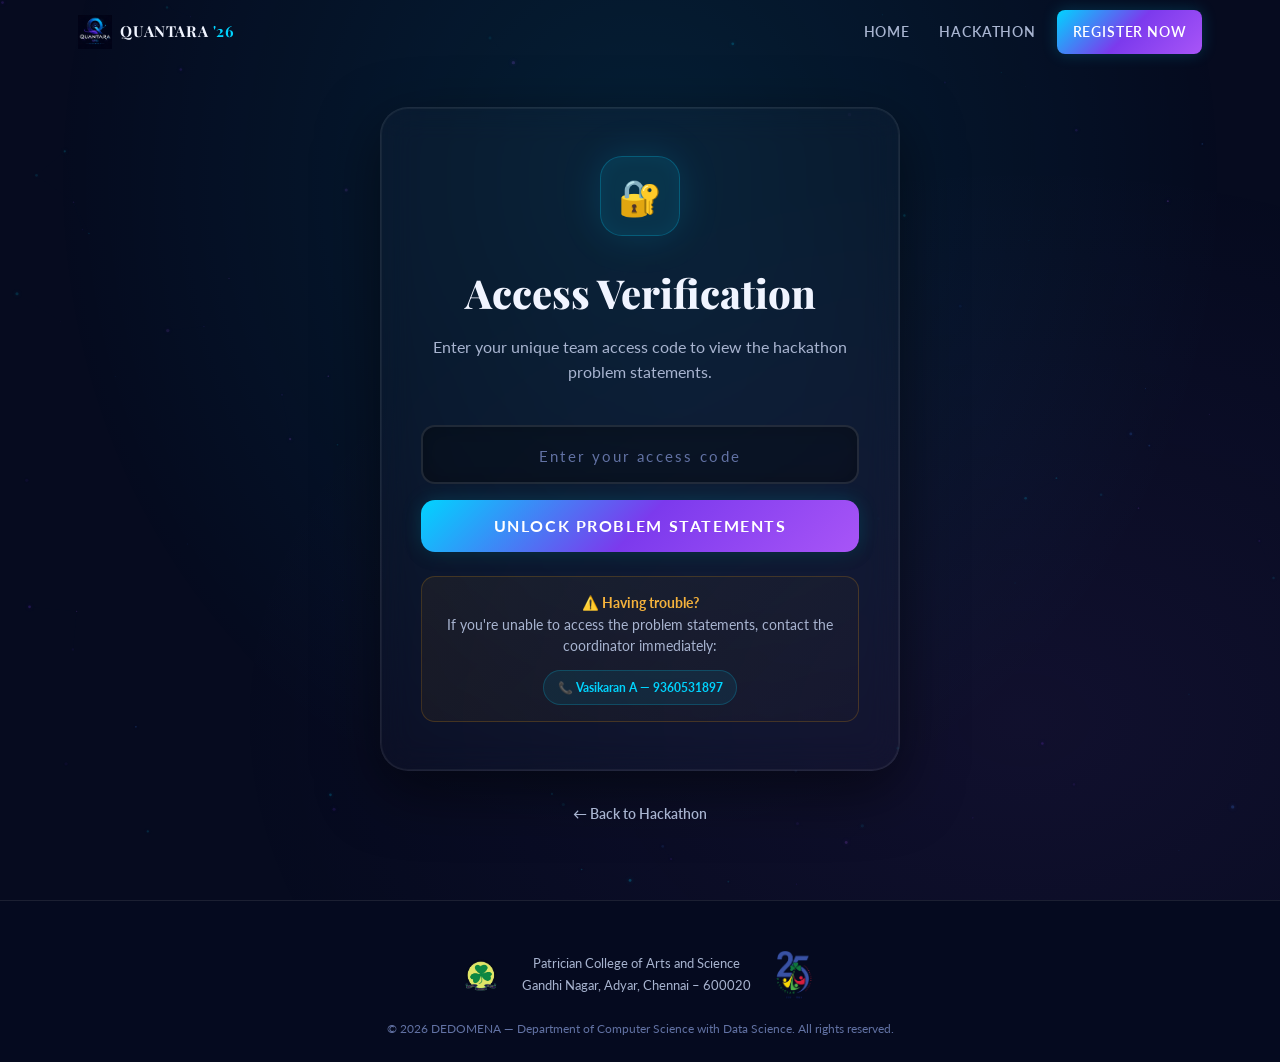
<file: Events/verify-access.html>
<!DOCTYPE html>
<html lang="en">
<head>
  <meta charset="UTF-8" />
  <meta name="viewport" content="width=device-width, initial-scale=1.0" />
  <meta name="google-site-verification" content="fx8BMz5oez5cr_twXdx6aqCPkj9SNU-4wcla9HkwSNA" />
  <!-- Google tag (gtag.js) -->
  <script async src="https://www.googletagmanager.com/gtag/js?id=G-M27L7E10VC"></script>
  <script>
    window.dataLayer = window.dataLayer || [];
    function gtag(){dataLayer.push(arguments);}
    gtag('js', new Date());
    gtag('config', 'G-M27L7E10VC');
  </script>
  <title>Access Verification — Hackathon Problem Statements | QUANTARA '26</title>
  <meta name="description" content="Enter your unique team access code to view the Cook the Code Hackathon problem statements at QUANTARA '26." />
  <link rel="preconnect" href="https://fonts.googleapis.com" />
  <link rel="preconnect" href="https://fonts.gstatic.com" crossorigin />
  <link href="https://fonts.googleapis.com/css2?family=Lato:wght@300;400;700&family=Playfair+Display:wght@400;500;600;700&display=swap" rel="stylesheet" />
  <link rel="icon" type="image/png" href="../logos/quantara-logo.png" />
  <link rel="stylesheet" href="../style.css" />
  <style>
    .verify-hero {
      min-height: 100vh;
      display: flex;
      flex-direction: column;
      align-items: center;
      justify-content: center;
      text-align: center;
      padding: calc(var(--nav-h) + 2rem) var(--side-pad) 4rem;
      position: relative;
      overflow: hidden;
    }
    .verify-hero::before {
      content: '';
      position: absolute;
      inset: 0;
      background:
        radial-gradient(ellipse at 50% 20%, rgba(0,212,255,0.1), transparent 65%),
        radial-gradient(ellipse at 80% 80%, rgba(168,85,247,0.07), transparent 55%);
      pointer-events: none;
    }

    .verify-card {
      position: relative;
      z-index: 1;
      max-width: 520px;
      width: 100%;
      padding: 3rem 2.5rem;
      background: rgba(255,255,255,0.02);
      border: 1px solid rgba(255,255,255,0.08);
      border-radius: var(--radius-xl);
      backdrop-filter: blur(16px);
      box-shadow: 0 20px 60px rgba(0,0,0,0.5), inset 0 0 0 1px rgba(255,255,255,0.05);
    }

    .verify-icon {
      width: 80px;
      height: 80px;
      border-radius: 22px;
      display: flex;
      align-items: center;
      justify-content: center;
      font-size: 2.2rem;
      margin: 0 auto 1.5rem;
      background: rgba(0,212,255,0.1);
      border: 1px solid rgba(0,212,255,0.25);
      box-shadow: 0 0 40px rgba(0,212,255,0.15), inset 0 0 20px rgba(0,212,255,0.05);
      animation: icon-pulse 3s ease-in-out infinite;
    }
    @keyframes icon-pulse {
      0%, 100% { box-shadow: 0 0 40px rgba(0,212,255,0.15), inset 0 0 20px rgba(0,212,255,0.05); }
      50% { box-shadow: 0 0 60px rgba(0,212,255,0.25), inset 0 0 30px rgba(0,212,255,0.08); }
    }

    .verify-title {
      font-family: var(--font-heading);
      font-size: clamp(1.8rem, 5vw, 2.5rem);
      font-weight: 800;
      color: var(--text-primary);
      margin-bottom: 0.5rem;
    }
    .verify-desc {
      font-size: 1rem;
      color: var(--text-secondary);
      margin-bottom: 2.5rem;
      line-height: 1.6;
    }

    .code-input-group {
      position: relative;
      margin-bottom: 1rem;
    }

    .code-input {
      width: 100%;
      padding: 1rem 1.2rem;
      font-family: var(--font-sub);
      font-size: 1.2rem;
      font-weight: 700;
      letter-spacing: 0.2em;
      text-transform: uppercase;
      text-align: center;
      color: var(--text-primary);
      background: rgba(0,0,0,0.3);
      border: 2px solid rgba(255,255,255,0.1);
      border-radius: var(--radius-md);
      outline: none;
      transition: all 0.3s ease;
      box-shadow: inset 0 0 20px rgba(0,0,0,0.2);
    }
    .code-input::placeholder {
      color: var(--text-muted);
      letter-spacing: 0.15em;
      font-weight: 400;
      font-size: 0.95rem;
      text-transform: none;
    }
    .code-input:focus {
      border-color: rgba(0,212,255,0.5);
      box-shadow: inset 0 0 20px rgba(0,0,0,0.2), 0 0 20px rgba(0,212,255,0.1);
    }

    /* Error state */
    .code-input.error {
      border-color: #ff4d6a;
      box-shadow: inset 0 0 20px rgba(0,0,0,0.2), 0 0 20px rgba(255,77,106,0.15);
    }
    .code-input.success {
      border-color: #00e676;
      box-shadow: inset 0 0 20px rgba(0,0,0,0.2), 0 0 20px rgba(0,230,118,0.15);
    }

    .error-message {
      display: none;
      align-items: center;
      justify-content: center;
      gap: 0.4rem;
      font-family: var(--font-sub);
      font-size: 0.85rem;
      font-weight: 600;
      color: #ff4d6a;
      margin-bottom: 1.2rem;
      padding: 0.5rem 0.8rem;
      background: rgba(255,77,106,0.08);
      border: 1px solid rgba(255,77,106,0.2);
      border-radius: var(--radius-sm);
    }
    .error-message.visible {
      display: flex;
    }

    .success-message {
      display: none;
      align-items: center;
      justify-content: center;
      gap: 0.4rem;
      font-family: var(--font-sub);
      font-size: 0.85rem;
      font-weight: 600;
      color: #00e676;
      margin-bottom: 1.2rem;
      padding: 0.5rem 0.8rem;
      background: rgba(0,230,118,0.08);
      border: 1px solid rgba(0,230,118,0.2);
      border-radius: var(--radius-sm);
    }
    .success-message.visible {
      display: flex;
    }

    .unlock-btn {
      width: 100%;
      padding: 1rem;
      font-family: var(--font-sub);
      font-size: 1rem;
      font-weight: 700;
      letter-spacing: 0.1em;
      text-transform: uppercase;
      color: #fff;
      background: var(--gradient-brand);
      border: none;
      border-radius: var(--radius-md);
      cursor: pointer;
      transition: all 0.3s ease;
      box-shadow: 0 0 20px rgba(0,212,255,0.2), 0 4px 15px rgba(0,0,0,0.3);
      min-height: 52px;
      position: relative;
      overflow: hidden;
    }
    .unlock-btn:hover {
      transform: translateY(-2px) scale(1.02);
      box-shadow: 0 0 35px rgba(0,212,255,0.4), 0 6px 20px rgba(0,0,0,0.4);
    }
    .unlock-btn:active {
      transform: scale(0.98);
    }
    .unlock-btn:disabled {
      opacity: 0.6;
      cursor: not-allowed;
      transform: none;
    }

    /* Shimmer effect on button */
    .unlock-btn::after {
      content: '';
      position: absolute;
      top: -50%;
      left: -50%;
      width: 200%;
      height: 200%;
      background: linear-gradient(
        to right,
        transparent 0%,
        rgba(255,255,255,0.1) 50%,
        transparent 100%
      );
      transform: rotate(30deg) translateX(-100%);
      transition: transform 0.6s ease;
    }
    .unlock-btn:hover::after {
      transform: rotate(30deg) translateX(100%);
    }


    .back-link {
      display: inline-flex;
      align-items: center;
      gap: 0.3rem;
      font-family: var(--font-sub);
      font-size: 0.85rem;
      font-weight: 600;
      color: var(--text-secondary);
      margin-top: 2rem;
      transition: color 0.3s ease;
      position: relative;
      z-index: 1;
    }
    .back-link:hover {
      color: var(--cyan);
    }

    /* Shake animation for wrong code */
    @keyframes shake {
      0%, 100% { transform: translateX(0); }
      10%, 30%, 50%, 70%, 90% { transform: translateX(-6px); }
      20%, 40%, 60%, 80% { transform: translateX(6px); }
    }
    .shake {
      animation: shake 0.5s ease-in-out;
    }

    /* Locked overlay decoration */
    .lock-particles {
      position: absolute;
      top: -2px;
      left: -2px;
      right: -2px;
      bottom: -2px;
      border-radius: var(--radius-xl);
      background: linear-gradient(135deg, rgba(0,212,255,0.1), rgba(124,58,237,0.1));
      opacity: 0;
      transition: opacity 0.5s ease;
      z-index: -1;
    }
    .verify-card:hover .lock-particles {
      opacity: 1;
    }

    @media (max-width: 500px) {
      .verify-card {
        padding: 2rem 1.5rem;
      }
      .code-input {
        font-size: 1rem;
        letter-spacing: 0.15em;
      }
    }
  </style>
</head>
<body>

  <canvas id="particleCanvas"></canvas>

  <!-- Navigation -->
  <nav class="navbar" id="navbar">
    <div class="nav-container">
      <div class="nav-brand">
        <img src="../logos/quantara-logo.webp" alt="QUANTARA '26 Logo" class="nav-logo" />
        <span class="nav-title">QUANTARA <span class="accent">'26</span></span>
      </div>
      <ul class="nav-links" id="navLinks">
        <li><a href="../index.html" class="nav-link" id="nav-home">Home</a></li>
        <li><a href="hackathon.html" class="nav-link" id="nav-about">Hackathon</a></li>
        <li><a href="https://forms.gle/F56Jius7Eom4QaZ18" target="_blank" rel="noopener noreferrer" class="nav-link register-btn" id="nav-register">Register Now</a></li>
      </ul>
      <button class="hamburger" id="hamburger" aria-label="Toggle menu">
        <span></span><span></span><span></span>
      </button>
    </div>
  </nav>

  <!-- Verification Section -->
  <section class="verify-hero">
    <div class="verify-card">
      <div class="lock-particles"></div>

      <div class="verify-icon">🔐</div>
      <h1 class="verify-title">Access Verification</h1>
      <p class="verify-desc">Enter your unique team access code to view the hackathon problem statements.</p>

      <div class="code-input-group">
        <input
          type="text"
          id="accessCode"
          class="code-input"
          placeholder="Enter your access code"
          maxlength="20"
          autocomplete="off"
          spellcheck="false"
        />
      </div>

      <div class="error-message" id="errorMsg">
        <span>⚠️</span>
        <span>Invalid access code. Please check your code and try again.</span>
      </div>

      <div class="success-message" id="successMsg">
        <span>✅</span>
        <span>Access granted! Redirecting...</span>
      </div>

      <button class="unlock-btn" id="unlockBtn" type="button">
        Unlock Problem Statements
      </button>

      <div style="margin-top: 1.5rem; padding: 1rem 1.2rem; background: linear-gradient(135deg, rgba(245,158,11,0.06), rgba(245,158,11,0.02)); border: 1px solid rgba(245,158,11,0.2); border-radius: var(--radius-md); text-align: center;">
        <p style="font-size: 0.85rem; color: var(--text-secondary); line-height: 1.6; margin: 0;">
          <span style="font-weight: 700; color: rgba(245,178,60,1);">⚠️ Having trouble?</span><br>
          If you're unable to access the problem statements, contact the coordinator immediately:
        </p>
        <div style="display: flex; flex-wrap: wrap; gap: 0.6rem; margin-top: 0.75rem; justify-content: center;">
          <a href="tel:9360531897" style="display: inline-flex; align-items: center; gap: 0.35rem; padding: 0.4rem 0.85rem; background: rgba(0,212,255,0.08); border: 1px solid rgba(0,212,255,0.2); border-radius: 20px; font-family: var(--font-sub); font-size: 0.75rem; font-weight: 700; color: var(--cyan); text-decoration: none; transition: all 0.3s ease;">📞 Vasikaran A — 9360531897</a>
        </div>
      </div>

    </div>

    <a href="hackathon.html" class="back-link">← Back to Hackathon</a>
  </section>

  <!-- Footer -->
  <footer class="footer">
    <div class="container">
      <div class="footer-bottom">
        <div class="footer-college">
          <img src="../logos/patrician-logo.webp" alt="Patrician College" class="footer-college-logo" />
          <div>
            <p>Patrician College of Arts and Science</p>
            <p>Gandhi Nagar, Adyar, Chennai – 600020</p>
          </div>
          <img src="../logos/25-years.webp" alt="25 Years Celebrating Legacy" class="footer-anni-logo" />
        </div>
        <p class="footer-copy">© 2026 DEDOMENA — Department of Computer Science with Data Science. All rights reserved.</p>
      </div>
    </div>
  </footer>

  <script src="../script.js"></script>
  <script>
    // ══════════════════════════════════════════════════════════════
    //  TEAM ACCESS CODES — SHA-256 HASHED
    //  To update codes:
    //  1. Open browser console on this page
    //  2. Run: generateHash('YOUR_CODE')
    //  3. Copy the hash and replace/add it in the array below
    // ══════════════════════════════════════════════════════════════

    // These are SHA-256 hashes of the placeholder codes.
    // Placeholder codes: TEAM0001 through TEAM0030
    // Replace these hashes with your own using the helper below.
    const VALID_HASHES = [
      '92764d3e2f3e9696056427907d83c3d838c2f8ccd913bd7eedf01c5ad83757b7', // 1
      '3a1d7027b08cef7e92e89f12cba131ab516401e22d853efecc2e74b5d08f939b', // 2
      'c764dab9e8572db23aea69d13839719ad2907b1dfa201699a3cffc6c43e833c6', // 3
      '07274a44cc6f30b279cb6ef84b9921a259db4a192cec183053609735ea996b2e', // 4
      'f4ce153ad714147a6c049fd79bc9f315c588d92d1252010fde5f885a60c202ed', // 5
      '2959bd957c5918be001528d23c4762ba024e9071f0d7a909d8fc86357e76ad80', // 6
      '2e5b3498b84babdf8adf14422c185002ed8cd7dfd6b4f844387639668095dbb6', // 7
      '7be6a4263c028b36ddf88b87649ca51a5c21d52c65a85b3f42f73b9722980b18', // 8
      '939390d7806b4fe869f9ad7005ae74018aa1fdd90d1c4ba08e250e376cf22668', // 9
      'bc0048da7deb18ffd96843f5ec98d7aa0116d51ef16f8fab46fca5503d7ff361', // 10
      '57f30a63904057f575b13002e68df61503466414ffed8887a3bc441f7929e15a', // 11
      '55ba9925b4d22bc82cea49b9089e58a4e8baf5873bd73baedd8eefa1d4884bd6', // 12
      'dc804483ed350ca4ae4af6315144a6348e9facf37b1f752a83bed1ba6e102c13', // 13
      'aec2198d82f6cda659c9864672793626040cc6282c49ef0511aafe1f2995d1ed', // 14
      'c66cfa5bd1d65c1a6a10a29992cbb8210d22f96bf3401463a517f5f5035a0394', // 15
      'd80f3d247a7203e058ef507dd099a71eac11a697c163b6144b1233d998dac381', // 16
      '2611a046b2ca9aec6c84ef6d58d04b64b50239226603c66253c734ed33ad7bed', // 17
      'df93b0ef92352eef43e63e7c3346b15eaa386b8c6309fbbadd4542355cb09886', // 18
      'd38c431499ccec46eb893b646bf26cefbacc2e2500ed98ad64530e3b976cc949', // 19
      'af7474b31d1d90ad9f24cc9d2cc4994b5007e2f201bc2c733a60cb0010b99891', // 20
      '07a3e71c5da59848bdf9744c6e8a0773a40e431ed6d0e2b96208d5bc0d32e4e1', // 21
      'b6b336d7bca47d2c8aff2a5b36fc6111c557f6ba2ff59ad8b99d56002f4d271d', // 22
      'b57b49f40c17650843d2bd6c9fb17e13ab8349ce4fa7d58de975f24c8ef4eb03', // 23
      '5fca5e4ee6bfec929fad489debc920c686868c77fb48b2fe8579e9da25a15688', // 24
      'b54557cc4844e857308699a72b991726ddc726af9f19e9a96e2030f4ccbd9faf', // 25
      'a0ea7d28cb5477c848515fefe7e7a14db47a0846825ef93d6141b8cb9a25d018', // 26
      '1708e858df3890c1821744e5163b230385f1125272f4d225b25fc97906b63976', // 27
      'e48e14317e30ab448e69e3979563a698716157b11a2ba8d59fc2f71447612fd7', // 28
      'a336ec72f3f184617d738d40ba90cea39ae40dd55c341d66955735954c5e9aaa', // 29
      '2ddaf7ef2eec51cf3f4549147858d7f468c2851bbeae53bdf1be9f57ba4c0d95'  // 30
    ];

    // ── SHA-256 helper ──
    async function sha256(message) {
      const msgBuffer = new TextEncoder().encode(message);
      const hashBuffer = await crypto.subtle.digest('SHA-256', msgBuffer);
      const hashArray = Array.from(new Uint8Array(hashBuffer));
      return hashArray.map(b => b.toString(16).padStart(2, '0')).join('');
    }

    // ── Console helper: run generateHash('YOURCODE') to get the hash ──
    window.generateHash = async function(code) {
      const hash = await sha256(code.toUpperCase().trim());
      console.log(`Code: "${code.toUpperCase().trim()}" → Hash: "${hash}"`);
      console.log('Copy the hash above and add it to the VALID_HASHES array.');
      return hash;
    };

    // ── Generate all hashes at once: run generateAllHashes(['CODE1','CODE2',...]) ──
    window.generateAllHashes = async function(codes) {
      console.log('\n══ Generated Hashes ══');
      const hashes = [];
      for (const code of codes) {
        const hash = await sha256(code.toUpperCase().trim());
        console.log(`  '${hash}', // ${code.toUpperCase().trim()}`);
        hashes.push(hash);
      }
      console.log('\nCopy the hashes above into the VALID_HASHES array.');
      return hashes;
    };

    // ── Verification Logic ──
    const codeInput = document.getElementById('accessCode');
    const unlockBtn = document.getElementById('unlockBtn');
    const errorMsg = document.getElementById('errorMsg');
    const successMsg = document.getElementById('successMsg');

    async function verifyCode() {
      const code = codeInput.value.toUpperCase().trim();

      if (!code) {
        codeInput.focus();
        return;
      }

      const hash = await sha256(code);
      const isValid = VALID_HASHES.includes(hash);

      if (isValid) {
        // Success
        codeInput.classList.remove('error');
        codeInput.classList.add('success');
        errorMsg.classList.remove('visible');
        successMsg.classList.add('visible');
        unlockBtn.disabled = true;
        codeInput.disabled = true;

        // Store verification in sessionStorage
        sessionStorage.setItem('q26_verified', 'true');

        // Redirect after brief delay for visual feedback
        setTimeout(() => {
          window.location.href = 'problem-statement.html';
        }, 1200);
      } else {
        // Failed — show error with shake
        codeInput.classList.add('error');
        codeInput.classList.add('shake');
        errorMsg.classList.add('visible');
        successMsg.classList.remove('visible');

        // Remove shake after animation
        setTimeout(() => {
          codeInput.classList.remove('shake');
        }, 500);
      }
    }

    // Button click
    unlockBtn.addEventListener('click', verifyCode);

    // Enter key
    codeInput.addEventListener('keydown', (e) => {
      if (e.key === 'Enter') {
        verifyCode();
      }
    });

    // Clear error on typing
    codeInput.addEventListener('input', () => {
      codeInput.classList.remove('error');
      errorMsg.classList.remove('visible');
    });

    // If already verified, redirect immediately
    if (sessionStorage.getItem('q26_verified') === 'true') {
      window.location.href = 'problem-statement.html';
    }
  </script>
</body>
</html>
</file>
<file: style.css>
/* =============================================
   QUANTARA '26 — Style Sheet (Polished v2)
   Mobile-first, fully responsive
   ============================================= */

/* ---- Custom Properties ---- */
:root {
  --bg-deep:        #060b1f;
  --bg-base:        #0a0f2e;
  --bg-surface:     #0f1640;

  --cyan:           #00d4ff;
  --cyan-dim:       #00a8cc;
  --purple:         #7c3aed;
  --violet:         #a855f7;

  --text-primary:   #f0f4ff;
  --text-secondary: #a8b4d0;
  --text-muted:     #6272a4;

  --glass-bg:       rgba(255,255,255,0.04);
  --glass-border:   rgba(255,255,255,0.09);
  --glass-hover:    rgba(255,255,255,0.08);

  --gradient-brand: linear-gradient(135deg,#00d4ff 0%,#7c3aed 50%,#a855f7 100%);

  --shadow-cyan:    0 0 40px rgba(0,212,255,0.15);
  --shadow-purple:  0 0 40px rgba(124,58,237,0.2);
  --shadow-card:    0 8px 32px rgba(0,0,0,0.45);

  --font-heading: 'Playfair Display', serif;
  --font-sub:     'Lato', sans-serif;
  --font-body:    'Lato', sans-serif;

  --radius-sm:  8px;
  --radius-md:  14px;
  --radius-lg:  20px;
  --radius-xl:  28px;

  --ease:       cubic-bezier(0.4,0,0.2,1);
  --t-fast:     0.2s;
  --t-base:     0.3s;
  --t-slow:     0.45s;

  --nav-h: 64px;
  --side-pad: 1.1rem;
}

/* ============================================
   RESET & BASE
   ============================================ */
*,*::before,*::after{box-sizing:border-box;margin:0;padding:0}
html{scroll-behavior:smooth;-webkit-text-size-adjust:100%;text-size-adjust:100%}
body{
  font-family:var(--font-body);
  background:var(--bg-deep);
  color:var(--text-primary);
  line-height:1.65;
  overflow-x:hidden;
  -webkit-font-smoothing:antialiased;
  -moz-osx-font-smoothing:grayscale;
}
a{color:inherit;text-decoration:none}
img{max-width:100%;display:block;height:auto}
ul{list-style:none}
button{font-family:inherit;cursor:pointer}

/* Scrollbar */
::-webkit-scrollbar{width:5px}
::-webkit-scrollbar-track{background:var(--bg-base)}
::-webkit-scrollbar-thumb{background:var(--purple);border-radius:3px}

/* Particle Canvas */
#particleCanvas{
  position:fixed;inset:0;z-index:0;
  pointer-events:none;opacity:0.45;
}

/* ============================================
   UTILITIES
   ============================================ */
.container{
  width:100%;max-width:1160px;
  margin:0 auto;
  padding:0 var(--side-pad);
}

.section{
  position:relative;z-index:1;
  padding:4.5rem 0;
}

.gradient-text{
  background:var(--gradient-brand);
  -webkit-background-clip:text;
  -webkit-text-fill-color:transparent;
  background-clip:text;
}

.glass-card{
  background:var(--glass-bg);
  border:1px solid var(--glass-border);
  backdrop-filter:blur(18px);
  -webkit-backdrop-filter:blur(18px);
  border-radius:var(--radius-lg);
  transition:transform var(--t-base) var(--ease),
             border-color var(--t-base) var(--ease),
             box-shadow var(--t-base) var(--ease),
             background var(--t-base) var(--ease);
  /* Fallback for browsers without backdrop-filter */
  background:rgba(15,22,64,0.65);
}

@supports(backdrop-filter:blur(1px)){
  .glass-card{background:var(--glass-bg)}
}

.glass-card:hover{
  background:var(--glass-hover);
  border-color:rgba(0,212,255,0.22);
  transform:translateY(-4px);
  box-shadow:var(--shadow-cyan),var(--shadow-card);
}

/* Section header */
.section-header{text-align:center;margin-bottom:3rem}

.section-tag{
  display:inline-flex;align-items:center;
  font-family:var(--font-sub);
  font-size:0.72rem;font-weight:700;
  letter-spacing:0.2em;text-transform:uppercase;
  color:var(--cyan);
  border:1px solid rgba(0,212,255,0.3);
  padding:0.3rem 1rem;border-radius:100px;
  margin-bottom:0.85rem;
  background:rgba(0,212,255,0.06);
}

.section-title{
  font-family:var(--font-heading);
  font-size:clamp(1.6rem,5vw,2.6rem);
  font-weight:700;line-height:1.2;
  margin-bottom:0.65rem;
}

.section-desc{
  font-size:clamp(0.9rem,2.5vw,1.05rem);
  color:var(--text-secondary);
  max-width:580px;margin:0 auto;
}

.sub-section-title{
  font-family:var(--font-sub);
  font-size:1.1rem;font-weight:700;
  letter-spacing:0.06em;color:var(--cyan);
  margin-bottom:0.6rem;
}

/* ============================================
   BUTTONS
   ============================================ */
.btn{
  display:inline-flex;align-items:center;gap:0.5rem;
  font-family:var(--font-sub);font-size:0.95rem;
  font-weight:700;letter-spacing:0.07em;
  padding:0.8rem 1.8rem;
  border-radius:var(--radius-md);
  border:none;cursor:pointer;
  text-transform:uppercase;
  transition:transform var(--t-fast) var(--ease),
             box-shadow var(--t-base) var(--ease);
  /* Ensure min tap target */
  min-height:48px;
  white-space:nowrap;
}
.btn svg{flex-shrink:0}

.btn-primary{
  background:var(--gradient-brand);
  color:#fff;
  box-shadow:0 0 20px rgba(0,212,255,0.2),0 4px 15px rgba(0,0,0,0.3);
}
.btn-primary:hover{
  transform:translateY(-2px) scale(1.02);
  box-shadow:0 0 35px rgba(0,212,255,0.4),0 6px 20px rgba(0,0,0,0.4);
}
.btn-primary:active{transform:scale(0.98)}

.btn-secondary{
  background:transparent;
  color:var(--text-primary);
  border:1px solid var(--glass-border);
  backdrop-filter:blur(8px);
}
.btn-secondary:hover{
  border-color:rgba(0,212,255,0.5);
  background:rgba(0,212,255,0.08);
  transform:translateY(-2px);
}
.btn-secondary:active{transform:scale(0.98)}

/* ============================================
   NAVIGATION
   ============================================ */
.navbar{
  position:fixed;top:0;left:0;right:0;
  z-index:1000;
  height:var(--nav-h);
  transition:background var(--t-slow) var(--ease),
             border-color var(--t-slow) var(--ease),
             box-shadow var(--t-slow) var(--ease);
}
.navbar.scrolled{
  background:rgba(6,11,31,0.94);
  backdrop-filter:blur(22px);
  -webkit-backdrop-filter:blur(22px);
  border-bottom:1px solid var(--glass-border);
  box-shadow:0 4px 30px rgba(0,0,0,0.4);
}

.nav-container{
  max-width:1160px;margin:0 auto;
  padding:0 var(--side-pad);
  height:100%;
  display:flex;align-items:center;justify-content:space-between;
}

.nav-brand{display:flex;align-items:center;gap:0.55rem;flex-shrink:0}
.nav-logo{width:34px;height:34px;object-fit:contain;mix-blend-mode:screen}
.nav-title{
  font-family:var(--font-heading);
  font-size:0.95rem;font-weight:700;
  letter-spacing:0.04em;
  white-space:nowrap;
}
.nav-title .accent{color:var(--cyan)}

/* Desktop nav links */
.nav-links{
  display:flex;align-items:center;gap:0.15rem;
}

.nav-link{
  font-family:var(--font-sub);
  font-size:0.85rem;font-weight:600;
  letter-spacing:0.06em;text-transform:uppercase;
  padding:0.45rem 0.85rem;border-radius:var(--radius-sm);
  color:var(--text-secondary);
  transition:color var(--t-fast) var(--ease),
             background var(--t-fast) var(--ease);
  min-height:44px;display:flex;align-items:center;
}
.nav-link:hover,.nav-link.active{
  color:var(--text-primary);
  background:rgba(255,255,255,0.07);
}

.nav-link.register-btn{
  background:var(--gradient-brand);
  color:#fff;
  padding:0.45rem 1rem;
  border-radius:var(--radius-sm);
  box-shadow:0 0 16px rgba(0,212,255,0.2);
  margin-left:0.3rem;
}
.nav-link.register-btn:hover{
  transform:translateY(-1px);
  box-shadow:0 0 24px rgba(0,212,255,0.35);
  background:var(--gradient-brand);
  color:#fff;
}

/* Hamburger */
.hamburger{
  display:none;
  flex-direction:column;gap:5px;
  background:none;border:none;padding:8px;
  border-radius:var(--radius-sm);
  min-width:44px;min-height:44px;
  align-items:center;justify-content:center;
}
.hamburger span{
  display:block;width:22px;height:2px;
  background:var(--text-primary);
  border-radius:2px;
  transition:transform var(--t-base) var(--ease),opacity var(--t-fast) var(--ease);
}
.hamburger.open span:nth-child(1){transform:translateY(7px) rotate(45deg)}
.hamburger.open span:nth-child(2){opacity:0;transform:scaleX(0)}
.hamburger.open span:nth-child(3){transform:translateY(-7px) rotate(-45deg)}

/* ============================================
   HERO
   ============================================ */
.hero{
  position:relative;z-index:1;
  min-height:100svh;
  display:flex;align-items:center;justify-content:center;
  text-align:center;
  padding:calc(var(--nav-h) + 2rem) var(--side-pad) 4rem;
  overflow:hidden;
}

/* Ambient glow blobs */
.hero-glow{
  position:absolute;border-radius:50%;
  filter:blur(90px);pointer-events:none;
  animation:glowPulse 8s ease-in-out infinite alternate;
}
.hero-glow.g1{width:clamp(280px,50vw,500px);height:clamp(280px,50vw,500px);background:rgba(0,212,255,0.11);top:-80px;left:-60px;animation-delay:0s}
.hero-glow.g2{width:clamp(300px,55vw,600px);height:clamp(300px,55vw,600px);background:rgba(124,58,237,0.13);bottom:-120px;right:-60px;animation-delay:2.5s}
.hero-glow.g3{width:clamp(200px,35vw,380px);height:clamp(200px,35vw,380px);background:rgba(168,85,247,0.08);top:50%;left:50%;transform:translate(-50%,-50%);animation-delay:5s}

@keyframes glowPulse{
  0%{opacity:0.5;transform:scale(1)}
  100%{opacity:1;transform:scale(1.18)}
}
/* Override translate for g3 */
.hero-glow.g3{animation:glowPulse3 8s ease-in-out infinite alternate}
@keyframes glowPulse3{
  0%{opacity:0.5;transform:translate(-50%,-50%) scale(1)}
  100%{opacity:1;transform:translate(-50%,-50%) scale(1.18)}
}

.hero-content{
  position:relative;z-index:2;
  max-width:800px;
  animation:heroFadeIn 0.9s ease-out both;
}
@keyframes heroFadeIn{from{opacity:0;transform:translateY(28px)}to{opacity:1;transform:translateY(0)}}

/* College logos row */
.hero-logos{
  display:flex;align-items:center;justify-content:center;
  gap:1.25rem;margin-bottom:1.4rem;
}
.hero-college-logo{
  width:clamp(52px,8vw,72px);height:clamp(52px,8vw,72px);
  object-fit:contain;
  filter:drop-shadow(0 0 10px rgba(255,255,255,0.12));
}
.hero-anni-logo{
  width:clamp(52px,8vw,72px);height:clamp(52px,8vw,72px);
  object-fit:contain;
  filter:drop-shadow(0 0 10px rgba(255,255,255,0.12));
}
.hero-divider-v{
  width:1px;height:42px;
  background:linear-gradient(to bottom,transparent,var(--glass-border),transparent);
  flex-shrink:0;
}

.hero-badge{
  font-family:var(--font-sub);
  font-size:0.78rem;font-weight:700;
  letter-spacing:0.22em;text-transform:uppercase;
  color:var(--violet);margin-bottom:0.9rem;
  display:block;
}

/* Main logo — remove the box by using object-fit contain on a transparent bg */
.hero-main-logo{
  margin:0 auto 1.4rem;
  width:clamp(200px,48vw,380px);
}
.hero-quantara-logo{
  width:100%;height:auto;
  mix-blend-mode:screen;
  filter:drop-shadow(0 0 28px rgba(0,212,255,0.45)) drop-shadow(0 0 60px rgba(124,58,237,0.3));
  animation:logoFloat 5.5s ease-in-out infinite;
}
@keyframes logoFloat{0%,100%{transform:translateY(0)}50%{transform:translateY(-10px)}}

.hero-tagline{
  font-family:var(--font-sub);
  font-size:clamp(0.85rem,2.5vw,1.3rem);
  font-weight:700;letter-spacing:0.18em;text-transform:uppercase;
  background:var(--gradient-brand);
  -webkit-background-clip:text;-webkit-text-fill-color:transparent;background-clip:text;
  margin-bottom:0.7rem;
}
.hero-subtitle{
  font-size:clamp(0.82rem,2vw,0.95rem);
  color:var(--text-secondary);
  margin-bottom:1.5rem;line-height:1.7;
}

.hero-countdown{
  display:flex;gap:1rem;
  justify-content:center;
  margin-bottom:2.5rem;
}
.cd-box{
  display:flex;flex-direction:column;align-items:center;justify-content:center;
  gap:0.3rem;
  width:clamp(75px, 18vw, 95px);
  height:clamp(75px, 18vw, 95px);
  background:rgba(255,255,255,0.03);
  border:1px solid rgba(255,255,255,0.06);
  border-radius:14px;
  box-shadow:inset 0 0 20px rgba(0,0,0,0.2), 0 4px 15px rgba(0,0,0,0.3);
  position:relative;
  overflow:hidden;
}
.cd-box::before{
  content:'';
  position:absolute;
  top:0;left:0;right:0;height:40%;
  background:linear-gradient(to bottom, rgba(255,255,255,0.06), transparent);
  pointer-events:none;
}
.cd-val{
  font-family:var(--font-heading);
  font-size:clamp(1.6rem, 4vw, 2.4rem);
  font-weight:900;
  color:#ffffff;
  line-height:1;
  text-shadow:0 0 10px rgba(255,255,255,0.3);
}
.cd-label{
  font-family:var(--font-sub);
  font-size:clamp(0.55rem, 1.2vw, 0.65rem);
  font-weight:700;letter-spacing:0.15em;text-transform:uppercase;
  color:var(--text-muted);
}

.hero-actions{
  display:flex;gap:0.85rem;
  justify-content:center;flex-wrap:wrap;
}

/* Scroll indicator */
.scroll-indicator{
  position:absolute;bottom:1.75rem;left:50%;
  transform:translateX(-50%);
  display:flex;flex-direction:column;align-items:center;gap:4px;
}
.scroll-line{width:1px;height:28px;background:linear-gradient(to bottom,transparent,var(--cyan));animation:scrollLine 2s ease-in-out infinite}
.scroll-dot{width:5px;height:5px;border-radius:50%;background:var(--cyan);animation:scrollBounce 2s ease-in-out infinite}
@keyframes scrollLine{0%,100%{opacity:0.3}50%{opacity:0.8}}
@keyframes scrollBounce{0%,100%{transform:translateY(-4px);opacity:0.5}50%{transform:translateY(4px);opacity:1}}

/* ============================================
   ABOUT SECTION
   ============================================ */
.about-section{background:linear-gradient(180deg,transparent,rgba(15,22,64,0.45),transparent)}

.about-grid{
  display:flex;
  flex-direction:column;
  align-items:center;
  gap:2.5rem;
  margin-bottom:3.5rem;
}
.about-text {
  max-width: 800px;
  text-align: center;
  margin: 0 auto;
}
.about-para{
  font-size:clamp(0.88rem,2vw,1rem);
  color:var(--text-secondary);
  margin-bottom:1.1rem;line-height:1.78;
}
.about-para strong{color:var(--cyan)}
.about-para em{color:var(--violet);font-style:normal}
.about-highlights{
  display:flex;gap:1.2rem;
  flex-wrap:wrap;justify-content:center;
}
.highlight-item{
  display:flex;flex-direction:column;align-items:center;justify-content:center;
  gap:0.3rem;
  width:clamp(85px, 20vw, 105px);
  height:clamp(85px, 20vw, 105px);
  background:rgba(255,255,255,0.03);
  border:1px solid rgba(255,255,255,0.06);
  border-radius:14px;
  box-shadow:inset 0 0 20px rgba(0,0,0,0.2), 0 4px 15px rgba(0,0,0,0.3);
  position:relative;
  overflow:hidden;
}
.highlight-item::before{
  content:'';
  position:absolute;
  top:0;left:0;right:0;height:40%;
  background:linear-gradient(to bottom, rgba(255,255,255,0.06), transparent);
  pointer-events:none;
}
.highlight-number{
  font-family:var(--font-heading);font-size:clamp(1.8rem, 5vw, 2.6rem);font-weight:900;
  background:var(--gradient-brand);
  -webkit-background-clip:text;-webkit-text-fill-color:transparent;background-clip:text;
  line-height:1;
}
.highlight-label{
  font-family:var(--font-sub);font-size:clamp(0.55rem, 1.2vw, 0.65rem);
  font-weight:700;letter-spacing:0.18em;text-transform:uppercase;
  color:var(--text-muted);
}

.about-cards{display:flex;flex-wrap:wrap;justify-content:center;gap:0.85rem}
.info-card{
  flex: 1 1 calc(33.333% - 0.85rem); min-width: 200px;
  display:flex;align-items:center;gap:0.75rem;padding:0.85rem 1.25rem;height:100%;
  transition: border-color 0.3s ease;
}
.info-card:hover{border-color:rgba(0,212,255,0.2)}
.info-icon{
  font-size:1.4rem;flex-shrink:0;
}
.info-content{display:flex;flex-direction:column;gap:0.1rem;justify-content:center}
.info-label{
  font-family:var(--font-sub);font-size:0.6rem;font-weight:700;
  letter-spacing:0.12em;text-transform:uppercase;color:var(--cyan);
  opacity:0.9; margin-bottom: 0.15rem;
}
.info-value{font-size:0.9rem;font-weight:600;color:var(--text-primary);white-space:nowrap;}



/* Eligibility Boxes */
.eligibility-box-list {
  display: flex;
  flex-direction: column;
  gap: 1rem;
  margin: 2rem auto;
  max-width: 560px;
  text-align: left;
}
.eligibility-box {
  display: flex;
  gap: 1rem;
  align-items: center;
  padding: 1rem 1.2rem;
  border-radius: var(--radius-md);
  transition: transform var(--t-base) var(--ease), border-color var(--t-base) var(--ease), box-shadow var(--t-base) var(--ease);
}
.eligibility-box:hover {
  transform: translateY(-3px);
  border-color: rgba(0, 212, 255, 0.3);
  box-shadow: var(--shadow-cyan);
}
.eligibility-box-icon {
  font-size: 1.8rem;
  flex-shrink: 0;
  filter: drop-shadow(0 0 10px rgba(124, 58, 237, 0.4));
}
.eligibility-box-text {
  font-size: 1.1rem;
  color: var(--text-primary);
  line-height: 1.5;
}
.eligibility-box-text strong {
  color: var(--cyan);
}

@media (max-width: 768px) {
  .eligibility-box {
    padding: 1rem 1.2rem;
    gap: 1rem;
  }
  .eligibility-box-icon {
    font-size: 1.5rem;
  }
  .eligibility-box-text {
    font-size: 0.95rem;
  }
}

/* Why participate */
.why-participate{margin-top:0.5rem}
.why-grid{
  display:flex;
  flex-wrap:wrap;
  justify-content:center;
  gap:0.75rem;
  margin-top:1.1rem;
}
.why-item{
  flex:0 0 calc((100% - 4 * 0.75rem) / 5);
  padding:0.8rem 1rem;
  font-size:0.875rem;font-weight:500;
  color:var(--text-secondary);
  display:flex;align-items:center;justify-content:center;
  gap:0.5rem;text-align:center;
}
@media (min-width: 641px) and (max-width: 1024px) {
  .why-grid {
    flex-direction: column;
    align-items: center;
  }
  .why-item {
    flex: 0 0 auto;
    width: 100%;
    max-width: 420px;
  }
}

/* ============================================
   EVENTS SECTION
   ============================================ */
.events-section{background:linear-gradient(180deg,transparent,rgba(10,15,46,0.7),transparent)}

.events-grid{
  display:grid;
  grid-template-columns:repeat(auto-fill,minmax(300px,1fr));
  gap:1.25rem;
}

@media (min-width: 768px) {
  .events-grid {
    display: flex;
    flex-wrap: wrap;
    justify-content: center;
  }
  .events-grid > .event-card {
    flex: 0 0 calc((100% - 3.75rem) / 4);
    max-width: calc((100% - 3.75rem) / 4);
  }
}

.event-card{
  padding:1.6rem;
  position:relative;overflow:hidden;
  display:flex;flex-direction:column;gap:0.7rem;
  background:linear-gradient(135deg,rgba(0,212,255,0.04),rgba(124,58,237,0.04));
  align-items: center;
  text-align: center;
}
.event-card::after{
  content:'';
  position:absolute;inset:0;border-radius:inherit;
  background:var(--gradient-brand);
  opacity:0;transition:opacity var(--t-base) var(--ease);
  z-index:0;pointer-events:none;
}
.event-card:hover::after{opacity:0.05}
.event-card>*{position:relative;z-index:1}

.event-card--featured{
  border-color:rgba(168,85,247,0.3);
  background:linear-gradient(135deg,rgba(168,85,247,0.07),rgba(0,212,255,0.04));
}

.event-card-top{display:flex;justify-content:center;align-items:center;width:100%}

.event-icon-wrap{
  width:50px;height:50px;border-radius:var(--radius-md);
  display:flex;align-items:center;justify-content:center;
  flex-shrink:0;
}
/* Individual icon bg/border via inline custom props — fallback */
.event-icon-wrap[style*="--event-color"]{
  background:rgba(0,212,255,0.13);
  border:1px solid rgba(0,212,255,0.28);
  box-shadow:0 0 16px rgba(0,212,255,0.12);
}
/* We'll use data attributes instead of color-mix for better compat */
.event-icon{font-size:1.4rem}
.event-icon-img {
  width: 28px;
  height: 28px;
  object-fit: contain;
}

.event-number{
  font-family:var(--font-heading);
  font-size:0.65rem;font-weight:700;
  letter-spacing:0.1em;color:var(--text-muted);opacity:0.4;
  position: absolute;
  top: 1.6rem;
  right: 1.6rem;
}
.event-title{
  font-family:var(--font-heading);
  font-size:clamp(1rem,2.5vw,1.1rem);
  font-weight:700;color:var(--text-primary);
  margin-top:0.2rem;
}
.event-subtitle{
  font-family:var(--font-sub);font-size:0.72rem;
  font-weight:700;letter-spacing:0.12em;text-transform:uppercase;
  color:var(--text-muted);margin-top:-0.35rem;
}
.event-desc{
  font-size:clamp(0.85rem,2vw,0.9rem);
  color:var(--text-secondary);line-height:1.65;flex:1;
}
.event-meta{display:flex;justify-content:center;gap:0.75rem}
.event-team{display:flex;align-items:center;justify-content:center;gap:0.35rem;font-size:0.82rem;font-weight:600;color:var(--text-secondary)}
.meta-icon{font-size:0.85rem}

.event-focus{display:flex;flex-wrap:wrap;justify-content:center;gap:0.35rem}
.focus-tag{
  font-family:var(--font-sub);font-size:0.68rem;font-weight:700;
  letter-spacing:0.05em;
  padding:0.2rem 0.55rem;border-radius:100px;
  background:rgba(0,212,255,0.09);
  border:1px solid rgba(0,212,255,0.18);
  color:var(--cyan-dim);
  --cyan-dim:#00a8cc;
}
.event-register-btn{
  display:inline-flex;align-items:center;gap:0.4rem;
  font-family:var(--font-sub);font-size:0.82rem;
  font-weight:700;letter-spacing:0.1em;text-transform:uppercase;
  color:var(--cyan);
  padding:0.6rem 1.1rem;border-radius:var(--radius-sm);
  border:1px solid rgba(0,212,255,0.3);
  background:rgba(0,212,255,0.05);
  transition:all var(--t-fast) var(--ease);
  margin-top:0.2rem;width:fit-content;
  min-height:44px;
}
.event-register-btn:hover{
  background:rgba(0,212,255,0.14);
  border-color:var(--cyan);
  transform:translateX(4px);
  box-shadow:0 0 16px rgba(0,212,255,0.2);
}

/* Removed GenMind specific centering as flexbox handles it on desktop */
/* ============================================
   REGISTER SECTION
   ============================================ */
.register-section{padding:3rem 0}

.register-cta{
  position:relative;overflow:hidden;
  padding:clamp(2rem,5vw,3.5rem);
  text-align:center;
  border-color:rgba(0,212,255,0.15);
}
.register-glow{
  position:absolute;width:400px;height:400px;border-radius:50%;
  background:radial-gradient(circle,rgba(0,212,255,0.08),transparent 70%);
  top:50%;left:50%;transform:translate(-50%,-50%);
  pointer-events:none;
}
.register-title{
  font-family:var(--font-heading);
  font-size:clamp(1.6rem,4.5vw,2.6rem);
  font-weight:700;margin-bottom:0.65rem;margin-top:0.4rem;
}
.register-desc{
  font-size:clamp(0.88rem,2vw,1rem);
  color:var(--text-secondary);
  max-width:520px;margin:0 auto 2rem;
}

.register-links{
  display:flex;flex-wrap:wrap;gap:0.75rem;justify-content:center;
}
.reg-link{
  display:flex;align-items:center;gap:0.55rem;
  padding:0.7rem 1.1rem;border-radius:var(--radius-md);
  font-size:0.88rem;font-weight:600;
  color:var(--text-secondary);
  transition:all var(--t-base) var(--ease);
  border-color:var(--glass-border);
  min-height:48px;
  width:calc((100% - 3 * 0.75rem) / 4);
  justify-content:center;
}
.reg-link:hover{
  color:var(--text-primary);
  border-color:rgba(0,212,255,0.3);
  background:rgba(0,212,255,0.08);
  transform:translateY(-3px);
  box-shadow:var(--shadow-cyan);
}
.reg-link:active{transform:translateY(-1px)}
.reg-emoji{font-size:1.1rem;flex-shrink:0}
.reg-name{font-family:var(--font-sub);font-weight:700;letter-spacing:0.04em}
.reg-arrow{font-size:0.85rem;color:var(--cyan);margin-left:2px}

/* ============================================
   COORDINATORS SECTION
   ============================================ */
.coordinators-section{background:linear-gradient(180deg,transparent,rgba(15,22,64,0.35),transparent)}

.coord-strip {
  display: flex;
  gap: 1rem;
  flex-wrap: wrap;
  justify-content: center;
}
.coord-chip {
  display: flex;
  align-items: center;
  gap: 0.75rem;
  padding: 0.85rem 1.25rem;
  border-radius: var(--radius-md);
  background: rgba(255,255,255,0.02);
  border: 1px solid rgba(255,255,255,0.06);
  transition: border-color 0.3s ease;
}
.coord-chip:hover {
  border-color: rgba(0,212,255,0.2);
}
.cc-avatar {
  width: 40px; height: 40px;
  border-radius: 50%;
  background: var(--gradient-brand);
  display: flex; align-items: center; justify-content: center;
  font-family: var(--font-heading);
  font-size: 0.75rem;
  font-weight: 700;
  color: #fff;
  flex-shrink: 0;
}
.cc-info {
  display: flex;
  flex-direction: column;
  gap: 0.1rem;
}
.cc-role {
  font-family: var(--font-sub);
  font-size: 0.6rem;
  font-weight: 700;
  letter-spacing: 0.12em;
  text-transform: uppercase;
  color: var(--cyan);
  opacity: 0.9;
  margin-bottom: 0.15rem;
}
.cc-name {
  font-size: 0.9rem;
  font-weight: 600;
  color: var(--text-primary);
}
.cc-phone {
  font-size: 0.78rem;
  color: var(--cyan);
  opacity: 0.8;
}
.cc-phone:hover {
  opacity: 1;
}

.event-coordinators-grid{
  display:flex;
  flex-wrap:wrap;
  justify-content:center;
  align-items:stretch;
  gap:0.85rem;
}
.event-coord-card{
  flex:0 0 calc((100% - 3 * 0.85rem) / 4);
  display:flex;flex-direction:column;align-items:center;justify-content:center;text-align:center;gap:0.75rem;
  padding:1.5rem 1.1rem;
  height:auto;
}
.ec-icon{font-size:1.4rem;flex-shrink:0}
.ec-info{display:flex;flex-direction:column;align-items:center;gap:0.1rem;min-width:0}
.ec-event{font-family:var(--font-sub);font-size:0.62rem;font-weight:700;letter-spacing:0.16em;text-transform:uppercase;color:var(--text-muted)}
.ec-name{font-size:0.9rem;font-weight:700;color:var(--text-primary);white-space:nowrap;overflow:hidden;text-overflow:ellipsis}
.ec-phone{font-size:0.78rem;color:var(--cyan);opacity:0.8;transition:opacity var(--t-fast) var(--ease);display:flex;align-items:center;justify-content:center}
.ec-phone:hover{color:var(--cyan)}

/* ============================================
   DEDOMENA SECTION
   ============================================ */
.dedomena-section{padding:4rem 0}

.dedomena-wrap{
  display:grid;grid-template-columns:1fr 1fr;
  gap:2.5rem;padding:clamp(1.5rem,4vw,2.8rem);
  border-color:rgba(124,58,237,0.15);
}
.dedomena-right{
  display:flex;
  flex-direction:column;
  gap: 1.25rem;
  padding-top: 3.8rem;
}
.dedomena-block > *:last-child{margin-bottom:0}
.dedomena-list{display:flex;flex-direction:column;gap:0.55rem;margin-top:0.4rem}
.dedomena-list li{font-size:0.88rem;color:var(--text-secondary);display:flex;align-items:center;gap:0.5rem}

.dept-established{padding:1.25rem;border-color:rgba(0,212,255,0.15)}
.dept-year{display:block;font-family:var(--font-heading);font-size:1.5rem;font-weight:700;color:var(--cyan);margin-top:0.2rem}

/* ============================================
   GENERAL INSTRUCTIONS
   ============================================ */
.general-rules-section{padding-bottom:4rem}

.rules-wrapper{
  padding:2.5rem;
  border-radius:var(--radius-lg);
  border:1px solid rgba(0,212,255,0.12);
  background:rgba(10,15,46,0.6);
  backdrop-filter:blur(14px);
}

.rules-banner{
  display:flex;
  align-items:flex-start;
  gap:1.25rem;
  padding:1.5rem;
  margin-bottom:2rem;
  border-radius:var(--radius-md);
  background:linear-gradient(135deg,rgba(0,212,255,0.08) 0%,rgba(124,58,237,0.08) 100%);
  border:1px solid rgba(0,212,255,0.15);
}
.rules-banner-icon{
  font-size:2.2rem;
  flex-shrink:0;
  margin-top:0.15rem;
}
.rules-banner h3{
  font-family:var(--font-heading);
  font-size:1rem;
  font-weight:700;
  color:var(--text-primary);
  letter-spacing:0.04em;
  margin-bottom:0.4rem;
}
.rules-banner p{
  font-size:0.9rem;
  color:var(--text-secondary);
  line-height:1.6;
}

.general-rules-section .rules-list{
  list-style:none;
  counter-reset:rule-counter;
  padding:0;
  margin:0;
  display:flex;
  flex-direction:column;
  gap:0;
}
.general-rules-section .rules-list li{
  counter-increment:rule-counter;
  padding:1rem 1rem 1rem 3.5rem;
  position:relative;
  font-size:0.92rem;
  color:var(--text-secondary);
  line-height:1.65;
  border-bottom:1px solid rgba(255,255,255,0.04);
  transition:background var(--t-fast) var(--ease), color var(--t-fast) var(--ease);
}
.general-rules-section .rules-list li:last-child{border-bottom:none}
.general-rules-section .rules-list li::before{
  content:counter(rule-counter,decimal-leading-zero);
  position:absolute;
  left:0.75rem;
  top:1rem;
  font-family:var(--font-heading);
  font-size:0.8rem;
  font-weight:700;
  color:var(--cyan);
  opacity:0.7;
}
.general-rules-section .rules-list li:hover{
  background:rgba(0,212,255,0.04);
  color:var(--text-primary);
}
.general-rules-section .rules-list li:hover::before{opacity:1}
.general-rules-section .rules-list li strong{color:var(--text-primary)}

.rules-footer-note{
  margin-top:2rem;
  padding:1.5rem;
  text-align:center;
  border-radius:var(--radius-md);
  background:linear-gradient(135deg,rgba(0,212,255,0.06) 0%,rgba(168,85,247,0.06) 100%);
  border:1px solid rgba(255,255,255,0.06);
}
.rules-wish{
  font-family:var(--font-heading);
  font-size:1.1rem;
  font-weight:700;
  color:var(--text-primary);
  margin-bottom:0.5rem;
}
.rules-footer-note>p{
  font-size:0.9rem;
  color:var(--text-secondary);
  line-height:1.6;
}
.rules-motto{
  margin-top:0.75rem;
  font-size:1rem;
  font-weight:600;
  background:var(--gradient-brand);
  -webkit-background-clip:text;
  -webkit-text-fill-color:transparent;
  background-clip:text;
}

/* ============================================
   FOOTER
   ============================================ */
.footer{
  position:relative;z-index:1;
  background:rgba(6,11,31,0.97);
  border-top:1px solid var(--glass-border);
  padding:3rem 0 1.5rem;
}
.footer-top{
  display:grid;
  grid-template-columns:2fr 1fr 1fr 1fr;
  gap:2rem;
  padding-bottom:2rem;
  border-bottom:1px solid var(--glass-border);
  margin-bottom:2rem;
}
.footer-brand{display:inline-flex;flex-direction:column;align-items:center;text-align:center}
.footer-logo{width:80px;margin-bottom:0.8rem;mix-blend-mode:screen}
.footer-tagline{font-family:var(--font-sub);font-size:0.85rem;letter-spacing:0.14em;color:var(--text-muted)}

.footer-links-col{display:flex;flex-direction:column;gap:0.55rem}
.footer-links-col h4{font-family:var(--font-sub);font-size:0.7rem;font-weight:700;letter-spacing:0.16em;text-transform:uppercase;color:var(--cyan);margin-bottom:0.2rem}
.footer-links-col a{font-size:0.82rem;color:var(--text-muted);transition:color var(--t-fast) var(--ease);min-height:32px;display:flex;align-items:center}
.footer-links-col a:hover{color:var(--text-primary)}

.footer-bottom{display:flex;flex-direction:column;align-items:center;gap:1.1rem;text-align:center}
.footer-college{display:flex;align-items:center;gap:1.1rem;flex-wrap:wrap;justify-content:center}
.footer-college-logo{width:44px;height:44px;object-fit:contain}
.footer-anni-logo{width:52px;height:52px;object-fit:contain}
.footer-college p{font-size:0.82rem;color:var(--text-secondary)}
.footer-copy{font-size:0.75rem;color:var(--text-muted)}

/* ============================================
   SCROLL REVEAL
   ============================================ */
.reveal{
  opacity:0;transform:translateY(22px);
  transition:opacity 0.55s var(--ease),transform 0.55s var(--ease);
}
.reveal.visible{opacity:1;transform:translateY(0)}

/* ============================================
   RESPONSIVE — Tablet (≤960px)
   ============================================ */
@media(max-width:960px){
  :root{--nav-h:64px}
  .section{padding:4rem 0}
  .about-grid{
    grid-template-columns:1fr;
    grid-template-rows:auto;
    gap:2rem;
  }
  .about-text   { grid-column:auto; grid-row:auto; }
  .about-highlights{ grid-column:auto; grid-row:auto; }
  .about-cards  { grid-column:auto; grid-row:auto; grid-template-columns:1fr 1fr; }
  .footer-top{grid-template-columns:1fr;gap:2.5rem}
  .footer-links-col{align-items:center;text-align:center}
  .footer-links-col a{justify-content:center}
  .dedomena-wrap{grid-template-columns:1fr;gap:1.75rem;padding:2rem;text-align:center}
  .dedomena-right{padding-top:0}
  .dedomena-list{align-items:center}
  .dedomena-list li{justify-content:center}
  .dept-established{text-align:center}
}

/* ============================================
   RESPONSIVE — Mobile (≤640px)
   ============================================ */
@media(max-width:640px){
  :root{
    --nav-h:60px;
    --side-pad:1rem;
  }

  .section{padding:3.5rem 0}
  .section-header{margin-bottom:2.25rem}

  /* Nav — mobile drawer */
  .hamburger{display:flex}

  .nav-links{
    position:fixed;
    top:var(--nav-h);left:0;right:0;
    flex-direction:column;gap:0;
    background:rgba(6,11,31,0.98);
    backdrop-filter:blur(24px);
    -webkit-backdrop-filter:blur(24px);
    border-bottom:1px solid var(--glass-border);
    padding:0.5rem 0 1rem;
    transform:translateY(-105%);
    opacity:0;pointer-events:none;
    transition:transform var(--t-slow) var(--ease),opacity var(--t-base) var(--ease);
    z-index:999;
    box-shadow:0 16px 40px rgba(0,0,0,0.6);
  }
  .nav-links.open{transform:translateY(0);opacity:1;pointer-events:auto}

  .nav-link{
    padding:0.9rem var(--side-pad);
    border-radius:0;width:100%;
    border-bottom:1px solid rgba(255,255,255,0.04);
    min-height:52px;
  }
  .nav-link.register-btn{
    border-radius:0;
    margin:0.5rem 1rem 0;
    width:calc(100% - 2rem);
    border-radius:var(--radius-md);
    justify-content:center;
  }

  /* Hero */
  .hero{padding:calc(var(--nav-h) + 1.5rem) var(--side-pad) 3.5rem}
  .hero-logos{gap:1rem;margin-bottom:1.2rem}
  .hero-college-logo,.hero-anni-logo{width:52px;height:52px}
  .hero-divider-v{height:36px}
  .hero-badge{font-size:0.72rem;margin-bottom:0.75rem}
  .hero-main-logo{width:clamp(180px,70vw,280px);margin-bottom:1.2rem}
  .hero-date-badge{font-size:0.8rem;padding:0.5rem 1rem}
  .hero-actions{flex-direction:column;align-items:stretch;gap:0.7rem;max-width:300px;margin:0 auto}
  .btn{justify-content:center;padding:0.85rem 1.5rem}
  .scroll-indicator{display:none}

  /* About */
  .about-grid{gap:1.75rem}
  .about-cards{flex-direction:column;gap:0.65rem; align-items:center;}
  .info-card{flex-direction:column;text-align:center;gap:0.4rem;padding:1rem 0.75rem; width: 100%; max-width: 320px;}
  .info-content{align-items:center;}
  .about-highlights{gap:1.25rem}
  .highlight-number{font-size:2rem}
  .why-grid{gap:0.6rem}
  .why-item{flex:0 0 100%}

  /* Events */
  .events-grid{grid-template-columns:1fr;gap:1rem}
  .event-card{padding:1.35rem;align-items:center;text-align:center}
  .event-card-top{justify-content:center;width:100%;position:relative}
  .event-number{position:absolute;right:0;top:0}
  .event-focus{justify-content:center}
  .event-register-btn{margin:0.2rem auto 0}

  /* Register */
  .register-cta{padding:1.75rem 1rem}
  .register-links{flex-direction:column;gap:0.6rem}
  .reg-link{justify-content:center;padding:0.85rem 1rem;width:100%}

  /* Coordinators */
  .coordinators-grid{flex-direction:column;gap:0.85rem}
  .coordinator-card{max-width:none;min-width:0;flex-direction:column;text-align:center;gap:0.75rem;padding:1.5rem}
  .coord-info{align-items:center}
  .coord-phone{justify-content:center}
  .event-coordinators-grid{flex-direction:column;gap:0.85rem}
  .event-coord-card{flex:0 0 100%;max-width:none;flex-direction:column;text-align:center;gap:0.75rem;padding:1.5rem}
  .ec-info{align-items:center}
  .ec-phone{justify-content:center}

  /* Dedomena */
  .dedomena-wrap{padding:1.5rem;text-align:center}
  .dedomena-section{padding:3rem 0}
  .dedomena-list{align-items:center}
  .dedomena-list li{justify-content:center}
  .dept-established{text-align:center}

  /* General Instructions */
  .rules-wrapper{padding:1.25rem}
  .rules-banner{flex-direction:column;gap:0.75rem;padding:1rem;align-items:center;text-align:center}
  .rules-banner-icon{font-size:1.6rem}
  .general-rules-section .rules-list li{padding:0.85rem 0.75rem 0.85rem 2.8rem;font-size:0.85rem}
  .general-rules-section .rules-list li::before{left:0.5rem;font-size:0.7rem}
  .rules-footer-note{padding:1rem}
  .rules-wish{font-size:0.95rem}

  /* Footer */
  .footer-top{grid-template-columns:1fr;gap:1.5rem}
  .footer-links-col{align-items:center;text-align:center}
  .footer-links-col a{justify-content:center}
  .footer-college{flex-direction:row;flex-wrap:nowrap;gap:0.6rem}
  .footer-college p{font-size:0.65rem;line-height:1.4}
  .footer-college-logo, .footer-anni-logo{width:36px;height:36px}
  .footer{padding:2.5rem 0 1.25rem}
}

/* ============================================
   EVENT TIMELINE COMPONENT
   ============================================ */
.timeline-wrap {
  position: relative;
  padding-left: 2rem;
  max-width: 760px;
  margin: 0 auto;
}
.timeline-wrap::before {
  content: '';
  position: absolute;
  left: 7px;
  top: 0;
  bottom: 0;
  width: 2px;
  background: linear-gradient(to bottom, rgba(0,212,255,0.4), rgba(168,85,247,0.4));
  border-radius: 2px;
}
.timeline-item {
  position: relative;
  padding: 1.25rem 1.5rem;
  margin-bottom: 1rem;
  border-radius: var(--radius-md);
  background: rgba(255,255,255,0.02);
  border: 1px solid rgba(255,255,255,0.05);
  transition: border-color 0.3s ease, background 0.3s ease;
  text-align: left;
}
.timeline-item:hover {
  border-color: rgba(0,212,255,0.15);
  background: rgba(0,212,255,0.03);
}
.timeline-item::before {
  content: '';
  position: absolute;
  left: -2rem;
  top: 1.6rem;
  width: 12px;
  height: 12px;
  border-radius: 50%;
  background: var(--cyan);
  border: 2px solid var(--bg-primary);
  box-shadow: 0 0 12px rgba(0,212,255,0.4);
  z-index: 1;
}
.timeline-item:last-child::after {
  display: none;
}
.tl-time {
  font-family: var(--font-sub);
  font-size: 0.68rem;
  font-weight: 700;
  letter-spacing: 0.12em;
  text-transform: uppercase;
  color: var(--cyan);
  margin-bottom: 0.3rem;
  display: block;
}
.tl-title {
  font-family: var(--font-heading);
  font-size: 0.95rem;
  font-weight: 700;
  color: var(--text-primary);
  margin-bottom: 0.25rem;
}
.tl-desc {
  font-size: 0.85rem;
  color: var(--text-secondary);
  line-height: 1.55;
}

/* ============================================
   RESPONSIVE — Small Mobile (≤380px)
   ============================================ */
@media(max-width:380px){
  .event-coord-card{flex:0 0 100%}
  .hero-logos{flex-direction:column;gap:0.75rem}
  .hero-divider-v{width:50px;height:1px;background:linear-gradient(to right,transparent,var(--glass-border),transparent)}
  .about-highlights{justify-content:center}
  .register-cta{padding:1.5rem 0.85rem}
}

/* ============================================
   REDUCED MOTION
   ============================================ */
@media(prefers-reduced-motion:reduce){
  *{animation-duration:0.01ms !important;animation-iteration-count:1 !important;transition-duration:0.01ms !important}
  .reveal{opacity:1;transform:none}
}
</file>
